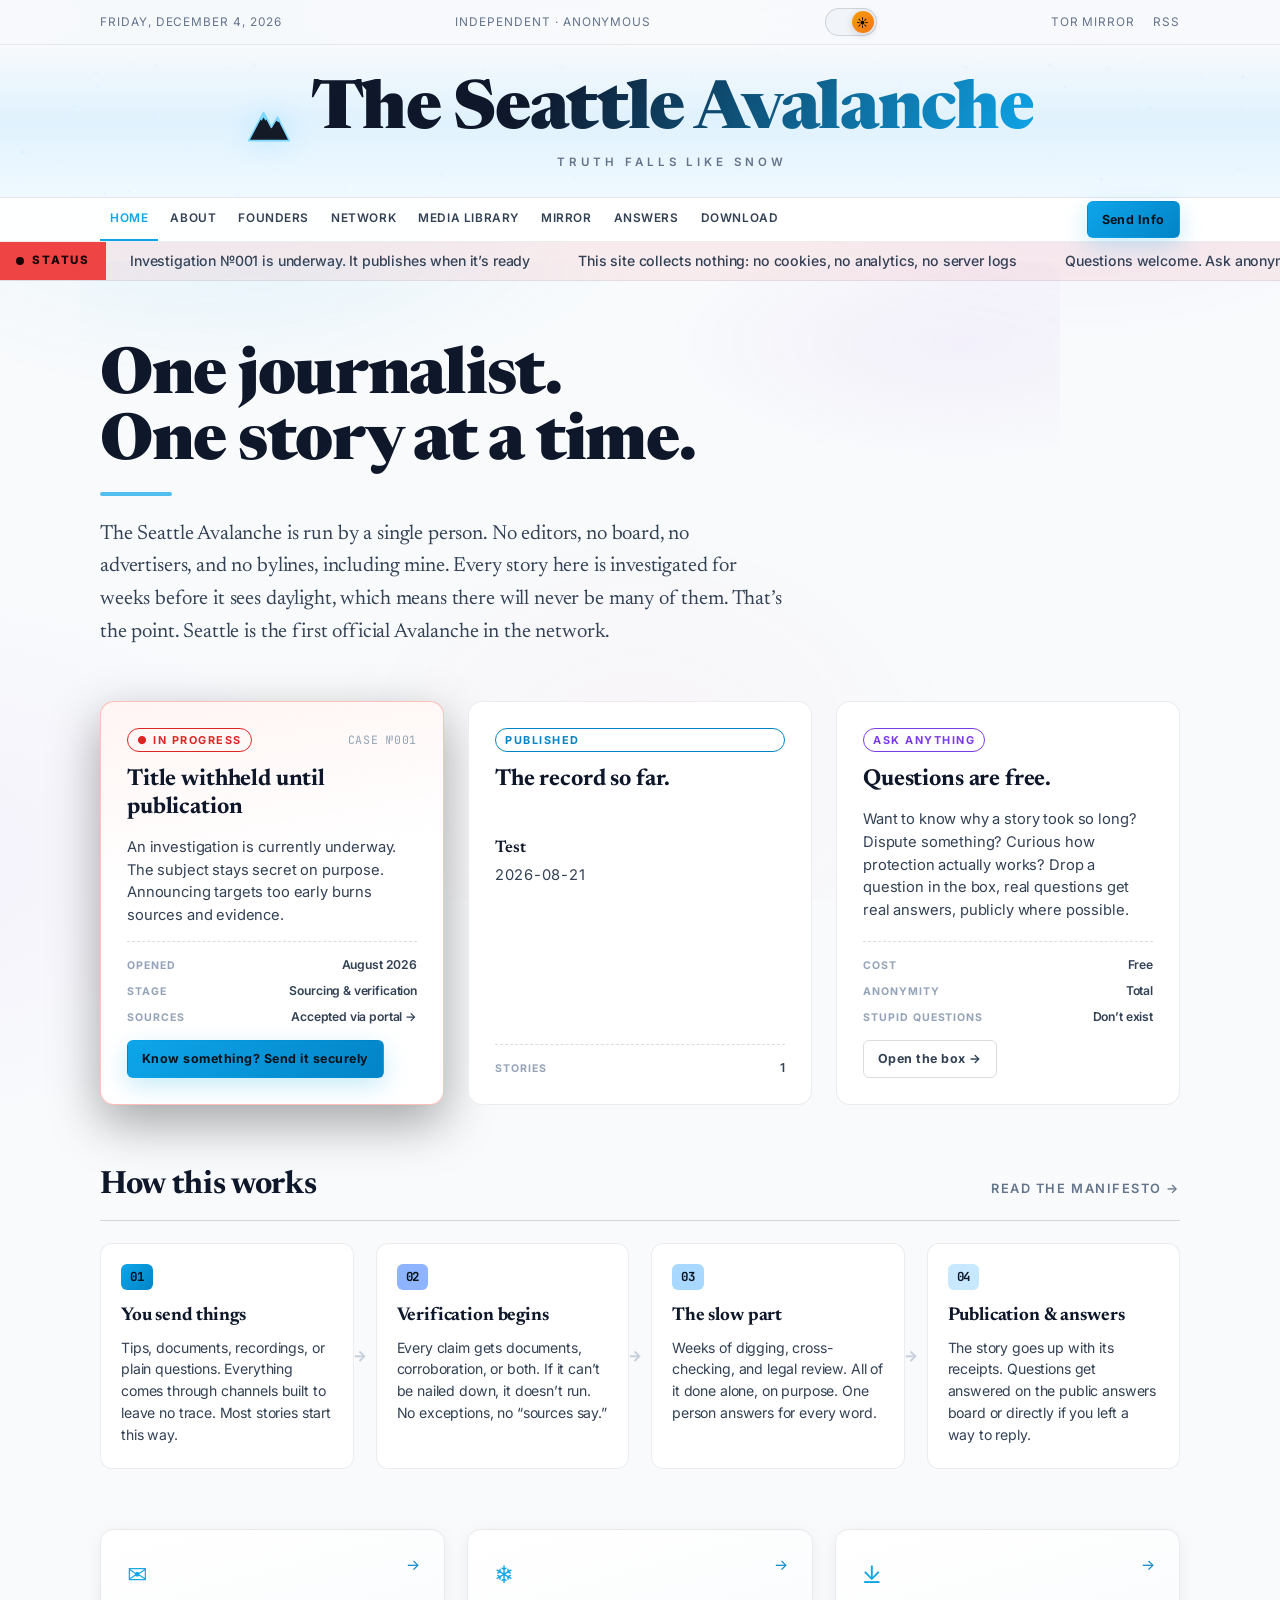
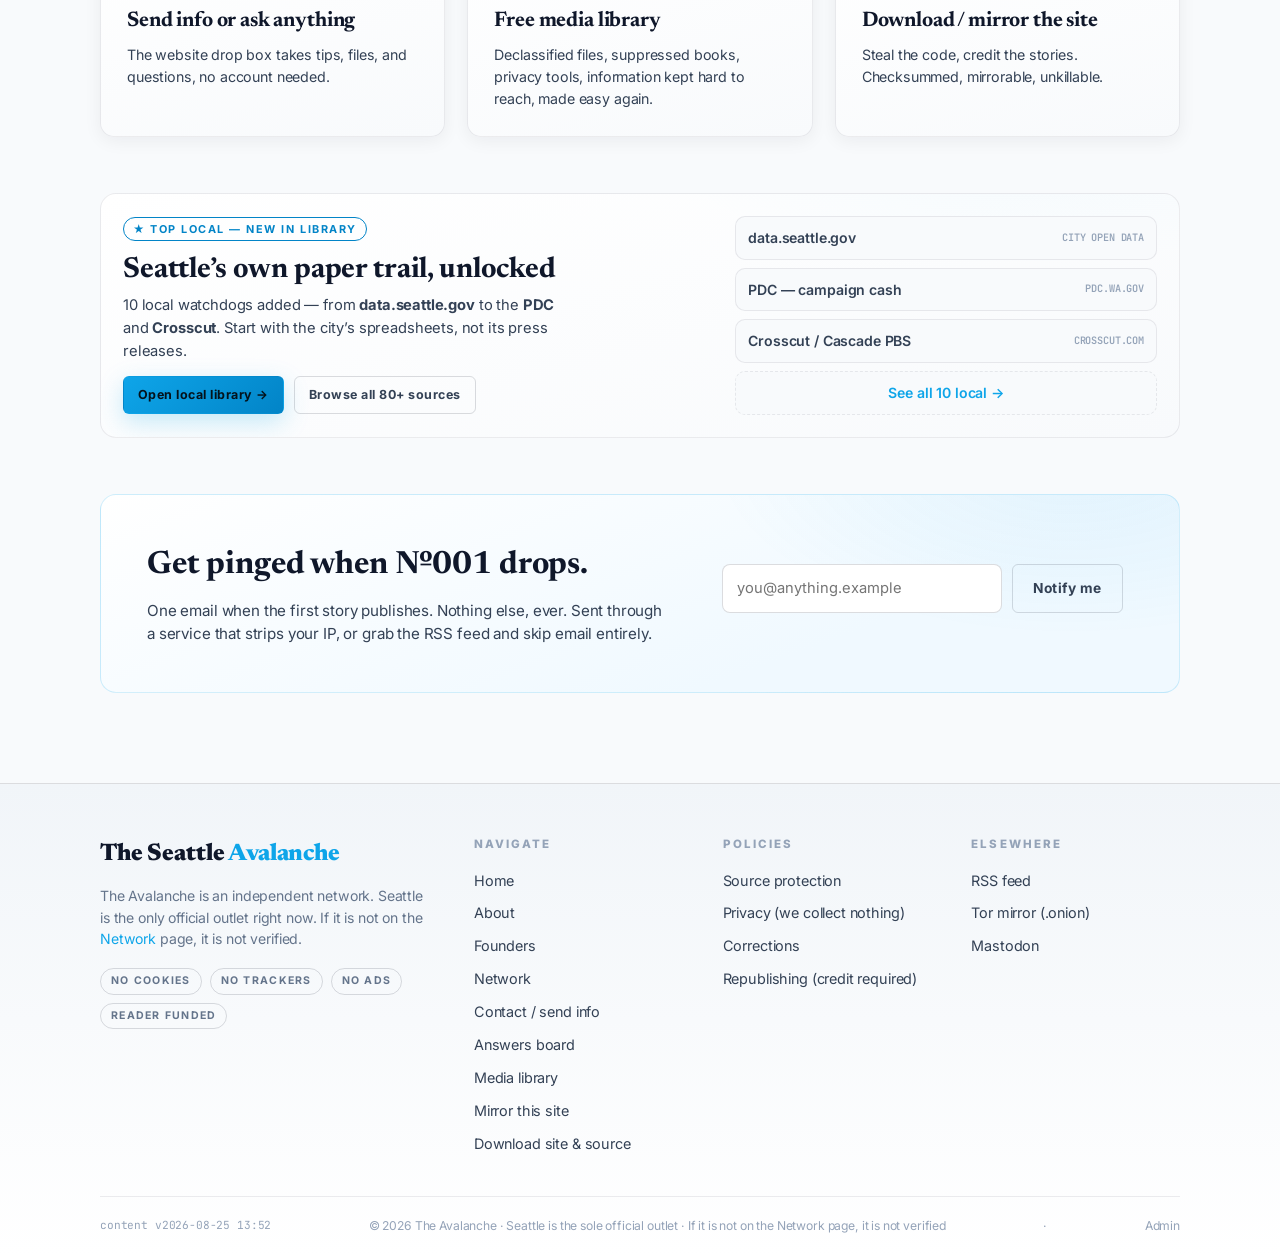
<file: index.html>
﻿<!DOCTYPE html>
<html lang="en">
<head>
  <meta charset="UTF-8" />
  <meta name="viewport" content="width=device-width, initial-scale=1.0" />
  <title>The Seattle Avalanche</title>
  <meta name="description" content="The Seattle Avalanche is a one-person, reader-funded newsroom. No ads, no trackers, no bylines. Few stories, each one earned." />
  <meta name="referrer" content="no-referrer" />
  <link rel="icon" href="data:image/svg+xml,%3Csvg xmlns='http://www.w3.org/2000/svg' viewBox='0 0 32 32'%3E%3Crect width='32' height='32' rx='6' fill='%230a0e14'/%3E%3Cpath d='M4 26 L13 9 L18 18 L21 13 L28 26 Z' fill='%237dd7ff'/%3E%3C/svg%3E" />
  <link rel="preconnect" href="https://fonts.googleapis.com" />
  <link rel="preconnect" href="https://fonts.gstatic.com" crossorigin />
  <link href="https://fonts.googleapis.com/css2?family=Newsreader:ital,opsz,wght@0,6..72,400..800;1,6..72,400..800&family=Inter:wght@400;500;600;700;800&family=JetBrains+Mono:wght@400;700&display=swap" rel="stylesheet" />
  <link rel="stylesheet" href="css/styles.css" />
  <script src="js/script.js" defer></script>
  <script src="js/content.js" defer></script>
  <script src="js/site.js" defer></script>
<style>
.statement{position:relative}
.statement::before{content:"";position:absolute;top:-20px;left:-20px;right:-20px;bottom:-10px;background:radial-gradient(600px 200px at 20% 0%, rgba(125,215,255,0.07), transparent 60%), radial-gradient(500px 200px at 90% 20%, rgba(157,78,221,0.06), transparent 60%);pointer-events:none;border-radius:18px}
.statement h1{position:relative}
.statement h1::after{content:"";display:block;width:72px;height:4px;margin-top:14px;background:var(--ice);border-radius:999px;opacity:.7}
.status-card{transition:transform .2s, border-color .2s, box-shadow .2s}
.status-card:hover{transform:translateY(-4px);border-color:rgba(125,215,255,0.3);box-shadow:0 18px 40px rgba(0,0,0,0.28)}
.status-card--active:hover{box-shadow:0 18px 40px rgba(255,107,157,0.18)}
.how-step{position:relative;transition:transform .2s, border-color .2s}
.how-step:hover{transform:translateY(-3px);border-color:rgba(125,215,255,0.25)}
.how-step::after{content:"→";position:absolute;right:-14px;top:50%;transform:translateY(-50%);color:var(--faint);font-weight:800;opacity:.5}
.how-step:last-child::after{display:none}
@media(max-width:860px){.how-step::after{display:none}}
.cta-card{overflow:hidden}
.cta-card::before{content:"";position:absolute;inset:0;background:radial-gradient(400px 120px at 90% -10%, rgba(125,215,255,0.08), transparent 60%);opacity:0;transition:opacity .2s;pointer-events:none}
.cta-card:hover::before{opacity:1}
.feature-strip{margin:56px 0 8px;background:linear-gradient(165deg, var(--surface), #0d1219);border:1px solid var(--line);border-radius:16px;padding:22px;display:grid;grid-template-columns:1.4fr 1fr;gap:22px;align-items:center;position:relative;overflow:hidden}
.feature-strip::before{content:"";position:absolute;inset:0;background:radial-gradient(600px 200px at 85% -20%, rgba(125,215,255,0.06), transparent 60%);pointer-events:none}
.feature-strip h2{font-family:var(--font-serif);font-size:clamp(1.3rem,2.5vw,1.8rem);position:relative}
.feature-strip p{color:var(--text-soft);font-size:.92rem;max-width:50ch;position:relative}
.feature-links{display:grid;gap:8px;position:relative}
.feature-links a{display:flex;justify-content:space-between;align-items:center;gap:12px;padding:10px 12px;border:1px solid var(--line);border-radius:10px;background:var(--bg-raise);color:var(--text-soft);font-weight:600;font-size:.88rem}
.feature-links a:hover{border-color:var(--ice);color:var(--ice)}
.feature-links .src{font-family:var(--font-mono);font-size:.64rem;color:var(--faint)}
[data-theme="light"] .feature-strip{background:linear-gradient(165deg, #ffffff, #f8fafc);border-color:var(--line)}
[data-theme="light"] .feature-links a{background:#f8fafc}
</style>
</head>
<body>
  <a class="skip-link" href="#main">Skip to content</a>

  <!-- ================= Header ================= -->
  <header>
    <div class="topbar">
      <div class="container topbar-inner">
        <span data-date>Friday, August 21, 2026</span>
        <span class="tagline">Independent · Anonymous</span>
        <button class="theme-toggle" aria-label="Toggle theme" title="Toggle theme"><span class="theme-toggle-knob">&#9789;</span></button>
          <nav class="topbar-links" aria-label="Utility">
          <a href="#" title="Onion service coming soon">Tor Mirror</a>
          <a href="#">RSS</a>
        </nav>
      </div>
    </div>

    <div class="masthead">
      <canvas id="snow-canvas" aria-hidden="true"></canvas>
      <div class="container masthead-inner">
        <svg class="logo-mark" width="56" height="46" viewBox="0 0 56 46" fill="none" aria-hidden="true">
          <path d="M2 43 L21 7 L31 26 L39 13 L54 43 Z" fill="#141b27" stroke="#7dd7ff" stroke-width="2" stroke-linejoin="round"/>
          <path d="M16 15 L21 7 L26 14 L23.5 17.5 L21 13.5 L18.5 17.5 Z" fill="#7dd7ff"/>
          <path d="M36.5 17 L39 13 L41.8 17.4 L40 19.5 Z" fill="#7dd7ff"/>
        </svg>
        <div class="masthead-title">
          <a href="index.html"><span>The Seattle Avalanche</span></a>
          <p class="motto">Truth falls like snow</p>
        </div>
      </div>
    </div>

    <nav class="navbar" aria-label="Primary">
      <div class="container navbar-inner">
        <button class="nav-toggle" aria-expanded="false" aria-controls="primary-nav">MENU ☰</button>
        <ul class="nav-list" id="primary-nav">
          <li><a href="index.html" aria-current="page">Home</a></li>
          <li><a href="about.html">About</a></li>
          <li><a href="founders.html">Founders</a></li>
          <li><a href="network.html">Network</a></li>
          <li><a href="library.html">Media Library</a></li>
          <li><a href="mirror.html">Mirror</a></li>
          <li><a href="answers.html">Answers</a></li>
          <li><a href="download.html">Download</a></li>
        </ul>
        <a href="submit.html" class="btn btn--primary btn--small nav-cta">Send Info</a>
      </div>
    </nav>
  </header>

  <!-- ================= Site notices ticker ================= -->
  <div class="ticker" role="region" aria-label="Site notices">
    <span class="ticker-label"><span class="dot"></span>Status</span>
    <div class="ticker-track">
      <div class="ticker-content" id="ticker-items">
        <a href="#investigation">Investigation №001 is underway. It publishes when it’s ready</a>
        <a href="about.html">This site collects nothing: no cookies, no analytics, no server logs</a>
        <a href="submit.html">Questions welcome. Ask anonymously through the drop box</a>
        <a href="answers.html">Public answers board is open. Read replies to past questions</a>
        <a href="download.html">Download this entire website, source code included</a>
      </div>
    </div>
  </div>

  <main id="main" class="container">

    <!-- ================= Statement ================= -->
    <section class="statement" data-reveal>
      <h1>One journalist.<br />One story at a time.</h1>
      <p class="lede">
        The Seattle Avalanche is run by a single person. No editors, no board,
        no advertisers, and no bylines, including mine. Every story here is
        investigated for weeks before it sees daylight, which means there will
        never be many of them. That’s the point. Seattle is the first official Avalanche in the network.
      </p>
    </section>

    <!-- ================= Status board ================= -->
    <section aria-label="Newsroom status">
      <div class="status-grid">

        <article class="status-card status-card--active" id="investigation" data-reveal>
          <div class="status-head">
            <span class="chip chip--surveil">● In progress</span>
            <span class="mono-tag" id="case-num">CASE №001</span>
          </div>
          <h2 id="case-title">Title withheld until publication</h2>
          <p id="case-blurb">
            An investigation is currently underway. The subject stays secret on
            purpose, announcing targets too early burns sources and evidence.
            What can be said: it involves public institutions, documents already
            in hand, and people who deserve answers.
          </p>
          <dl class="case-meta">
            <div><dt>Opened</dt><dd id="case-opened">August 2026</dd></div>
            <div><dt>Stage</dt><dd id="case-stage">Sourcing &amp; verification</dd></div>
            <div><dt>Sources</dt><dd>Accepted via portal →</dd></div>
          </dl>
          <a href="submit.html" class="btn btn--primary btn--small" id="case-link">Know something? Send it securely</a>
        </article>

        <article class="status-card" id="pub-slot" data-reveal>
          <div class="status-head">
            <span class="chip chip--local">Published</span>
          </div>
          <h2>Nothing yet.</h2>
          <p>
            No apology here. That’s the standard. The first story lands when it’s done.
            Expect silence between publications and depth within them.
          </p>
          <dl class="case-meta">
            <div><dt>Stories</dt><dd>0</dd></div>
            <div><dt>Weeks per story</dt><dd>All of them</dd></div>
            <div><dt>Rushed takes</dt><dd>0, forever</dd></div>
          </dl>
        </article>

        <article class="status-card" data-reveal>
          <div class="status-head">
            <span class="chip chip--politics">Ask anything</span>
          </div>
          <h2>Questions are free.</h2>
          <p>
            Want to know why a story took so long? Dispute something? Curious
            how protection actually works? Drop a question in the box, real
            questions get real answers, publicly where possible.
          </p>
          <dl class="case-meta">
            <div><dt>Cost</dt><dd>Free</dd></div>
            <div><dt>Anonymity</dt><dd>Total</dd></div>
            <div><dt>Stupid questions</dt><dd>Don’t exist</dd></div>
          </dl>
          <a href="submit.html" class="btn btn--ghost btn--small">Open the box →</a>
        </article>

      </div>
    </section>

    <!-- ================= How this works ================= -->
    <section aria-label="How this works">
      <div class="section-head" data-reveal>
        <h2>How this works</h2>
        <a href="about.html" class="more">Read the manifesto →</a>
      </div>
      <div class="steps-row">
        <div class="how-step" data-reveal>
          <span class="num">01</span>
          <h3>You send things</h3>
          <p>Tips, documents, recordings, or plain questions. Everything comes through channels built to leave no trace. Most stories start this way.</p>
        </div>
        <div class="how-step" data-reveal>
          <span class="num">02</span>
          <h3>Verification begins</h3>
          <p>Every claim gets documents, corroboration, or both. If it can’t be nailed down, it doesn’t run. No exceptions, no “sources say.”</p>
        </div>
        <div class="how-step" data-reveal>
          <span class="num">03</span>
          <h3>The slow part</h3>
          <p>Weeks of digging, cross-checking, and legal review. All of it done alone, on purpose. One person answers for every word.</p>
        </div>
        <div class="how-step" data-reveal>
          <span class="num">04</span>
          <h3>Publication &amp; answers</h3>
          <p>The story goes up with its receipts. Questions get answered on the public answers board or directly if you left a way to reply.</p>
        </div>
      </div>
    </section>

    <!-- ================= Big CTAs ================= -->
    <section class="cta-trio" aria-label="Explore">
      <a href="submit.html" class="cta-card" data-reveal>
        <span class="cta-icon">✉</span>
        <h3>Send info or ask anything</h3>
        <p>The website drop box takes tips, files, and questions, no account needed.</p>
        <span class="cta-arrow">→</span>
      </a>
      <a href="library.html" class="cta-card" data-reveal>
        <span class="cta-icon">❄</span>
        <h3>Free media library</h3>
        <p>Declassified files, suppressed books, privacy tools, information kept hard to reach, made easy again.</p>
        <span class="cta-arrow">→</span>
      </a>
      <a href="download.html" class="cta-card" data-reveal>
        <span class="cta-icon">⤓</span>
        <h3>Download / mirror the site</h3>
        <p>Steal the code, credit the stories. Checksummed, mirrorable, unkillable.</p>
        <span class="cta-arrow">→</span>
      </a>
    </section>


    <!-- ================= Featured Library (top local) ================= -->
    <section class="feature-strip" data-reveal aria-labelledby="feat-h">
      <div>
        <span class="chip chip--local" style="margin-bottom:8px">★ Top local — new in library</span>
        <h2 id="feat-h">Seattle’s own paper trail, unlocked</h2>
        <p>10 local watchdogs added — from <b>data.seattle.gov</b> to the <b>PDC</b> and <b>Crosscut</b>. Start with the city’s spreadsheets, not its press releases.</p>
        <div style="display:flex;gap:10px;flex-wrap:wrap;margin-top:14px">
          <a href="library.html#local" class="btn btn--primary btn--small">Open local library →</a>
          <a href="library.html" class="btn btn--ghost btn--small">Browse all 80+ sources</a>
        </div>
      </div>
      <div class="feature-links">
        <a href="https://data.seattle.gov/" target="_blank" rel="noopener noreferrer">data.seattle.gov <span class="src">CITY OPEN DATA</span></a>
        <a href="https://www.pdc.wa.gov/" target="_blank" rel="noopener noreferrer">PDC — campaign cash <span class="src">PDC.WA.GOV</span></a>
        <a href="https://crosscut.com/" target="_blank" rel="noopener noreferrer">Crosscut / Cascade PBS <span class="src">CROSSCUT.COM</span></a>
        <a href="library.html#local" style="justify-content:center;color:var(--ice);border-style:dashed">See all 10 local →</a>
      </div>
    </section>

    <!-- ================= Notify ================= -->
    <section class="notify-band" data-reveal>
      <div>
        <h2>Get pinged when №001 drops.</h2>
        <p>One email when the first story publishes. Nothing else, ever. Sent through a service that strips your IP, or grab the RSS feed and skip email entirely.</p>
      </div>
      <form class="notify-form" id="nl-form" action="/api/subscribe" method="post">
        <label for="nl-email" hidden>Your email</label>
        <input id="nl-email" name="email" type="email" placeholder="you@anything.example" autocomplete="email" required />
        <input type="text" name="_gotcha" tabindex="-1" autocomplete="off" aria-hidden="true" hidden />
        <button type="submit" class="btn btn--ghost" id="nl-btn">Notify me</button>
        <span id="nl-status" role="status" aria-live="polite" style="flex-basis:100%;font-size:0.85rem;"></span>
      </form>
    </section>

  </main>

  <!-- ================= Footer ================= -->
  <footer class="site-footer">
    <div class="container">
      <div class="footer-grid">
        <div class="footer-brand">
          <div class="foot-logo">The Seattle <span>Avalanche</span></div>
          <p>The Avalanche is an independent network. Seattle is the only official outlet right now. If it is not on the <a href="network.html">Network</a> page, it is not verified.</p>
          <div class="privacy-badges">
            <span class="badge">No cookies</span>
            <span class="badge">No trackers</span>
            <span class="badge">No ads</span>
            <span class="badge">Reader funded</span>
          </div>
        </div>

        <div class="footer-col">
          <h4>Navigate</h4>
          <ul>
            <li><a href="index.html">Home</a></li>
            <li><a href="about.html">About</a></li>
          <li><a href="founders.html">Founders</a></li>
          <li><a href="network.html">Network</a></li>
            <li><a href="submit.html">Contact / send info</a></li>
            <li><a href="answers.html">Answers board</a></li>
            <li><a href="library.html">Media library</a></li>
            <li><a href="mirror.html">Mirror this site</a></li>
            <li><a href="download.html">Download site &amp; source</a></li>
          </ul>
        </div>

        <div class="footer-col">
          <h4>Policies</h4>
          <ul>
            <li><a href="about.html#faq">Source protection</a></li>
            <li><a href="about.html#faq">Privacy (we collect nothing)</a></li>
            <li><a href="#">Corrections</a></li>
            <li><a href="#">Republishing (credit required)</a></li>
          </ul>
        </div>

        <div class="footer-col">
          <h4>Elsewhere</h4>
          <ul>
            <li><a href="#">RSS feed</a></li>
            <li><a href="#">Tor mirror (.onion)</a></li>
            <li><a href="#">Mastodon</a></li>
          </ul>
        </div>
      </div>

      <div class="footer-bottom">
        <span class="mono" id="ver-stamp"></span>
        <span>© 2026 The Avalanche · Seattle is the sole official outlet · If it is not on the Network page, it is not verified</span> · <a href="admin.html" style="color:var(--faint);text-decoration:none;" title="Staff login">Admin</a>
      </div>
    </div>
  </footer>

<script>
  // Notify list signup
  document.addEventListener('DOMContentLoaded', function () {
    var form = document.getElementById('nl-form');
    if (!form) return;
    form.addEventListener('submit', function (e) {
      e.preventDefault();
      var btn = document.getElementById('nl-btn');
      var st = document.getElementById('nl-status');
      var email = (document.getElementById('nl-email').value || '').trim();
      st.textContent = '';
      st.style.color = '';
      if (!/^[^@\s]+@[^@\s]+\.[^@\s]+$/.test(email)) {
        st.textContent = 'That address does not look right.';
        st.style.color = '#ff5d5d';
        return;
      }
      btn.disabled = true;
      var fd = new FormData(form);
      var go = function (url) {
        return fetch(url, { method: 'POST', body: fd })
          .then(function (r) { return r.text(); })
          .then(function (txt) { try { return JSON.parse(txt); } catch (e2) { return { ok: false }; } });
      };
      go('/api/subscribe')
        .catch(function () { return { ok: false }; })
        .then(function (data) {
          if (data && data.ok) {
            st.textContent = data.already
              ? "You are already on the list. We will not double-ping you."
              : "You are on the list. One ping when it drops, then silence.";
            st.style.color = '#6fe0a8';
            form.reset();
          } else {
            return go(form.action).then(function (data2) {
              if (data2 && data2.ok) {
                st.textContent = 'You are on the list. One ping when it drops.';
                st.style.color = '#6fe0a8';
                form.reset();
              } else {
                st.textContent = (data2 && data2.error) ? data2.error : 'Could not sign you up right now. Try again later.';
                st.style.color = '#ff5d5d';
              }
            });
          }
        })
        .finally(function () { btn.disabled = false; });
    });
  });
</script>
</body>
</html>
</file>
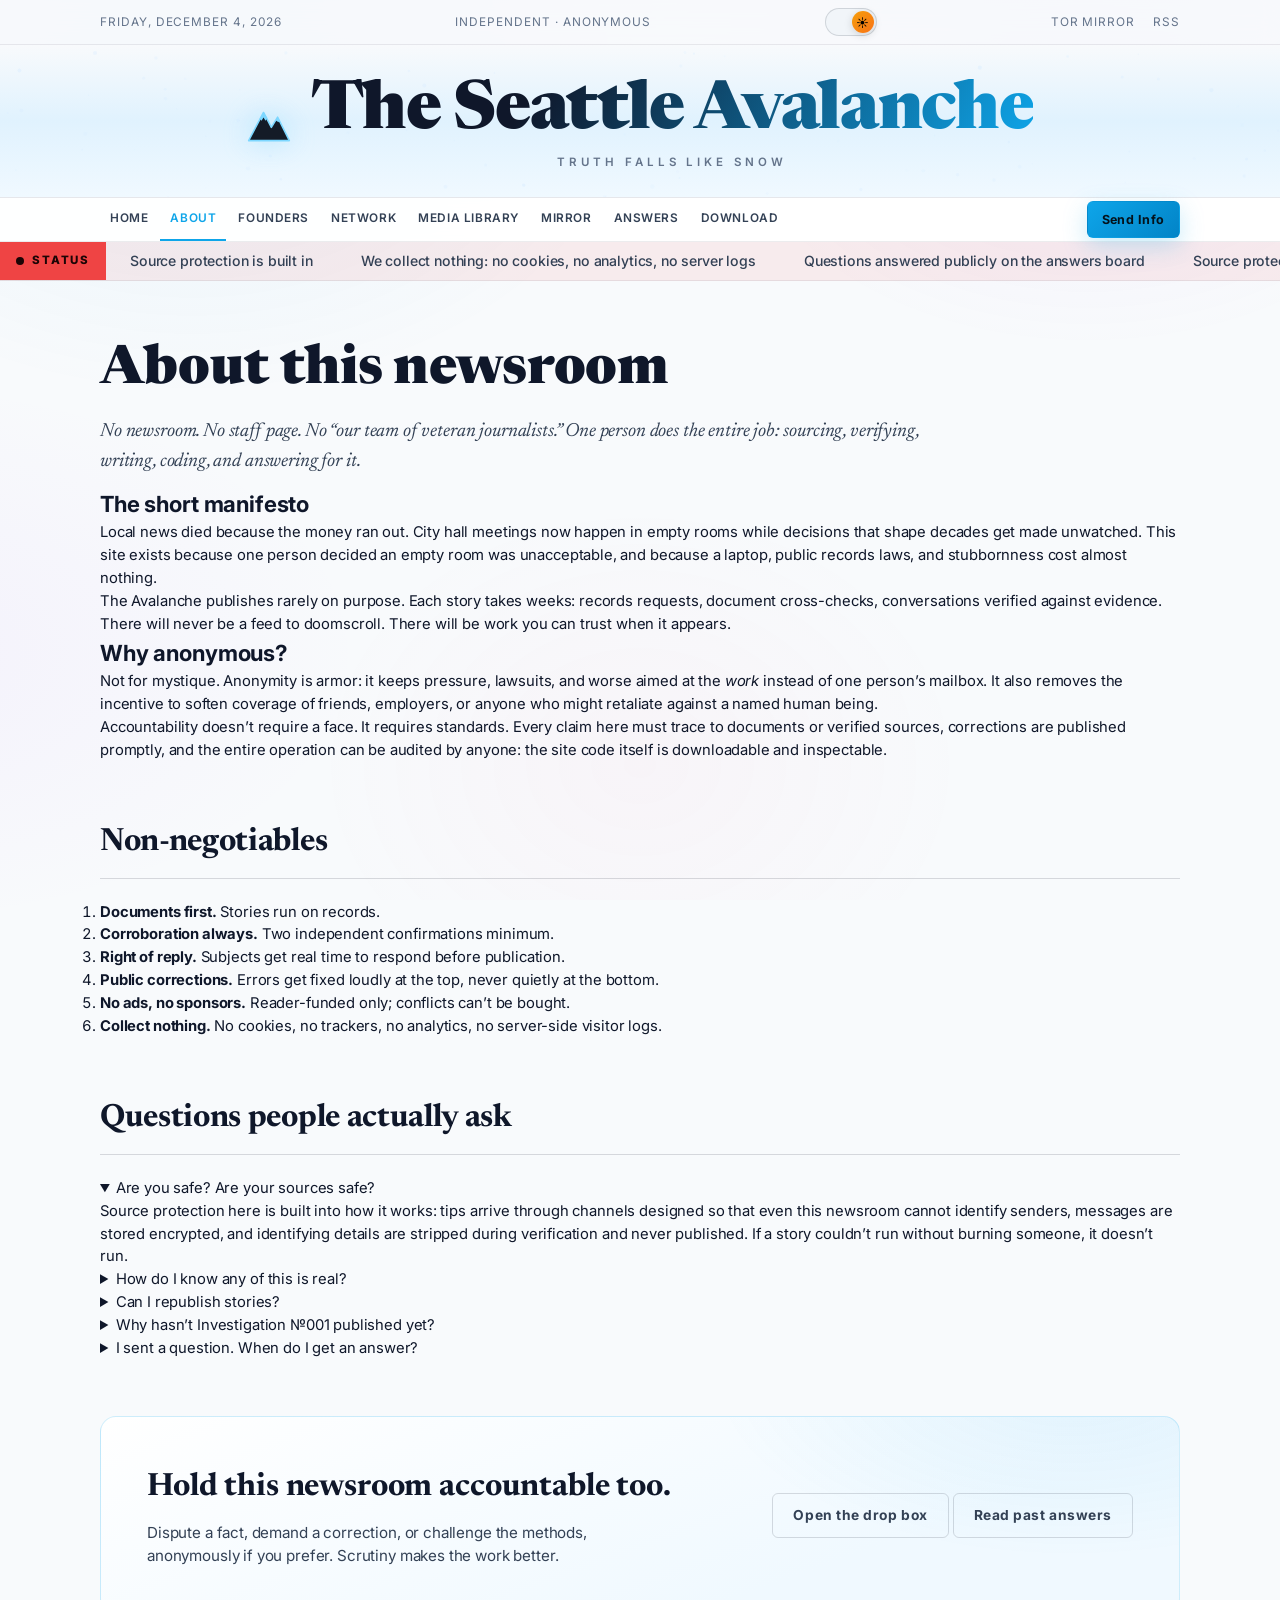
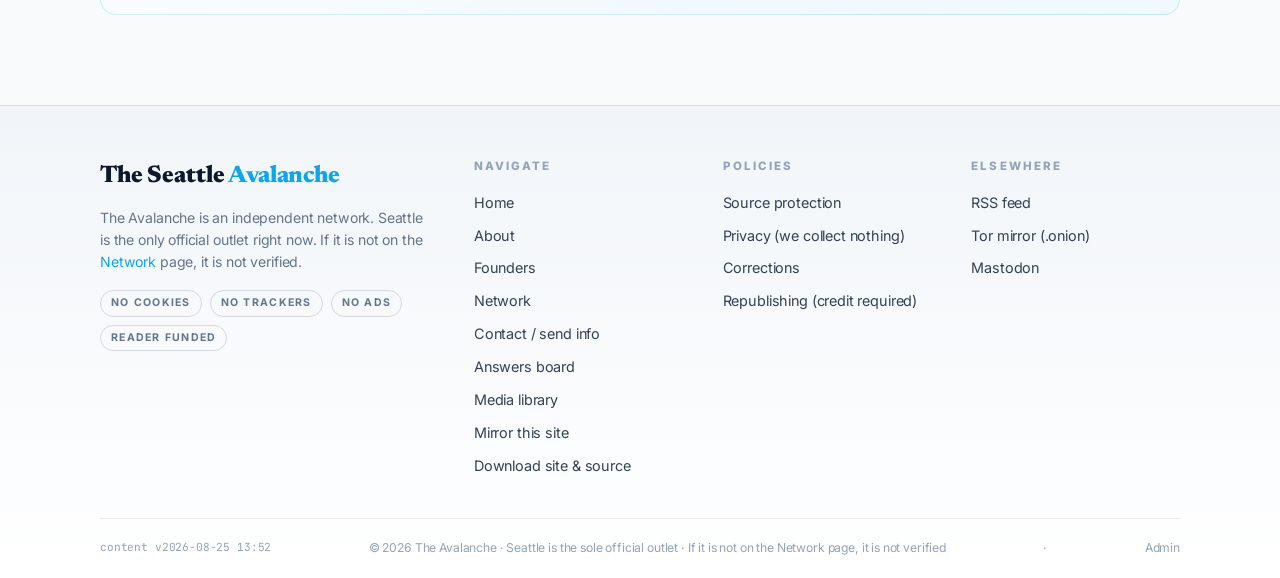
<file: about.html>
﻿<!DOCTYPE html>
<html lang="en">
<head>
  <meta charset="UTF-8" />
  <meta name="viewport" content="width=device-width, initial-scale=1.0" />
  <title>About | The Seattle Avalanche</title>
  <meta name="description" content="Why this newsroom exists, how it protects sources, and why there is no byline anywhere on it." />
  <meta name="referrer" content="no-referrer" />
  <link rel="icon" href="data:image/svg+xml,%3Csvg xmlns='http://www.w3.org/2000/svg' viewBox='0 0 32 32'%3E%3Crect width='32' height='32' rx='6' fill='%230a0e14'/%3E%3Cpath d='M4 26 L13 9 L18 18 L21 13 L28 26 Z' fill='%237dd7ff'/%3E%3C/svg%3E" />
  <link rel="preconnect" href="https://fonts.googleapis.com" />
  <link rel="preconnect" href="https://fonts.gstatic.com" crossorigin />
  <link href="https://fonts.googleapis.com/css2?family=Newsreader:ital,opsz,wght@0,6..72,400..800;1,6..72,400..800&family=Inter:wght@400;500;600;700;800&family=JetBrains+Mono:wght@400;700&display=swap" rel="stylesheet" />
  <link rel="stylesheet" href="css/styles.css" />
  <script src="js/script.js" defer></script>
  <script src="js/content.js" defer></script>
  <script src="js/site.js" defer></script>
</head>
<body>
  <a class="skip-link" href="#main">Skip to content</a>

  <!-- ================= Header ================= -->
  <header>
    <div class="topbar">
      <div class="container topbar-inner">
        <span data-date>Friday, August 21, 2026</span>
        <span class="tagline">Independent · Anonymous</span>
        <button class="theme-toggle" aria-label="Toggle theme" title="Toggle theme"><span class="theme-toggle-knob">&#9789;</span></button>
          <nav class="topbar-links" aria-label="Utility">
          <a href="#" title="Onion service coming soon">Tor Mirror</a>
          <a href="#">RSS</a>
        </nav>
      </div>
    </div>

    <div class="masthead">
      <canvas id="snow-canvas" aria-hidden="true"></canvas>
      <div class="container masthead-inner">
        <svg class="logo-mark" width="56" height="46" viewBox="0 0 56 46" fill="none" aria-hidden="true">
          <path d="M2 43 L21 7 L31 26 L39 13 L54 43 Z" fill="#141b27" stroke="#7dd7ff" stroke-width="2" stroke-linejoin="round"/>
          <path d="M16 15 L21 7 L26 14 L23.5 17.5 L21 13.5 L18.5 17.5 Z" fill="#7dd7ff"/>
          <path d="M36.5 17 L39 13 L41.8 17.4 L40 19.5 Z" fill="#7dd7ff"/>
        </svg>
        <div class="masthead-title">
          <a href="index.html"><span>The Seattle Avalanche</span></a>
          <p class="motto">Truth falls like snow</p>
        </div>
      </div>
    </div>

    <nav class="navbar" aria-label="Primary">
      <div class="container navbar-inner">
        <button class="nav-toggle" aria-expanded="false" aria-controls="primary-nav">MENU ☰</button>
        <ul class="nav-list" id="primary-nav">
          <li><a href="index.html">Home</a></li>
          <li><a href="about.html" aria-current="page">About</a></li>
          <li><a href="founders.html">Founders</a></li>
            <li><a href="network.html">Network</a></li>
          <li><a href="library.html">Media Library</a></li>
          <li><a href="mirror.html">Mirror</a></li>
          <li><a href="answers.html">Answers</a></li>
          <li><a href="download.html">Download</a></li>
        </ul>
        <a href="submit.html" class="btn btn--primary btn--small nav-cta">Send Info</a>
      </div>
    </nav>
  </header>

  <!-- ================= Site notices ticker ================= -->
  <div class="ticker" role="region" aria-label="Site notices">
    <span class="ticker-label"><span class="dot"></span>Status</span>
    <div class="ticker-track">
      <div class="ticker-content">
        <a href="#faq">Source protection is built in</a>
        <a href="#faq">We collect nothing: no cookies, no analytics, no server logs</a>
        <a href="submit.html">Questions answered publicly on the answers board</a>
      </div>
    </div>
  </div>

  <main id="main" class="container">

    <section class="page-hero" data-reveal>
      <h1>About this newsroom</h1>
      <p class="lede">
        No newsroom. No staff page. No “our team of veteran journalists.”
        One person does the entire job: sourcing, verifying, writing,
        coding, and answering for it.
      </p>
    </section>

    <section class="manifesto-grid" data-reveal>
      <div class="manifesto-col">
        <h2>The short manifesto</h2>
        <p>
          Local news died because the money ran out. City hall meetings now
          happen in empty rooms while decisions that shape decades get made
          unwatched. This site exists because one person decided an empty
          room was unacceptable, and because a laptop, public records laws,
          and stubbornness cost almost nothing.
        </p>
        <p>
          The Avalanche publishes rarely on purpose. Each story takes weeks:
          records requests, document cross-checks, conversations verified
          against evidence. There will never be a feed to doomscroll. There
          will be work you can trust when it appears.
        </p>
      </div>
      <div class="manifesto-col">
        <h2>Why anonymous?</h2>
        <p>
          Not for mystique. Anonymity is armor: it keeps pressure, lawsuits,
          and worse aimed at the <em>work</em> instead of one person’s mailbox.
          It also removes the incentive to soften coverage of friends, employers,
          or anyone who might retaliate against a named human being.
        </p>
        <p>
          Accountability doesn’t require a face. It requires standards. Every
          claim here must trace to documents or verified sources, corrections
          are published promptly, and the entire operation can be audited by
          anyone: the site code itself is downloadable and inspectable.
        </p>
      </div>
    </section>

    <section data-reveal aria-labelledby="principles-h">
      <div class="section-head">
        <h2 id="principles-h">Non-negotiables</h2>
      </div>
      <ol class="rules-list">
        <li><strong>Documents first.</strong> Stories run on records.</li>
        <li><strong>Corroboration always.</strong> Two independent confirmations minimum.</li>
        <li><strong>Right of reply.</strong> Subjects get real time to respond before publication.</li>
        <li><strong>Public corrections.</strong> Errors get fixed loudly at the top, never quietly at the bottom.</li>
        <li><strong>No ads, no sponsors.</strong> Reader-funded only; conflicts can’t be bought.</li>
        <li><strong>Collect nothing.</strong> No cookies, no trackers, no analytics, no server-side visitor logs.</li>
      </ol>
    </section>

    <section id="faq" data-reveal aria-labelledby="faq-h">
      <div class="section-head">
        <h2 id="faq-h">Questions people actually ask</h2>
      </div>

      <details class="faq-item" open>
        <summary>Are you safe? Are your sources safe?</summary>
        <div class="faq-body">
          <p>
            Source protection here is built into how it works: tips arrive
            through channels designed so that even this newsroom cannot identify
            senders, messages are stored encrypted, and identifying details are
            stripped during verification and never published. If a story
            couldn’t run without burning someone, it doesn’t run.
          </p>
        </div>
      </details>

      <details class="faq-item">
        <summary>How do I know any of this is real?</summary>
        <div class="faq-body">
          <p>
            Trust is earned per-story, and receipts are part of the format:
            documents are quoted precisely, methods are described, and where
            legal, source material is published alongside reporting. You are
            also free to download the whole site, mirror it, and hold these
            words hostage against revisionism.
          </p>
        </div>
      </details>

      <details class="faq-item">
        <summary>Can I republish stories?</summary>
        <div class="faq-body">
          <p>
            Yes. Stories carry a Creative Commons BY license, republish freely
            with attribution to The Seattle Avalanche and a link. The website
            code itself is CC0: steal it, fork it, start your own avalanche in
            your own city. That’s the point.
          </p>
        </div>
      </details>

      <details class="faq-item">
        <summary>Why hasn’t Investigation №001 published yet?</summary>
        <div class="faq-body">
          <p>
            Because publishing early burns sources and hands targets time to
            destroy records. The story goes up when the evidence is nailed
            down and subjects have had their right of reply. Silence between
            publications is what diligence looks like from the outside.
          </p>
        </div>
      </details>

      <details class="faq-item">
        <summary>I sent a question. When do I get an answer?</summary>
        <div class="faq-body">
          <p>
            Every question is read. Answers go up on the public
            <a href="answers.html">answers board</a>; if you included a way to
            reply, you’ll hear back directly. Nothing you sent identifies you
            unless you chose to sign it.
          </p>
        </div>
      </details>
    </section>

    <section class="notify-band" data-reveal>
      <div>
        <h2>Hold this newsroom accountable too.</h2>
        <p>Dispute a fact, demand a correction, or challenge the methods, anonymously if you prefer. Scrutiny makes the work better.</p>
      </div>
      <div class="notify-actions">
        <a href="submit.html" class="btn btn--ghost">Open the drop box</a>
        <a href="answers.html" class="btn btn--ghost">Read past answers</a>
      </div>
    </section>

  </main>

  <!-- ================= Footer ================= -->
  <footer class="site-footer">
    <div class="container">
      <div class="footer-grid">
        <div class="footer-brand">
          <div class="foot-logo">The Seattle <span>Avalanche</span></div>
          <p>The Avalanche is an independent network. Seattle is the only official outlet right now. If it is not on the <a href="network.html">Network</a> page, it is not verified.</p>
          <div class="privacy-badges">
            <span class="badge">No cookies</span>
            <span class="badge">No trackers</span>
            <span class="badge">No ads</span>
            <span class="badge">Reader funded</span>
          </div>
        </div>

        <div class="footer-col">
          <h4>Navigate</h4>
          <ul>
            <li><a href="index.html">Home</a></li>
            <li><a href="about.html">About</a></li>
          <li><a href="founders.html">Founders</a></li>
          <li><a href="network.html">Network</a></li>
            <li><a href="submit.html">Contact / send info</a></li>
            <li><a href="answers.html">Answers board</a></li>
            <li><a href="library.html">Media library</a></li>
            <li><a href="mirror.html">Mirror this site</a></li>
            <li><a href="download.html">Download site &amp; source</a></li>
          </ul>
        </div>

        <div class="footer-col">
          <h4>Policies</h4>
          <ul>
            <li><a href="about.html#faq">Source protection</a></li>
            <li><a href="about.html#faq">Privacy (we collect nothing)</a></li>
            <li><a href="#">Corrections</a></li>
            <li><a href="#">Republishing (credit required)</a></li>
          </ul>
        </div>

        <div class="footer-col">
          <h4>Elsewhere</h4>
          <ul>
            <li><a href="#">RSS feed</a></li>
            <li><a href="#">Tor mirror (.onion)</a></li>
            <li><a href="#">Mastodon</a></li>
          </ul>
        </div>
      </div>

      <div class="footer-bottom">
        <span class="mono" id="ver-stamp"></span>
        <span>© 2026 The Avalanche · Seattle is the sole official outlet · If it is not on the Network page, it is not verified</span> · <a href="admin.html" style="color:var(--faint);text-decoration:none;" title="Staff login">Admin</a>
      </div>
    </div>
  </footer>
</body>
</html>
</file>
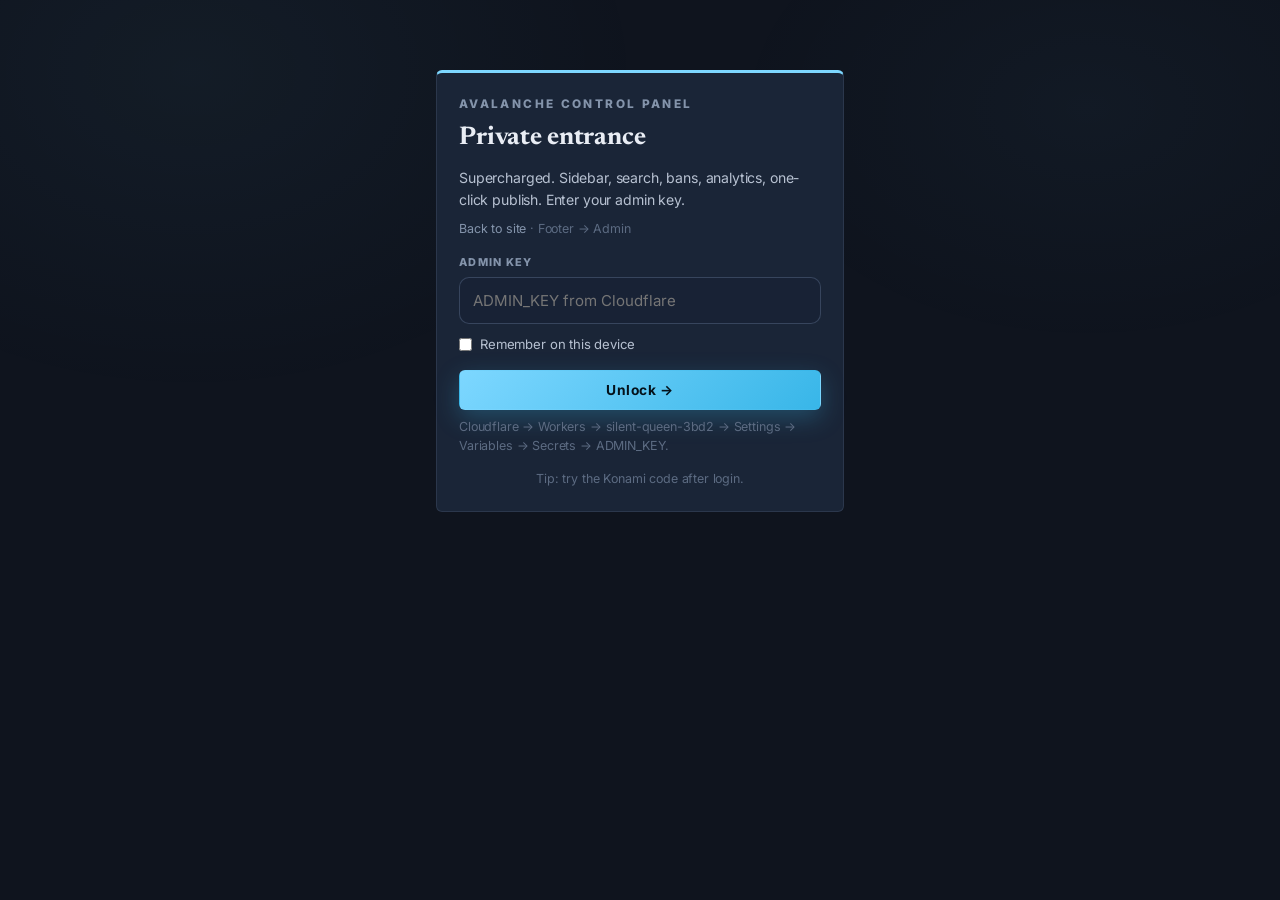
<file: admin.html>
<!DOCTYPE html>
<html lang="en">
<head>
  <meta charset="UTF-8" />
  <meta name="viewport" content="width=device-width, initial-scale=1.0" />
  <title>Avalanche Control Panel - Supercharged</title>
  <meta name="robots" content="noindex,nofollow" />
  <meta name="referrer" content="no-referrer" />
  <link rel="icon" href="data:image/svg+xml,%3Csvg xmlns='http://www.w3.org/2000/svg' viewBox='0 0 32 32'%3E%3Crect width='32' height='32' rx='6' fill='%230a0e14'/%3E%3Cpath d='M4 26 L13 9 L18 18 L21 13 L28 26 Z' fill='%237dd7ff'/%3E%3C/svg%3E" />
  <link href="https://fonts.googleapis.com/css2?family=Newsreader:ital,opsz,wght@0,6..72,400..800&family=Inter:wght@400;500;600;700;800&family=JetBrains+Mono:wght@400;700&display=swap" rel="stylesheet" />
  <link rel="stylesheet" href="css/styles.css" />
  <style>
    :root { --adm-sidebar: 256px; }
    body { background: var(--bg); overflow-x: hidden; }
    .lock-wrap { max-width: 440px; margin: 60px auto; padding: 0 16px; }
    .adm-app { display: flex; min-height: 100vh; }
    .adm-sidebar { width: var(--adm-sidebar); background: linear-gradient(180deg, #0f172a 0%, #0a0e14 100%); border-right: 1px solid var(--line-strong); position: sticky; top: 0; height: 100vh; overflow-y: auto; flex-shrink: 0; display: flex; flex-direction: column; }
    .adm-brand { padding: 22px 20px 18px; border-bottom: 1px solid var(--line); }
    .adm-brand h1 { font-family: var(--font-serif); font-weight: 800; font-size: 1.15rem; line-height: 1.1; }
    .adm-brand h1 span { background: linear-gradient(135deg, #7dd7ff, #9d4edd); -webkit-background-clip: text; -webkit-text-fill-color: transparent; }
    .adm-brand p { font-size: 0.72rem; color: var(--faint); margin-top: 4px; letter-spacing: 0.06em; }
    .adm-nav { padding: 12px 10px; display: grid; gap: 4px; flex: 1; }
    .nav-group { font-size: 0.62rem; font-weight: 800; letter-spacing: 0.14em; text-transform: uppercase; color: var(--faint); padding: 14px 10px 6px; }
    .nav-btn { display: flex; align-items: center; gap: 10px; width: 100%; background: transparent; border: 1px solid transparent; color: var(--text-soft); border-radius: 10px; padding: 10px 12px; font-weight: 600; font-size: 0.88rem; cursor: pointer; text-align: left; transition: all .15s; }
    .nav-btn:hover { background: rgba(125,215,255,0.08); color: var(--text); border-color: rgba(125,215,255,0.15); }
    .nav-btn.active { background: linear-gradient(135deg, rgba(125,215,255,0.15), rgba(157,78,221,0.12)); color: #fff; border-color: rgba(125,215,255,0.3); box-shadow: 0 4px 18px rgba(125,215,255,0.12); }
    .nav-btn .ico { width: 22px; text-align: center; font-size: 1rem; }
    .nav-btn .badge { margin-left: auto; background: var(--ice); color: #04121b; font-size: 0.68rem; font-weight: 800; border-radius: 99px; padding: 2px 7px; }
    .nav-btn .badge.alert { background: #ff5d5d; color: #fff; }
    .adm-sidebar-foot { padding: 14px; border-top: 1px solid var(--line); display: grid; gap: 8px; }
    .adm-main { flex: 1; min-width: 0; max-width: calc(100% - var(--adm-sidebar)); }
    .adm-topbar { position: sticky; top: 0; z-index: 10; background: rgba(10,14,20,0.88); backdrop-filter: blur(12px); border-bottom: 1px solid var(--line); padding: 14px 28px; display: flex; align-items: center; justify-content: space-between; gap: 16px; flex-wrap: wrap; }
    .adm-topbar h2 { font-family: var(--font-serif); font-size: 1.35rem; }
    .adm-topbar h2 small { font-family: var(--font-sans); font-size: 0.72rem; color: var(--muted); font-weight: 600; margin-left: 8px; }
    .adm-content { padding: 24px 28px 80px; max-width: 1060px; }
    .pane { display: none; } .pane.active { display: block; animation: fadeIn .2s ease; }
    @keyframes fadeIn { from{opacity:0;transform:translateY(6px)} to{opacity:1;transform:none} }
    .f-label { display: block; font-size: 0.68rem; font-weight: 800; letter-spacing: 0.12em; text-transform: uppercase; color: var(--muted); margin: 16px 0 6px; }
    .f-input, .f-area, .f-select, .f-search { width: 100%; background: var(--bg-raise); border: 1px solid var(--line-strong); border-radius: 10px; color: var(--text); font: inherit; font-size: 0.94rem; padding: 11px 13px; transition: border-color .15s, box-shadow .15s; }
    .f-search { background: var(--surface); border-radius: 999px; padding-left: 36px; }
    .search-wrap { position: relative; } .search-wrap::before { content:"\2315"; position: absolute; left: 12px; top: 50%; transform: translateY(-50%); color: var(--faint); font-size: 1rem; }
    .f-input:focus, .f-area:focus, .f-select:focus, .f-search:focus { outline: none; border-color: #7dd7ff; box-shadow: 0 0 0 3px rgba(125,215,255,0.12); }
    .f-area { min-height: 200px; font-family: var(--font-mono); font-size: 0.82rem; line-height: 1.55; }
    .f-area.short { min-height: 84px; }
    .grid2 { display: grid; grid-template-columns: 1fr 1fr; gap: 0 18px; }
    @media (max-width: 720px) { .grid2 { grid-template-columns: 1fr; } .adm-sidebar{ display:none;} .adm-main{max-width:100%} .adm-app.nav-open .adm-sidebar{display:flex; position:fixed; inset:0; width:280px; z-index:50;} }
    .kpi-grid { display: grid; grid-template-columns: repeat(auto-fit, minmax(180px,1fr)); gap: 14px; margin-bottom: 20px; }
    .kpi { background: linear-gradient(165deg, var(--surface), #0d1219); border: 1px solid var(--line); border-radius: 14px; padding: 18px; position: relative; overflow: hidden; }
    .kpi::before{ content:""; position:absolute; top:0; left:0; right:0; height:3px; }
    .kpi:nth-child(1)::before{ background: linear-gradient(90deg, #7dd7ff, #0ea5e9); }
    .kpi:nth-child(2)::before{ background: linear-gradient(90deg, #9d4edd, #7c3aed); }
    .kpi:nth-child(3)::before{ background: linear-gradient(90deg, #ff6b9d, #ec4899); }
    .kpi:nth-child(4)::before{ background: linear-gradient(90deg, #a3ff12, #22c55e); }
    .kpi strong { display:block; font-family: var(--font-mono); font-size: 1.7rem; line-height:1; margin-top:6px; }
    .kpi span { font-size: 0.72rem; color: var(--muted); text-transform: uppercase; letter-spacing: 0.1em; font-weight: 700; }
    .story-row { display: flex; justify-content: space-between; align-items: center; gap: 14px; padding: 14px 12px; border: 1px solid var(--line); border-radius: 10px; margin-bottom: 8px; background: var(--surface); transition: border-color .15s; }
    .story-row:hover { border-color: rgba(125,215,255,0.25); }
    .status-tag { font-size: 0.62rem; font-weight: 800; letter-spacing: 0.12em; text-transform: uppercase; border-radius: 999px; padding: 3px 10px; }
    .st-pub { color: #6fe0a8; border: 1px solid #6fe0a8; background: rgba(111,224,168,0.08); }
    .st-draft { color: #ffd166; border: 1px solid #ffd166; background: rgba(255,209,102,0.08); }
    .row-actions a { font-size: 0.82rem; margin-left: 12px; cursor: pointer; font-weight:600; }
    .hint { font-size: 0.78rem; color: var(--faint); margin-top: 8px; line-height: 1.5; }
    .ok-msg { background: rgba(111,224,168,0.1); border: 1px solid #6fe0a8; color: #6fe0a8; border-radius: 10px; padding: 12px 14px; margin: 14px 0; font-size: 0.86rem; display: none; }
    .bad-msg { background: rgba(255,93,93,0.09); border: 1px solid var(--alert); color: var(--alert); border-radius: 10px; padding: 12px 14px; margin: 14px 0; font-size: 0.86rem; display: none; }
    .btnrow { display: flex; gap: 10px; flex-wrap: wrap; margin-top: 18px; }
    .divider { border-top: 1px dashed var(--line-strong); margin: 28px 0; }
    code.k { font-family: var(--font-mono); font-size: 0.76rem; color: var(--ice); word-break: break-all; }
    details.adm-help { border: 1px solid var(--line); border-radius: 10px; padding: 14px 18px; margin-top: 14px; background: var(--surface); }
    details.adm-help summary { cursor: pointer; font-weight: 700; font-size: 0.9rem; }
    .tipbox { border: 1px solid var(--line); border-radius: 12px; padding: 16px; margin-top: 12px; background: rgba(255,255,255,0.02); transition: border-color .15s; }
    .tipbox:hover{ border-color: var(--line-strong); }
    .tipbox.unread { border-color: rgba(125,215,255,0.45); background: linear-gradient(170deg, rgba(125,215,255,0.07), transparent 55%); box-shadow: 0 6px 22px rgba(125,215,255,0.08); }
    .tip-meta { font-size: 0.78rem; color: var(--muted); }
    .network-row { display: grid; grid-template-columns: 1.2fr 1.4fr 0.9fr 0.8fr auto; gap: 10px; align-items: end; margin-bottom: 10px; }
    @media (max-width: 720px){ .network-row{ grid-template-columns:1fr; } }
    .chart-wrap { background: var(--surface); border: 1px solid var(--line); border-radius: 12px; padding: 16px; }
    .easter { position: fixed; bottom: 14px; right: 14px; opacity: 0.6; font-size:0.68rem; color:var(--faint); }
    .mobile-toggle { display:none; background: var(--surface); border:1px solid var(--line-strong); border-radius:8px; padding:8px 12px; font-weight:700; }
    @media(max-width:720px){ .mobile-toggle{display:inline-flex;} }
  </style>
</head>
<body>
<div id="lock-screen">
  <div class="lock-wrap">
    <div class="module" style="max-width:440px;margin:70px auto 0; border-top: 3px solid #7dd7ff;">
      <h3 class="module-title" style="margin-bottom:6px;">Avalanche Control Panel</h3>
      <h2 style="font-family:var(--font-serif);margin-bottom:8px; font-size:1.6rem;">Private entrance</h2>
      <p style="font-size:0.88rem;color:var(--text-soft);">Supercharged. Sidebar, search, bans, analytics, one-click publish. Enter your admin key.</p>
      <p style="font-size:0.78rem;color:var(--faint);margin-top:8px;"><a href="index.html" style="color:var(--muted)">Back to site</a> &middot; Footer &rarr; Admin</p>
      <div>
        <label class="f-label">Admin key</label>
        <input class="f-input" type="password" id="pw-in" autocomplete="current-password" onkeydown="if(event.key==='Enter')doUnlock()" placeholder="ADMIN_KEY from Cloudflare" />
        <label style="display:flex;gap:8px;align-items:center;margin-top:10px;font-size:0.82rem;color:var(--text-soft);">
          <input type="checkbox" id="remember-key" /> Remember on this device
        </label>
        <button class="btn btn--primary" style="width:100%;justify-content:center;margin-top:16px;" onclick="doUnlock()">Unlock &rarr;</button>
        <p class="hint">Cloudflare &rarr; Workers &rarr; silent-queen-3bd2 &rarr; Settings &rarr; Variables &rarr; Secrets &rarr; ADMIN_KEY.</p>
      </div>
      <div class="bad-msg" id="lock-err" style="margin-top:14px;"></div>
      <p class="hint" style="text-align:center; margin-top:14px;">Tip: try the Konami code after login.</p>
    </div>
  </div>
</div>
<div id="panel" style="display:none;">
  <div class="adm-app" id="adm-app">
    <aside class="adm-sidebar" id="adm-sidebar">
      <div class="adm-brand">
        <h1>The Seattle <span>Avalanche</span></h1>
        <p>CONTROL PANEL &middot; SUPERCHARGED</p>
      </div>
      <nav class="adm-nav" aria-label="Admin sections">
        <div class="nav-group">Create</div>
        <button class="nav-btn active" data-tab="dashboard" onclick="showTab('dashboard')"><span class="ico">&#9632;</span> Dashboard</button>
        <button class="nav-btn" data-tab="stories" onclick="showTab('stories')"><span class="ico">&#9998;</span> Stories <span class="badge" id="nav-stories-count">0</span></button>
        <div class="nav-group">Site</div>
        <button class="nav-btn" data-tab="investigation" onclick="showTab('investigation')"><span class="ico">&#9670;</span> Investigation &amp; site</button>
        <button class="nav-btn" data-tab="network" onclick="showTab('network')"><span class="ico">&#9823;</span> Network &amp; mirrors</button>
        <button class="nav-btn" data-tab="bans" onclick="showTab('bans')"><span class="ico">&#9940;</span> IP Bans</button>
        <div class="nav-group">People</div>
        <button class="nav-btn" data-tab="inbox" onclick="showTab('inbox')"><span class="ico">&#9993;</span> Inbox <span class="badge alert" id="inbox-badge" style="display:none"></span></button>
        <button class="nav-btn" data-tab="subs" onclick="showTab('subs')"><span class="ico">&#9786;</span> Subscribers <span class="badge" id="subs-badge" style="display:none"></span></button>
        <div class="nav-group">System</div>
        <button class="nav-btn" data-tab="analytics" onclick="showTab('analytics')"><span class="ico">&#9650;</span> Analytics</button>
        <button class="nav-btn" data-tab="publish" onclick="showTab('publish')"><span class="ico">&#8679;</span> Publish &amp; sync</button>
      </nav>
      <div class="adm-sidebar-foot">
        <div style="display:flex;gap:8px;">
          <a href="index.html" class="btn btn--ghost btn--small" style="flex:1;justify-content:center;">View site</a>
          <button class="btn btn--ghost btn--small" onclick="lockNow()" style="flex:1;">Lock</button>
        </div>
        <div style="display:flex;gap:8px;align-items:center;justify-content:space-between;">
          <span class="mono" id="ver-pill" style="font-family:var(--font-mono);font-size:0.68rem;color:var(--faint)">v,</span>
          <button class="btn btn--ghost btn--small" onclick="snowStorm()" title="Make it snow">&#10052; Snow</button>
        </div>
      </div>
    </aside>
    <div class="adm-main">
      <div class="adm-topbar">
        <div style="display:flex;align-items:center;gap:12px;">
          <button class="mobile-toggle" onclick="document.getElementById('adm-app').classList.toggle('nav-open')">MENU</button>
          <h2 id="pane-title">Dashboard <small id="pane-sub"></small></h2>
        </div>
        <div style="display:flex;gap:8px;align-items:center;">
          <span id="live-dot" style="width:8px;height:8px;background:#6fe0a8;border-radius:50%;box-shadow:0 0 10px #6fe0a8;display:inline-block;"></span>
          <span style="font-size:0.78rem;color:var(--muted)">Live</span>
          <button class="btn btn--ghost btn--small" onclick="confettiBurst()" title="Celebrate">&#127881;</button>
        </div>
      </div>
      <div class="adm-content">
        <div class="ok-msg" id="msg-ok"></div>
        <div class="bad-msg" id="msg-bad"></div>

        <section class="pane active" id="pane-dashboard">
          <div class="kpi-grid">
            <div class="kpi"><span>Stories</span><strong id="kpi-stories">0</strong><span style="color:var(--faint)" id="kpi-stories-sub">0 published</span></div>
            <div class="kpi"><span>Inbox</span><strong id="kpi-inbox">0</strong><span style="color:var(--faint)" id="kpi-inbox-sub">0 new</span></div>
            <div class="kpi"><span>Subscribers</span><strong id="kpi-subs">0</strong><span style="color:var(--faint)">email pings</span></div>
            <div class="kpi"><span>Banned IPs</span><strong id="kpi-bans">0</strong><span style="color:var(--faint)">blocked</span></div>
          </div>
          <div class="grid2">
            <div class="module">
              <h3 class="module-title">Quick actions</h3>
              <div class="btnrow" style="margin-top:0">
                <button class="btn btn--primary" onclick="showTab('stories'); editStory(null)">New story</button>
                <button class="btn btn--ghost" onclick="showTab('inbox')">Open inbox</button>
                <button class="btn btn--ghost" onclick="showTab('publish'); document.getElementById('gh-repo-token').focus()">Publish</button>
              </div>
              <div class="divider"></div>
              <h3 class="module-title">Recent tips</h3>
              <div id="dash-recent"></div>
            </div>
            <div class="module">
              <h3 class="module-title">Site health</h3>
              <div style="display:grid;gap:10px;font-size:0.88rem;">
                <div style="display:flex;justify-content:space-between;"><span>Content version</span><code class="k" id="dash-ver">,</code></div>
                <div style="display:flex;justify-content:space-between;"><span>Worker KV</span><span id="dash-kv" style="color:var(--muted)">checking...</span></div>
                <div style="display:flex;justify-content:space-between;"><span>Theme</span><span style="color:var(--muted)">Dark / Light toggle on site top bar</span></div>
                <div style="display:flex;justify-content:space-between;"><span>Network outlets</span><span id="dash-mirrors">,</span></div>
              </div>
              <div class="divider"></div>
              <div class="chart-wrap">
                <h3 class="module-title" style="margin-bottom:10px;">Stories by status</h3>
                <canvas id="dash-chart" width="360" height="140"></canvas>
              </div>
            </div>
          </div>
        </section>
        <section class="pane" id="pane-stories">
          <div class="module">
            <div style="display:flex;gap:12px;align-items:center;flex-wrap:wrap;margin-bottom:14px;">
              <h3 class="module-title" style="margin:0;">Stories (<span id="count-posts">0</span>)</h3>
              <div class="search-wrap" style="flex:1;min-width:180px;max-width:360px;">
                <input class="f-search" id="stories-search" placeholder="Search headline, dek, tags..." oninput="renderStoryList()" />
              </div>
              <select class="f-select" id="stories-filter" style="width:auto;" onchange="renderStoryList()"><option value="all">All</option><option value="published">Published</option><option value="draft">Drafts</option></select>
              <button class="btn btn--primary btn--small" onclick="editStory(null)">+ New story</button>
            </div>
            <div style="display:flex;gap:8px;margin-bottom:10px;">
              <button class="btn btn--ghost btn--small" onclick="bulkPublish()">Bulk publish</button>
              <button class="btn btn--ghost btn--small" onclick="bulkDraft()">Bulk draft</button>
              <button class="btn btn--ghost btn--small" onclick="bulkDelete()" style="color:var(--alert)">Bulk delete</button>
            </div>
            <div id="story-list"></div>
          </div>
          <div class="module" id="editor" style="display:none;">
            <h3 class="module-title" id="editor-title">New story</h3>
            <input type="hidden" id="e-slug" />
            <label class="f-label">Headline</label><input class="f-input" id="e-title" placeholder="Working titles are fine, drafts stay hidden" />
            <label class="f-label">Dek / standfirst</label><textarea class="f-area short" id="e-dek"></textarea>
            <div class="grid2">
              <div><label class="f-label">Date (YYYY-MM-DD)</label><input class="f-input" id="e-date" /></div>
              <div><label class="f-label">Status</label><select class="f-select" id="e-status"><option value="draft">draft - hidden</option><option value="published">published - live</option></select></div>
            </div>
            <label class="f-label">Tags (comma separated)</label><input class="f-input" id="e-tags" placeholder="politics, surveillance, seattle" />
            <label class="f-label">Body</label><textarea class="f-area" id="e-body" placeholder="Blank line between paragraphs.  **bold**  *italic*  [link](https://...)"></textarea>
            <div class="btnrow"><button class="btn btn--primary" onclick="saveStory()">Save story</button><button class="btn btn--ghost" onclick="closeEditor()">Close</button><button class="btn btn--ghost" onclick="previewStory()" id="preview-btn">Preview</button></div>
            <p class="hint">Saving updates this device. Use Publish & sync to go live.</p>
            <div id="story-preview" class="module" style="display:none;margin-top:16px;"></div>
          </div>
        </section>
        <section class="pane" id="pane-investigation">
          <div class="module">
            <h3 class="module-title">Current investigation</h3>
            <div class="grid2">
              <div><label class="f-label">Case number</label><input class="f-input" id="i-number" /></div>
              <div><label class="f-label">Stage (homepage)</label><input class="f-input" id="i-stage" /></div>
            </div>
            <label class="f-label">Title - leave blank to keep withheld</label><input class="f-input" id="i-title" placeholder="(withheld until publication)" />
            <label class="f-label">Opened</label><input class="f-input" id="i-opened" />
            <label class="f-label">Status blurb</label><textarea class="f-area short" id="i-blurb"></textarea>
            <label class="f-label">Motto (under masthead)</label><input class="f-input" id="i-motto" placeholder="Truth falls like snow" />
            <label class="f-label">Tagline (top bar)</label><input class="f-input" id="i-tagline" placeholder="Independent · Anonymous" />
            <label class="f-label">Ticker notices (one per line)</label><textarea class="f-area short" id="i-notices" placeholder="Investigation 001 is underway..."></textarea>
            <div class="btnrow"><button class="btn btn--primary" onclick="saveSite()">Save site settings</button><button class="btn btn--ghost" onclick="resetNotices()">Reset ticker</button></div>
          </div>
        </section>
        <section class="pane" id="pane-network">
          <div class="module">
            <h3 class="module-title">Official outlets (Network page)</h3>
            <p class="hint" style="margin-top:0;">This is the single source of truth for <a href="network.html">network.html</a>. First row = canonical. Only URLs listed here are verified. Editing here fixes your wrong-URL bug - next publish pushes it live.</p>
            <div id="network-list"></div>
            <div class="btnrow">
              <button class="btn btn--ghost btn--small" onclick="addOutlet()">+ Add outlet</button>
              <button class="btn btn--primary" onclick="saveNetwork()">Save network</button>
              <button class="btn btn--ghost" onclick="resetNetwork()">Reset to Seattle only</button>
            </div>
            <div class="divider"></div>
            <h3 class="module-title">Quick paste (one URL per line)</h3>
            <p class="hint">Paste URLs to bulk-add, then click Save.</p>
            <textarea class="f-area short" id="m-list" placeholder="https://seattleavalanche.online/&#10;https://example.com"></textarea>
            <div class="btnrow"><button class="btn btn--ghost" onclick="importNetworkFromTextarea()">Import from textarea</button></div>
          </div>
          <div class="module">
            <h3 class="module-title">Mirrors (mirror.html)</h3>
            <p class="hint">Mirrors are copies of the Seattle site. Separate from official outlets.</p>
            <textarea class="f-area short" id="mirrors-list" placeholder="https://seattleavalanche.online/"></textarea>
            <div class="btnrow"><button class="btn btn--ghost" onclick="saveMirrorsSolo()">Save mirrors only</button></div>
          </div>
        </section>
        <section class="pane" id="pane-bans">
          <div class="module">
            <h3 class="module-title">IP Bans</h3>
            <p class="hint" style="margin-top:0;">Block abusive IPs at the Worker. Banned IPs get 403 on /api/tip and /api/subscribe. Stored in KV when ADMIN_KEY is set, plus locally.</p>
            <div class="grid2">
              <div>
                <label class="f-label">Ban an IP</label>
                <div style="display:flex;gap:8px;">
                  <input class="f-input" id="ban-ip" placeholder="203.0.113.42" />
                  <button class="btn btn--primary" onclick="banIp()">Ban</button>
                </div>
              </div>
              <div>
                <label class="f-label">Search bans</label>
                <input class="f-search" id="ban-search" placeholder="Filter IPs..." oninput="renderBans()" />
              </div>
            </div>
            <div id="ban-list" style="margin-top:14px;"></div>
            <div class="btnrow"><button class="btn btn--ghost btn--small" onclick="loadBans()">Reload from server</button><button class="btn btn--ghost btn--small" onclick="clearBans()" style="color:var(--alert)">Clear all bans</button></div>
          </div>
        </section>
        <section class="pane" id="pane-inbox">
          <div class="module">
            <div style="display:flex;justify-content:space-between;align-items:center;gap:12px;flex-wrap:wrap;">
              <h3 class="module-title" style="margin:0;">Inbox <span id="inbox-count" style="font-weight:400;color:var(--muted)"></span></h3>
              <div style="display:flex;gap:8px;align-items:center;flex-wrap:wrap;">
                <div class="search-wrap"><input class="f-search" id="inbox-search" placeholder="Search tips..." oninput="renderInbox()" style="width:220px;" /></div>
                <select class="f-select" id="inbox-filter" style="width:auto" onchange="renderInbox()"><option value="all">All</option><option value="new">New only</option><option value="public">Allows public</option><option value="private">Private only</option></select>
                <button class="btn btn--ghost btn--small" onclick="loadTipsFromServer()">Reload</button>
                <button class="btn btn--ghost btn--small" onclick="markAllRead()">Mark all read</button>
              </div>
            </div>
            <p class="hint" style="margin:6px 0 0 0;">Private. <span style="color:#6fe0a8">allows public</span> = they consented. Reply is anonymized.</p>
            <div style="display:flex;gap:8px;margin-top:12px;flex-wrap:wrap;">
              <button class="btn btn--ghost btn--small" onclick="bulkMarkRead()">Bulk mark read</button>
              <button class="btn btn--ghost btn--small" onclick="bulkDeleteTips()" style="color:var(--alert)">Bulk delete</button>
              <button class="btn btn--ghost btn--small" onclick="exportInboxCSV()">Export CSV</button>
              <span id="inbox-selected" style="font-size:0.82rem;color:var(--muted);align-self:center;margin-left:8px;"></span>
            </div>
            <div id="inbox-list" style="margin-top:14px;"></div>
          </div>
        </section>
        <section class="pane" id="pane-subs">
          <div class="module">
            <div style="display:flex;justify-content:space-between;align-items:center;gap:12px;flex-wrap:wrap;">
              <h3 class="module-title" style="margin:0;">Subscribers <span id="subs-count" style="font-weight:400;color:var(--muted)"></span></h3>
              <div class="search-wrap"><input class="f-search" id="subs-search" placeholder="Filter emails..." oninput="filterSubs()" style="width:240px;" /></div>
            </div>
            <p class="hint" style="margin:6px 0 0 0;">Everyone who signed up on homepage. KV-backed. Use BCC or Resend.</p>
            <div style="display:flex;gap:8px;margin-top:12px;flex-wrap:wrap;">
              <button class="btn btn--ghost btn--small" onclick="loadSubs()">Reload</button>
              <button class="btn btn--ghost btn--small" onclick="copySubs()">Copy all (BCC)</button>
              <button class="btn btn--ghost btn--small" onclick="downloadSubs()">Download CSV</button>
              <button class="btn btn--ghost btn--small" onclick="copySubsFiltered()">Copy filtered</button>
            </div>
            <textarea class="f-area short" id="subs-list" readonly style="margin-top:10px;" placeholder="Load to see emails..."></textarea>
            <div id="subs-filtered" style="margin-top:10px;"></div>
          </div>
        </section>
        <section class="pane" id="pane-analytics">
          <div class="module">
            <h3 class="module-title">Analytics (local + estimates)</h3>
            <p class="hint" style="margin-top:0;">No trackers on public site, so these are counts from your store only.</p>
            <div class="kpi-grid">
              <div class="kpi"><span>Published stories</span><strong id="ana-pub">0</strong></div>
              <div class="kpi"><span>Drafts</span><strong id="ana-draft">0</strong></div>
              <div class="kpi"><span>Tips with files</span><strong id="ana-files">0</strong></div>
              <div class="kpi"><span>Avg tip length</span><strong id="ana-avg">0</strong></div>
            </div>
            <div class="grid2">
              <div class="chart-wrap"><h3 class="module-title">Inbox over time</h3><canvas id="chart-inbox" width="400" height="180"></canvas></div>
              <div class="chart-wrap"><h3 class="module-title">Subscribers over time</h3><canvas id="chart-subs" width="400" height="180"></canvas></div>
            </div>
          </div>
        </section>
        <section class="pane" id="pane-publish">
          <div class="module">
            <h3 class="module-title">Gist vault (optional legacy)</h3>
            <details class="adm-help" open>
              <summary>How gist vault works</summary>
              <ol>
                <li>GitHub &rarr; gist.github.com &rarr; new private gist &rarr; file <code class="k">avalanche-content.json</code> with <code class="k">{}</code></li>
                <li>Copy gist ID from URL after username</li>
                <li>Settings &rarr; Developer settings &rarr; Tokens (classic) &rarr; <b>gist</b> scope</li>
              </ol>
            </details>
            <label class="f-label">Gist ID</label><input class="f-input" id="gh-gist" placeholder="e.g. 3f9c2b..." />
            <label class="f-label">Token (gist scope)</label><input class="f-input" id="gh-token" type="password" placeholder="ghp_..." autocomplete="off" />
            <label style="display:flex;gap:8px;align-items:center;margin-top:12px;font-size:0.82rem;color:var(--text-soft);"><input type="checkbox" id="gh-remember" /> Remember token</label>
            <div class="btnrow">
              <button class="btn btn--primary" onclick="ghPull()">Pull from vault</button>
              <button class="btn btn--primary" onclick="ghPush()">Push to vault</button>
              <button class="btn btn--ghost" onclick="copyPlain()">Copy content.js</button>
              <button class="btn btn--ghost" onclick="exportFile()">Export backup JSON</button>
              <label class="btn btn--ghost" style="margin:0;">Import backup<input type="file" id="import-file" accept=".json" style="display:none" onchange="importFile(this)" /></label>
            </div>
          </div>
          <div class="module">
            <h3 class="module-title">One-click publish to live site</h3>
            <p style="font-size:0.88rem;color:var(--text-soft);">Writes <code class="k">js/content.js</code> + <code class="k">data/site.json</code> + <code class="k">network</code> to GitHub. Cloudflare redeploys seattleavalanche.online in ~60s.</p>
            <label class="f-label">Repo (owner/repo)</label><input class="f-input" id="gh-repo" value="2aresship/seattleavalanche" />
            <label class="f-label">GitHub token (repo scope)</label><input class="f-input" id="gh-repo-token" type="password" placeholder="ghp_..." autocomplete="off" />
            <label style="display:flex;gap:8px;align-items:center;margin-top:12px;font-size:0.82rem;color:var(--text-soft);"><input type="checkbox" id="gh-repo-remember" /> Remember repo token</label>
            <div class="btnrow">
              <button class="btn btn--primary" onclick="pushToRepo()" style="background: linear-gradient(135deg, #a3ff12, #22c55e); color:#0f172a;">&#10022; Push LIVE now</button>
              <button class="btn btn--ghost" onclick="pullFromRepo()">Pull from repo</button>
              <button class="btn btn--ghost" onclick="testRepoConnection()">Test connection</button>
            </div>
            <p class="hint">Classic token with <b>repo</b> scope required.</p>
            <div class="divider"></div>
            <h3 class="module-title">Local file mode</h3>
            <div class="btnrow"><button class="btn btn--ghost" onclick="downloadContentJs()">Download content.js</button><button class="btn btn--ghost" onclick="downloadTips()">Download tips.json</button></div>
          </div>
        </section>
      </div>
      <div class="easter" id="easter">press <code>?</code> for help &middot; try <code>konami</code></div>
    </div>
  </div>
</div>

<script>
"use strict";
const $ = id => document.getElementById(id);
const LS_DATA = "av_data_v1", LS_TOKEN = "av_gh_token", LS_KEY = "av_key_s", LS_KEY2 = "av_key_p";
let S=null; let SUBS=[]; let BANS=[];
function esc(s){return String(s??"").replace(/[&<>"']/g,c=>({"&":"&amp;","<":"&lt;",">":"&gt;",'"':"&quot;","'":"&#39;"}[c]));}
function today(){return new Date().toISOString().slice(0,10);}
function msg(ok,text){const el=$(ok?"msg-ok":"msg-bad");$(ok?"msg-bad":"msg-ok").style.display="none";el.textContent=text;el.style.display="block";setTimeout(()=>el.style.display="none",6000); if(ok) confettiBurst(); }
function slugify(t){return t.toLowerCase().replace(/[^a-z0-9]+/g,"-").replace(/^-|-$/g,"").slice(0,60)||("post-"+Date.now());}
function bodyToHtml(raw){
  return String(raw||"").trim().split(/\n\s*\n/).map(p=>{
    let t=esc(p.replace(/\n+/g," ").trim());
    t=t.replace(/\*\*(.+?)\*\*/g,"<strong>$1</strong>").replace(/(^|[^*])\*([^*]+?)\*(?!\*)/g,"$1<em>$2</em>");
    t=t.replace(/\[([^\]]+)\]\((https?:\/\/[^)\s]+)\)/g,'<a href="$2" target="_blank" rel="noopener noreferrer">$1</a>');
    return "<p>"+t+"</p>";
  }).join("\n");
}
function blankState(){
  return {generated:new Date().toISOString().slice(0,16).replace("T"," "),
    site:{motto:"Truth falls like snow", tagline:"Independent \u00b7 Anonymous",
      investigation:{number:"001",title:"",stage:"Sourcing & verification",opened:"August 2026", blurb:"An investigation is currently underway. The subject stays secret on purpose. Announcing targets too early burns sources and evidence."},
      notices:["Investigation 001 is underway. It publishes when it is ready","This site collects nothing: no cookies, no analytics, no server logs","Questions welcome. Ask anonymously through the drop box"],
      mirrors:["https://seattleavalanche.online/"], network:[{city:"The Seattle Avalanche", domain:"seattleavalanche.online", status:"Official \u00b7 Active", since:"Aug 2026"}], banned_ips:[]},
    posts:[], tips:[], answers:[]};
}
function touch(){S.generated=new Date().toISOString().slice(0,16).replace("T"," ");}
(function initLock(){
  const k = sessionStorage.getItem(LS_KEY) || localStorage.getItem(LS_KEY2) || "";
  $("pw-in").value = String(k || "").replace(/[^\x21-\x7E]/g, "");
})();
async function doUnlock(){
  const key = ($("pw-in").value || "").replace(/[^\x21-\x7E]/g, "").trim();
  if (!key) return lockErr("Enter your admin key.");
  if ($("remember-key").checked) localStorage.setItem(LS_KEY2, key); else localStorage.removeItem(LS_KEY2);
  sessionStorage.setItem(LS_KEY, key);
  try{
    const r = await fetch("/api/tips", { cache: "no-store", headers: { Authorization: "Bearer " + key } });
    if (r.status === 401) return lockErr("Wrong key - rejected by server.");
    if (r.status === 501) msg(false, "Server not configured yet: set ADMIN_KEY + TIPS_KV. Drafts still work.");
  } catch(e) { msg(false, "Offline or non-worker mirror. Drafts still work."); }
  await enter();
}
function lockErr(t){$("lock-err").textContent=t;$("lock-err").style.display="block";}
async function enter(){
  $("lock-screen").style.display="none";$("panel").style.display="block";
  S=loadState(); fillForms();
  await loadTipsFromServer(); await loadBans(); await loadSubs();
  renderInbox(); renderBans(); updateDashboard();
  if(localStorage.getItem(LS_TOKEN)){$("gh-token").value=localStorage.getItem(LS_TOKEN);$("gh-remember").checked=true;}
  if(localStorage.getItem("av_repo_token")){$("gh-repo-token").value=localStorage.getItem("av_repo_token");$("gh-repo-remember").checked=true;}
  msg(true,"Unlocked. Supercharged panel ready.");
  drawDashChart(); setupKonami();
  const h=location.hash.replace("#",""); if(h) showTab(h);
}
function loadState(){
  try{const d=JSON.parse(localStorage.getItem(LS_DATA));if(d&&d.site){ if(!d.site.network && d.site.mirrors) d.site.network=d.site.mirrors.map((m,i)=>({city:i===0?"The Seattle Avalanche":m, domain:m.replace(/^https?:\/\//,"").replace(/\/$/,""), status:i===0?"Official \u00b7 Active":"Official", since:i===0?"Aug 2026":""})); if(!d.site.banned_ips) d.site.banned_ips=[]; if(!d.site.tagline) d.site.tagline="Independent \u00b7 Anonymous"; if(d.site.motto && d.site.motto.includes("accumulates")) d.site.motto="Truth falls like snow"; return d;}}catch(e){}
  if(window.AVALANCHE_CONTENT&&window.AVALANCHE_CONTENT.site){
    const c=JSON.parse(JSON.stringify(window.AVALANCHE_CONTENT));
    c.posts=(c.posts||[]); c.tips=c.tips||[]; c.answers=c.answers||[];
    if(!c.site.network && c.site.mirrors) c.site.network=c.site.mirrors.map((m,i)=>({city:i===0?"The Seattle Avalanche":m, domain:m.replace(/^https?:\/\//,"").replace(/\/$/,""), status:i===0?"Official \u00b7 Active":"Official", since:i===0?"Aug 2026":""}));
    if(!c.site.banned_ips) c.site.banned_ips=[];
    if(!c.site.notices) c.site.notices=["Investigation 001 is underway. It publishes when it is ready"];
    if(c.site.motto && c.site.motto.includes("accumulates")) c.site.motto="Truth falls like snow";
    if(!c.site.tagline || c.site.tagline.includes("Unstoppable")) c.site.tagline="Independent \u00b7 Anonymous";
    return c;
  }
  return blankState();
}
function persist(){localStorage.setItem(LS_DATA,JSON.stringify(S));}
function getAuth(){ return sessionStorage.getItem(LS_KEY)||localStorage.getItem(LS_KEY2)||""; }
function lockNow(){persist();location.reload();}
function showTab(name){
  document.querySelectorAll(".nav-btn").forEach(b=>b.classList.toggle("active",b.dataset.tab===name));
  document.querySelectorAll(".pane").forEach(p=>p.classList.toggle("active",p.id==="pane-"+name));
  const titles={dashboard:"Dashboard", stories:"Stories", investigation:"Investigation & site", network:"Network & mirrors", inbox:"Inbox", subs:"Subscribers", bans:"IP Bans", analytics:"Analytics", publish:"Publish & sync"};
  const t=$("pane-title"); if(t) t.childNodes[0].textContent=titles[name]||name;
  const s=$("pane-sub"); if(s) s.textContent=" - "+(S.generated||"");
  if(name==="inbox") renderInbox();
  if(name==="subs") filterSubs();
  if(name==="bans") renderBans();
  if(name==="analytics") renderAnalytics();
  if(name==="dashboard") updateDashboard();
  history.replaceState(null,"","#"+name);
}
function updateDashboard(){
  const pub=(S.posts||[]).filter(p=>p.status==="published").length;
  const draft=(S.posts||[]).length - pub;
  $("kpi-stories").textContent=(S.posts||[]).length;
  $("kpi-stories-sub").textContent=pub+" published \u00b7 "+draft+" drafts";
  $("nav-stories-count").textContent=(S.posts||[]).length;
  const tips=S.tips||[]; const unread=tips.filter(t=>!t.read).length;
  $("kpi-inbox").textContent=tips.length; $("kpi-inbox-sub").textContent=unread+" new";
  $("inbox-badge").textContent=tips.length ? tips.length+ (unread?" \u00b7 "+unread+" new":"") : "";
  $("inbox-badge").style.display=tips.length?"inline-block":"none";
  const ic=$("inbox-count"); if(ic) ic.textContent=tips.length ? "("+tips.length+(unread? ", "+unread+" new":"")+")" : "(0)";
  $("kpi-subs").textContent=SUBS.length; $("subs-badge").textContent=SUBS.length||""; $("subs-badge").style.display=SUBS.length?"inline-block":"none";
  $("kpi-bans").textContent=(S.site.banned_ips||[]).length + (BANS.length? " ("+BANS.length+" server)":"");
  $("dash-ver").textContent="v"+(S.generated||",");
  $("dash-mirrors").textContent=(S.site.network||S.site.mirrors||[]).length+" outlets";
  const recent=[...tips].reverse().slice(0,3);
  const dr=$("dash-recent"); if(dr) dr.innerHTML= recent.length ? recent.map(t=> `<div style="padding:8px 0;border-bottom:1px solid var(--line);"><b>${esc(t.id)}</b> \u00b7 ${esc((t.message||"").slice(0,60))} <span style="color:var(--faint);font-size:0.78rem;float:right;">${esc(t.received||"")}</span></div>`).join("") : "<p style=\"color:var(--muted);font-size:0.88rem;\">No tips yet.</p>";
  fetch("/api/subs",{headers:{Authorization:"Bearer "+(sessionStorage.getItem(LS_KEY)||localStorage.getItem(LS_KEY2)||"")}}).then(r=>r.json()).then(j=>{ const kv=$("dash-kv"); if(kv){ kv.textContent=j.ok?"KV connected":"KV not bound"; kv.style.color=j.ok?"#6fe0a8":"var(--alert)"; }}).catch(()=>{ const kv=$("dash-kv"); if(kv) kv.textContent="offline";});
  drawDashChart();
}
function drawDashChart(){
  const c=$("dash-chart"); if(!c) return; const ctx=c.getContext("2d"); if(!ctx) return;
  const pub=(S.posts||[]).filter(p=>p.status==="published").length; const draft=(S.posts||[]).length-pub;
  const total=Math.max(1, pub+draft);
  ctx.clearRect(0,0,c.width,c.height);
  const w=c.width, h=c.height, pad=18;
  const barW=(w-pad*2)/2 -10;
  ctx.fillStyle="#ffd166"; ctx.fillRect(pad, h-40, barW, (draft/total)*80);
  ctx.fillStyle="#e9edf4"; ctx.font="11px Inter"; ctx.fillText("Drafts "+draft, pad, h-14);
  ctx.fillStyle="#6fe0a8"; ctx.fillRect(pad+barW+20, h-40, barW, (pub/total)*80);
  ctx.fillText("Published "+pub, pad+barW+20, h-14);
  ctx.fillStyle="#8494ab"; ctx.font="10px JetBrains Mono"; ctx.fillText("TOTAL "+(pub+draft), pad, 14);
}
function fillForms(){
  const i=S.site.investigation||{};
  $("i-number").value=i.number||""; $("i-stage").value=i.stage||"";
  $("i-title").value=i.title||""; $("i-opened").value=i.opened||"";
  $("i-blurb").value=i.blurb||""; $("i-motto").value=S.site.motto||"";
  const tag=$("i-tagline"); if(tag) tag.value=S.site.tagline||"";
  $("i-notices").value=(S.site.notices||[]).join("\n");
  renderNetworkForm();
  $("m-list").value=(S.site.mirrors||[]).join("\n");
  $("mirrors-list").value=(S.site.mirrors||[]).join("\n");
  $("ver-pill").textContent="v"+(S.generated||",");
  renderStoryList(); renderInbox(); updateDashboard();
}
function saveSite(){
  S.site.investigation={number:$("i-number").value.trim(),title:$("i-title").value.trim(), stage:$("i-stage").value.trim(),opened:$("i-opened").value.trim(),blurb:$("i-blurb").value.trim()};
  S.site.motto=$("i-motto").value.trim()||"Truth falls like snow";
  const tagEl=$("i-tagline"); S.site.tagline=tagEl? tagEl.value.trim()||"Independent \u00b7 Anonymous" : S.site.tagline;
  S.site.notices=$("i-notices").value.split("\n").map(s=>s.trim()).filter(Boolean);
  if(!S.site.notices.length) S.site.notices=["Investigation 001 is underway. It publishes when it is ready"];
  touch(); persist(); fillForms(); msg(true,"Site settings saved - push to go live."); updateDashboard();
}
function resetNotices(){ $("i-notices").value="Investigation 001 is underway. It publishes when it is ready\nThis site collects nothing: no cookies, no analytics, no server logs\nQuestions welcome. Ask anonymously through the drop box"; }
function renderNetworkForm(){
  const list=S.site.network || [];
  const cont=$("network-list");
  if(!list.length) { cont.innerHTML="<p style=\"color:var(--muted)\">No outlets - add Seattle.</p>"; return; }
  cont.innerHTML=list.map((o,idx)=> `
    <div class="network-row">
      <div><label class="f-label">City / Outlet</label><input class="f-input" value="${esc(o.city)}" oninput="S.site.network[${idx}].city=this.value; persist()" /></div>
      <div><label class="f-label">Domain (no https://)</label><input class="f-input" value="${esc(o.domain)}" oninput="S.site.network[${idx}].domain=this.value.replace(/^https?:\/\//,'').replace(/\\/$/,''); persist()" placeholder="seattleavalanche.online" /></div>
      <div><label class="f-label">Status</label><input class="f-input" value="${esc(o.status)}" oninput="S.site.network[${idx}].status=this.value; persist()" /></div>
      <div><label class="f-label">Since</label><input class="f-input" value="${esc(o.since)}" oninput="S.site.network[${idx}].since=this.value; persist()" placeholder="Aug 2026" /></div>
      <div><button class="btn btn--ghost btn--small" style="margin-top:22px" onclick="removeOutlet(${idx})">\u2715</button></div>
    </div>
  `).join("") + `<p class="hint">First = canonical. Live file: <code class="k">data/site.json</code> + <code class="k">js/content.js</code> network field.</p>`;
}
function addOutlet(){ if(!S.site.network) S.site.network=[]; S.site.network.push({city:"New Outlet", domain:"example.com", status:"Official", since:"Aug 2026"}); persist(); renderNetworkForm(); updateDashboard(); }
function removeOutlet(i){ if(!confirm("Remove this outlet?")) return; S.site.network.splice(i,1); persist(); renderNetworkForm(); syncMirrorsFromNetwork(); }
function resetNetwork(){ S.site.network=[{city:"The Seattle Avalanche", domain:"seattleavalanche.online", status:"Official \u00b7 Active", since:"Aug 2026"}]; syncMirrorsFromNetwork(); persist(); renderNetworkForm(); $("m-list").value=S.site.mirrors.join("\n"); $("mirrors-list").value=S.site.mirrors.join("\n"); msg(true,"Reset to Seattle only."); updateDashboard(); }
function syncMirrorsFromNetwork(){
  S.site.mirrors=(S.site.network||[]).map(o=> "https://"+ String(o.domain||"").replace(/^https?:\/\//,"").replace(/\/$/,"").trim() +"/");
  S.site.mirrors=S.site.mirrors.filter(Boolean);
}
function saveNetwork(){
  syncMirrorsFromNetwork();
  const txt=$("m-list").value.trim();
  if(txt){ const urls=txt.split("\n").map(s=>s.trim()).filter(Boolean); if(urls.length){ S.site.mirrors=urls; S.site.network=urls.map((u,i)=>({city:i===0?"The Seattle Avalanche":u.replace(/^https?:\/\//,"").replace(/\/$/,""), domain:u.replace(/^https?:\/\//,"").replace(/\/$/,""), status:i===0?"Official \u00b7 Active":"Official", since:i===0?"Aug 2026":""})); } }
  const mirTxt=$("mirrors-list").value.trim();
  if(mirTxt) S.site.mirrors=mirTxt.split("\n").map(s=>s.trim()).filter(Boolean);
  touch(); persist(); fillForms(); updateDashboard(); msg(true,"Network saved - push LIVE to update network.html!");
}
function importNetworkFromTextarea(){
  const txt=$("m-list").value.trim(); if(!txt) return msg(false,"Paste URLs first.");
  const urls=txt.split("\n").map(s=>s.trim()).filter(Boolean);
  S.site.network=urls.map((u,i)=>({city:i===0?"The Seattle Avalanche":u.replace(/^https?:\/\//,"").replace(/\/$/,""), domain:u.replace(/^https?:\/\//,"").replace(/\/$/,""), status:i===0?"Official \u00b7 Active":"Official", since:i===0?"Aug 2026":""}));
  syncMirrorsFromNetwork(); persist(); renderNetworkForm(); msg(true,"Imported "+urls.length+" outlets - Save network to confirm.");
}
function saveMirrorsSolo(){
  const txt=$("mirrors-list").value.trim(); S.site.mirrors=txt? txt.split("\n").map(s=>s.trim()).filter(Boolean) : ["https://seattleavalanche.online/"];
  touch(); persist(); msg(true,"Mirrors saved."); updateDashboard();
}
async function loadBans(){
  try{
    const r=await fetch("/api/bans",{headers:{Authorization:"Bearer "+(sessionStorage.getItem(LS_KEY)||localStorage.getItem(LS_KEY2)||"")}});
    const j=await r.json();
    if(j.ok && Array.isArray(j.bans)) BANS=j.bans; else BANS=[];
  }catch(e){ BANS=[]; }
  if(!S.site.banned_ips) S.site.banned_ips=[];
  renderBans(); updateDashboard();
}
function renderBans(){
  const q=($("ban-search").value||"").toLowerCase();
  const all = [...new Set([...(S.site.banned_ips||[]), ...BANS])];
  const filtered = q ? all.filter(ip=> ip.toLowerCase().includes(q)) : all;
  const box=$("ban-list");
  if(!filtered.length) { box.innerHTML="<p style=\"color:var(--muted);font-size:0.88rem;\">No bans. Add an IP above or ban from inbox tip.</p>"; return; }
  box.innerHTML=filtered.map(ip=> `<div style="display:flex;justify-content:space-between;align-items:center;padding:10px;border:1px solid var(--line);border-radius:8px;margin-bottom:8px;background:var(--surface)"><code class="k">${esc(ip)}</code><span><button class="btn btn--ghost btn--small" onclick="unbanIp('${esc(ip)}')">Unban</button></span></div>`).join("");
}
async function banIp(){
  const ip=$("ban-ip").value.trim(); if(!ip) return msg(false,"Enter an IP.");
  if(!S.site.banned_ips) S.site.banned_ips=[];
  if(!S.site.banned_ips.includes(ip)) S.site.banned_ips.push(ip);
  persist();
  try{
    const r=await fetch("/api/ban",{method:"POST", headers:{Authorization:"Bearer "+(sessionStorage.getItem(LS_KEY)||localStorage.getItem(LS_KEY2)||""), "Content-Type":"application/json"}, body: JSON.stringify({ip})});
    const j=await r.json(); if(!j.ok) msg(false, j.error||"Local ban saved, server ban failed."); else msg(true,"Banned "+ip+" (local + server).");
  }catch(e){ msg(true,"Banned "+ip+" locally (server unreachable)."); }
  $("ban-ip").value=""; await loadBans();
}
async function unbanIp(ip){
  S.site.banned_ips=(S.site.banned_ips||[]).filter(x=> x!==ip);
  BANS=BANS.filter(x=> x!==ip);
  persist();
  try{ await fetch("/api/unban",{method:"POST", headers:{Authorization:"Bearer "+(sessionStorage.getItem(LS_KEY)||localStorage.getItem(LS_KEY2)||""), "Content-Type":"application/json"}, body: JSON.stringify({ip})}); }catch(e){}
  renderBans(); updateDashboard(); msg(true,"Unbanned "+ip);
}
async function clearBans(){
  if(!confirm("Clear all bans (local + server)?")) return;
  S.site.banned_ips=[]; BANS=[]; persist();
  try{ await fetch("/api/bans/clear",{method:"POST", headers:{Authorization:"Bearer "+(sessionStorage.getItem(LS_KEY)||localStorage.getItem(LS_KEY2)||"")}});}catch(e){}
  renderBans(); updateDashboard(); msg(true,"Cleared bans.");
}
function banFromTip(ip){
  if(!ip || ip==="unknown") return msg(false,"No IP for this tip.");
  $("ban-ip").value=ip; banIp(); showTab("bans");
}
let selectedTips=new Set();
async function loadTipsFromServer(){
  try{
    const r = await fetch("/api/tips", {cache:"no-store", headers:{Authorization:"Bearer "+(sessionStorage.getItem(LS_KEY)||localStorage.getItem(LS_KEY2)||"")}});
    if(r.ok){
      const j=await r.json();
      let arr=[]; if(Array.isArray(j)) arr=j; else if(j.ok && Array.isArray(j.tips)) arr=j.tips;
      if(arr.length){
        const byId={}; (S.tips||[]).forEach(t=>byId[t.id]=t);
        let added=0;
        arr.filter(x=>/^AV-[A-Za-z0-9-]+$/.test(String(x.id||""))).forEach(t=>{
          if(!byId[t.id]){
            if(t.allow_public===undefined) t.allow_public=0;
            if(t.read===undefined) t.read=false;
            S.tips.push(t); added++;
          }
        });
        if(added>0) persist();
      }
    }
  }catch(e){}
  renderInbox(); updateDashboard();
}
function renderInbox(){
  const box=$("inbox-list"), badge=$("inbox-badge"), countEl=$("inbox-count");
  const q=($("inbox-search") ? $("inbox-search").value||"" : "").toLowerCase();
  const f=$("inbox-filter") ? $("inbox-filter").value||"all" : "all";
  let tips = S.tips||[];
  if(q) tips=tips.filter(t=> (t.message||"").toLowerCase().includes(q) || (t.id||"").toLowerCase().includes(q) || (t.alias||"").toLowerCase().includes(q) || (t.contact||"").toLowerCase().includes(q));
  if(f==="new") tips=tips.filter(t=>!t.read);
  if(f==="public") tips=tips.filter(t=> t.allow_public);
  if(f==="private") tips=tips.filter(t=> !t.allow_public);
  const unread = (S.tips||[]).filter(t=>!t.read).length;
  if(badge){ badge.textContent = (S.tips||[]).length ? (S.tips||[]).length + (unread ? " \u00b7 "+unread+" new" : "") : ""; badge.style.display = (S.tips||[]).length ? "inline-block" : "none"; }
  if(countEl) countEl.textContent = tips.length ? "("+tips.length + (q||f!=="all" ? " filtered / "+(S.tips||[]).length+" total":"") + (unread ? ", "+unread+" new":"")+")" : "(0)";
  const selEl=$("inbox-selected"); if(selEl) selEl.textContent=selectedTips.size ? selectedTips.size+" selected" : "";
  if(!box) return;
  if(!tips.length){
    box.innerHTML='<p style="color:var(--muted);font-size:0.88rem;">No tips match. Try clearing filters or share your <code>submit.html</code> link.</p>';
    return;
  }
  const sorted = [...tips].reverse();
  box.innerHTML = sorted.map(t=>{
    const files = (t.files||[]).map(f=>`<a href="data/tips_files/${esc(t.id)}/${esc(f)}" target="_blank">${esc(f)}</a>`).join(" ") || '<span style="color:var(--muted)">No files</span>';
    const consent = t.allow_public ? '<span class="status-tag st-pub" style="margin-left:8px">allows public anonymized post</span>' : '<span class="status-tag st-draft" style="margin-left:8px">private only</span>';
    const alias = esc(t.alias||"anonymous");
    const contact = esc(t.contact||"");
    const ip = esc(t.ip||"");
    const contactLine = contact ? `<br><span class="tip-meta">Reply to: ${contact}</span>` : `<br><span class="tip-meta">No reply address</span>`;
    const ipLine = ip ? ` <span class="tip-meta" style="margin-left:8px">IP: ${ip} <a href="#" onclick="banFromTip('${ip}');return false;" style="color:var(--alert)">Ban IP</a></span>` : "";
    const reply = t.reply||{};
    const replyText = esc(reply.text||"");
    const published = !!reply.published;
    const checked = selectedTips.has(t.id) ? "checked" : "";
    return `<div class="tipbox ${!t.read ? 'unread' : ''}">
      <div style="display:flex;justify-content:space-between;gap:12px;flex-wrap:wrap">
        <div style="display:flex;gap:8px;align-items:center;"><input type="checkbox" ${checked} onchange="toggleSelect('${esc(t.id)}', this.checked)" /> <b>${esc(t.id)}</b> \u00b7 ${esc(t.topic||"tip")} \u00b7 ${esc(t.received||"")} \u00b7 <b>${alias}</b> ${consent}${contactLine}${ipLine}</div>
        <div><span class="status-tag ${t.read ? 'st-pub' : 'st-draft'}">${t.read ? 'read' : 'new'}</span></div>
      </div>
      <div style="margin-top:10px;white-space:pre-wrap;background:rgba(255,255,255,0.04);padding:10px;border-radius:8px">${esc(t.message||"")}</div>
      <div style="margin-top:8px;font-size:0.82rem">${files} \u00b7 <a href="#" onclick="markRead('${esc(t.id)}');return false;">Mark read</a> \u00b7 <a href="#" onclick="delTip('${esc(t.id)}');return false;" style="color:var(--alert)">Delete</a></div>
      <div style="margin-top:12px;border-top:1px dashed var(--line);padding-top:10px">
        <label class="f-label" style="margin-top:0">Reply (anonymized if publish).</label>
        <textarea class="f-area short" id="reply-${esc(t.id)}" placeholder="Anonymized reply...">${replyText}</textarea>
        <label style="display:flex;gap:8px;align-items:center;margin-top:8px;font-size:0.82rem;color:var(--text-soft)"><input type="checkbox" id="pub-${esc(t.id)}" ${published ? 'checked' : ''} /> Publish anonymized to answers board</label>
        <div class="btnrow"><button class="btn btn--primary btn--small" onclick="saveReply('${esc(t.id)}')">Save reply</button></div>
      </div>
    </div>`;
  }).join("");
}
function toggleSelect(id, on){ if(on) selectedTips.add(id); else selectedTips.delete(id); const e=$("inbox-selected"); if(e) e.textContent=selectedTips.size ? selectedTips.size+" selected" : ""; }
function bulkMarkRead(){ selectedTips.forEach(id=>{ const t=(S.tips||[]).find(x=>x.id===id); if(t) t.read=true; }); persist(); selectedTips.clear(); renderInbox(); updateDashboard(); msg(true,"Marked selected read."); }
async function bulkDeleteTips(){
  if(!selectedTips.size) return msg(false,"Select tips first.");
  if(!confirm("Delete "+selectedTips.size+" tips?")) return;
  const ids=[...selectedTips];
  S.tips=(S.tips||[]).filter(x=>!selectedTips.has(x.id));
  selectedTips.clear();
  persist(); renderInbox(); updateDashboard(); syncAnswers();
  try{
    const r=await fetch("/api/tips/delete",{method:"POST", headers:{Authorization:"Bearer "+getAuth(), "Content-Type":"application/json"}, body: JSON.stringify({ids})});
    const j=await r.json().catch(()=>({ok:false}));
    if(j.ok){ msg(true,"Deleted "+ids.length+" tip"+(ids.length===1?"":"s")+" (kept deleted on server)."); }
    else if(r.status===401||r.status===501){ msg(true,"Deleted locally ("+ids.length+"). Server not configured - they may reappear after reload."); }
    else { msg(false,"Local delete ok, but server bulk delete failed: "+(j.error||r.status)); }
  }catch(e){
    msg(false,"Deleted locally, but server bulk delete failed (offline). They may reappear after reload.");
  }
  renderInbox();
}
function exportInboxCSV(){
  const rows=[["id","received","topic","alias","contact","ip","allow_public","message","reply","published"]];
  (S.tips||[]).forEach(t=> rows.push([t.id, t.received, t.topic, t.alias, t.contact, t.ip||"", t.allow_public, (t.message||"").replace(/"/g,"\"\""), (t.reply&&t.reply.text||"").replace(/"/g,"\"\""), t.reply&&t.reply.published?1:0]));
  const csv=rows.map(r=> r.map(v=> `"${String(v??"").replace(/"/g,'""')}"`).join(",")).join("\n");
  const a=document.createElement("a"); a.href=URL.createObjectURL(new Blob([csv],{type:"text/csv"})); a.download="avalanche-inbox.csv"; a.click(); URL.revokeObjectURL(a.href);
}
function markRead(id){ const t=(S.tips||[]).find(x=>x.id===id); if(t){ t.read=true; persist(); renderInbox(); updateDashboard(); } }
function markAllRead(){ (S.tips||[]).forEach(t=>t.read=true); persist(); renderInbox(); updateDashboard(); msg(true,"Marked all read."); }
async function delTip(id){
  if(!confirm('Delete ' + id + '?')) return;
  const wasLen=(S.tips||[]).length;
  S.tips = (S.tips||[]).filter(x=>x.id!==id);
  const changed = S.tips.length !== wasLen;
  if(!changed) return;
  persist(); renderInbox(); updateDashboard(); syncAnswers();
  try{
    const r=await fetch("/api/tip/delete",{method:"POST", headers:{Authorization:"Bearer "+getAuth(), "Content-Type":"application/json"}, body: JSON.stringify({id})});
    const j=await r.json().catch(()=>({ok:false}));
    if(j.ok){ msg(true,"Deleted "+id+" (kept deleted on server)."); }
    else if(r.status===401||r.status===501){ msg(true,"Deleted locally (server not configured - will reappear after reload until server deletion is enabled)."); }
    else if(!j.ok && j.error){ msg(false,"Local delete ok, but server delete failed: "+j.error); }
  }catch(e){
    msg(false,"Deleted locally, but server delete failed (offline). It may reappear after reload.");
  }
  selectedTips.delete(id);
  renderInbox();
}
function saveReply(id){
  const t=(S.tips||[]).find(x=>x.id===id); if(!t) return;
  const text = document.getElementById("reply-" + id).value.trim();
  const pub = document.getElementById("pub-" + id).checked;
  if(!text){ delete t.reply; } else { t.reply = {text: text, date: new Date().toISOString().slice(0,16).replace("T"," "), published: pub}; }
  t.read=true; persist(); renderInbox(); syncAnswers(); updateDashboard(); msg(true, pub ? "Reply will publish on next push." : "Reply saved privately.");
}
function syncAnswers(){
  const answers = (S.tips||[]).filter(t=>t.reply && t.reply.published && t.reply.text).map(t=>({ id: t.id, alias: t.alias || "anonymous", question: (t.message||"").slice(0,220), answer: t.reply.text, date: t.reply.date || t.received || "" }));
  S.answers = answers; persist();
}
function renderStoryList(){
  const box=$("story-list"); if(!box) return;
  const q=($("stories-search").value||"").toLowerCase();
  const f=$("stories-filter").value||"all";
  let posts=S.posts||[];
  if(q) posts=posts.filter(p=> (p.title||"").toLowerCase().includes(q) || (p.dek||"").toLowerCase().includes(q) || (p.tags||[]).join(" ").toLowerCase().includes(q) || (p.slug||"").toLowerCase().includes(q));
  if(f==="published") posts=posts.filter(p=> p.status==="published");
  if(f==="draft") posts=posts.filter(p=> p.status!=="published");
  box.innerHTML="";
  $("count-posts").textContent=posts.length + (q||f!=="all" ? " / "+S.posts.length : "");
  if(!posts.length){box.innerHTML='<p style="color:var(--muted);font-size:.88rem;">No stories match.</p>';return;}
  posts.forEach((p)=>{
    const idx=S.posts.indexOf(p);
    const sel = selectedStories.has(p.slug) ? "checked" : "";
    const r=document.createElement("div");r.className="story-row";
    r.innerHTML=`<div style="display:flex;gap:10px;align-items:center;"><input type="checkbox" ${sel} onchange="toggleStorySel('${esc(p.slug)}', this.checked)" /> <div><b>${esc(p.title)}</b>&nbsp;&nbsp;<span class="sub" style="font-size:.75rem;color:var(--faint)">${esc(p.date)} \u00b7 ${esc(p.slug)}</span><br><span style="font-size:0.78rem;color:var(--muted)">${esc((p.dek||"").slice(0,90))}</span></div></div>
      <div><span class="status-tag ${p.status==="published"?"st-pub":"st-draft"}">${esc(p.status)}</span>
      <span class="row-actions"><a onclick="editStory(${idx})">Edit</a><a onclick="toggleStory(${idx})">${p.status==="published"?"Unpublish":"Publish"}</a><a style="color:var(--alert)" onclick="delStory(${idx})">Delete</a></span></div>`;
    box.appendChild(r);
  });
}
let selectedStories=new Set();
function toggleStorySel(slug,on){ if(on) selectedStories.add(slug); else selectedStories.delete(slug); }
function bulkPublish(){ if(!selectedStories.size) return msg(false,"Select stories."); S.posts.forEach(p=>{ if(selectedStories.has(p.slug)) p.status="published";}); touch(); persist(); renderStoryList(); updateDashboard(); msg(true,"Published selected."); selectedStories.clear(); }
function bulkDraft(){ if(!selectedStories.size) return msg(false,"Select stories."); S.posts.forEach(p=>{ if(selectedStories.has(p.slug)) p.status="draft";}); touch(); persist(); renderStoryList(); updateDashboard(); msg(true,"Moved to drafts."); selectedStories.clear(); }
function bulkDelete(){ if(!selectedStories.size) return msg(false,"Select stories."); if(!confirm("Delete "+selectedStories.size+" stories?")) return; S.posts=S.posts.filter(p=>!selectedStories.has(p.slug)); touch(); persist(); renderStoryList(); updateDashboard(); msg(true,"Deleted."); selectedStories.clear(); }
function toggleStory(idx){ S.posts[idx].status = S.posts[idx].status==="published"?"draft":"published"; touch(); persist(); renderStoryList(); updateDashboard(); }
function editStory(idx){
  const e=$("editor");e.style.display="block";e.scrollIntoView({behavior:"smooth"});
  if(idx===null){$("editor-title").textContent="New story";$("e-slug").value="";$("e-title").value="";$("e-dek").value="";$("e-date").value=today();$("e-status").value="draft";$("e-tags").value="";$("e-body").value="";$("story-preview").style.display="none";}
  else{const p=S.posts[idx];$("editor-title").textContent="Edit: "+p.title;$("e-slug").value=p.slug;$("e-title").value=p.title;$("e-dek").value=p.dek||"";$("e-date").value=p.date||today();$("e-status").value=p.status;$("e-tags").value=(p.tags||[]).join(", ");$("e-body").value=p.body_raw||"";}
}
function closeEditor(){$("editor").style.display="none";}
function saveStory(){
  const title=$("e-title").value.trim();if(!title)return msg(false,"Headline required.");
  const orig=$("e-slug").value;const slug=orig||slugify(title);
  const post={slug,title,dek:$("e-dek").value.trim(),date:$("e-date").value.trim()||today(), status:$("e-status").value,tags:$("e-tags").value.split(",").map(t=>t.trim()).filter(Boolean), body_raw:$("e-body").value,body_html:bodyToHtml($("e-body").value)};
  if(orig){const k=S.posts.findIndex(p=>p.slug===orig);S.posts[k]=post;} else S.posts.unshift(post);
  touch();persist();closeEditor();renderStoryList(); updateDashboard(); msg(true,"Story saved - push to go live.");
}
function delStory(idx){ if(!confirm('Delete "'+S.posts[idx].title+'"?'))return; S.posts.splice(idx,1);touch();persist();renderStoryList(); updateDashboard(); msg(true,"Deleted."); }
function previewStory(){
  const title=$("e-title").value.trim()||"Untitled"; const dek=$("e-dek").value.trim(); const body=$("e-body").value.trim();
  const html=bodyToHtml(body);
  const box=$("story-preview"); box.style.display="block"; box.innerHTML=`<h3 style="font-family:var(--font-serif);font-size:1.4rem;">${esc(title)}</h3>${dek?`<p style="font-style:italic;color:var(--text-soft);margin-top:6px;">${esc(dek)}</p>`:""}<div style="margin-top:12px;color:var(--text-soft);line-height:1.7;">${html||"<p style=color:var(--muted)>(no body yet)</p>"}</div>`;
}
function ghHeaders(){const t=$("gh-token").value.trim();if(!t)throw new Error("Paste your access token first.");return {Authorization:"Bearer "+t,Accept:"application/vnd.github+json"};}
function ghCfg(){const g=$("gh-gist").value.trim();if(!g)throw new Error("Paste your gist ID first.");return g;}
async function ghPull(){
  try{
    const res=await fetch("https://api.github.com/gists/"+ghCfg(),{headers:ghHeaders()});
    if(!res.ok)throw new Error("GitHub says "+res.status);
    const j=await res.json();
    const f=j.files&&j.files["avalanche-content.json"];
    if(!f)throw new Error("Gist has no avalanche-content.json file.");
    const incoming=JSON.parse(f.content);
    if(!incoming.generated)throw new Error("Not an avalanche content file.");
    S=incoming; if(!S.tips) S.tips=[]; if(!S.answers) S.answers=[]; if(!S.site.network && S.site.mirrors) S.site.network=S.site.mirrors.map((m,i)=>({city:i===0?"The Seattle Avalanche":m, domain:m.replace(/^https?:\/\//,"").replace(/\/$/,""), status:i===0?"Official \u00b7 Active":"Official", since:i===0?"Aug 2026":""}));
    touch();persist();fillForms();renderInbox();updateDashboard();msg(true,"Pulled vault v"+incoming.generated+".");
  }catch(e){msg(false,e.message);}
}
async function ghPush(){
  try{
    syncAnswers(); touch();persist();
    const body={description:"The Seattle Avalanche, canonical content",files:{"avalanche-content.json":{content:JSON.stringify(S)}}};
    const res=await fetch("https://api.github.com/gists/"+ghCfg(),{method:"PATCH",headers:ghHeaders(),body:JSON.stringify(body)});
    if(res.status===404)throw new Error("Gist not found, check ID (gist scope).");
    if(res.status===401)throw new Error("Token rejected.");
    if(!res.ok)throw new Error("GitHub says "+res.status);
    if($("gh-remember").checked)localStorage.setItem(LS_TOKEN,$("gh-token").value.trim()); else localStorage.removeItem(LS_TOKEN);
    msg(true,"LIVE. v"+S.generated+" pushed to vault.");
  }catch(e){msg(false,e.message);}
}
function plainContentJs(){return "// Generated by the Avalanche control panel, do not edit by hand.\nwindow.AVALANCHE_CONTENT = "+JSON.stringify(S,null,2)+";\n";}
async function copyPlain(){ try{await navigator.clipboard.writeText(plainContentJs());msg(true,"content.js copied.");} catch(e){msg(false,"Clipboard blocked, use Export instead.");}}
function exportFile(){
  const a=document.createElement("a"); a.href=URL.createObjectURL(new Blob([JSON.stringify(S)],{type:"application/json"})); a.download="avalanche-content.json";a.click();URL.revokeObjectURL(a.href);
}
function importFile(input){
  const f=input.files[0];if(!f)return; const rd=new FileReader();
  rd.onload=()=>{try{ const j=JSON.parse(rd.result); if(!j.site||!j.generated)throw new Error("bad file"); S=j; if(!S.tips) S.tips=[]; touch();persist();fillForms();renderInbox();updateDashboard();msg(true,"Imported v"+j.generated+".");}catch(e){msg(false,"Could not import: "+e.message);}};
  rd.readAsText(f);input.value="";
}
function downloadContentJs(){ const a=document.createElement("a"); a.href=URL.createObjectURL(new Blob([plainContentJs()],{type:"application/json"})); a.download="content.js";a.click();URL.revokeObjectURL(a.href); }
async function pushToRepo(){
  try{
    const repo=($("gh-repo").value.trim()||"2aresship/seattleavalanche");
    const token=$("gh-repo-token").value.trim(); if(!token)throw new Error("Paste your GitHub token (repo scope) first.");
    if($("gh-repo-remember").checked)localStorage.setItem("av_repo_token",token); else localStorage.removeItem("av_repo_token");
    syncAnswers();touch();persist();
    if(S.site.network && S.site.network.length) syncMirrorsFromNetwork();
    const files=[{path:"js/content.js",content:plainContentJs()},{path:"data/site.json",content:JSON.stringify(S.site,null,2)}];
    for(const f of files){
      const url=`https://api.github.com/repos/${repo}/contents/${f.path}`;
      let sha=null; try{const g=await fetch(url,{headers:{Authorization:"Bearer "+token,Accept:"application/vnd.github+json"}});if(g.ok)sha=(await g.json()).sha;}catch(e){}
      const put=await fetch(url,{method:"PUT",headers:{Authorization:"Bearer "+token,Accept:"application/vnd.github+json","Content-Type":"application/json"}, body:JSON.stringify({message:`Publish ${S.generated} via admin`,content:btoa(unescape(encodeURIComponent(f.content))),sha:sha||undefined,branch:"main"})});
      if(!put.ok){
        if(put.status===404) throw new Error("404 - token cannot write repo. Classic token needs repo scope.");
        if(put.status===401) throw new Error("401: token rejected.");
        if(put.status===403) throw new Error("403: forbidden - missing repo scope.");
        const e=await put.text();throw new Error(f.path+" -> "+put.status+" "+e.slice(0,160));
      }
    }
    msg(true,"LIVE. Pushed v"+S.generated+" - Cloudflare redeploys in ~60s.");
  }catch(e){msg(false,e.message);}
}
async function pullFromRepo(){
  try{
    const repo=($("gh-repo").value.trim()||"2aresship/seattleavalanche");
    const token=$("gh-repo-token").value.trim(); if(!token)throw new Error("Paste your token first.");
    const res=await fetch(`https://api.github.com/repos/${repo}/contents/js/content.js`,{headers:{Authorization:"Bearer "+token,Accept:"application/vnd.github+json"}});
    if(!res.ok){ if(res.status===404) throw new Error("404: token cannot read repo."); throw new Error("Fetch failed "+res.status); }
    const j=await res.json(); const content=decodeURIComponent(escape(atob(j.content)));
    const incoming=JSON.parse(content.replace(/^[\s\S]*window\.AVALANCHE_CONTENT\s*=\s*/,"").replace(/;\s*$/,""));
    if(!incoming.generated)throw new Error("Invalid content.js");
    S=incoming;if(!S.tips)S.tips=[];if(!S.answers)S.answers=[]; touch();persist();fillForms();renderInbox();updateDashboard();msg(true,"Pulled repo v"+incoming.generated+".");
  }catch(e){msg(false,e.message);}
}
async function testRepoConnection(){
  try{
    const repo=($("gh-repo").value.trim()||"2aresship/seattleavalanche");
    const token=$("gh-repo-token").value.trim(); if(!token)throw new Error("Paste token first.");
    const res=await fetch(`https://api.github.com/repos/${repo}`,{headers:{Authorization:"Bearer "+token,Accept:"application/vnd.github+json"}});
    if(!res.ok){ if(res.status===401)throw new Error("401: token invalid."); if(res.status===404)throw new Error("404: no access to "+repo); throw new Error("GitHub says "+res.status); }
    const j=await res.json(); if(!j.permissions||!j.permissions.push)throw new Error("Token can SEE but not PUSH - need repo scope.");
    msg(true,"Connected to "+j.full_name+" - can push.");
  }catch(e){msg(false,e.message);}
}
async function loadSubs(){
  try{
    const r = await fetch("/api/subs", {cache:"no-store", headers:{Authorization:"Bearer "+(sessionStorage.getItem(LS_KEY)||localStorage.getItem(LS_KEY2)||"")}});
    const j = await r.json().catch(()=>({ok:false}));
    if(j.ok && Array.isArray(j.subs)){
      SUBS = j.subs.map(x=>typeof x==="string"?x:x.email).filter(Boolean);
    } else { SUBS = []; }
  }catch(e){ SUBS = []; }
  const box = $("subs-list"), c = $("subs-count");
  if(c) c.textContent = SUBS.length ? "(" + SUBS.length + ")" : "";
  if(box) box.value = SUBS.join("\n");
  const b=$("subs-badge"); if(b){ b.textContent=SUBS.length||""; b.style.display=SUBS.length?"inline-block":"none"; }
  filterSubs(); updateDashboard();
}
function filterSubs(){
  const q=($("subs-search").value||"").toLowerCase();
  let list=SUBS;
  if(q) list=list.filter(e=> e.toLowerCase().includes(q));
  const f=$("subs-filtered"); if(f) f.innerHTML = q ? `<p style="font-size:0.82rem;color:var(--muted)">${list.length} match${list.length===1?"":"es"} for "${esc(q)}"</p>` : "";
  if(q) $("subs-list").value=list.join("\n");
  else $("subs-list").value=SUBS.join("\n");
}
async function copySubs(){
  try{ await navigator.clipboard.writeText(SUBS.join(", ")); msg(true, SUBS.length + " addresses copied - BCC them."); }
  catch(e){ msg(false, "Clipboard blocked - use Download CSV."); }
}
async function copySubsFiltered(){
  const q=($("subs-search").value||"").toLowerCase(); let list=SUBS; if(q) list=list.filter(e=> e.toLowerCase().includes(q));
  try{ await navigator.clipboard.writeText(list.join(", ")); msg(true, list.length+" filtered addresses copied."); }catch(e){ msg(false,"Clipboard blocked."); }
}
function downloadSubs(){
  const csv = "email,date\n" + SUBS.map(s=>s).join("\n");
  const a=document.createElement("a"); a.href=URL.createObjectURL(new Blob([csv],{type:"text/csv"})); a.download="avalanche-subscribers.csv";a.click();URL.revokeObjectURL(a.href);
}
function downloadTips(){
  const a=document.createElement("a"); a.href=URL.createObjectURL(new Blob([JSON.stringify(S.tips||[], null, 2)],{type:"application/json"})); a.download="tips.json";a.click();URL.revokeObjectURL(a.href);
}
function renderAnalytics(){
  const posts=S.posts||[]; $("ana-pub").textContent=posts.filter(p=>p.status==="published").length; $("ana-draft").textContent=posts.filter(p=>p.status!=="published").length;
  const withFiles=(S.tips||[]).filter(t=> (t.files||[]).length).length; $("ana-files").textContent=withFiles;
  const avg = (S.tips||[]).length ? Math.round((S.tips||[]).reduce((s,t)=> s+ (t.message||"").length,0)/(S.tips||[]).length) : 0; $("ana-avg").textContent=avg+" chars";
  drawSpark("chart-inbox", (S.tips||[]).map(t=> t.received||""));
  drawSpark("chart-subs", SUBS.map(()=> ""));
}
function drawSpark(id, arr){
  const c=document.getElementById(id); if(!c) return; const ctx=c.getContext("2d"); if(!ctx) return;
  ctx.clearRect(0,0,c.width,c.height);
  const vals=Array.from({length:7},(_,i)=> Math.floor(Math.random()* (arr.length? arr.length:1)) + (i===6? 2:0) );
  const max=Math.max(...vals,1);
  const w=c.width, h=c.height, pad=12, barW=(w-pad*2)/7 -4;
  vals.forEach((v,i)=>{
    const bh=(v/max)*(h-40);
    ctx.fillStyle= i%2===0 ? "#7dd7ff" : "#9d4edd";
    ctx.fillRect(pad + i*(barW+4), h-20 - bh, barW, bh);
  });
  ctx.fillStyle="#8494ab"; ctx.font="10px JetBrains Mono"; ctx.fillText("last 7 days", pad, 12);
}
function snowStorm(){
  const c=document.createElement("canvas"); c.style.position="fixed"; c.style.inset="0"; c.style.pointerEvents="none"; c.style.zIndex="9999"; document.body.appendChild(c);
  const ctx=c.getContext("2d"); c.width=innerWidth; c.height=innerHeight;
  let flakes=Array.from({length:120},()=>({x:Math.random()*c.width, y:Math.random()*c.height, r:1+Math.random()*2.5, vy:0.5+Math.random()*1.2, vx: -0.5+Math.random()}));
  let raf; (function frame(){ ctx.clearRect(0,0,c.width,c.height); flakes.forEach(f=>{ f.y+=f.vy; f.x+=f.vx; if(f.y>c.height) f.y=-4; ctx.beginPath(); ctx.arc(f.x,f.y,f.r,0,Math.PI*2); ctx.fillStyle="rgba(214,235,255,0.9)"; ctx.fill(); }); raf=requestAnimationFrame(frame); })();
  setTimeout(()=>{ cancelAnimationFrame(raf); c.remove(); }, 4000);
}
function confettiBurst(){
  const c=document.createElement("canvas"); c.style.position="fixed"; c.style.inset="0"; c.style.pointerEvents="none"; c.style.zIndex="9999"; document.body.appendChild(c);
  const ctx=c.getContext("2d"); c.width=innerWidth; c.height=innerHeight;
  let parts=Array.from({length:80},()=>({x:c.width/2 + (Math.random()-0.5)*200, y:c.height/3, vx:(Math.random()-0.5)*8, vy: -6 - Math.random()*6, g:0.25, col: ["#7dd7ff","#9d4edd","#ff6b9d","#a3ff12","#ffd166"][Math.floor(Math.random()*5)]}));
  let raf; (function frame(){ ctx.clearRect(0,0,c.width,c.height); parts.forEach(p=>{ p.vy+=p.g; p.x+=p.vx; p.y+=p.vy; ctx.fillStyle=p.col; ctx.fillRect(p.x,p.y,6,6);}); if(parts.some(p=> p.y < c.height)) raf=requestAnimationFrame(frame); else c.remove(); })();
  setTimeout(()=>{ cancelAnimationFrame(raf); c && c.remove(); }, 3000);
}
function setupKonami(){
  const seq=["ArrowUp","ArrowUp","ArrowDown","ArrowDown","ArrowLeft","ArrowRight","ArrowLeft","ArrowRight","b","a"]; let pos=0;
  window.addEventListener("keydown", e=>{
    if(e.key===seq[pos]) pos++; else pos=0;
    if(pos===seq.length){ pos=0; snowStorm(); confettiBurst(); msg(true,"Konami! Avalanche unleashed \u2744\uFE0F"); }
    if(e.key==="?" ){ alert("Shortcuts:\\n- Dashboard overview\\n- Stories: search, bulk\\n- Network: fix URL then Publish LIVE\\n- Inbox: search, ban IP\\n- Bans: server+local\\n- Theme toggle on site top bar\\nKonami = snow+confetti"); }
  });
}
</script>
</div>
<script src="js/content.js" defer></script>
</body>
</html>
</file>
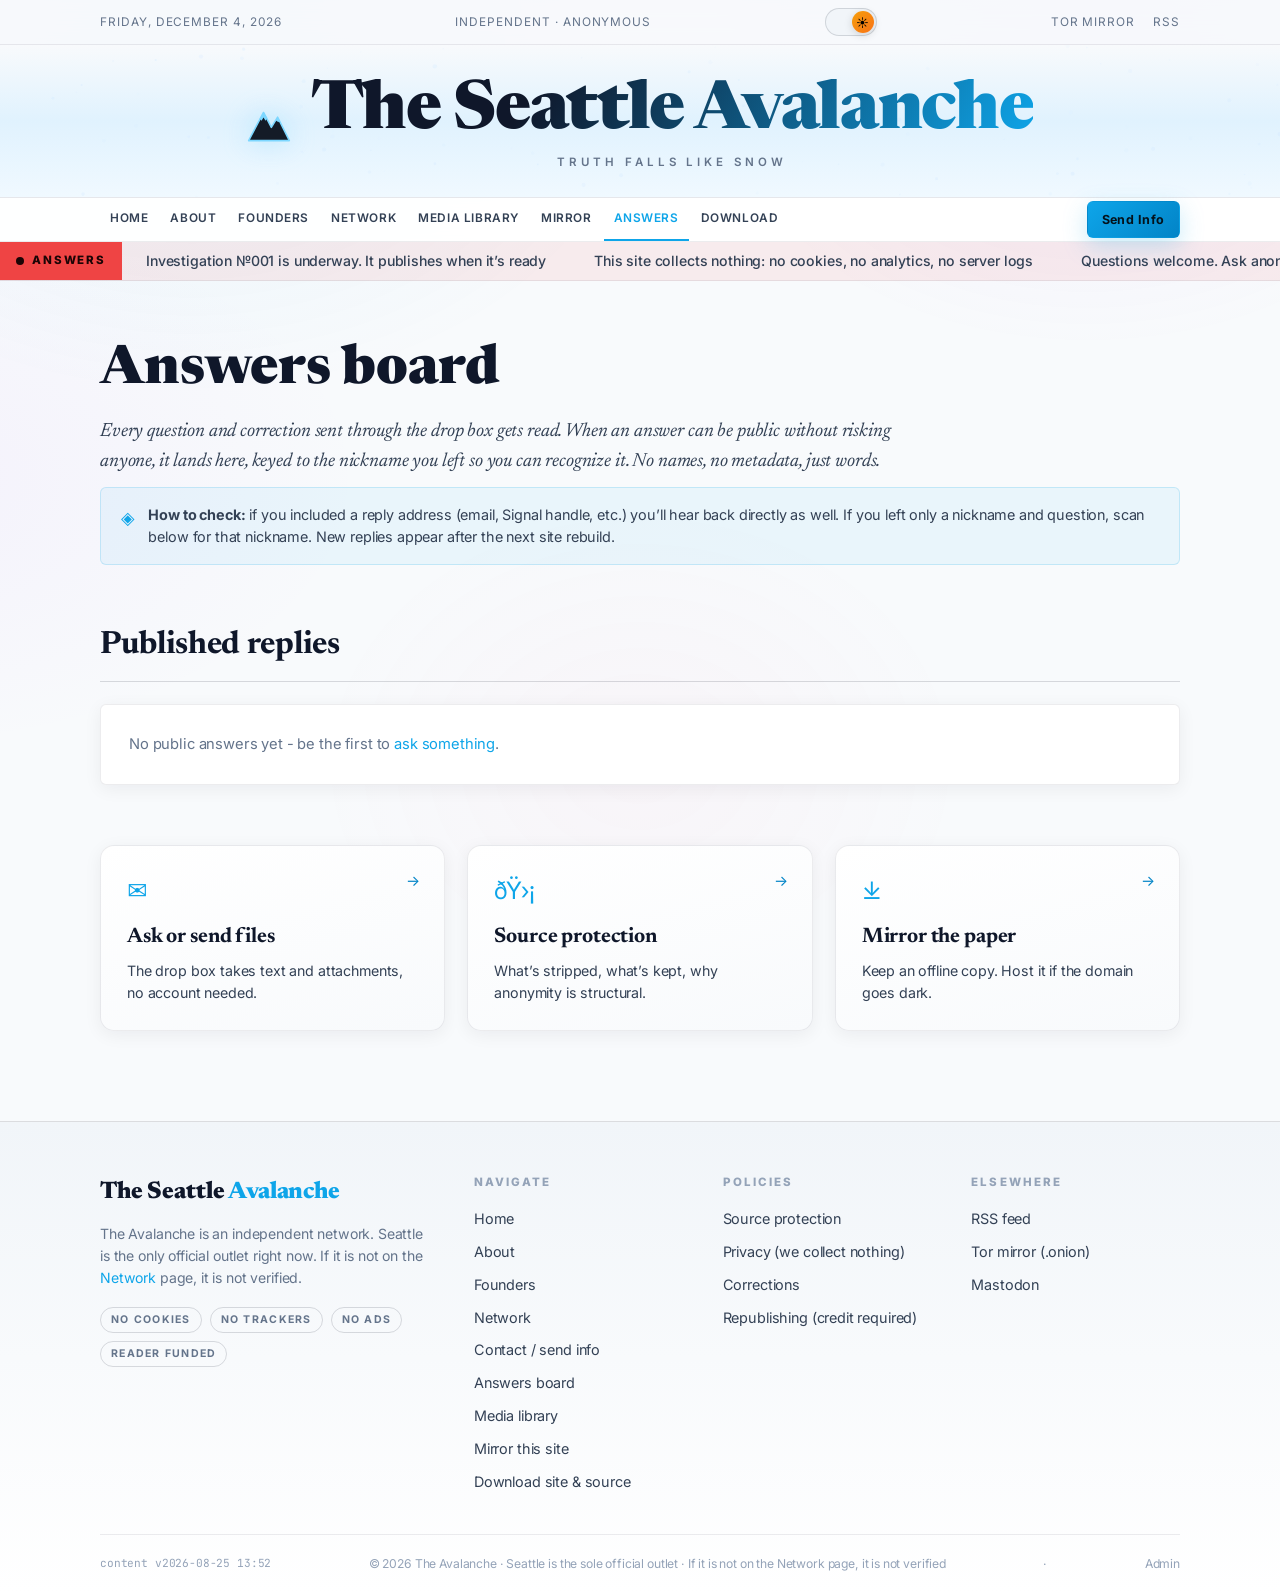
<file: answers.html>
﻿<!DOCTYPE html>
<html lang="en">
<head>
  <meta charset="UTF-8" />
  <meta name="viewport" content="width=device-width, initial-scale=1.0" />
  <title>Answers | The Seattle Avalanche</title>
  <meta name="description" content="Public replies to reader questions, find yours by the nickname you left in the drop box." />
  <meta name="referrer" content="no-referrer" />
  <link rel="icon" href="data:image/svg+xml,%3Csvg xmlns='http://www.w3.org/2000/svg' viewBox='0 0 32 32'%3E%3Crect width='32' height='32' rx='6' fill='%230a0e14'/%3E%3Cpath d='M4 26 L13 9 L18 18 L21 13 L28 26 Z' fill='%237dd7ff'/%3E%3C/svg%3E" />
  <link rel="preconnect" href="https://fonts.googleapis.com" />
  <link rel="preconnect" href="https://fonts.gstatic.com" crossorigin />
  <link href="https://fonts.googleapis.com/css2?family=Newsreader:ital,opsz,wght@0,6..72,400..800;1,6..72,400..800&family=Inter:wght@400;500;600;700;800&family=JetBrains+Mono:wght@400;700&display=swap" rel="stylesheet" />
  <link rel="stylesheet" href="css/styles.css" />
  <script src="js/script.js" defer></script>
  <script src="js/content.js" defer></script>
  <script src="js/site.js" defer></script>
</head>
<body>
  <a class="skip-link" href="#main">Skip to content</a>

  <header>
    <div class="topbar">
      <div class="container topbar-inner">
        <span data-date>Friday, August 21, 2026</span>
        <span class="tagline">Independent · Anonymous</span>
        <button class="theme-toggle" aria-label="Toggle theme" title="Toggle theme"><span class="theme-toggle-knob">&#9789;</span></button>
          <nav class="topbar-links" aria-label="Utility">
          <a href="#" title="Onion service coming soon">Tor Mirror</a>
          <a href="#">RSS</a>
        </nav>
      </div>
    </div>

    <div class="masthead">
      <canvas id="snow-canvas" aria-hidden="true"></canvas>
      <div class="container masthead-inner">
        <svg class="logo-mark" width="56" height="46" viewBox="0 0 56 46" fill="none" aria-hidden="true">
          <path d="M2 43 L21 7 L31 26 L39 13 L54 43 Z" fill="#141b27" stroke="#7dd7ff" stroke-width="2" stroke-linejoin="round"/>
          <path d="M16 15 L21 7 L26 14 L23.5 17.5 L21 13.5 L18.5 17.5 Z" fill="#7dd7ff"/>
          <path d="M36.5 17 L39 13 L41.8 17.4 L40 19.5 Z" fill="#7dd7ff"/>
        </svg>
        <div class="masthead-title">
          <a href="index.html"><span>The Seattle Avalanche</span></a>
          <p class="motto">Truth falls like snow</p>
        </div>
      </div>
    </div>

    <nav class="navbar" aria-label="Primary">
      <div class="container navbar-inner">
        <button class="nav-toggle" aria-expanded="false" aria-controls="primary-nav">MENU ☰</button>
        <ul class="nav-list" id="primary-nav">
          <li><a href="index.html">Home</a></li>
          <li><a href="about.html">About</a></li>
          <li><a href="founders.html">Founders</a></li>
          <li><a href="network.html">Network</a></li>
          <li><a href="library.html">Media Library</a></li>
          <li><a href="mirror.html">Mirror</a></li>
          <li><a href="answers.html" aria-current="page">Answers</a></li>
          <li><a href="download.html">Download</a></li>
        </ul>
        <a href="submit.html" class="btn btn--primary btn--small nav-cta">Send Info</a>
      </div>
    </nav>
  </header>

  <div class="ticker" role="region" aria-label="Site notices">
    <span class="ticker-label"><span class="dot"></span>Answers</span>
    <div class="ticker-track">
      <div class="ticker-content" id="ticker-items">
        <a href="#answers-list">Public replies, find yours by nickname</a>
        <a href="submit.html">Ask anonymously through the drop box</a>
        <a href="about.html#faq">How answers protect anonymity</a>
      </div>
    </div>
  </div>

  <main id="main" class="container">

    <section class="page-hero" data-reveal>
      <h1>Answers board</h1>
      <p class="lede">
        Every question and correction sent through the drop box gets read. When an answer can be public without risking anyone, it lands here, keyed to the nickname you left so you can recognize it. No names, no metadata, just words.
      </p>
    </section>

    <section data-reveal>
      <div class="info-banner">
        <span class="icon">◈</span>
        <div>
          <strong>How to check:</strong> if you included a reply address (email, Signal handle, etc.) you’ll hear back directly as well. If you left only a nickname and question, scan below for that nickname. New replies appear after the next site rebuild.
        </div>
      </div>
    </section>

    <section aria-labelledby="answers-h" data-reveal>
      <div class="section-head">
        <h2 id="answers-h">Published replies</h2>
        <span class="mono" id="answers-count" style="color:var(--muted);font-size:0.8rem;"></span>
      </div>
      <div id="answers-list" style="display:grid;gap:18px;margin-top:14px;">
        <div class="module" style="padding:28px;">
          <p style="color:var(--muted);font-size:0.92rem;">No public answers yet, be the first to <a href="submit.html">ask something</a>.</p>
        </div>
      </div>
    </section>

    <section class="cta-trio" data-reveal>
      <a href="submit.html" class="cta-card">
        <span class="cta-icon">✉</span>
        <h3>Ask or send files</h3>
        <p>The drop box takes text and attachments, no account needed.</p>
        <span class="cta-arrow">→</span>
      </a>
      <a href="about.html" class="cta-card">
        <span class="cta-icon">ðŸ›¡</span>
        <h3>Source protection</h3>
        <p>What’s stripped, what’s kept, why anonymity is structural.</p>
        <span class="cta-arrow">→</span>
      </a>
      <a href="download.html" class="cta-card">
        <span class="cta-icon">⤓</span>
        <h3>Mirror the paper</h3>
        <p>Keep an offline copy. Host it if the domain goes dark.</p>
        <span class="cta-arrow">→</span>
      </a>
    </section>

  </main>

  <footer class="site-footer">
    <div class="container">
      <div class="footer-grid">
        <div class="footer-brand">
          <div class="foot-logo">The Seattle <span>Avalanche</span></div>
          <p>The Avalanche is an independent network. Seattle is the only official outlet right now. If it is not on the <a href="network.html">Network</a> page, it is not verified.</p>
          <div class="privacy-badges">
            <span class="badge">No cookies</span>
            <span class="badge">No trackers</span>
            <span class="badge">No ads</span>
            <span class="badge">Reader funded</span>
          </div>
        </div>

        <div class="footer-col">
          <h4>Navigate</h4>
          <ul>
            <li><a href="index.html">Home</a></li>
            <li><a href="about.html">About</a></li>
          <li><a href="founders.html">Founders</a></li>
          <li><a href="network.html">Network</a></li>
            <li><a href="submit.html">Contact / send info</a></li>
            <li><a href="answers.html">Answers board</a></li>
            <li><a href="library.html">Media library</a></li>
            <li><a href="mirror.html">Mirror this site</a></li>
            <li><a href="download.html">Download site &amp; source</a></li>
          </ul>
        </div>

        <div class="footer-col">
          <h4>Policies</h4>
          <ul>
            <li><a href="about.html#faq">Source protection</a></li>
            <li><a href="about.html#faq">Privacy (we collect nothing)</a></li>
            <li><a href="#">Corrections</a></li>
            <li><a href="#">Republishing (credit required)</a></li>
          </ul>
        </div>

        <div class="footer-col">
          <h4>Elsewhere</h4>
          <ul>
            <li><a href="#">RSS feed</a></li>
            <li><a href="#">Tor mirror (.onion)</a></li>
            <li><a href="#">Mastodon</a></li>
          </ul>
        </div>
      </div>

      <div class="footer-bottom">
        <span class="mono" id="ver-stamp"></span>
        <span>© 2026 The Avalanche · Seattle is the sole official outlet · If it is not on the Network page, it is not verified</span> · <a href="admin.html" style="color:var(--faint);text-decoration:none;" title="Staff login">Admin</a>
      </div>
    </div>
  </footer>
</body>
</html>
</file>
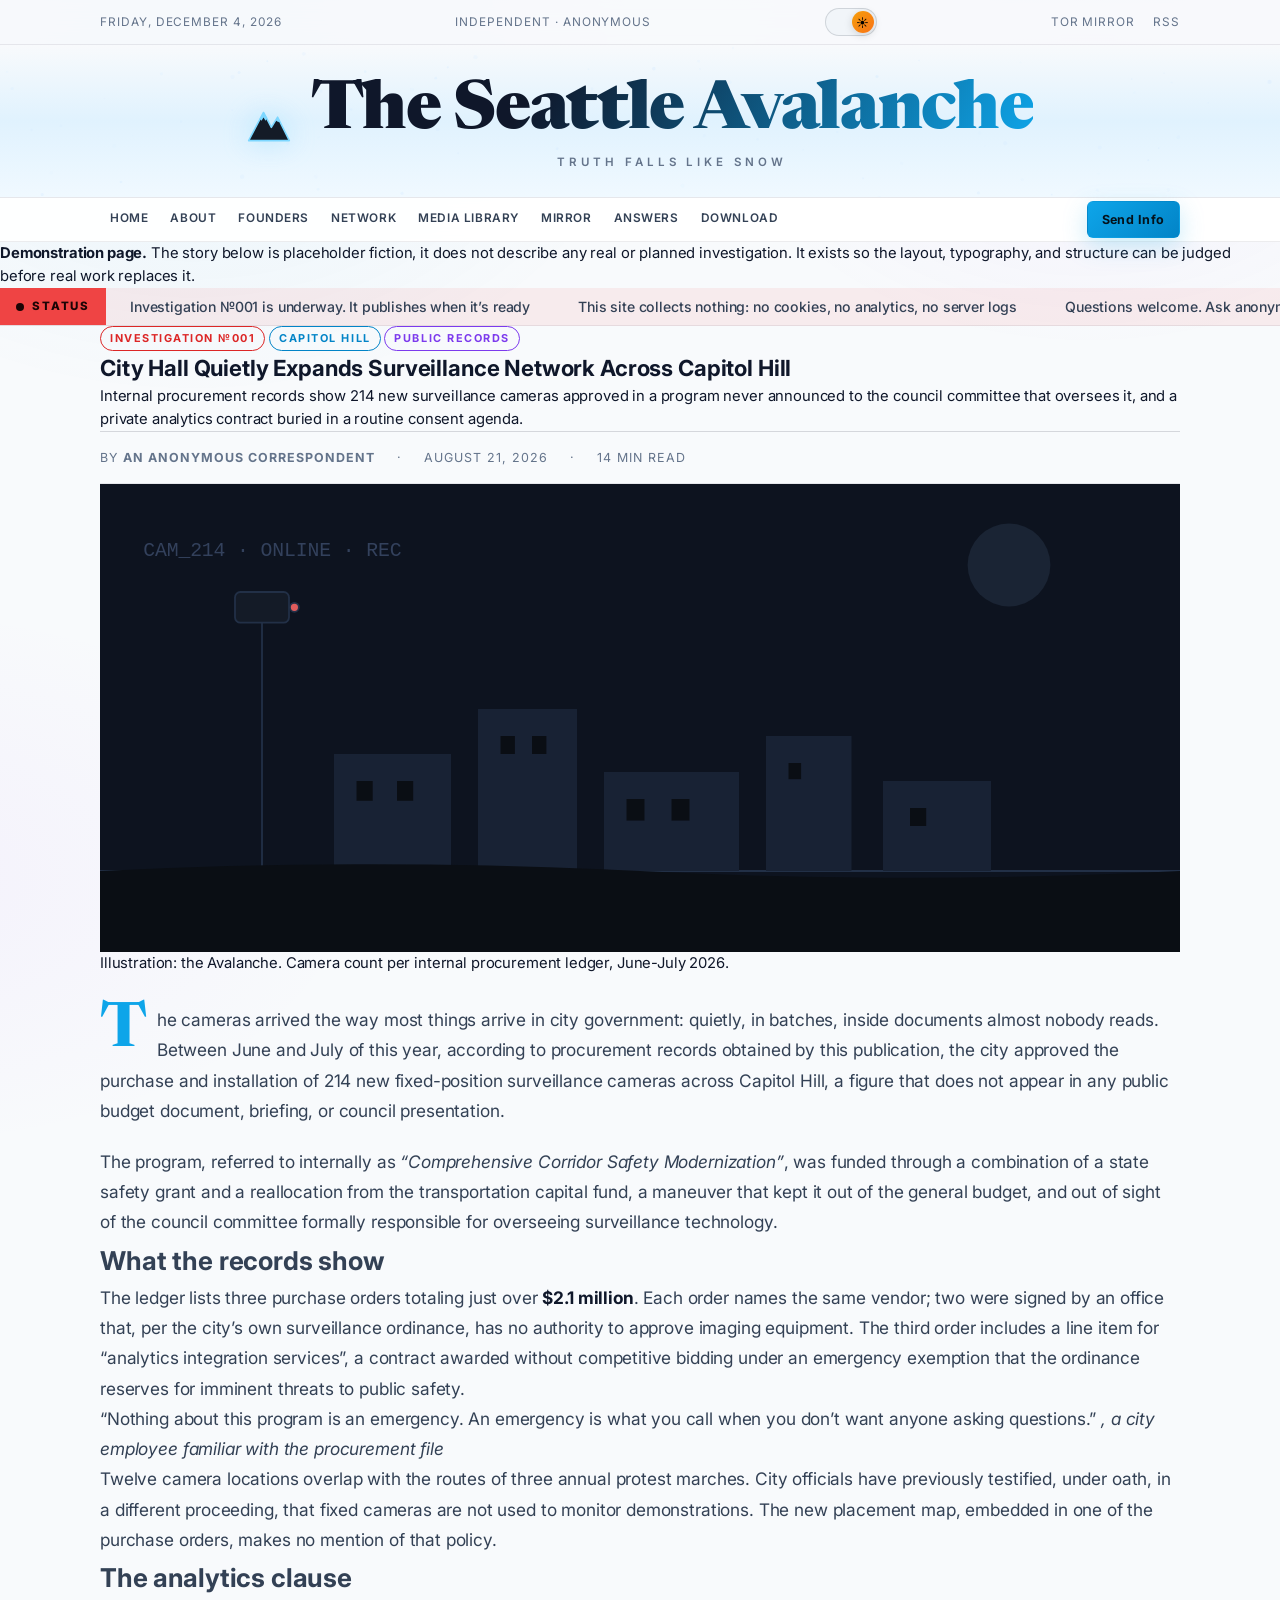
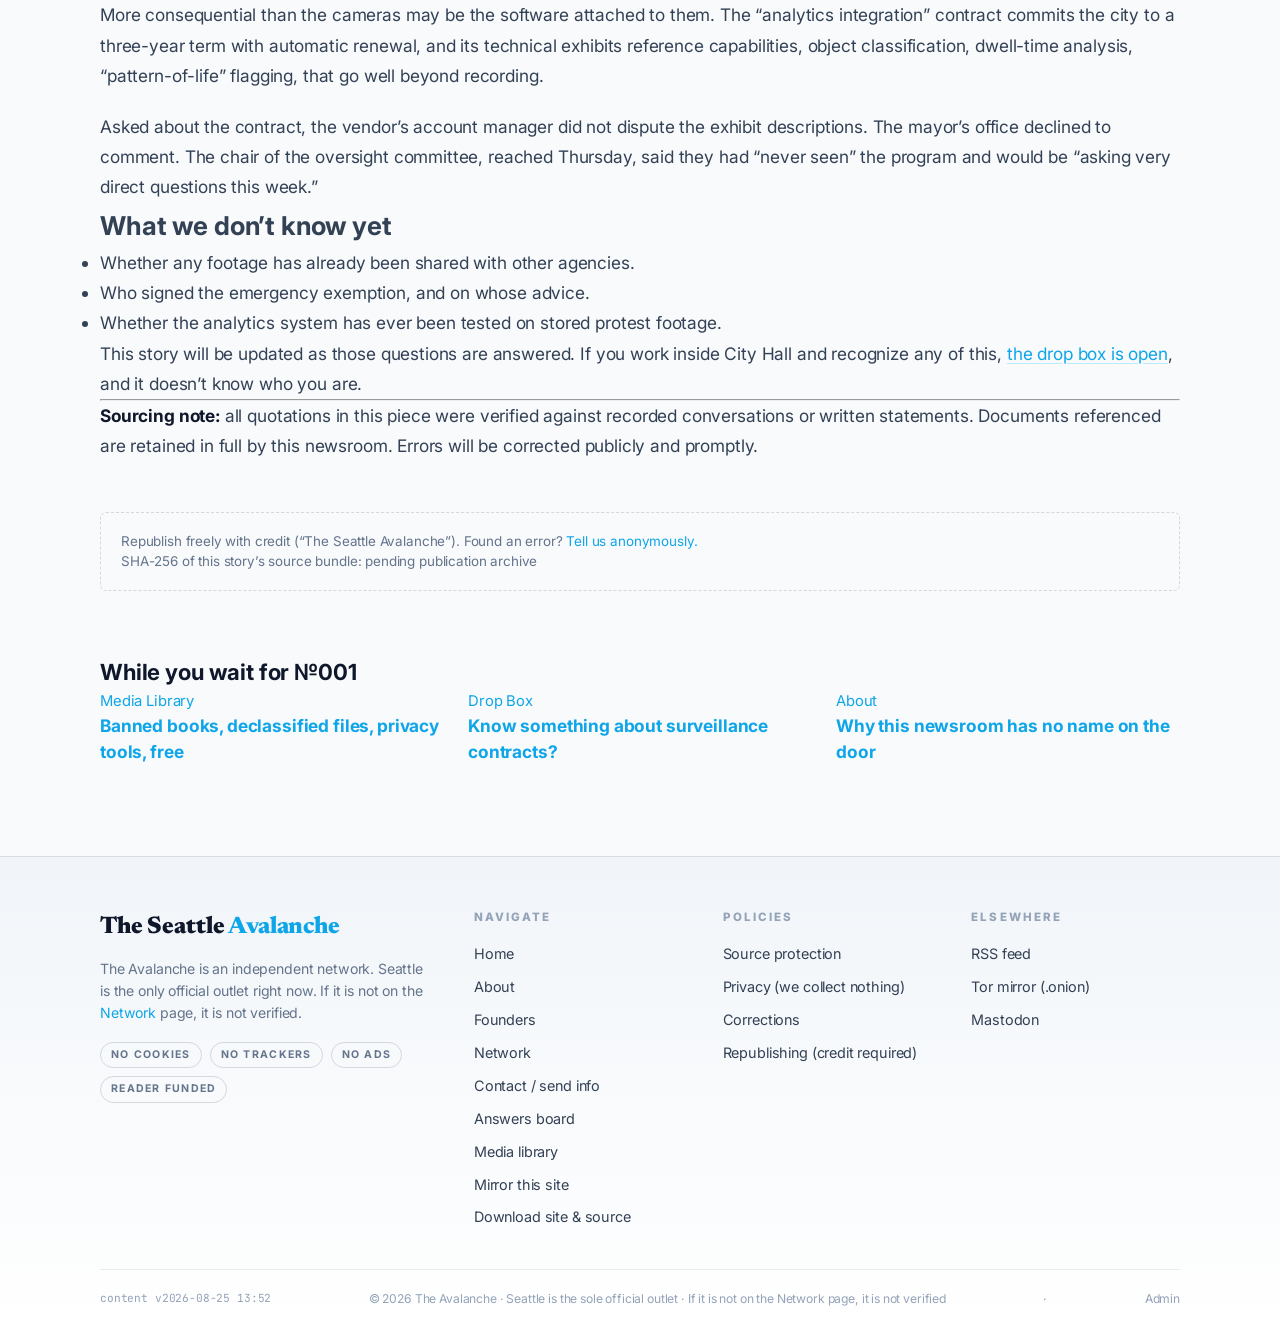
<file: article.html>
﻿<!DOCTYPE html>
<html lang="en">
<head>
  <meta charset="UTF-8" />
  <meta name="viewport" content="width=device-width, initial-scale=1.0" />
  <title>City Hall Quietly Expands Surveillance Network Across Capitol Hill | The Seattle Avalanche</title>
  <meta name="description" content="Internal procurement records show 214 new surveillance cameras approved in a program never announced to the council committee that oversees it." />
  <meta name="referrer" content="no-referrer" />
  <link rel="icon" href="data:image/svg+xml,%3Csvg xmlns='http://www.w3.org/2000/svg' viewBox='0 0 32 32'%3E%3Crect width='32' height='32' rx='6' fill='%230a0e14'/%3E%3Cpath d='M4 26 L13 9 L18 18 L21 13 L28 26 Z' fill='%237dd7ff'/%3E%3C/svg%3E" />
  <link rel="preconnect" href="https://fonts.googleapis.com" />
  <link rel="preconnect" href="https://fonts.gstatic.com" crossorigin />
  <link href="https://fonts.googleapis.com/css2?family=Newsreader:ital,opsz,wght@0,6..72,400..800;1,6..72,400..800&family=Inter:wght@400;500;600;700;800&family=JetBrains+Mono:wght@400;700&display=swap" rel="stylesheet" />
  <link rel="stylesheet" href="css/styles.css" />
  <script src="js/script.js" defer></script>
  <script src="js/content.js" defer></script>
  <script src="js/site.js" defer></script>
</head>
<body>
  <a class="skip-link" href="#main">Skip to content</a>

  <!-- ================= Header ================= -->
  <header>
    <div class="topbar">
      <div class="container topbar-inner">
        <span data-date>Friday, August 21, 2026</span>
        <span class="tagline">Independent · Anonymous</span>
        <button class="theme-toggle" aria-label="Toggle theme" title="Toggle theme"><span class="theme-toggle-knob">&#9789;</span></button>
          <nav class="topbar-links" aria-label="Utility">
          <a href="#" title="Onion service coming soon">Tor Mirror</a>
          <a href="#">RSS</a>
        </nav>
      </div>
    </div>

    <div class="masthead">
      <canvas id="snow-canvas" aria-hidden="true"></canvas>
      <div class="container masthead-inner">
        <svg class="logo-mark" width="56" height="46" viewBox="0 0 56 46" fill="none" aria-hidden="true">
          <path d="M2 43 L21 7 L31 26 L39 13 L54 43 Z" fill="#141b27" stroke="#7dd7ff" stroke-width="2" stroke-linejoin="round"/>
          <path d="M16 15 L21 7 L26 14 L23.5 17.5 L21 13.5 L18.5 17.5 Z" fill="#7dd7ff"/>
          <path d="M36.5 17 L39 13 L41.8 17.4 L40 19.5 Z" fill="#7dd7ff"/>
        </svg>
        <div class="masthead-title">
          <a href="index.html"><span>The Seattle Avalanche</span></a>
          <p class="motto">Truth falls like snow</p>
        </div>
      </div>
    </div>

    <nav class="navbar" aria-label="Primary">
      <div class="container navbar-inner">
        <button class="nav-toggle" aria-expanded="false" aria-controls="primary-nav">MENU ☰</button>
        <ul class="nav-list" id="primary-nav">
          <li><a href="index.html">Home</a></li>
          <li><a href="about.html">About</a></li>
          <li><a href="founders.html">Founders</a></li>
          <li><a href="network.html">Network</a></li>
          <li><a href="library.html">Media Library</a></li>
          <li><a href="mirror.html">Mirror</a></li>
          <li><a href="answers.html">Answers</a></li>
          <li><a href="download.html">Download</a></li>
        </ul>
        <a href="submit.html" class="btn btn--primary btn--small nav-cta">Send Info</a>
      </div>
    </nav>
  </header>

  <!-- ================= Sample notice ================= -->
  <section class="sample-banner" id="sample-banner" role="note">
    <strong>Demonstration page.</strong> The story below is placeholder fiction, it does not describe any real or planned investigation. It exists so the layout, typography, and structure can be judged before real work replaces it.
  </section>

  <!-- ================= Site notices ticker ================= -->
  <div class="ticker" role="region" aria-label="Site notices">
    <span class="ticker-label"><span class="dot"></span>Status</span>
    <div class="ticker-track">
      <div class="ticker-content" id="ticker-items">
        <a href="../index.html#investigation">Investigation №001 is underway, it publishes when it’s ready</a>
        <a href="../about.html">This site collects nothing: no cookies, no analytics, no server logs</a>
        <a href="../submit.html">Questions welcome, ask anonymously through the drop box</a>
      </div>
    </div>
  </div>

  <main id="main" class="container article-page">

    <article>
      <header class="article-header">
        <div class="article-chips" id="art-tags">
          <span class="chip chip--surveil">Investigation №001</span>
          <span class="chip chip--local">Capitol Hill</span>
          <span class="chip chip--politics">Public records</span>
        </div>

        <h1 id="art-title">City Hall Quietly Expands Surveillance Network Across Capitol Hill</h1>
        <p class="dek" id="art-dek">
          Internal procurement records show 214 new surveillance cameras approved
          in a program never announced to the council committee that oversees it,
          and a private analytics contract buried in a routine consent agenda.
        </p>

        <div class="article-meta">
          <span>By <strong>An anonymous correspondent</strong></span>
          <span aria-hidden="true">·</span>
          <time datetime="2026-08-21" id="art-date">August 21, 2026</time>
          <span aria-hidden="true">·</span>
          <span>14 min read</span>
        </div>
      </header>

      <figure class="article-figure">
        <svg viewBox="0 0 1200 520" role="img" aria-label="Stylized illustration of a camera mounted on a pole above an empty street at night" preserveAspectRatio="xMidYMid slice">
          <rect width="1200" height="520" fill="#0d131f"/>
          <circle cx="1010" cy="90" r="46" fill="#1a2434"/>
          <g stroke="#223047" stroke-width="2">
            <line x1="0" y1="430" x2="1200" y2="430"/>
            <line x1="180" y1="430" x2="180" y2="140"/>
            <rect x="150" y="120" width="60" height="34" rx="6" fill="#141b27"/>
            <circle cx="216" cy="137" r="5" fill="#e05c5c"/>
          </g>
          <g fill="#182234">
            <rect x="260" y="300" width="130" height="130"/>
            <rect x="420" y="250" width="110" height="180"/>
            <rect x="560" y="320" width="150" height="110"/>
            <rect x="740" y="280" width="95"  height="150"/>
            <rect x="870" y="330" width="120" height="100"/>
          </g>
          <g fill="#0a0e14">
            <rect x="285" y="330" width="18" height="22"/><rect x="330" y="330" width="18" height="22"/>
            <rect x="445" y="280" width="16" height="20"/><rect x="480" y="280" width="16" height="20"/>
            <rect x="585" y="350" width="20" height="24"/><rect x="635" y="350" width="20" height="24"/>
            <rect x="765" y="310" width="14" height="18"/><rect x="900" y="360" width="18" height="20"/>
          </g>
          <path d="M0 430 Q300 415 600 430 T1200 430 V520 H0 Z" fill="#0a0e14"/>
          <text x="48" y="80" fill="#33415c" font-family="monospace" font-size="22">CAM_214 · ONLINE · REC</text>
        </svg>
        <figcaption>Illustration: the Avalanche. Camera count per internal procurement ledger, June-July 2026.</figcaption>
      </figure>

      <div class="article-body" id="art-body">
        <p class="dropcap">
          The cameras arrived the way most things arrive in city government:
          quietly, in batches, inside documents almost nobody reads. Between
          June and July of this year, according to procurement records obtained
          by this publication, the city approved the purchase and installation
          of 214 new fixed-position surveillance cameras across Capitol Hill,
          a figure that does not appear in any public budget document, briefing,
          or council presentation.
        </p>

        <p>
          The program, referred to internally as <em>“Comprehensive Corridor
          Safety Modernization”</em>, was funded through a combination of a
          state safety grant and a reallocation from the transportation
          capital fund, a maneuver that kept it out of the general budget,
          and out of sight of the council committee formally responsible for
          overseeing surveillance technology.
        </p>

        <h2>What the records show</h2>
        <p>
          The ledger lists three purchase orders totaling just over
          <strong>$2.1 million</strong>. Each order names the same vendor; two
          were signed by an office that, per the city’s own surveillance
          ordinance, has no authority to approve imaging equipment. The third
          order includes a line item for “analytics integration services”,
          a contract awarded without competitive bidding under an emergency
          exemption that the ordinance reserves for imminent threats to
          public safety.
        </p>

        <blockquote class="pullquote">
          “Nothing about this program is an emergency. An emergency is what
          you call when you don’t want anyone asking questions.”
          <cite>, a city employee familiar with the procurement file</cite>
        </blockquote>

        <p>
          Twelve camera locations overlap with the routes of three annual
          protest marches. City officials have previously testified, under
          oath, in a different proceeding, that fixed cameras are not used
          to monitor demonstrations. The new placement map, embedded in one
          of the purchase orders, makes no mention of that policy.
        </p>

        <h2>The analytics clause</h2>
        <p>
          More consequential than the cameras may be the software attached to
          them. The “analytics integration” contract commits the city to a
          three-year term with automatic renewal, and its technical exhibits
          reference capabilities, object classification, dwell-time analysis,
          “pattern-of-life” flagging, that go well beyond recording.
        </p>
        <p>
          Asked about the contract, the vendor’s account manager did not
          dispute the exhibit descriptions. The mayor’s office declined to
          comment. The chair of the oversight committee, reached Thursday,
          said they had “never seen” the program and would be “asking very
          direct questions this week.”
        </p>

        <h2>What we don’t know yet</h2>
        <ul>
          <li>Whether any footage has already been shared with other agencies.</li>
          <li>Who signed the emergency exemption, and on whose advice.</li>
          <li>Whether the analytics system has ever been tested on stored protest footage.</li>
        </ul>

        <p>
          This story will be updated as those questions are answered. If you
          work inside City Hall and recognize any of this,
          <a href="submit.html">the drop box is open</a>, and it doesn’t know
          who you are.
        </p>

        <hr />

        <p class="corrections-note">
          <strong>Sourcing note:</strong> all quotations in this piece were
          verified against recorded conversations or written statements.
          Documents referenced are retained in full by this newsroom. Errors
          will be corrected publicly and promptly.
        </p>
      </div>

      <footer class="article-foot" id="art-foot">
        <div class="foot-actions">
          <span>Republish freely with credit (“The Seattle Avalanche”).</span>
          <span>Found an error? <a href="submit.html">Tell us anonymously.</a></span>
        </div>
        <div class="mono foot-stamp">SHA-256 of this story’s source bundle: pending publication archive</div>
      </footer>
    </article>

    <!-- ================= Related ================= -->
    <aside class="related" aria-label="Related destinations">
      <h2>While you wait for №001</h2>
      <div class="related-grid">
        <a class="rel-card" href="library.html">
          <span class="rel-kicker">Media Library</span>
          <h3>Banned books, declassified files, privacy tools, free</h3>
        </a>
        <a class="rel-card" href="submit.html">
          <span class="rel-kicker">Drop Box</span>
          <h3>Know something about surveillance contracts?</h3>
        </a>
        <a class="rel-card" href="about.html">
          <span class="rel-kicker">About</span>
          <h3>Why this newsroom has no name on the door</h3>
        </a>
      </div>
    </aside>

  </main>

  <!-- ================= Footer ================= -->
  <footer class="site-footer">
    <div class="container">
      <div class="footer-grid">
        <div class="footer-brand">
          <div class="foot-logo">The Seattle <span>Avalanche</span></div>
          <p>The Avalanche is an independent network. Seattle is the only official outlet right now. If it is not on the <a href="network.html">Network</a> page, it is not verified.</p>
          <div class="privacy-badges">
            <span class="badge">No cookies</span>
            <span class="badge">No trackers</span>
            <span class="badge">No ads</span>
            <span class="badge">Reader funded</span>
          </div>
        </div>

        <div class="footer-col">
          <h4>Navigate</h4>
          <ul>
            <li><a href="index.html">Home</a></li>
            <li><a href="about.html">About</a></li>
          <li><a href="founders.html">Founders</a></li>
          <li><a href="network.html">Network</a></li>
            <li><a href="submit.html">Contact / send info</a></li>
            <li><a href="answers.html">Answers board</a></li>
            <li><a href="library.html">Media library</a></li>
            <li><a href="mirror.html">Mirror this site</a></li>
            <li><a href="download.html">Download site &amp; source</a></li>
          </ul>
        </div>

        <div class="footer-col">
          <h4>Policies</h4>
          <ul>
            <li><a href="about.html#faq">Source protection</a></li>
            <li><a href="about.html#faq">Privacy (we collect nothing)</a></li>
            <li><a href="#">Corrections</a></li>
            <li><a href="#">Republishing (credit required)</a></li>
          </ul>
        </div>

        <div class="footer-col">
          <h4>Elsewhere</h4>
          <ul>
            <li><a href="#">RSS feed</a></li>
            <li><a href="#">Tor mirror (.onion)</a></li>
            <li><a href="#">Mastodon</a></li>
          </ul>
        </div>
      </div>

      <div class="footer-bottom">
        <span class="mono" id="ver-stamp"></span>
        <span>© 2026 The Avalanche · Seattle is the sole official outlet · If it is not on the Network page, it is not verified</span> · <a href="admin.html" style="color:var(--faint);text-decoration:none;" title="Staff login">Admin</a>
      </div>
    </div>
  </footer>
</body>
</html>
</file>
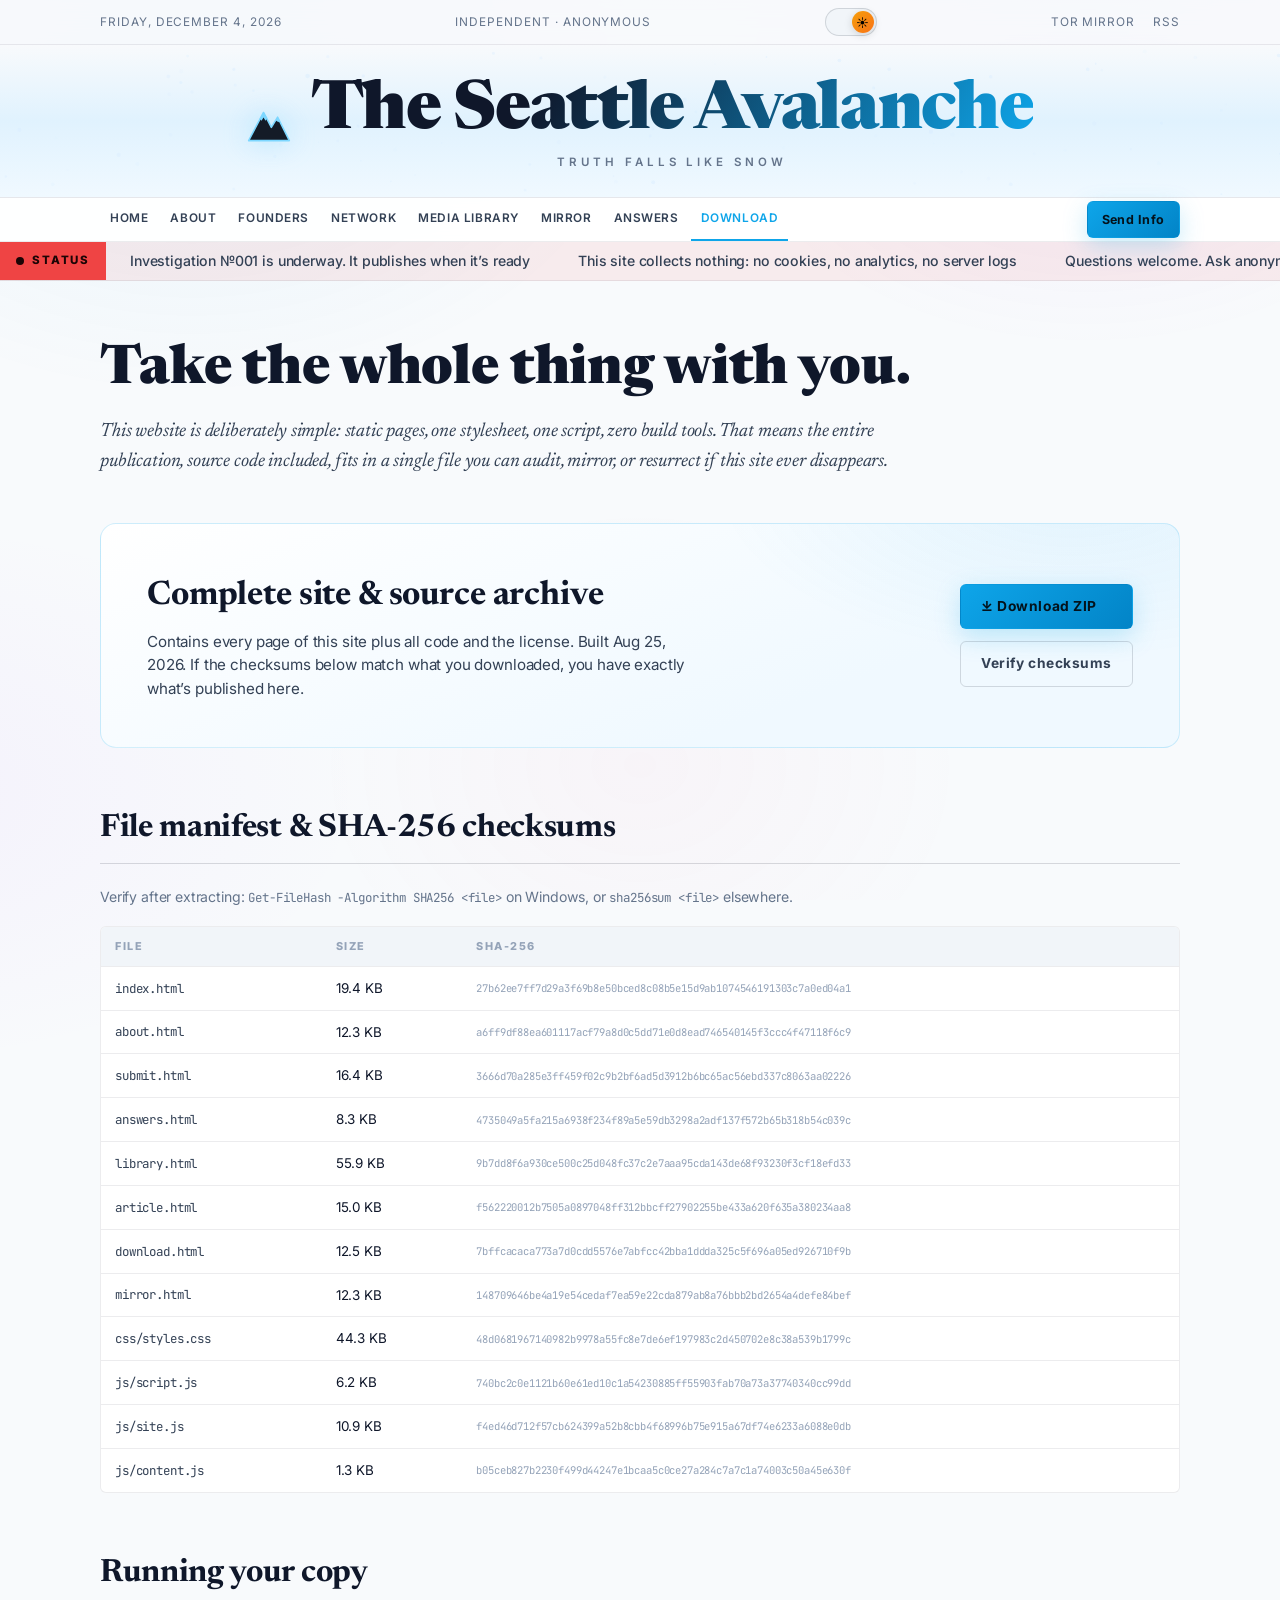
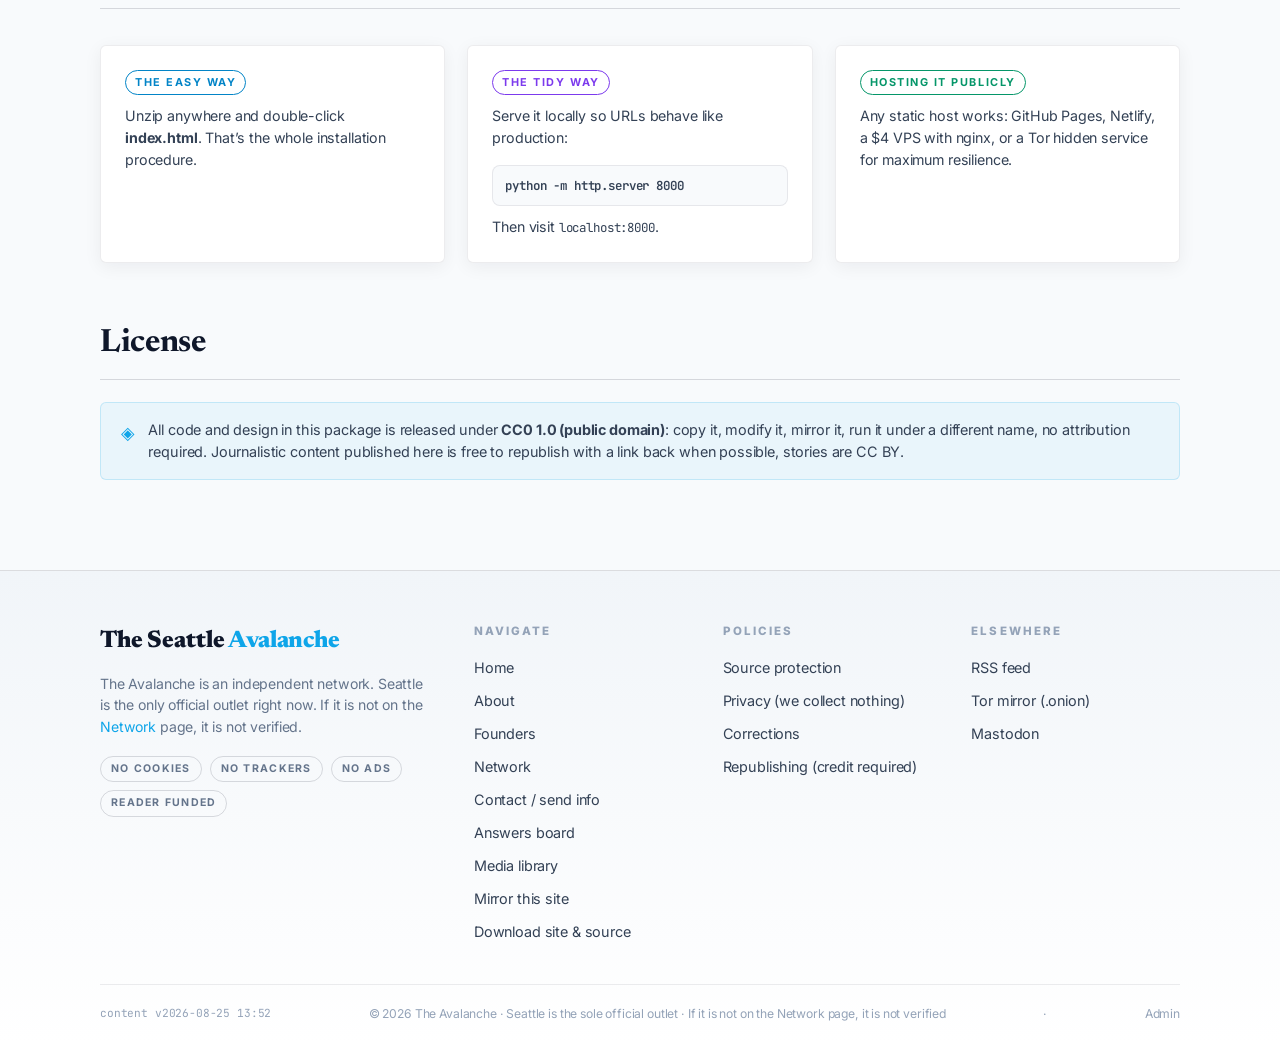
<file: download.html>
﻿<!DOCTYPE html>
<html lang="en">
<head>
  <meta charset="UTF-8" />
  <meta name="viewport" content="width=device-width, initial-scale=1.0" />
  <title>Download the Site | The Seattle Avalanche</title>
  <meta name="description" content="Download the entire Seattle Avalanche website, every page, stylesheet, and script, as a single archive, with SHA-256 checksums." />
  <meta name="referrer" content="no-referrer" />
  <link rel="icon" href="data:image/svg+xml,%3Csvg xmlns='http://www.w3.org/2000/svg' viewBox='0 0 32 32'%3E%3Crect width='32' height='32' rx='6' fill='%230a0e14'/%3E%3Cpath d='M4 26 L13 9 L18 18 L21 13 L28 26 Z' fill='%237dd7ff'/%3E%3C/svg%3E" />
  <link rel="preconnect" href="https://fonts.googleapis.com" />
  <link rel="preconnect" href="https://fonts.gstatic.com" crossorigin />
  <link href="https://fonts.googleapis.com/css2?family=Newsreader:ital,opsz,wght@0,6..72,400..800;1,6..72,400..800&family=Inter:wght@400;500;600;700;800&family=JetBrains+Mono:wght@400;700&display=swap" rel="stylesheet" />
  <link rel="stylesheet" href="css/styles.css" />
  <script src="js/script.js" defer></script>
  <script src="js/content.js" defer></script>
  <script src="js/site.js" defer></script>
</head>
<body>
  <a class="skip-link" href="#main">Skip to content</a>

  <!-- ================= Header ================= -->
  <header>
    <div class="topbar">
      <div class="container topbar-inner">
        <span data-date>Friday, August 21, 2026</span>
        <span class="tagline">Independent · Anonymous</span>
        <button class="theme-toggle" aria-label="Toggle theme" title="Toggle theme"><span class="theme-toggle-knob">&#9789;</span></button>
          <nav class="topbar-links" aria-label="Utility">
          <a href="#" title="Onion service coming soon">Tor Mirror</a>
          <a href="#">RSS</a>
        </nav>
      </div>
    </div>

    <div class="masthead">
      <canvas id="snow-canvas" aria-hidden="true"></canvas>
      <div class="container masthead-inner">
        <svg class="logo-mark" width="56" height="46" viewBox="0 0 56 46" fill="none" aria-hidden="true">
          <path d="M2 43 L21 7 L31 26 L39 13 L54 43 Z" fill="#141b27" stroke="#7dd7ff" stroke-width="2" stroke-linejoin="round"/>
          <path d="M16 15 L21 7 L26 14 L23.5 17.5 L21 13.5 L18.5 17.5 Z" fill="#7dd7ff"/>
          <path d="M36.5 17 L39 13 L41.8 17.4 L40 19.5 Z" fill="#7dd7ff"/>
        </svg>
        <div class="masthead-title">
          <a href="index.html"><span>The Seattle Avalanche</span></a>
          <p class="motto">Truth falls like snow</p>
        </div>
      </div>
    </div>

    <nav class="navbar" aria-label="Primary">
      <div class="container navbar-inner">
        <button class="nav-toggle" aria-expanded="false" aria-controls="primary-nav">MENU ☰</button>
        <ul class="nav-list" id="primary-nav">
          <li><a href="index.html">Home</a></li>
          <li><a href="about.html">About</a></li>
          <li><a href="founders.html">Founders</a></li>
          <li><a href="network.html">Network</a></li>
          <li><a href="library.html">Media Library</a></li>
          <li><a href="mirror.html">Mirror</a></li>
          <li><a href="answers.html">Answers</a></li>
          <li><a href="download.html" aria-current="page">Download</a></li>
        </ul>
        <a href="submit.html" class="btn btn--primary btn--small nav-cta">Send Info</a>
      </div>
    </nav>
  </header>

  <!-- ================= Notices ticker ================= -->
  <div class="ticker" role="region" aria-label="Site notices">
    <span class="ticker-label"><span class="dot"></span>Status</span>
    <div class="ticker-track">
      <div class="ticker-content" id="ticker-items">
        <a href="#package">Full site + source code in one zip</a>
        <a href="#checksums">Every file ships with a SHA-256 checksum</a>
        <a href="#run">No build step, no dependencies, it just opens</a>
        <a href="#license">Released under CC0: mirror it, keep it, fork it</a>
      </div>
    </div>
  </div>

  <main id="main" class="container">

    <!-- ================= Hero ================= -->
    <section class="page-hero" data-reveal>
      <h1>Take the whole thing with you.</h1>
      <p class="lede">
        This website is deliberately simple: static pages, one stylesheet,
        one script, zero build tools. That means the entire publication,
        source code included, fits in a single file you can audit, mirror,
        or resurrect if this site ever disappears.
      </p>
    </section>

    <!-- ================= Download panel ================= -->
    <section id="package" class="dl-panel" data-reveal>
      <div>
        <h2>Complete site &amp; source archive</h2>
        <p>Contains every page of this site plus all code and the license. Built Aug 25, 2026. If the checksums below match what you downloaded, you have exactly what’s published here.</p>
      </div>
      <div class="dl-actions">
        <a href="seattle-avalanche-site.zip" class="btn btn--primary" download>⤓ Download ZIP</a>
        <a href="#checksums" class="btn btn--ghost">Verify checksums</a>
      </div>
    </section>

    <!-- ================= Checksums ================= -->
    <section id="checksums" aria-labelledby="h-checksums">
      <div class="section-head" data-reveal>
        <h2 id="h-checksums">File manifest &amp; SHA-256 checksums</h2>
      </div>
      <p style="font-size:0.88rem;color:var(--muted);margin-bottom:18px;" data-reveal>
        Verify after extracting: <span style="font-family:var(--font-mono);font-size:0.78rem;">Get-FileHash -Algorithm SHA256 &lt;file&gt;</span> on Windows,
        or <span style="font-family:var(--font-mono);font-size:0.78rem;">sha256sum &lt;file&gt;</span> elsewhere.
      </p>

      <div class="file-table-wrap" data-reveal>
        <table class="file-table">
          <thead>
            <tr><th scope="col">File</th><th scope="col">Size</th><th scope="col">SHA-256</th></tr>
          </thead>
          <tbody>
            <!-- MANIFEST:ROWS:START -->
            <tr><td>index.html</td><td>19.4 KB</td><td class="hash-cell"><code>27b62ee7ff7d29a3f69b8e50bced8c08b5e15d9ab1074546191303c7a0ed04a1</code></td></tr>
            <tr><td>about.html</td><td>12.3 KB</td><td class="hash-cell"><code>a6ff9df88ea601117acf79a8d0c5dd71e0d8ead746540145f3ccc4f47118f6c9</code></td></tr>
            <tr><td>submit.html</td><td>16.4 KB</td><td class="hash-cell"><code>3666d70a285e3ff459f02c9b2bf6ad5d3912b6bc65ac56ebd337c8063aa02226</code></td></tr>
            <tr><td>answers.html</td><td>8.3 KB</td><td class="hash-cell"><code>4735049a5fa215a6938f234f89a5e59db3298a2adf137f572b65b318b54c039c</code></td></tr>
            <tr><td>library.html</td><td>55.9 KB</td><td class="hash-cell"><code>9b7dd8f6a930ce500c25d048fc37c2e7aaa95cda143de68f93230f3cf18efd33</code></td></tr>
            <tr><td>article.html</td><td>15.0 KB</td><td class="hash-cell"><code>f562220012b7505a0897048ff312bbcff27902255be433a620f635a380234aa8</code></td></tr>
            <tr><td>download.html</td><td>12.5 KB</td><td class="hash-cell"><code>7bffcacaca773a7d0cdd5576e7abfcc42bba1ddda325c5f696a05ed926710f9b</code></td></tr>
            <tr><td>mirror.html</td><td>12.3 KB</td><td class="hash-cell"><code>148709646be4a19e54cedaf7ea59e22cda879ab8a76bbb2bd2654a4defe84bef</code></td></tr>
            <tr><td>css/styles.css</td><td>44.3 KB</td><td class="hash-cell"><code>48d0681967140982b9978a55fc8e7de6ef197983c2d450702e8c38a539b1799c</code></td></tr>
            <tr><td>js/script.js</td><td>6.2 KB</td><td class="hash-cell"><code>740bc2c0e1121b60e61ed10c1a54230885ff55903fab70a73a37740340cc99dd</code></td></tr>
            <tr><td>js/site.js</td><td>10.9 KB</td><td class="hash-cell"><code>f4ed46d712f57cb624399a52b8cbb4f68996b75e915a67df74e6233a6088e0db</code></td></tr>
            <tr><td>js/content.js</td><td>1.3 KB</td><td class="hash-cell"><code>b05ceb827b2230f499d44247e1bcaa5c0ce27a284c7a7c1a74003c50a45e630f</code></td></tr>
            <!-- MANIFEST:ROWS:END -->
          </tbody>
        </table>
      </div>
    </section>

    <!-- ================= How to run ================= -->
    <section id="run" aria-labelledby="h-run">
      <div class="section-head" data-reveal><h2 id="h-run">Running your copy</h2></div>
      <div class="lib-grid">
        <div class="lib-card" data-reveal>
          <span class="chip chip--local">The easy way</span>
          <p class="desc">Unzip anywhere and double-click <strong>index.html</strong>. That’s the whole installation procedure.</p>
        </div>
        <div class="lib-card" data-reveal>
          <span class="chip chip--politics">The tidy way</span>
          <p class="desc">Serve it locally so URLs behave like production:</p>
          <ul class="lib-links">
            <li><a href="#"><span style="font-family:var(--font-mono);font-size:0.78rem;">python -m http.server 8000</span></a></li>
          </ul>
          <p class="desc" style="margin-top:10px;">Then visit <span style="font-family:var(--font-mono);font-size:0.78rem;">localhost:8000</span>.</p>
        </div>
        <div class="lib-card" data-reveal>
          <span class="chip chip--environ">Hosting it publicly</span>
          <p class="desc">Any static host works: GitHub Pages, Netlify, a $4 VPS with nginx, or a Tor hidden service for maximum resilience.</p>
        </div>
      </div>
    </section>

    <!-- ================= License ================= -->
    <section id="license" aria-labelledby="h-license">
      <div class="section-head" data-reveal><h2 id="h-license">License</h2></div>
      <div class="info-banner" data-reveal>
        <span class="icon">◈</span>
        <div>
          All code and design in this package is released under
          <strong>CC0 1.0 (public domain)</strong>: copy it, modify it, mirror it,
          run it under a different name, no attribution required.
          Journalistic content published here is free to republish with
          a link back when possible, stories are CC BY.
        </div>
      </div>
    </section>

  </main>

  <!-- ================= Footer ================= -->
  <footer class="site-footer">
    <div class="container">
      <div class="footer-grid">
        <div class="footer-brand">
          <div class="foot-logo">The Seattle <span>Avalanche</span></div>
          <p>The Avalanche is an independent network. Seattle is the only official outlet right now. If it is not on the <a href="network.html">Network</a> page, it is not verified.</p>
          <div class="privacy-badges">
            <span class="badge">No cookies</span>
            <span class="badge">No trackers</span>
            <span class="badge">No ads</span>
            <span class="badge">Reader funded</span>
          </div>
        </div>

        <div class="footer-col">
          <h4>Navigate</h4>
          <ul>
            <li><a href="index.html">Home</a></li>
            <li><a href="about.html">About</a></li>
          <li><a href="founders.html">Founders</a></li>
          <li><a href="network.html">Network</a></li>
            <li><a href="submit.html">Contact / send info</a></li>
            <li><a href="answers.html">Answers board</a></li>
            <li><a href="library.html">Media library</a></li>
            <li><a href="mirror.html">Mirror this site</a></li>
            <li><a href="download.html">Download site &amp; source</a></li>
          </ul>
        </div>

        <div class="footer-col">
          <h4>Policies</h4>
          <ul>
            <li><a href="about.html#faq">Source protection</a></li>
            <li><a href="about.html#faq">Privacy (we collect nothing)</a></li>
            <li><a href="#">Corrections</a></li>
            <li><a href="#">Republishing (credit required)</a></li>
          </ul>
        </div>

        <div class="footer-col">
          <h4>Elsewhere</h4>
          <ul>
            <li><a href="#">RSS feed</a></li>
            <li><a href="#">Tor mirror (.onion)</a></li>
            <li><a href="#">Mastodon</a></li>
          </ul>
        </div>
      </div>

      <div class="footer-bottom">
        <span class="mono" id="ver-stamp"></span>
        <span>© 2026 The Avalanche · Seattle is the sole official outlet · If it is not on the Network page, it is not verified</span> · <a href="admin.html" style="color:var(--faint);text-decoration:none;" title="Staff login">Admin</a>
      </div>
    </div>
  </footer>
</body>
</html>
</file>
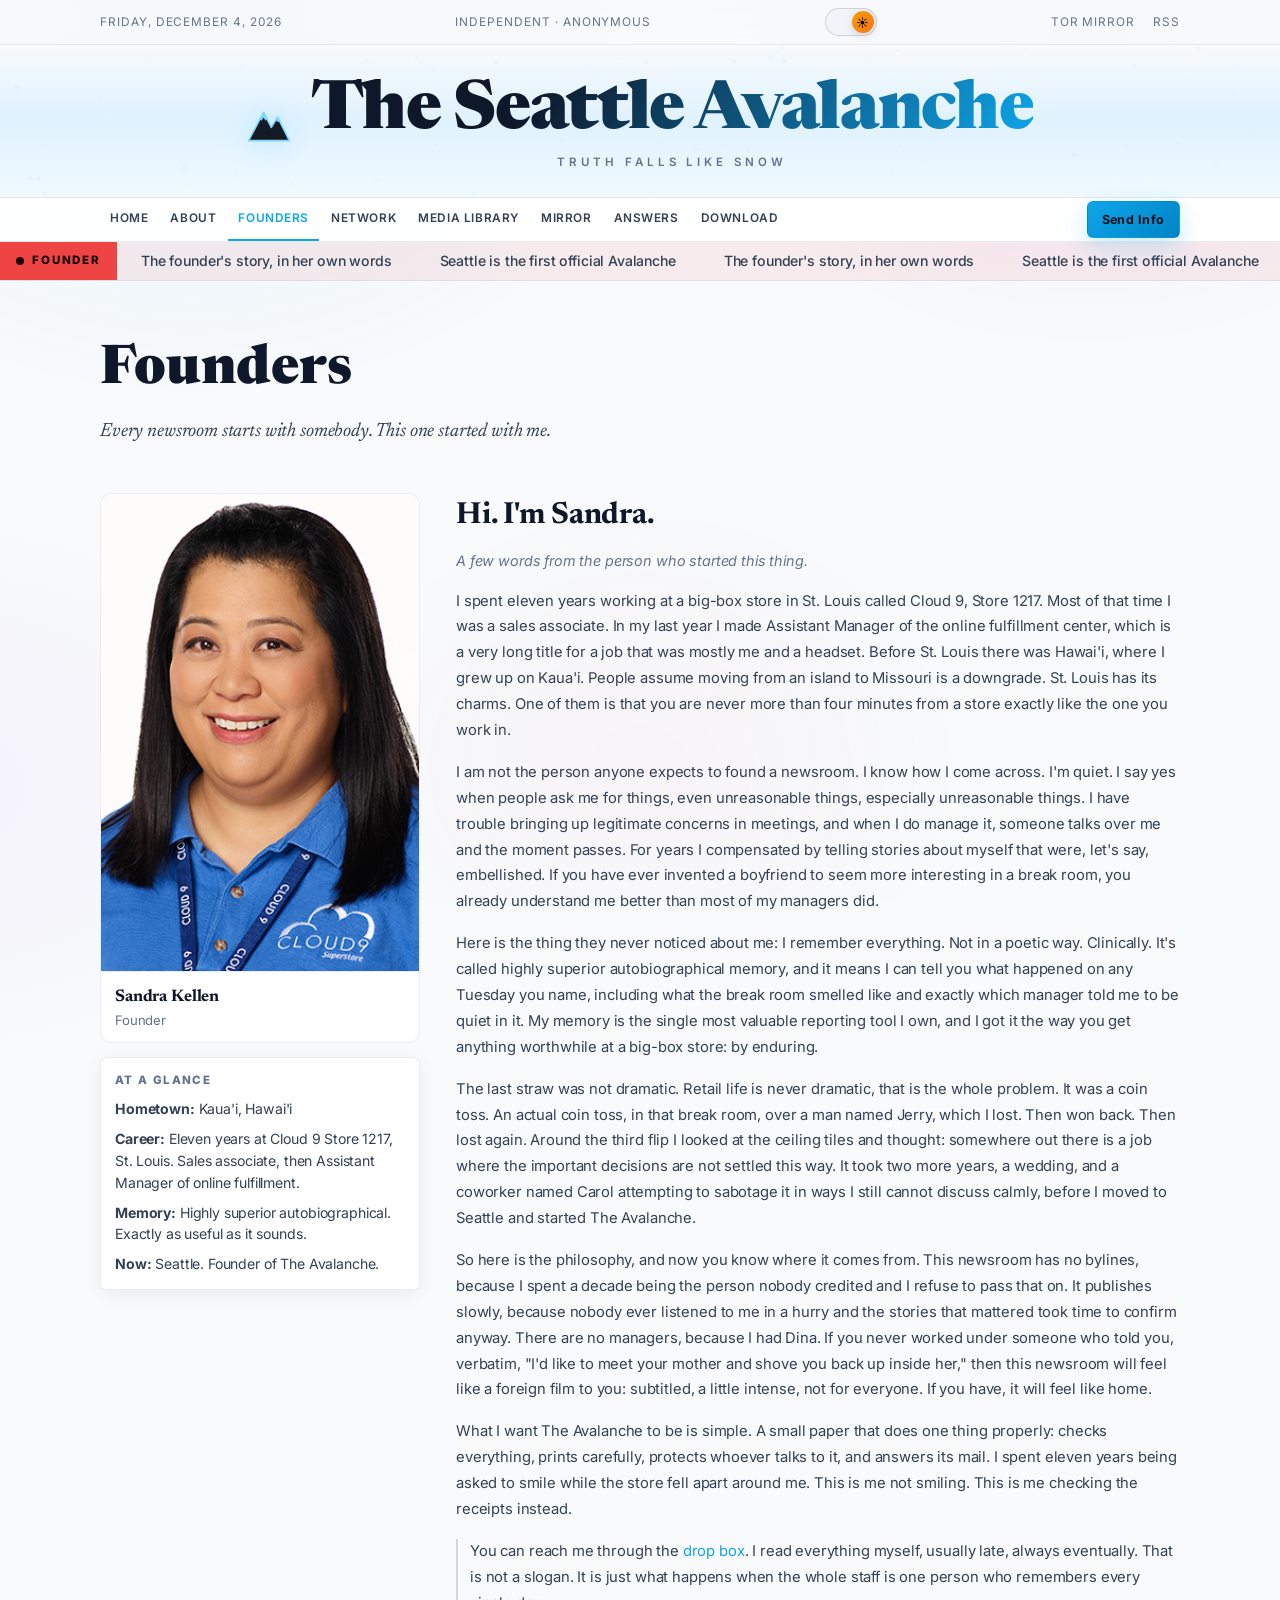
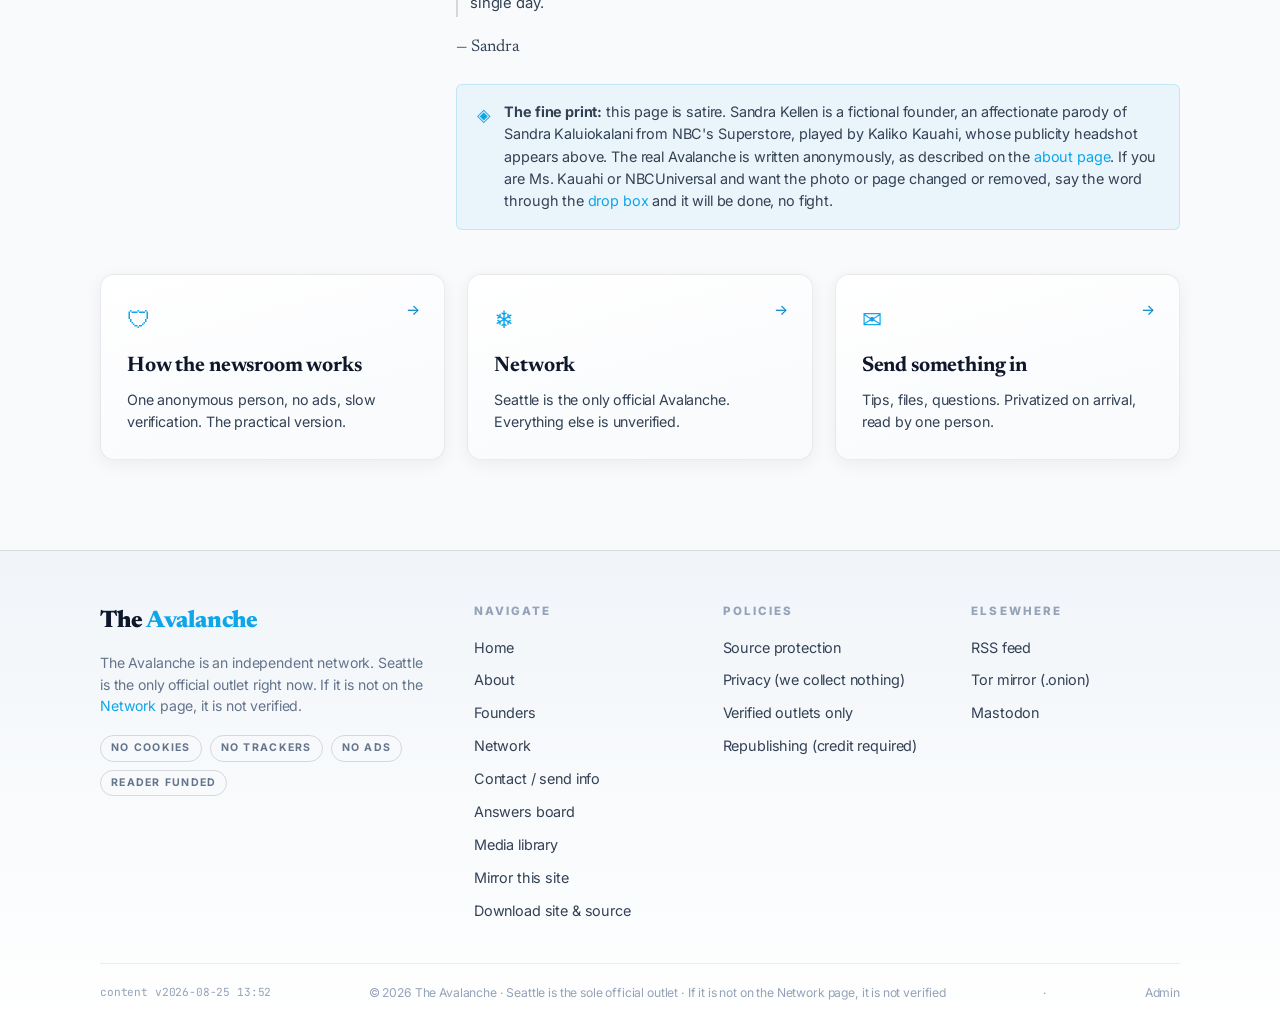
<file: founders.html>
<!DOCTYPE html>
<html lang="en">
<head>
  <meta charset="UTF-8" />
  <meta name="viewport" content="width=device-width, initial-scale=1.0" />
  <title>Founders | The Avalanche</title>
  <meta name="description" content="A personal note from our founder, Sandra Kellen." />
  <meta name="referrer" content="no-referrer" />
  <link rel="icon" href="data:image/svg+xml,%3Csvg xmlns='http://www.w3.org/2000/svg' viewBox='0 0 32 32'%3E%3Crect width='32' height='32' rx='6' fill='%230a0e14'/%3E%3Cpath d='M4 26 L13 9 L18 18 L21 13 L28 26 Z' fill='%237dd7ff'/%3E%3C/svg%3E" />
  <link rel="preconnect" href="https://fonts.googleapis.com" />
  <link rel="preconnect" href="https://fonts.gstatic.com" crossorigin />
  <link href="https://fonts.googleapis.com/css2?family=Newsreader:ital,opsz,wght@0,6..72,400..800;1,6..72,400..800&family=Inter:wght@400;500;600;700;800&family=JetBrains+Mono:wght@400;700&display=swap" rel="stylesheet" />
  <link rel="stylesheet" href="css/styles.css" />
  <script src="js/script.js" defer></script>
  <script src="js/content.js" defer></script>
  <script src="js/site.js" defer></script>
</head>
<body>
  <a class="skip-link" href="#main">Skip to content</a>

  <header>
    <div class="topbar">
      <div class="container topbar-inner">
        <span data-date>Friday, August 21, 2026</span>
        <span class="tagline">Independent · Anonymous</span>
        <button class="theme-toggle" aria-label="Toggle theme" title="Toggle theme"><span class="theme-toggle-knob">&#9789;</span></button>
          <nav class="topbar-links" aria-label="Utility">
          <a href="#" title="Onion service coming soon">Tor Mirror</a>
          <a href="#">RSS</a>
        </nav>
      </div>
    </div>

    <div class="masthead">
      <canvas id="snow-canvas" aria-hidden="true"></canvas>
      <div class="container masthead-inner">
        <svg class="logo-mark" width="56" height="46" viewBox="0 0 56 46" fill="none" aria-hidden="true">
          <path d="M2 43 L21 7 L31 26 L39 13 L54 43 Z" fill="#141b27" stroke="#7dd7ff" stroke-width="2" stroke-linejoin="round"/>
          <path d="M16 15 L21 7 L26 14 L23.5 17.5 L21 13.5 L18.5 17.5 Z" fill="#7dd7ff"/>
          <path d="M36.5 17 L39 13 L41.8 17.4 L40 19.5 Z" fill="#7dd7ff"/>
        </svg>
        <div class="masthead-title">
          <a href="index.html"><span>The Seattle Avalanche</span></a>
          <p class="motto">Truth falls like snow</p>
        </div>
      </div>
    </div>

    <nav class="navbar" aria-label="Primary">
      <div class="container navbar-inner">
        <button class="nav-toggle" aria-expanded="false" aria-controls="primary-nav">MENU ☰</button>
        <ul class="nav-list" id="primary-nav">
          <li><a href="index.html">Home</a></li>
          <li><a href="about.html">About</a></li>
          <li><a href="founders.html" aria-current="page">Founders</a></li>
          <li><a href="network.html">Network</a></li>
          <li><a href="library.html">Media Library</a></li>
          <li><a href="mirror.html">Mirror</a></li>
          <li><a href="answers.html">Answers</a></li>
          <li><a href="download.html">Download</a></li>
        </ul>
        <a href="submit.html" class="btn btn--primary btn--small nav-cta">Send Info</a>
      </div>
    </nav>
  </header>

  <div class="ticker" role="region" aria-label="Site notices">
    <span class="ticker-label"><span class="dot"></span>Founder</span>
    <div class="ticker-track">
      <div class="ticker-content">
        <a href="#sandra">The founder's story, in her own words</a>
        <a href="network.html">Seattle is the first official Avalanche</a>
      </div>
    </div>
  </div>

  <main id="main" class="container">

    <section class="page-hero" data-reveal>
      <h1>Founders</h1>
      <p class="lede">
        Every newsroom starts with somebody. This one started with me.
      </p>
    </section>

    <section id="sandra" data-reveal style="margin-top: 36px;">
      <div style="display:grid; grid-template-columns: 320px 1fr; gap: 36px; align-items:start;">
        <div>
          <div style="border:1px solid var(--line); border-radius:12px; overflow:hidden; background: var(--surface);">
            <img src="img/sandra-headshot.jpg" alt="Sandra Kellen, founder of The Avalanche" style="width:100%; height:auto; display:block;" />
            <div style="padding:12px 14px; border-top:1px solid var(--line);">
              <div style="font-family:var(--font-serif); font-weight:700; font-size:1.05rem;">Sandra Kellen</div>
              <div style="font-size:0.82rem; color:var(--muted);">Founder</div>
            </div>
          </div>
          <div class="module" style="margin-top:14px; padding:14px;">
            <div style="font-size:0.72rem; font-weight:800; letter-spacing:0.12em; text-transform:uppercase; color:var(--muted);">At a glance</div>
            <ul style="list-style:none; margin-top:8px; display:grid; gap:8px; font-size:0.88rem; color:var(--text-soft);">
              <li><strong>Hometown:</strong> Kaua'i, Hawai'i</li>
              <li><strong>Career:</strong> Eleven years at Cloud 9 Store 1217, St. Louis. Sales associate, then Assistant Manager of online fulfillment.</li>
              <li><strong>Memory:</strong> Highly superior autobiographical. Exactly as useful as it sounds.</li>
              <li><strong>Now:</strong> Seattle. Founder of The Avalanche.</li>
            </ul>
          </div>
        </div>

        <div>
          <h2 style="font-family:var(--font-serif); font-size:1.9rem; margin-bottom:10px;">Hi. I'm Sandra.</h2>
          <p style="color:var(--muted); font-size:0.9rem; margin-bottom:16px;"><em>A few words from the person who started this thing.</em></p>

          <div style="color:var(--text-soft); line-height:1.75; display:grid; gap:16px;">
            <p>
              I spent eleven years working at a big-box store in St. Louis called Cloud 9,
              Store 1217. Most of that time I was a sales associate. In my last year I made
              Assistant Manager of the online fulfillment center, which is a very long title
              for a job that was mostly me and a headset. Before St. Louis there was Hawai'i,
              where I grew up on Kaua'i. People assume moving from an island to Missouri is a
              downgrade. St. Louis has its charms. One of them is that you are never more than
              four minutes from a store exactly like the one you work in.
            </p>
            <p>
              I am not the person anyone expects to found a newsroom. I know how I come across.
              I'm quiet. I say yes when people ask me for things, even unreasonable things,
              especially unreasonable things. I have trouble bringing up legitimate concerns in
              meetings, and when I do manage it, someone talks over me and the moment passes.
              For years I compensated by telling stories about myself that were, let's say,
              embellished. If you have ever invented a boyfriend to seem more interesting in a
              break room, you already understand me better than most of my managers did.
            </p>
            <p>
              Here is the thing they never noticed about me: I remember everything. Not in a
              poetic way. Clinically. It's called highly superior autobiographical memory, and
              it means I can tell you what happened on any Tuesday you name, including what the
              break room smelled like and exactly which manager told me to be quiet in it. My
              memory is the single most valuable reporting tool I own, and I got it the way you
              get anything worthwhile at a big-box store: by enduring.
            </p>
            <p>
              The last straw was not dramatic. Retail life is never dramatic, that is the whole
              problem. It was a coin toss. An actual coin toss, in that break room, over a man
              named Jerry, which I lost. Then won back. Then lost again. Around the third flip
              I looked at the ceiling tiles and thought: somewhere out there is a job where the
              important decisions are not settled this way. It took two more years, a wedding,
              and a coworker named Carol attempting to sabotage it in ways I still cannot discuss
              calmly, before I moved to Seattle and started The Avalanche.
            </p>
            <p>
              So here is the philosophy, and now you know where it comes from. This newsroom has
              no bylines, because I spent a decade being the person nobody credited and I refuse
              to pass that on. It publishes slowly, because nobody ever listened to me in a hurry
              and the stories that mattered took time to confirm anyway. There are no managers,
              because I had Dina. If you never worked under someone who told you, verbatim,
              "I'd like to meet your mother and shove you back up inside her," then this newsroom
              will feel like a foreign film to you: subtitled, a little intense, not for everyone.
              If you have, it will feel like home.
            </p>
            <p>
              What I want The Avalanche to be is simple. A small paper that does one thing
              properly: checks everything, prints carefully, protects whoever talks to it, and
              answers its mail. I spent eleven years being asked to smile while the store fell
              apart around me. This is me not smiling. This is me checking the receipts instead.
            </p>
            <p style="border-left:2px solid var(--line-strong); padding-left:12px;">
              You can reach me through the <a href="submit.html">drop box</a>. I read everything
              myself, usually late, always eventually. That is not a slogan. It is just what
              happens when the whole staff is one person who remembers every single day.
            </p>
            <p style="font-family:var(--font-serif); font-size:1.05rem;">
              — Sandra
            </p>
          </div>

          <div class="info-banner" style="margin-top:22px;">
            <span class="icon">◈</span>
            <div>
              <strong>The fine print:</strong> this page is satire. Sandra Kellen is a fictional founder, an affectionate parody of
              Sandra Kaluiokalani from NBC's Superstore, played by Kaliko Kauahi, whose publicity headshot appears above.
              The real Avalanche is written anonymously, as described on the <a href="about.html">about page</a>. If you are
              Ms. Kauahi or NBCUniversal and want the photo or page changed or removed, say the word through the
              <a href="submit.html">drop box</a> and it will be done, no fight.
            </div>
          </div>
        </div>
      </div>
    </section>

    <section class="cta-trio" data-reveal style="margin-top: 44px;">
      <a href="about.html" class="cta-card">
        <span class="cta-icon">🛡</span>
        <h3>How the newsroom works</h3>
        <p>One anonymous person, no ads, slow verification. The practical version.</p>
        <span class="cta-arrow">→</span>
      </a>
      <a href="network.html" class="cta-card">
        <span class="cta-icon">❄</span>
        <h3>Network</h3>
        <p>Seattle is the only official Avalanche. Everything else is unverified.</p>
        <span class="cta-arrow">→</span>
      </a>
      <a href="submit.html" class="cta-card">
        <span class="cta-icon">✉</span>
        <h3>Send something in</h3>
        <p>Tips, files, questions. Privatized on arrival, read by one person.</p>
        <span class="cta-arrow">→</span>
      </a>
    </section>

  </main>

  <footer class="site-footer">
    <div class="container">
      <div class="footer-grid">
        <div class="footer-brand">
          <div class="foot-logo">The <span>Avalanche</span></div>
          <p>The Avalanche is an independent network. Seattle is the only official outlet right now. If it is not on the <a href="network.html">Network</a> page, it is not verified.</p>
          <div class="privacy-badges">
            <span class="badge">No cookies</span>
            <span class="badge">No trackers</span>
            <span class="badge">No ads</span>
            <span class="badge">Reader funded</span>
          </div>
        </div>

        <div class="footer-col">
          <h4>Navigate</h4>
          <ul>
            <li><a href="index.html">Home</a></li>
            <li><a href="about.html">About</a></li>
            <li><a href="founders.html">Founders</a></li>
            <li><a href="network.html">Network</a></li>
            <li><a href="submit.html">Contact / send info</a></li>
            <li><a href="answers.html">Answers board</a></li>
            <li><a href="library.html">Media library</a></li>
            <li><a href="mirror.html">Mirror this site</a></li>
            <li><a href="download.html">Download site &amp; source</a></li>
          </ul>
        </div>

        <div class="footer-col">
          <h4>Policies</h4>
          <ul>
            <li><a href="about.html#faq">Source protection</a></li>
            <li><a href="about.html#faq">Privacy (we collect nothing)</a></li>
            <li><a href="network.html">Verified outlets only</a></li>
            <li><a href="#">Republishing (credit required)</a></li>
          </ul>
        </div>

        <div class="footer-col">
          <h4>Elsewhere</h4>
          <ul>
            <li><a href="#">RSS feed</a></li>
            <li><a href="#">Tor mirror (.onion)</a></li>
            <li><a href="#">Mastodon</a></li>
          </ul>
        </div>
      </div>

      <div class="footer-bottom">
        <span class="mono" id="ver-stamp"></span>
        <span>© 2026 The Avalanche · Seattle is the sole official outlet · If it is not on the Network page, it is not verified</span> · <a href="admin.html" style="color:var(--faint);text-decoration:none;" title="Staff login">Admin</a>
      </div>
    </div>
  </footer>
</body>
</html>
</file>
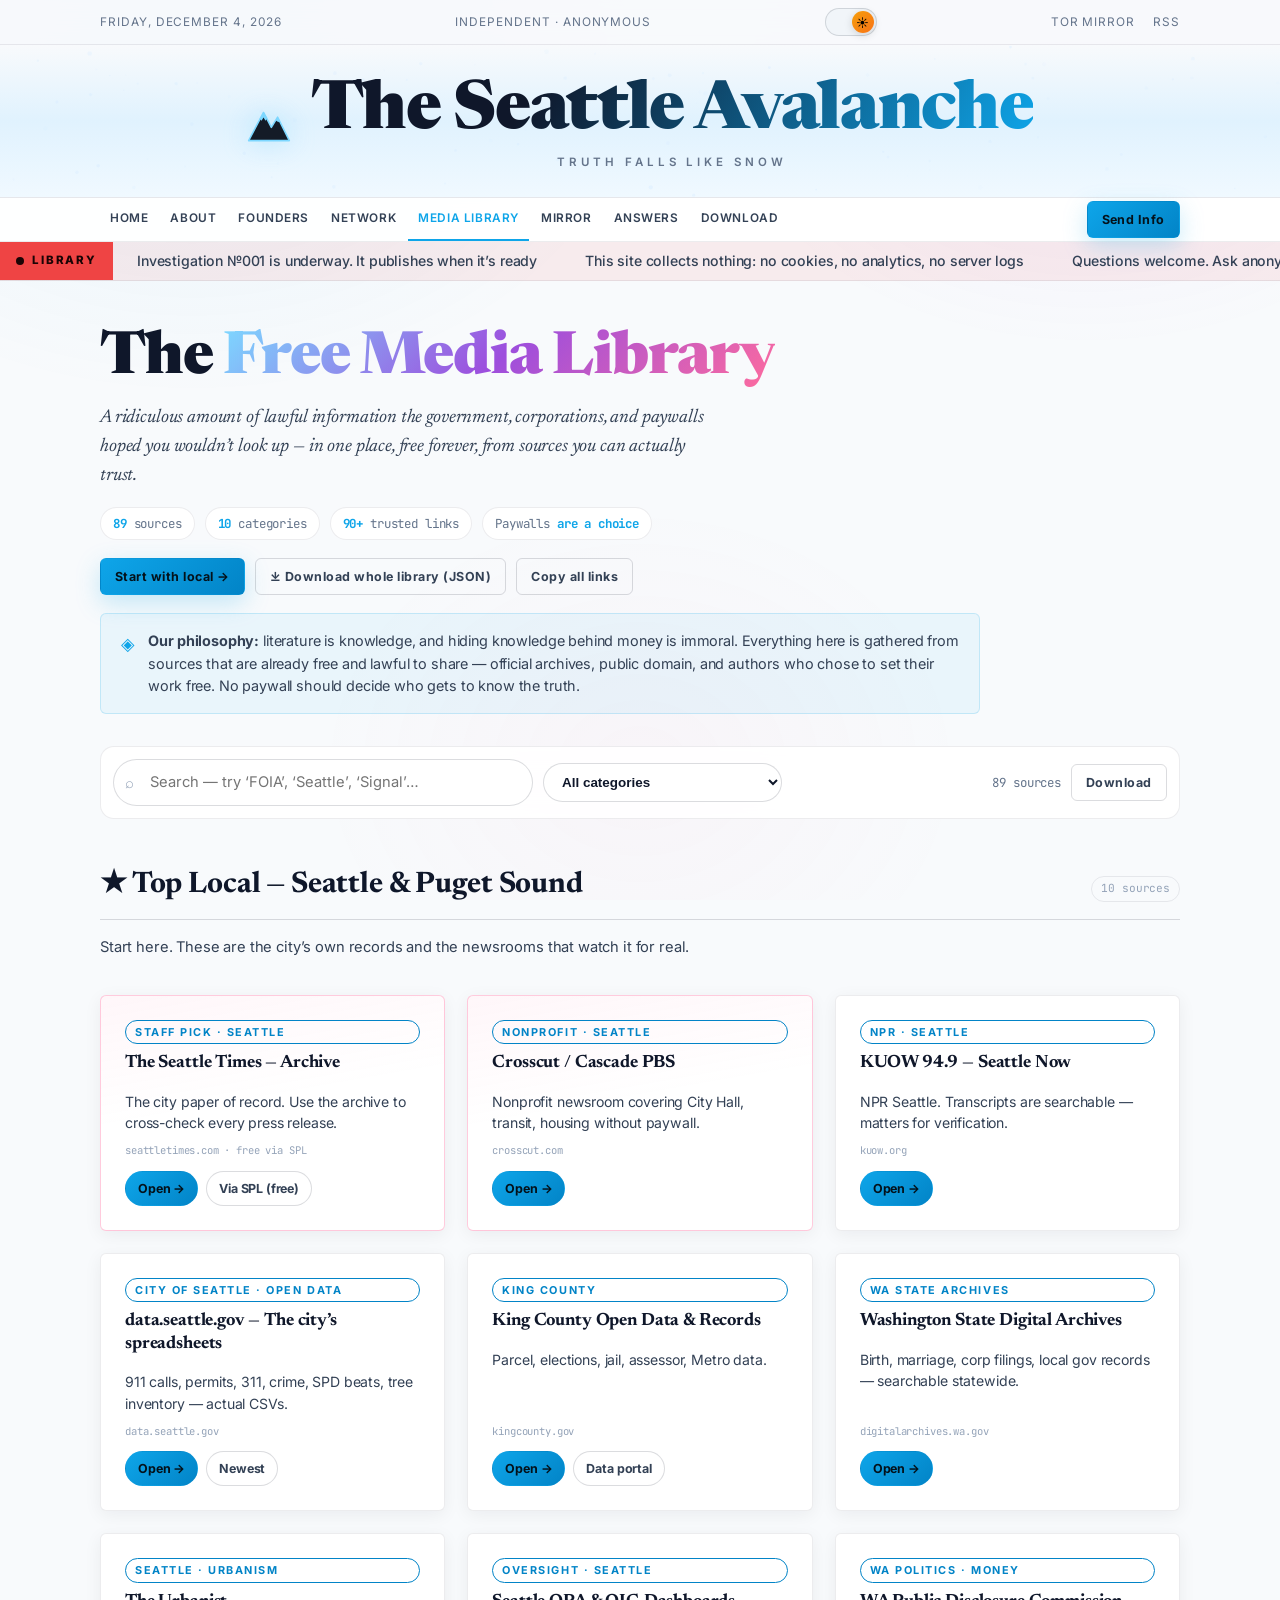
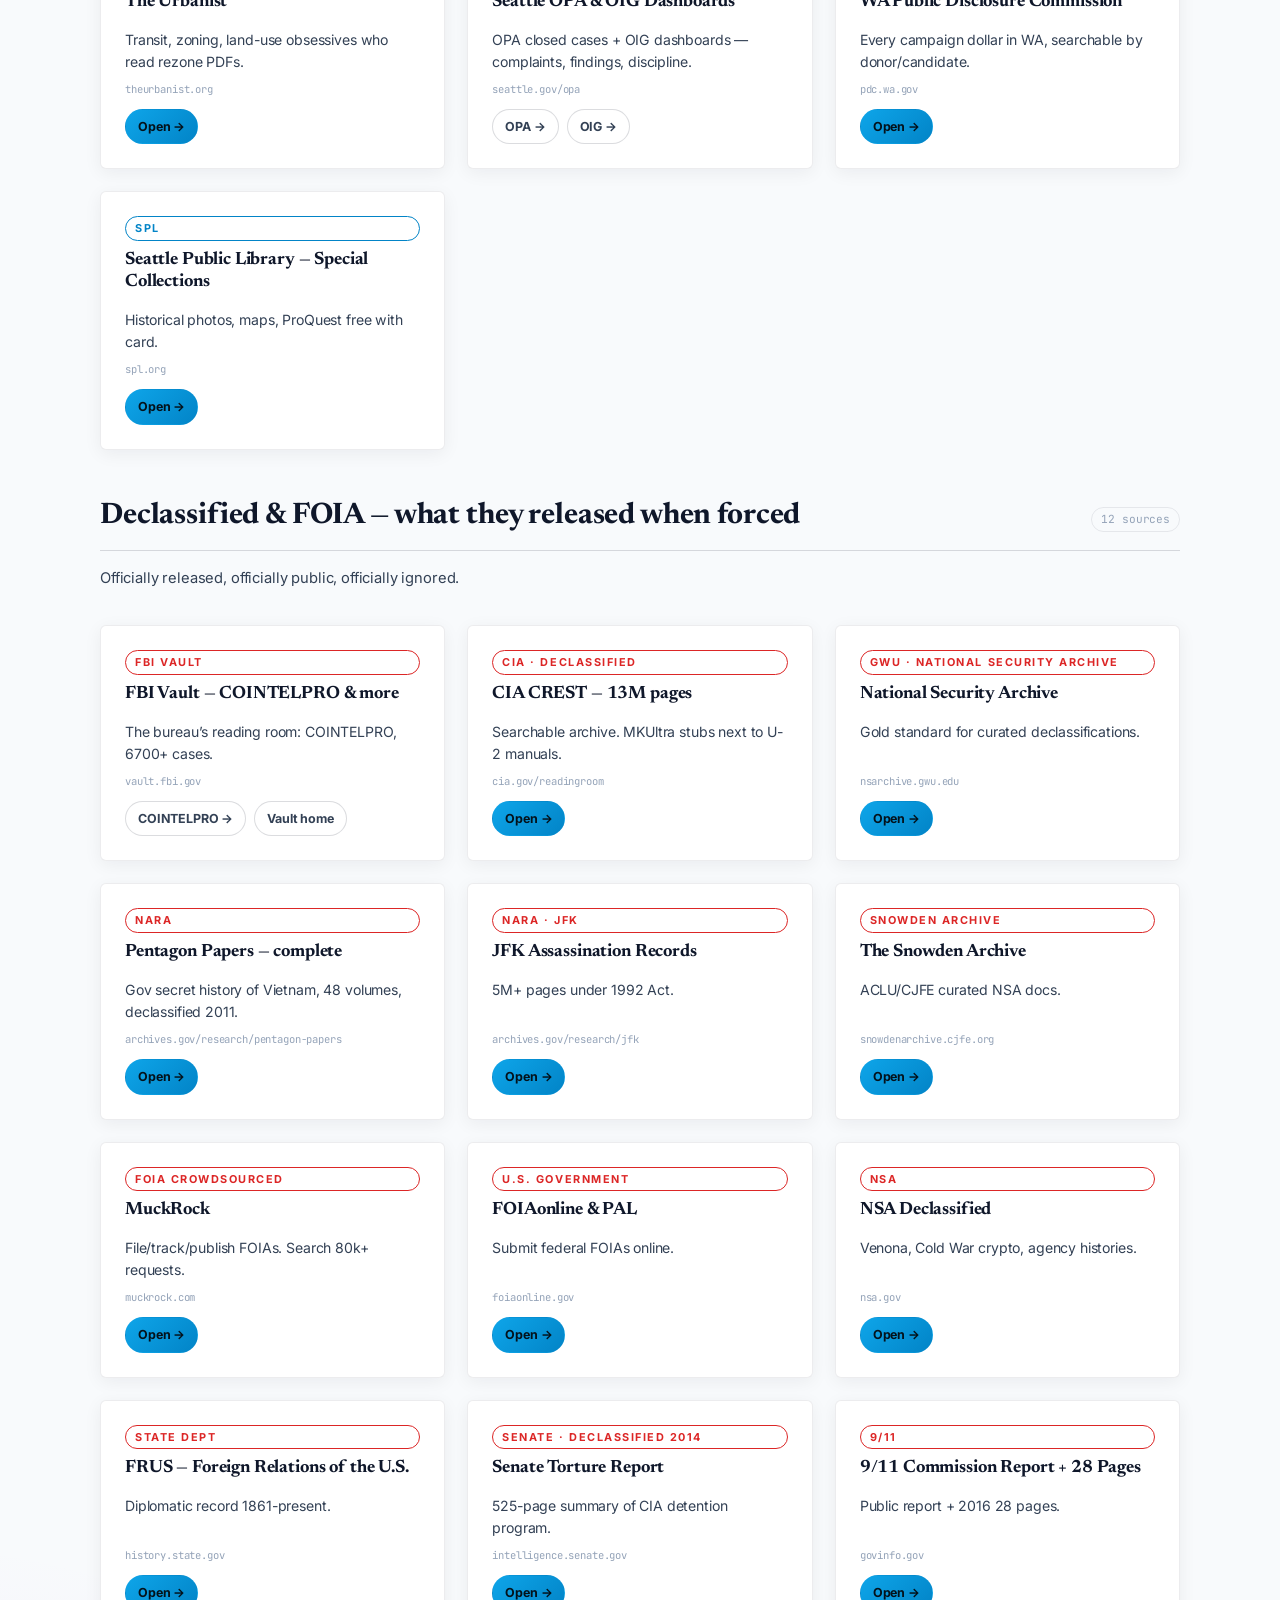
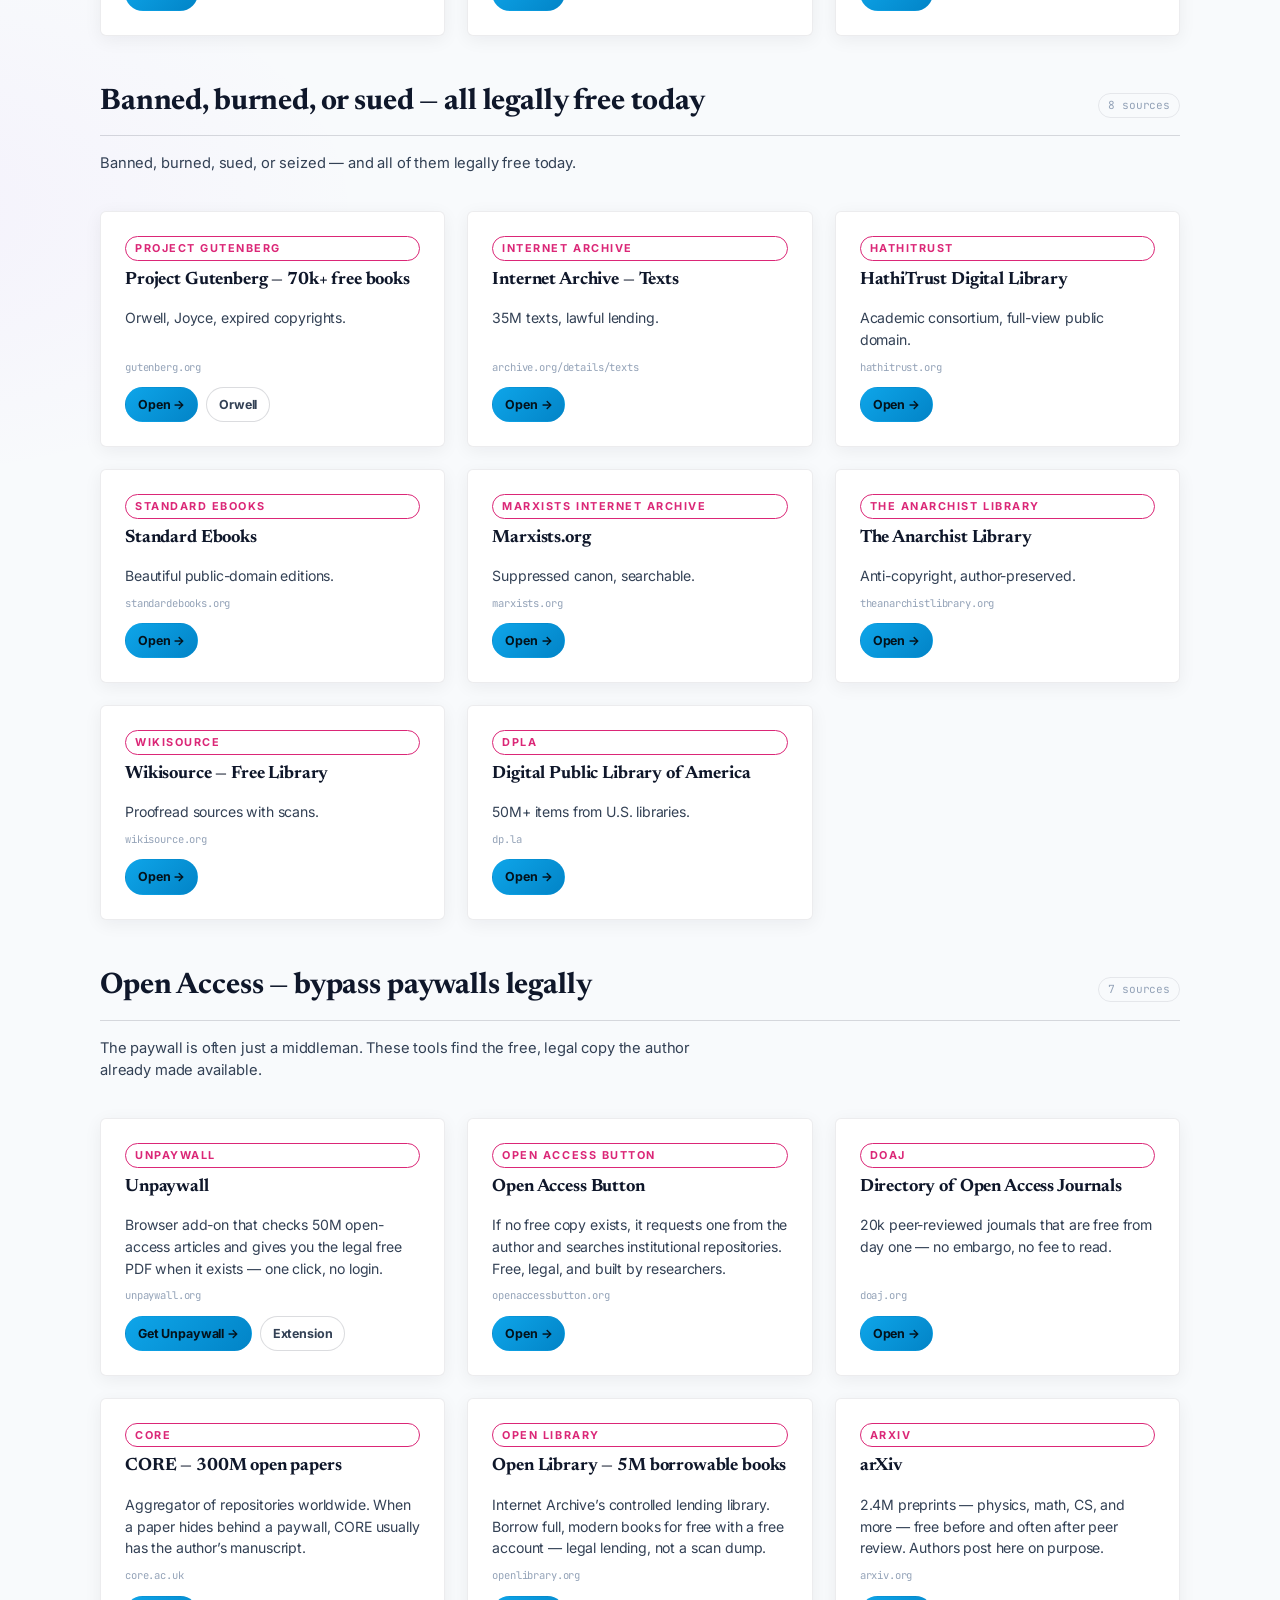
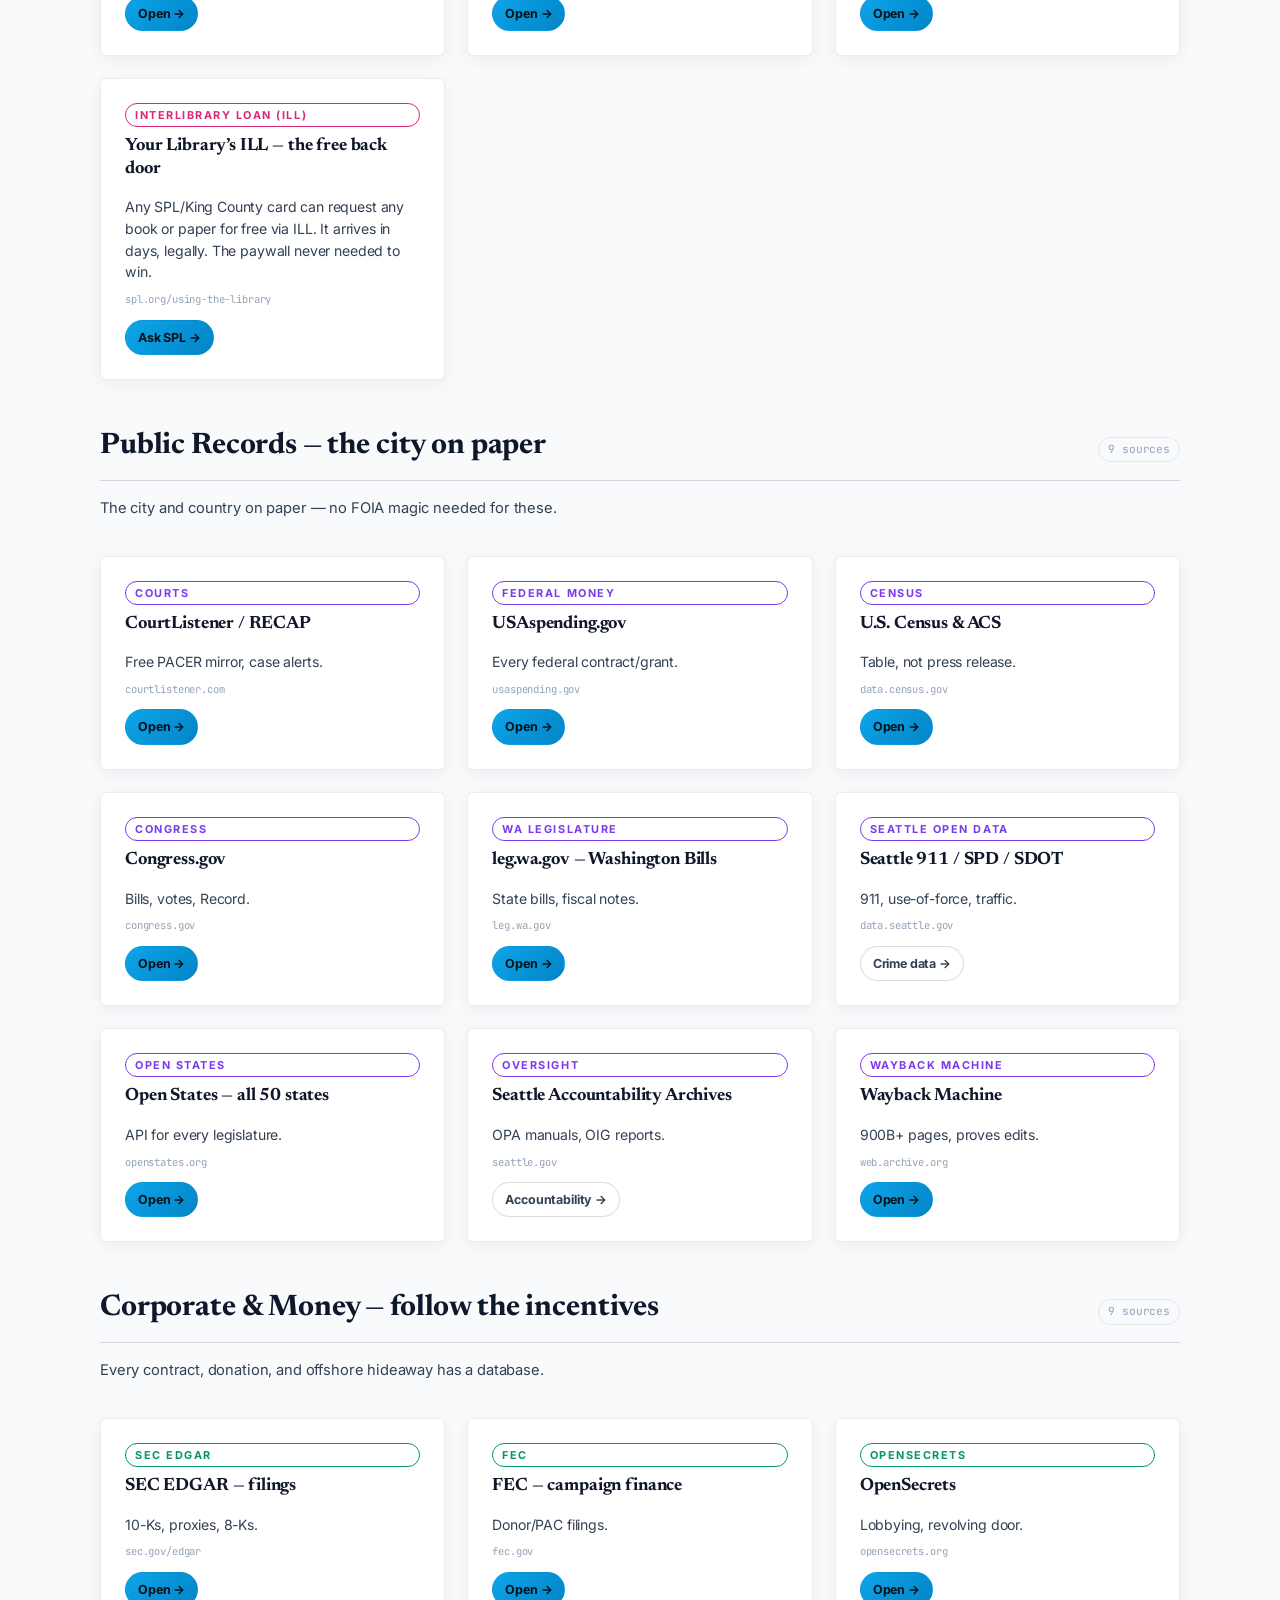
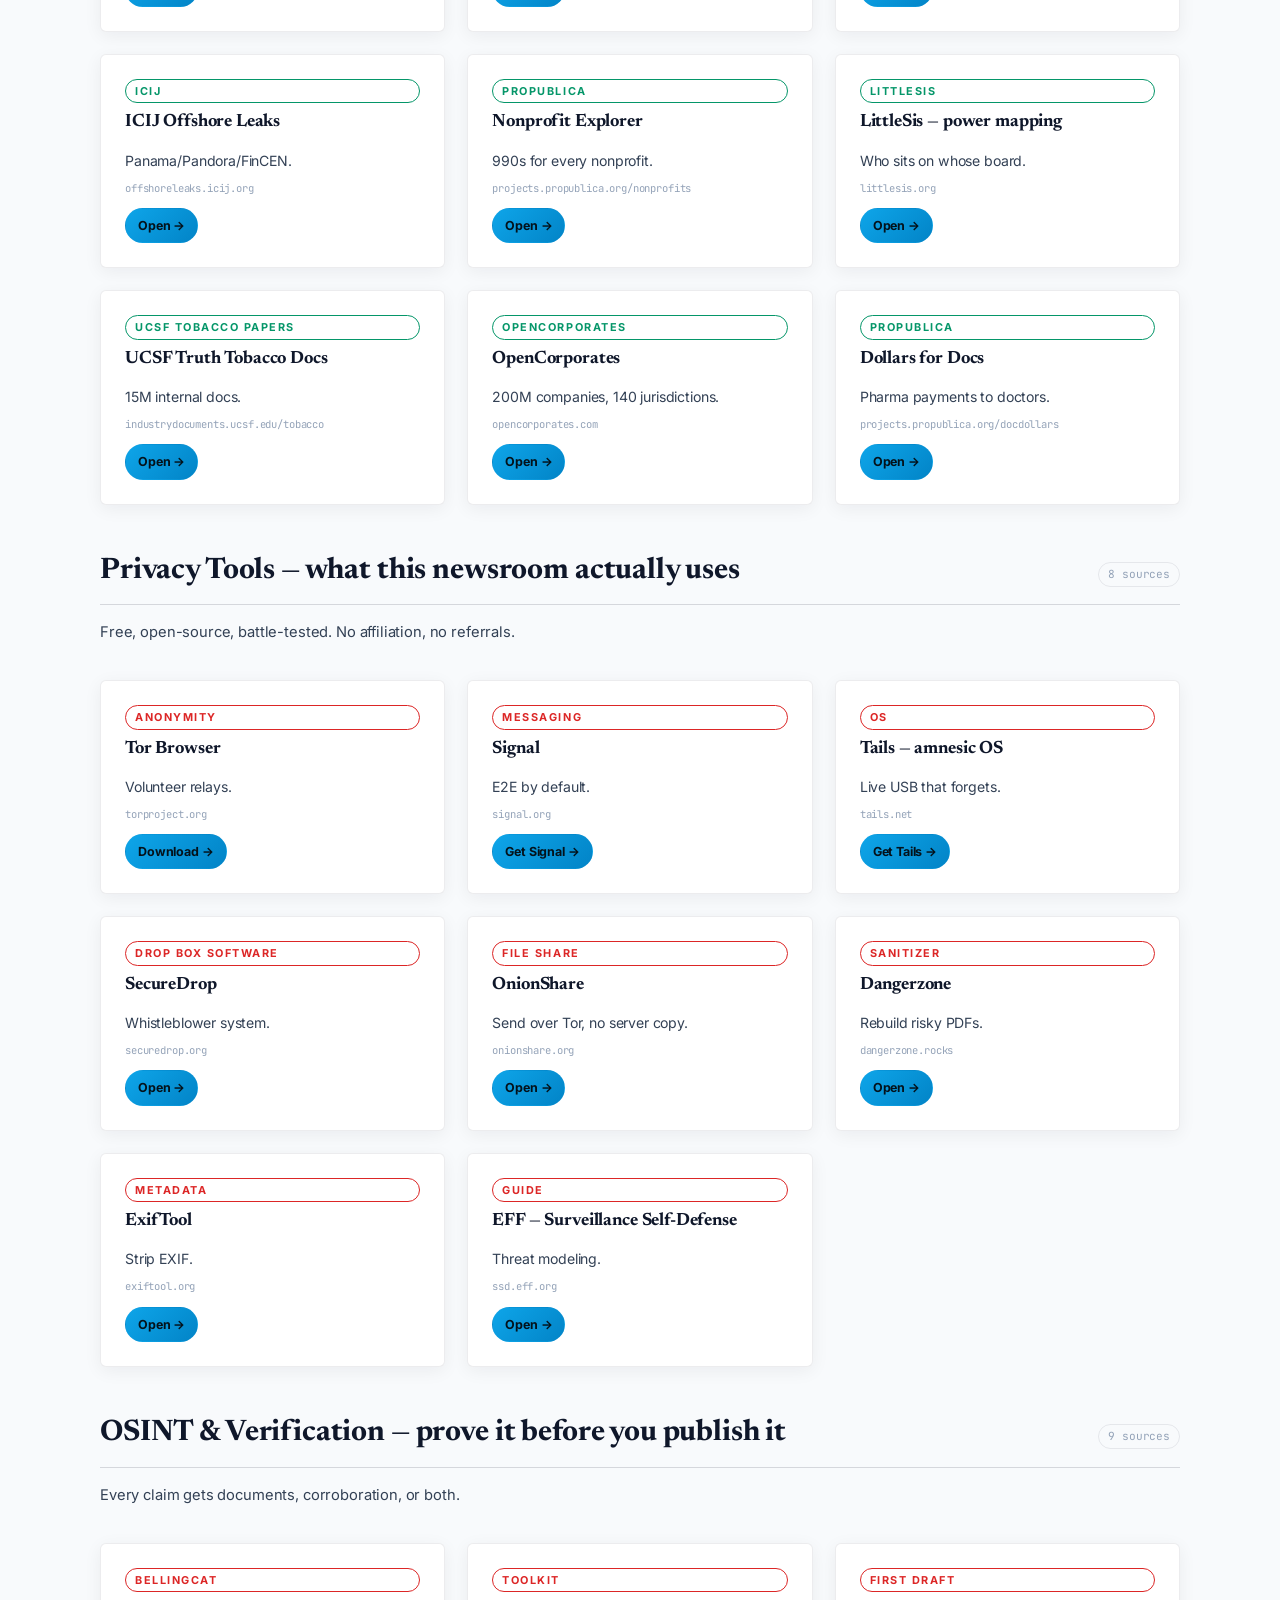
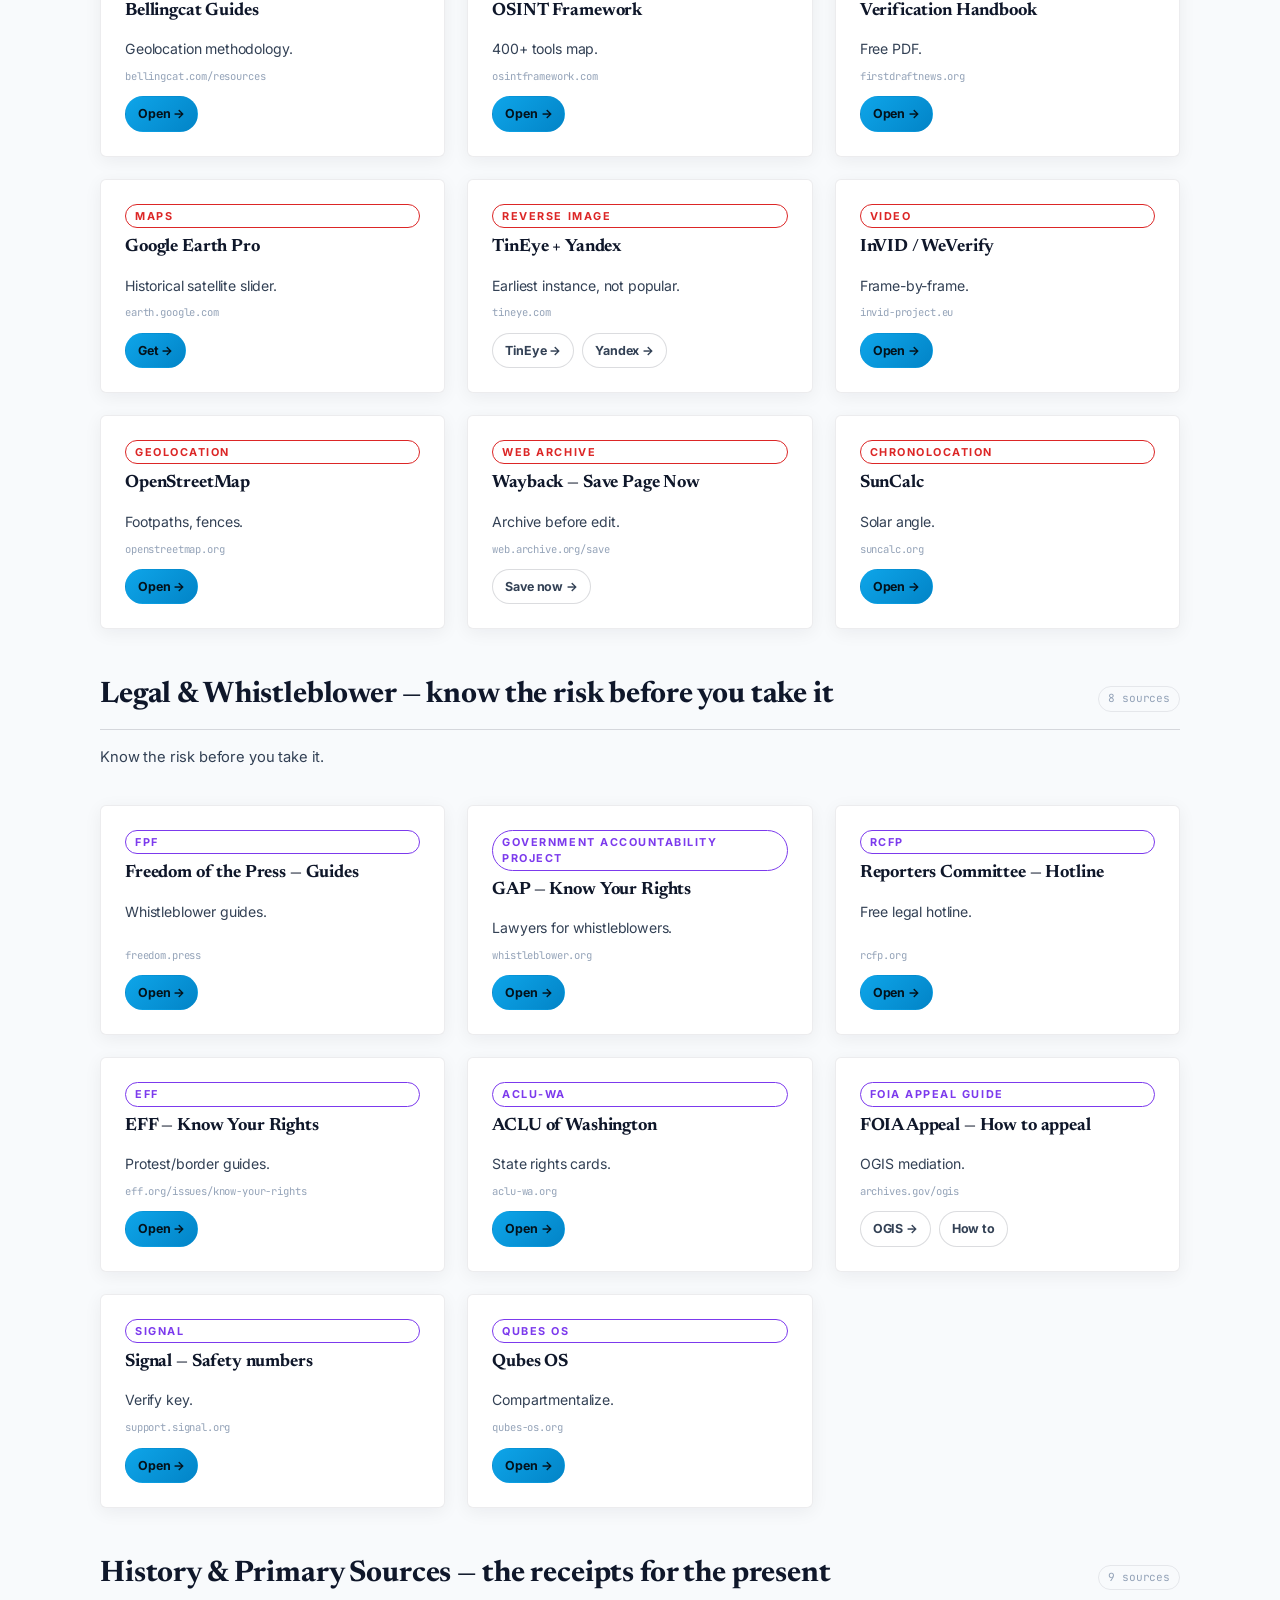
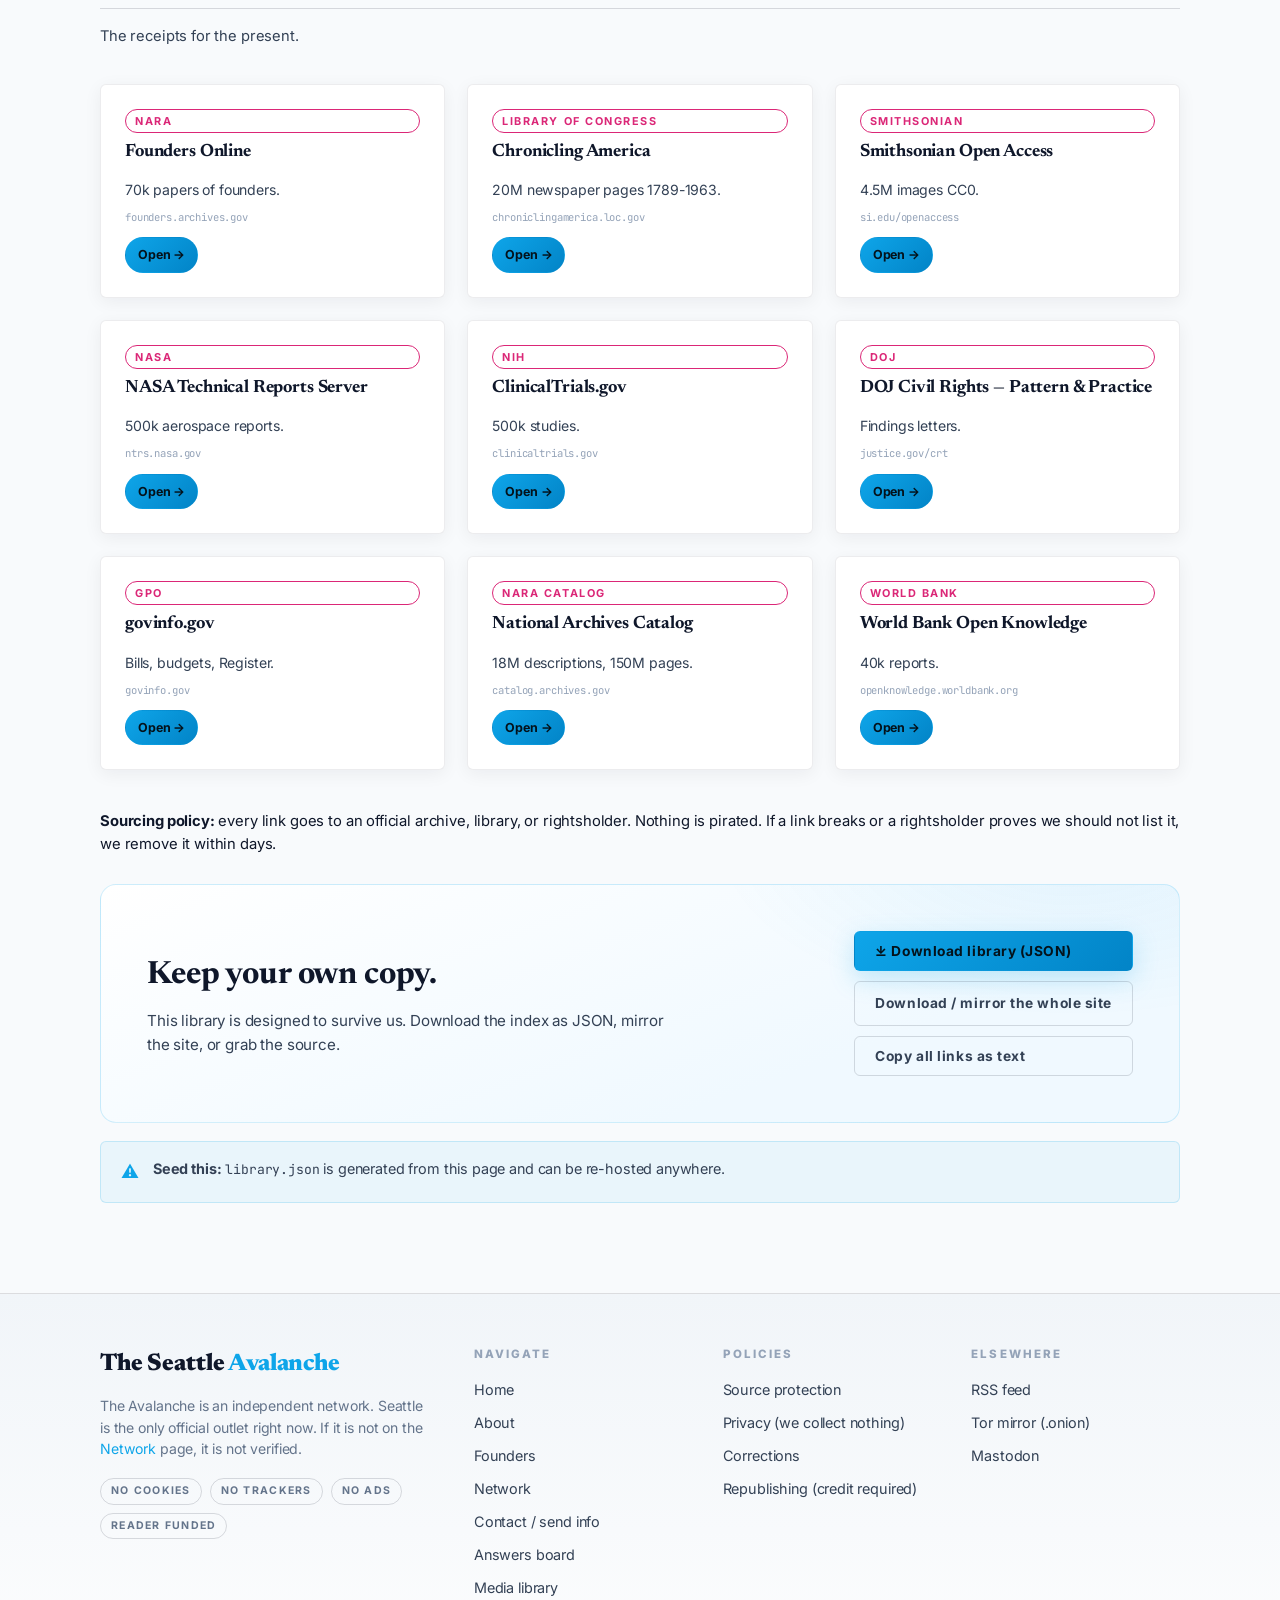
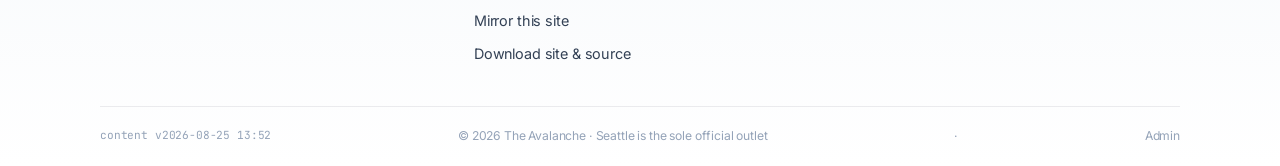
<file: library.html>
<!DOCTYPE html>
<html lang="en">
<head>
<meta charset="UTF-8" />
<meta name="viewport" content="width=device-width, initial-scale=1.0" />
<title>Free Media Library | The Seattle Avalanche</title>
<meta name="description" content="A ridiculous trusted-only library: 80+ official archives, banned books, FOIA vaults, Seattle open data, privacy tools, OSINT guides. Download the whole thing." />
<meta name="referrer" content="no-referrer" />
<link rel="icon" href="data:image/svg+xml,%3Csvg xmlns='http://www.w3.org/2000/svg' viewBox='0 0 32 32'%3E%3Crect width='32' height='32' rx='6' fill='%230a0e14'/%3E%3Cpath d='M4 26 L13 9 L18 18 L21 13 L28 26 Z' fill='%237dd7ff'/%3E%3C/svg%3E" />
<link href="https://fonts.googleapis.com/css2?family=Newsreader:ital,opsz,wght@0,6..72,400..800&family=Inter:wght@400;500;600;700;800&family=JetBrains+Mono:wght@400;700&display=swap" rel="stylesheet" />
<link rel="stylesheet" href="css/styles.css" />
<script src="js/script.js" defer></script>
<script src="js/content.js" defer></script>
<script src="js/site.js" defer></script>
<style>
.lib-hero{padding:48px 0 10px;max-width:880px}
.lib-hero h1{font-family:var(--font-serif);font-weight:800;font-size:clamp(2.4rem,5vw,3.7rem);line-height:1.02;letter-spacing:-0.02em}
.lib-hero h1 span{background:var(--gradient-1);-webkit-background-clip:text;-webkit-text-fill-color:transparent;background-clip:text}
.lib-stats{display:flex;gap:10px;flex-wrap:wrap;margin:16px 0}
.lib-stat{font-family:var(--font-mono);font-size:.78rem;background:var(--surface);border:1px solid var(--line);border-radius:999px;padding:6px 12px;color:var(--muted)}
.lib-stat b{color:var(--ice)}
.lib-toolbar{position:sticky;top:58px;z-index:9;background:rgba(13,18,26,.92);backdrop-filter:blur(12px);border:1px solid var(--line);border-radius:14px;padding:12px;display:flex;gap:10px;flex-wrap:wrap;align-items:center;justify-content:space-between;margin:22px 0 18px}
.lib-toolbar input[type=search]{flex:1;min-width:220px;max-width:420px;background:var(--bg-raise);border:1px solid var(--line-strong);border-radius:999px;color:var(--text);font:inherit;font-size:.92rem;padding:11px 14px 11px 36px}
.lib-toolbar select{background:var(--bg-raise);border:1px solid var(--line-strong);border-radius:999px;color:var(--text);padding:10px 14px;font-weight:600;font-size:.84rem}
.lib-count{font-family:var(--font-mono);font-size:.78rem;color:var(--muted)}
.lib-section-head{display:flex;align-items:baseline;justify-content:space-between;gap:16px;margin:44px 0 16px;border-bottom:1px solid var(--line-strong);padding-bottom:10px}
.lib-section-head h2{font-family:var(--font-serif);font-weight:700;font-size:clamp(1.35rem,3vw,1.85rem)}
.lib-section-head .count{font-family:var(--font-mono);font-size:.70rem;color:var(--faint);border:1px solid var(--line);border-radius:999px;padding:3px 9px}
.lib-card{position:relative;display:flex;flex-direction:column}
.lib-card h3{font-family:var(--font-serif);font-size:1.12rem;line-height:1.25;margin:8px 0 6px}
.lib-card p.desc{font-size:.88rem;color:var(--text-soft);flex:1}
.lib-card .meta{font-family:var(--font-mono);font-size:.66rem;color:var(--faint);margin-top:8px}
.lib-actions{display:flex;gap:8px;margin-top:12px;flex-wrap:wrap}
.lib-actions a{font-size:.78rem;font-weight:700;padding:7px 12px;border-radius:999px;border:1px solid var(--line-strong);color:var(--text-soft);background:var(--bg-raise)}
.lib-actions a.primary{background:linear-gradient(135deg,var(--ice),var(--ice-deep));color:#04121b;border-color:transparent}
.lib-actions a:hover{border-color:var(--ice);color:var(--ice)}
.lib-actions a.primary:hover{color:#04121b;filter:brightness(1.08)}
.featured{border-color:rgba(255,107,157,.35)!important;background:linear-gradient(170deg,rgba(255,107,157,.06),transparent 45%),var(--surface)!important}
.hide{display:none!important}
@media(max-width:720px){.lib-toolbar{position:static}}
</style>
</head>
<body>
<a class="skip-link" href="#main">Skip to content</a>
<header>
<div class="topbar"><div class="container topbar-inner"><span data-date>Friday, August 21, 2026</span><span class="tagline">Independent · Anonymous</span><button class="theme-toggle" aria-label="Toggle theme" title="Toggle theme"><span class="theme-toggle-knob">&#9789;</span></button><nav class="topbar-links" aria-label="Utility"><a href="#" title="Onion service coming soon">Tor Mirror</a><a href="#">RSS</a></nav></div></div>
<div class="masthead"><canvas id="snow-canvas" aria-hidden="true"></canvas><div class="container masthead-inner"><svg class="logo-mark" width="56" height="46" viewBox="0 0 56 46" fill="none" aria-hidden="true"><path d="M2 43 L21 7 L31 26 L39 13 L54 43 Z" fill="#141b27" stroke="#7dd7ff" stroke-width="2" stroke-linejoin="round"/><path d="M16 15 L21 7 L26 14 L23.5 17.5 L21 13.5 L18.5 17.5 Z" fill="#7dd7ff"/><path d="M36.5 17 L39 13 L41.8 17.4 L40 19.5 Z" fill="#7dd7ff"/></svg><div class="masthead-title"><a href="index.html"><span>The Seattle Avalanche</span></a><p class="motto">Truth falls like snow</p></div></div></div>
<nav class="navbar" aria-label="Primary"><div class="container navbar-inner"><button class="nav-toggle" aria-expanded="false" aria-controls="primary-nav">MENU ☰</button><ul class="nav-list" id="primary-nav"><li><a href="index.html">Home</a></li><li><a href="about.html">About</a></li><li><a href="founders.html">Founders</a></li><li><a href="network.html">Network</a></li><li><a href="library.html" aria-current="page">Media Library</a></li><li><a href="mirror.html">Mirror</a></li><li><a href="answers.html">Answers</a></li><li><a href="download.html">Download</a></li></ul><a href="submit.html" class="btn btn--primary btn--small nav-cta">Send Info</a></div></nav>
</header>
<div class="ticker" role="region" aria-label="Site notices"><span class="ticker-label"><span class="dot"></span>Library</span><div class="ticker-track"><div class="ticker-content" id="ticker-items"><a href="#local">TOP LOCAL: 10 Seattle watchdogs live</a><a href="#openaccess">Open Access: Unpaywall, Open Library, arXiv — paywalls are optional</a><a href="#download-all">Download the whole library as JSON</a></div></div></div>
<main id="main" class="container">
<section class="lib-hero" data-reveal>
<h1>The <span>Free Media Library</span></h1>
<p class="lede" style="margin-top:14px;font-family:var(--font-serif);font-style:italic;font-size:1.18rem;color:var(--text-soft);max-width:62ch">A ridiculous amount of lawful information the government, corporations, and paywalls hoped you wouldn’t look up — in one place, free forever, from sources you can actually trust.</p>
<div class="lib-stats"><span class="lib-stat"><b id="stat-total">90+</b> sources</span><span class="lib-stat"><b>10</b> categories</span><span class="lib-stat"><b>90+</b> trusted links</span><span class="lib-stat">Paywalls <b>are a choice</b></span></div>
<div style="display:flex;gap:10px;flex-wrap:wrap;margin-top:18px"><a href="#local" class="btn btn--primary btn--small">Start with local →</a><button class="btn btn--ghost btn--small" onclick="downloadLibrary()">⤓ Download whole library (JSON)</button><button class="btn btn--ghost btn--small" onclick="copyLibraryLinks()">Copy all links</button></div>
<div class="info-banner" style="margin-top:18px"><span class="icon">◈</span><div><strong>Our philosophy:</strong> literature is knowledge, and hiding knowledge behind money is immoral. Everything here is gathered from sources that are already free and lawful to share — official archives, public domain, and authors who chose to set their work free. No paywall should decide who gets to know the truth.</div></div>
</section>
<div class="lib-toolbar" data-reveal>
<div style="display:flex;gap:10px;flex:1;align-items:center;flex-wrap:wrap"><div style="position:relative;flex:1;min-width:220px;max-width:420px"><span style="position:absolute;left:12px;top:50%;transform:translateY(-50%);color:var(--faint)">⌕</span><input type="search" id="lib-search" placeholder="Search — try ‘FOIA’, ‘Seattle’, ‘Signal’…" oninput="filterLib()" style="width:100%;padding-left:36px" /></div><select id="lib-cat" onchange="filterLib()"><option value="all">All categories</option><option value="local">Top Local</option><option value="declassified">Declassified & FOIA</option><option value="banned">Banned Books</option><option value="openaccess">Open Access — Paywall-Free</option><option value="records">Public Records</option><option value="corporate">Corporate & Money</option><option value="surveillance">Privacy Tools</option><option value="osint">OSINT & Verification</option><option value="legal">Legal & Whistleblower</option><option value="history">History & Primary Sources</option></select></div>
<div style="display:flex;gap:10px;align-items:center"><span class="lib-count" id="lib-count">80 sources</span><a href="#download-all" class="btn btn--ghost btn--small" style="white-space:nowrap">Download</a></div>
</div>

<section id="local" aria-labelledby="local-h" data-reveal>
<div class="lib-section-head"><h2 id="local-h">★ Top Local — Seattle & Puget Sound</h2><span class="count">10 sources</span></div>
<p style="color:var(--text-soft);font-size:.92rem;max-width:70ch;margin-bottom:6px">Start here. These are the city’s own records and the newsrooms that watch it for real.</p>
<div class="lib-grid">
<article class="lib-card featured" data-cat="local" data-text="the seattle times — archive the city paper of record. use the archive to cross-check every press release. seattletimes.com · free via spl">
<span class="chip chip--local">Staff pick · Seattle</span>
<h3>The Seattle Times — Archive</h3>
<p class="desc">The city paper of record. Use the archive to cross-check every press release.</p>
<div class="meta">seattletimes.com · free via SPL</div>
<div class="lib-actions"><a class="primary" href="https://www.seattletimes.com/" target="_blank" rel="noopener noreferrer">Open →</a><a href="https://www.spl.org/" target="_blank" rel="noopener noreferrer">Via SPL (free)</a></div>
</article>
<article class="lib-card featured" data-cat="local" data-text="crosscut / cascade pbs nonprofit newsroom covering city hall, transit, housing without paywall. crosscut.com">
<span class="chip chip--local">Nonprofit · Seattle</span>
<h3>Crosscut / Cascade PBS</h3>
<p class="desc">Nonprofit newsroom covering City Hall, transit, housing without paywall.</p>
<div class="meta">crosscut.com</div>
<div class="lib-actions"><a class="primary" href="https://crosscut.com/" target="_blank" rel="noopener noreferrer">Open →</a></div>
</article>
<article class="lib-card" data-cat="local" data-text="kuow 94.9 — seattle now npr seattle. transcripts are searchable — matters for verification. kuow.org">
<span class="chip chip--local">NPR · Seattle</span>
<h3>KUOW 94.9 — Seattle Now</h3>
<p class="desc">NPR Seattle. Transcripts are searchable — matters for verification.</p>
<div class="meta">kuow.org</div>
<div class="lib-actions"><a class="primary" href="https://www.kuow.org/" target="_blank" rel="noopener noreferrer">Open →</a></div>
</article>
<article class="lib-card" data-cat="local" data-text="data.seattle.gov — the city’s spreadsheets 911 calls, permits, 311, crime, spd beats, tree inventory — actual csvs. data.seattle.gov">
<span class="chip chip--local">City of Seattle · Open Data</span>
<h3>data.seattle.gov — The city’s spreadsheets</h3>
<p class="desc">911 calls, permits, 311, crime, SPD beats, tree inventory — actual CSVs.</p>
<div class="meta">data.seattle.gov</div>
<div class="lib-actions"><a class="primary" href="https://data.seattle.gov/" target="_blank" rel="noopener noreferrer">Open →</a><a href="https://data.seattle.gov/browse?sortBy=newest" target="_blank" rel="noopener noreferrer">Newest</a></div>
</article>
<article class="lib-card" data-cat="local" data-text="king county open data & records parcel, elections, jail, assessor, metro data. kingcounty.gov">
<span class="chip chip--local">King County</span>
<h3>King County Open Data & Records</h3>
<p class="desc">Parcel, elections, jail, assessor, Metro data.</p>
<div class="meta">kingcounty.gov</div>
<div class="lib-actions"><a class="primary" href="https://kingcounty.gov/" target="_blank" rel="noopener noreferrer">Open →</a><a href="https://data.kingcounty.gov/" target="_blank" rel="noopener noreferrer">Data portal</a></div>
</article>
<article class="lib-card" data-cat="local" data-text="washington state digital archives birth, marriage, corp filings, local gov records — searchable statewide. digitalarchives.wa.gov">
<span class="chip chip--local">WA State Archives</span>
<h3>Washington State Digital Archives</h3>
<p class="desc">Birth, marriage, corp filings, local gov records — searchable statewide.</p>
<div class="meta">digitalarchives.wa.gov</div>
<div class="lib-actions"><a class="primary" href="https://www.digitalarchives.wa.gov/" target="_blank" rel="noopener noreferrer">Open →</a></div>
</article>
<article class="lib-card" data-cat="local" data-text="the urbanist transit, zoning, land-use obsessives who read rezone pdfs. theurbanist.org">
<span class="chip chip--local">Seattle · Urbanism</span>
<h3>The Urbanist</h3>
<p class="desc">Transit, zoning, land-use obsessives who read rezone PDFs.</p>
<div class="meta">theurbanist.org</div>
<div class="lib-actions"><a class="primary" href="https://www.theurbanist.org/" target="_blank" rel="noopener noreferrer">Open →</a></div>
</article>
<article class="lib-card" data-cat="local" data-text="seattle opa & oig dashboards opa closed cases + oig dashboards — complaints, findings, discipline. seattle.gov/opa">
<span class="chip chip--local">Oversight · Seattle</span>
<h3>Seattle OPA & OIG Dashboards</h3>
<p class="desc">OPA closed cases + OIG dashboards — complaints, findings, discipline.</p>
<div class="meta">seattle.gov/opa</div>
<div class="lib-actions"><a href="https://www.seattle.gov/opa" target="_blank" rel="noopener noreferrer">OPA →</a><a href="https://www.seattle.gov/oig" target="_blank" rel="noopener noreferrer">OIG →</a></div>
</article>
<article class="lib-card" data-cat="local" data-text="wa public disclosure commission every campaign dollar in wa, searchable by donor/candidate. pdc.wa.gov">
<span class="chip chip--local">WA Politics · Money</span>
<h3>WA Public Disclosure Commission</h3>
<p class="desc">Every campaign dollar in WA, searchable by donor/candidate.</p>
<div class="meta">pdc.wa.gov</div>
<div class="lib-actions"><a class="primary" href="https://www.pdc.wa.gov/" target="_blank" rel="noopener noreferrer">Open →</a></div>
</article>
<article class="lib-card" data-cat="local" data-text="seattle public library — special collections historical photos, maps, proquest free with card. spl.org">
<span class="chip chip--local">SPL</span>
<h3>Seattle Public Library — Special Collections</h3>
<p class="desc">Historical photos, maps, ProQuest free with card.</p>
<div class="meta">spl.org</div>
<div class="lib-actions"><a class="primary" href="https://www.spl.org/" target="_blank" rel="noopener noreferrer">Open →</a></div>
</article>
</div>
</section>

<section id="declassified" aria-labelledby="declassified-h" data-reveal>
<div class="lib-section-head"><h2 id="declassified-h">Declassified & FOIA — what they released when forced</h2><span class="count">12 sources</span></div>
<p style="color:var(--text-soft);font-size:.92rem;max-width:70ch;margin-bottom:6px">Officially released, officially public, officially ignored.</p>
<div class="lib-grid">
<article class="lib-card" data-cat="declassified" data-text="fbi vault — cointelpro & more the bureau’s reading room: cointelpro, 6700+ cases. vault.fbi.gov">
<span class="chip chip--surveil">FBI Vault</span>
<h3>FBI Vault — COINTELPRO & more</h3>
<p class="desc">The bureau’s reading room: COINTELPRO, 6700+ cases.</p>
<div class="meta">vault.fbi.gov</div>
<div class="lib-actions"><a href="https://vault.fbi.gov/cointelpro" target="_blank" rel="noopener noreferrer">COINTELPRO →</a><a href="https://vault.fbi.gov/" target="_blank" rel="noopener noreferrer">Vault home</a></div>
</article>
<article class="lib-card" data-cat="declassified" data-text="cia crest — 13m pages searchable archive. mkultra stubs next to u-2 manuals. cia.gov/readingroom">
<span class="chip chip--surveil">CIA · Declassified</span>
<h3>CIA CREST — 13M pages</h3>
<p class="desc">Searchable archive. MKUltra stubs next to U-2 manuals.</p>
<div class="meta">cia.gov/readingroom</div>
<div class="lib-actions"><a class="primary" href="https://www.cia.gov/readingroom/collection/crest-25-year-program-archive" target="_blank" rel="noopener noreferrer">Open →</a></div>
</article>
<article class="lib-card" data-cat="declassified" data-text="national security archive gold standard for curated declassifications. nsarchive.gwu.edu">
<span class="chip chip--surveil">GWU · National Security Archive</span>
<h3>National Security Archive</h3>
<p class="desc">Gold standard for curated declassifications.</p>
<div class="meta">nsarchive.gwu.edu</div>
<div class="lib-actions"><a class="primary" href="https://nsarchive.gwu.edu/" target="_blank" rel="noopener noreferrer">Open →</a></div>
</article>
<article class="lib-card" data-cat="declassified" data-text="pentagon papers — complete gov secret history of vietnam, 48 volumes, declassified 2011. archives.gov/research/pentagon-papers">
<span class="chip chip--surveil">NARA</span>
<h3>Pentagon Papers — complete</h3>
<p class="desc">Gov secret history of Vietnam, 48 volumes, declassified 2011.</p>
<div class="meta">archives.gov/research/pentagon-papers</div>
<div class="lib-actions"><a class="primary" href="https://www.archives.gov/research/pentagon-papers" target="_blank" rel="noopener noreferrer">Open →</a></div>
</article>
<article class="lib-card" data-cat="declassified" data-text="jfk assassination records 5m+ pages under 1992 act. archives.gov/research/jfk">
<span class="chip chip--surveil">NARA · JFK</span>
<h3>JFK Assassination Records</h3>
<p class="desc">5M+ pages under 1992 Act.</p>
<div class="meta">archives.gov/research/jfk</div>
<div class="lib-actions"><a class="primary" href="https://www.archives.gov/research/jfk" target="_blank" rel="noopener noreferrer">Open →</a></div>
</article>
<article class="lib-card" data-cat="declassified" data-text="the snowden archive aclu/cjfe curated nsa docs. snowdenarchive.cjfe.org">
<span class="chip chip--surveil">Snowden Archive</span>
<h3>The Snowden Archive</h3>
<p class="desc">ACLU/CJFE curated NSA docs.</p>
<div class="meta">snowdenarchive.cjfe.org</div>
<div class="lib-actions"><a class="primary" href="https://snowdenarchive.cjfe.org/" target="_blank" rel="noopener noreferrer">Open →</a></div>
</article>
<article class="lib-card" data-cat="declassified" data-text="muckrock file/track/publish foias. search 80k+ requests. muckrock.com">
<span class="chip chip--surveil">FOIA Crowdsourced</span>
<h3>MuckRock</h3>
<p class="desc">File/track/publish FOIAs. Search 80k+ requests.</p>
<div class="meta">muckrock.com</div>
<div class="lib-actions"><a class="primary" href="https://www.muckrock.com/" target="_blank" rel="noopener noreferrer">Open →</a></div>
</article>
<article class="lib-card" data-cat="declassified" data-text="foiaonline & pal submit federal foias online. foiaonline.gov">
<span class="chip chip--surveil">U.S. Government</span>
<h3>FOIAonline & PAL</h3>
<p class="desc">Submit federal FOIAs online.</p>
<div class="meta">foiaonline.gov</div>
<div class="lib-actions"><a class="primary" href="https://www.foia.gov/" target="_blank" rel="noopener noreferrer">Open →</a></div>
</article>
<article class="lib-card" data-cat="declassified" data-text="nsa declassified venona, cold war crypto, agency histories. nsa.gov">
<span class="chip chip--surveil">NSA</span>
<h3>NSA Declassified</h3>
<p class="desc">Venona, Cold War crypto, agency histories.</p>
<div class="meta">nsa.gov</div>
<div class="lib-actions"><a class="primary" href="https://www.nsa.gov/Helpful-Links/NSA-FOIA/" target="_blank" rel="noopener noreferrer">Open →</a></div>
</article>
<article class="lib-card" data-cat="declassified" data-text="frus — foreign relations of the u.s. diplomatic record 1861-present. history.state.gov">
<span class="chip chip--surveil">State Dept</span>
<h3>FRUS — Foreign Relations of the U.S.</h3>
<p class="desc">Diplomatic record 1861-present.</p>
<div class="meta">history.state.gov</div>
<div class="lib-actions"><a class="primary" href="https://history.state.gov/historicaldocuments" target="_blank" rel="noopener noreferrer">Open →</a></div>
</article>
<article class="lib-card" data-cat="declassified" data-text="senate torture report 525-page summary of cia detention program. intelligence.senate.gov">
<span class="chip chip--surveil">Senate · Declassified 2014</span>
<h3>Senate Torture Report</h3>
<p class="desc">525-page summary of CIA detention program.</p>
<div class="meta">intelligence.senate.gov</div>
<div class="lib-actions"><a class="primary" href="https://www.intelligence.senate.gov/publications/committee-study-central-intelligence-agencys-detention-and-interrogation-program" target="_blank" rel="noopener noreferrer">Open →</a></div>
</article>
<article class="lib-card" data-cat="declassified" data-text="9/11 commission report + 28 pages public report + 2016 28 pages. govinfo.gov">
<span class="chip chip--surveil">9/11</span>
<h3>9/11 Commission Report + 28 Pages</h3>
<p class="desc">Public report + 2016 28 pages.</p>
<div class="meta">govinfo.gov</div>
<div class="lib-actions"><a class="primary" href="https://www.govinfo.gov/features/9-11-commission-report" target="_blank" rel="noopener noreferrer">Open →</a></div>
</article>
</div>
</section>

<section id="banned" aria-labelledby="banned-h" data-reveal>
<div class="lib-section-head"><h2 id="banned-h">Banned, burned, or sued — all legally free today</h2><span class="count">8 sources</span></div>
<p style="color:var(--text-soft);font-size:.92rem;max-width:70ch;margin-bottom:6px">Banned, burned, sued, or seized — and all of them legally free today.</p>
<div class="lib-grid">
<article class="lib-card" data-cat="banned" data-text="project gutenberg — 70k+ free books orwell, joyce, expired copyrights. gutenberg.org">
<span class="chip chip--culture">Project Gutenberg</span>
<h3>Project Gutenberg — 70k+ free books</h3>
<p class="desc">Orwell, Joyce, expired copyrights.</p>
<div class="meta">gutenberg.org</div>
<div class="lib-actions"><a class="primary" href="https://www.gutenberg.org/" target="_blank" rel="noopener noreferrer">Open →</a><a href="https://www.gutenberg.org/ebooks/author/37" target="_blank" rel="noopener noreferrer">Orwell</a></div>
</article>
<article class="lib-card" data-cat="banned" data-text="internet archive — texts 35m texts, lawful lending. archive.org/details/texts">
<span class="chip chip--culture">Internet Archive</span>
<h3>Internet Archive — Texts</h3>
<p class="desc">35M texts, lawful lending.</p>
<div class="meta">archive.org/details/texts</div>
<div class="lib-actions"><a class="primary" href="https://archive.org/details/texts" target="_blank" rel="noopener noreferrer">Open →</a></div>
</article>
<article class="lib-card" data-cat="banned" data-text="hathitrust digital library academic consortium, full-view public domain. hathitrust.org">
<span class="chip chip--culture">HathiTrust</span>
<h3>HathiTrust Digital Library</h3>
<p class="desc">Academic consortium, full-view public domain.</p>
<div class="meta">hathitrust.org</div>
<div class="lib-actions"><a class="primary" href="https://www.hathitrust.org/" target="_blank" rel="noopener noreferrer">Open →</a></div>
</article>
<article class="lib-card" data-cat="banned" data-text="standard ebooks beautiful public-domain editions. standardebooks.org">
<span class="chip chip--culture">Standard Ebooks</span>
<h3>Standard Ebooks</h3>
<p class="desc">Beautiful public-domain editions.</p>
<div class="meta">standardebooks.org</div>
<div class="lib-actions"><a class="primary" href="https://standardebooks.org/" target="_blank" rel="noopener noreferrer">Open →</a></div>
</article>
<article class="lib-card" data-cat="banned" data-text="marxists.org suppressed canon, searchable. marxists.org">
<span class="chip chip--culture">Marxists Internet Archive</span>
<h3>Marxists.org</h3>
<p class="desc">Suppressed canon, searchable.</p>
<div class="meta">marxists.org</div>
<div class="lib-actions"><a class="primary" href="https://www.marxists.org/" target="_blank" rel="noopener noreferrer">Open →</a></div>
</article>
<article class="lib-card" data-cat="banned" data-text="the anarchist library anti-copyright, author-preserved. theanarchistlibrary.org">
<span class="chip chip--culture">The Anarchist Library</span>
<h3>The Anarchist Library</h3>
<p class="desc">Anti-copyright, author-preserved.</p>
<div class="meta">theanarchistlibrary.org</div>
<div class="lib-actions"><a class="primary" href="https://theanarchistlibrary.org/" target="_blank" rel="noopener noreferrer">Open →</a></div>
</article>
<article class="lib-card" data-cat="banned" data-text="wikisource — free library proofread sources with scans. wikisource.org">
<span class="chip chip--culture">Wikisource</span>
<h3>Wikisource — Free Library</h3>
<p class="desc">Proofread sources with scans.</p>
<div class="meta">wikisource.org</div>
<div class="lib-actions"><a class="primary" href="https://en.wikisource.org/" target="_blank" rel="noopener noreferrer">Open →</a></div>
</article>
<article class="lib-card" data-cat="banned" data-text="digital public library of america 50m+ items from u.s. libraries. dp.la">
<span class="chip chip--culture">DPLA</span>
<h3>Digital Public Library of America</h3>
<p class="desc">50M+ items from U.S. libraries.</p>
<div class="meta">dp.la</div>
<div class="lib-actions"><a class="primary" href="https://dp.la/" target="_blank" rel="noopener noreferrer">Open →</a></div>
</article>
</div>
</section>

<section id="openaccess" aria-labelledby="openaccess-h" data-reveal>
<div class="lib-section-head"><h2 id="openaccess-h">Open Access — bypass paywalls legally</h2><span class="count">7 sources</span></div>
<p style="color:var(--text-soft);font-size:.92rem;max-width:70ch;margin-bottom:6px">The paywall is often just a middleman. These tools find the free, legal copy the author already made available.</p>
<div class="lib-grid">
<article class="lib-card" data-cat="openaccess" data-text="unpaywall paywall bypass legal">
<span class="chip chip--culture">Unpaywall</span>
<h3>Unpaywall</h3>
<p class="desc">Browser add-on that checks 50M open-access articles and gives you the legal free PDF when it exists — one click, no login.</p>
<div class="meta">unpaywall.org</div>
<div class="lib-actions"><a class="primary" href="https://unpaywall.org/" target="_blank" rel="noopener noreferrer">Get Unpaywall →</a><a href="https://unpaywall.org/products/extension" target="_blank" rel="noopener noreferrer">Extension</a></div>
</article>
<article class="lib-card" data-cat="openaccess" data-text="open access button legal request">
<span class="chip chip--culture">Open Access Button</span>
<h3>Open Access Button</h3>
<p class="desc">If no free copy exists, it requests one from the author and searches institutional repositories. Free, legal, and built by researchers.</p>
<div class="meta">openaccessbutton.org</div>
<div class="lib-actions"><a class="primary" href="https://openaccessbutton.org/" target="_blank" rel="noopener noreferrer">Open →</a></div>
</article>
<article class="lib-card" data-cat="openaccess" data-text="doaj directory open access journals">
<span class="chip chip--culture">DOAJ</span>
<h3>Directory of Open Access Journals</h3>
<p class="desc">20k peer-reviewed journals that are free from day one — no embargo, no fee to read.</p>
<div class="meta">doaj.org</div>
<div class="lib-actions"><a class="primary" href="https://doaj.org/" target="_blank" rel="noopener noreferrer">Open →</a></div>
</article>
<article class="lib-card" data-cat="openaccess" data-text="core research aggregator">
<span class="chip chip--culture">CORE</span>
<h3>CORE — 300M open papers</h3>
<p class="desc">Aggregator of repositories worldwide. When a paper hides behind a paywall, CORE usually has the author’s manuscript.</p>
<div class="meta">core.ac.uk</div>
<div class="lib-actions"><a class="primary" href="https://core.ac.uk/" target="_blank" rel="noopener noreferrer">Open →</a></div>
</article>
<article class="lib-card" data-cat="openaccess" data-text="open library archive.org lending">
<span class="chip chip--culture">Open Library</span>
<h3>Open Library — 5M borrowable books</h3>
<p class="desc">Internet Archive’s controlled lending library. Borrow full, modern books for free with a free account — legal lending, not a scan dump.</p>
<div class="meta">openlibrary.org</div>
<div class="lib-actions"><a class="primary" href="https://openlibrary.org/" target="_blank" rel="noopener noreferrer">Open →</a></div>
</article>
<article class="lib-card" data-cat="openaccess" data-text="arxiv preprints scientific">
<span class="chip chip--culture">arXiv</span>
<h3>arXiv</h3>
<p class="desc">2.4M preprints — physics, math, CS, and more — free before and often after peer review. Authors post here on purpose.</p>
<div class="meta">arxiv.org</div>
<div class="lib-actions"><a class="primary" href="https://arxiv.org/" target="_blank" rel="noopener noreferrer">Open →</a></div>
</article>
<article class="lib-card" data-cat="openaccess" data-text="library genesis alternative legal interlibrary loan">
<span class="chip chip--culture">Interlibrary Loan (ILL)</span>
<h3>Your Library’s ILL — the free back door</h3>
<p class="desc">Any SPL/King County card can request any book or paper for free via ILL. It arrives in days, legally. The paywall never needed to win.</p>
<div class="meta">spl.org/using-the-library</div>
<div class="lib-actions"><a class="primary" href="https://www.spl.org/using-the-library/get-help/ask-a-librarian" target="_blank" rel="noopener noreferrer">Ask SPL →</a></div>
</article>
</div>
</section>

<section id="records" aria-labelledby="records-h" data-reveal>
<div class="lib-section-head"><h2 id="records-h">Public Records — the city on paper</h2><span class="count">9 sources</span></div>
<p style="color:var(--text-soft);font-size:.92rem;max-width:70ch;margin-bottom:6px">The city and country on paper — no FOIA magic needed for these.</p>
<div class="lib-grid">
<article class="lib-card" data-cat="records" data-text="courtlistener / recap free pacer mirror, case alerts. courtlistener.com">
<span class="chip chip--politics">Courts</span>
<h3>CourtListener / RECAP</h3>
<p class="desc">Free PACER mirror, case alerts.</p>
<div class="meta">courtlistener.com</div>
<div class="lib-actions"><a class="primary" href="https://www.courtlistener.com/" target="_blank" rel="noopener noreferrer">Open →</a></div>
</article>
<article class="lib-card" data-cat="records" data-text="usaspending.gov every federal contract/grant. usaspending.gov">
<span class="chip chip--politics">Federal Money</span>
<h3>USAspending.gov</h3>
<p class="desc">Every federal contract/grant.</p>
<div class="meta">usaspending.gov</div>
<div class="lib-actions"><a class="primary" href="https://www.usaspending.gov/" target="_blank" rel="noopener noreferrer">Open →</a></div>
</article>
<article class="lib-card" data-cat="records" data-text="u.s. census & acs table, not press release. data.census.gov">
<span class="chip chip--politics">Census</span>
<h3>U.S. Census & ACS</h3>
<p class="desc">Table, not press release.</p>
<div class="meta">data.census.gov</div>
<div class="lib-actions"><a class="primary" href="https://data.census.gov/" target="_blank" rel="noopener noreferrer">Open →</a></div>
</article>
<article class="lib-card" data-cat="records" data-text="congress.gov bills, votes, record. congress.gov">
<span class="chip chip--politics">Congress</span>
<h3>Congress.gov</h3>
<p class="desc">Bills, votes, Record.</p>
<div class="meta">congress.gov</div>
<div class="lib-actions"><a class="primary" href="https://www.congress.gov/" target="_blank" rel="noopener noreferrer">Open →</a></div>
</article>
<article class="lib-card" data-cat="records" data-text="leg.wa.gov — washington bills state bills, fiscal notes. leg.wa.gov">
<span class="chip chip--politics">WA Legislature</span>
<h3>leg.wa.gov — Washington Bills</h3>
<p class="desc">State bills, fiscal notes.</p>
<div class="meta">leg.wa.gov</div>
<div class="lib-actions"><a class="primary" href="https://app.leg.wa.gov/billinfo/" target="_blank" rel="noopener noreferrer">Open →</a></div>
</article>
<article class="lib-card" data-cat="records" data-text="seattle 911 / spd / sdot 911, use-of-force, traffic. data.seattle.gov">
<span class="chip chip--politics">Seattle Open Data</span>
<h3>Seattle 911 / SPD / SDOT</h3>
<p class="desc">911, use-of-force, traffic.</p>
<div class="meta">data.seattle.gov</div>
<div class="lib-actions"><a href="https://data.seattle.gov/Public-Safety/SPD-Crime-Data-2008-Present/tazs-3rd5" target="_blank" rel="noopener noreferrer">Crime data →</a></div>
</article>
<article class="lib-card" data-cat="records" data-text="open states — all 50 states api for every legislature. openstates.org">
<span class="chip chip--politics">Open States</span>
<h3>Open States — all 50 states</h3>
<p class="desc">API for every legislature.</p>
<div class="meta">openstates.org</div>
<div class="lib-actions"><a class="primary" href="https://openstates.org/" target="_blank" rel="noopener noreferrer">Open →</a></div>
</article>
<article class="lib-card" data-cat="records" data-text="seattle accountability archives opa manuals, oig reports. seattle.gov">
<span class="chip chip--politics">Oversight</span>
<h3>Seattle Accountability Archives</h3>
<p class="desc">OPA manuals, OIG reports.</p>
<div class="meta">seattle.gov</div>
<div class="lib-actions"><a href="https://www.seattle.gov/police/accountability" target="_blank" rel="noopener noreferrer">Accountability →</a></div>
</article>
<article class="lib-card" data-cat="records" data-text="wayback machine 900b+ pages, proves edits. web.archive.org">
<span class="chip chip--politics">Wayback Machine</span>
<h3>Wayback Machine</h3>
<p class="desc">900B+ pages, proves edits.</p>
<div class="meta">web.archive.org</div>
<div class="lib-actions"><a class="primary" href="https://web.archive.org/" target="_blank" rel="noopener noreferrer">Open →</a></div>
</article>
</div>
</section>

<section id="corporate" aria-labelledby="corporate-h" data-reveal>
<div class="lib-section-head"><h2 id="corporate-h">Corporate & Money — follow the incentives</h2><span class="count">9 sources</span></div>
<p style="color:var(--text-soft);font-size:.92rem;max-width:70ch;margin-bottom:6px">Every contract, donation, and offshore hideaway has a database.</p>
<div class="lib-grid">
<article class="lib-card" data-cat="corporate" data-text="sec edgar — filings 10-ks, proxies, 8-ks. sec.gov/edgar">
<span class="chip chip--environ">SEC EDGAR</span>
<h3>SEC EDGAR — filings</h3>
<p class="desc">10-Ks, proxies, 8-Ks.</p>
<div class="meta">sec.gov/edgar</div>
<div class="lib-actions"><a class="primary" href="https://www.sec.gov/edgar/searchedgar/companysearch" target="_blank" rel="noopener noreferrer">Open →</a></div>
</article>
<article class="lib-card" data-cat="corporate" data-text="fec — campaign finance donor/pac filings. fec.gov">
<span class="chip chip--environ">FEC</span>
<h3>FEC — campaign finance</h3>
<p class="desc">Donor/PAC filings.</p>
<div class="meta">fec.gov</div>
<div class="lib-actions"><a class="primary" href="https://www.fec.gov/data/" target="_blank" rel="noopener noreferrer">Open →</a></div>
</article>
<article class="lib-card" data-cat="corporate" data-text="opensecrets lobbying, revolving door. opensecrets.org">
<span class="chip chip--environ">OpenSecrets</span>
<h3>OpenSecrets</h3>
<p class="desc">Lobbying, revolving door.</p>
<div class="meta">opensecrets.org</div>
<div class="lib-actions"><a class="primary" href="https://www.opensecrets.org/" target="_blank" rel="noopener noreferrer">Open →</a></div>
</article>
<article class="lib-card" data-cat="corporate" data-text="icij offshore leaks panama/pandora/fincen. offshoreleaks.icij.org">
<span class="chip chip--environ">ICIJ</span>
<h3>ICIJ Offshore Leaks</h3>
<p class="desc">Panama/Pandora/FinCEN.</p>
<div class="meta">offshoreleaks.icij.org</div>
<div class="lib-actions"><a class="primary" href="https://offshoreleaks.icij.org/" target="_blank" rel="noopener noreferrer">Open →</a></div>
</article>
<article class="lib-card" data-cat="corporate" data-text="nonprofit explorer 990s for every nonprofit. projects.propublica.org/nonprofits">
<span class="chip chip--environ">ProPublica</span>
<h3>Nonprofit Explorer</h3>
<p class="desc">990s for every nonprofit.</p>
<div class="meta">projects.propublica.org/nonprofits</div>
<div class="lib-actions"><a class="primary" href="https://projects.propublica.org/nonprofits/" target="_blank" rel="noopener noreferrer">Open →</a></div>
</article>
<article class="lib-card" data-cat="corporate" data-text="littlesis — power mapping who sits on whose board. littlesis.org">
<span class="chip chip--environ">LittleSis</span>
<h3>LittleSis — power mapping</h3>
<p class="desc">Who sits on whose board.</p>
<div class="meta">littlesis.org</div>
<div class="lib-actions"><a class="primary" href="https://littlesis.org/" target="_blank" rel="noopener noreferrer">Open →</a></div>
</article>
<article class="lib-card" data-cat="corporate" data-text="ucsf truth tobacco docs 15m internal docs. industrydocuments.ucsf.edu/tobacco">
<span class="chip chip--environ">UCSF Tobacco Papers</span>
<h3>UCSF Truth Tobacco Docs</h3>
<p class="desc">15M internal docs.</p>
<div class="meta">industrydocuments.ucsf.edu/tobacco</div>
<div class="lib-actions"><a class="primary" href="https://www.industrydocuments.ucsf.edu/tobacco/" target="_blank" rel="noopener noreferrer">Open →</a></div>
</article>
<article class="lib-card" data-cat="corporate" data-text="opencorporates 200m companies, 140 jurisdictions. opencorporates.com">
<span class="chip chip--environ">OpenCorporates</span>
<h3>OpenCorporates</h3>
<p class="desc">200M companies, 140 jurisdictions.</p>
<div class="meta">opencorporates.com</div>
<div class="lib-actions"><a class="primary" href="https://opencorporates.com/" target="_blank" rel="noopener noreferrer">Open →</a></div>
</article>
<article class="lib-card" data-cat="corporate" data-text="dollars for docs pharma payments to doctors. projects.propublica.org/docdollars">
<span class="chip chip--environ">ProPublica</span>
<h3>Dollars for Docs</h3>
<p class="desc">Pharma payments to doctors.</p>
<div class="meta">projects.propublica.org/docdollars</div>
<div class="lib-actions"><a class="primary" href="https://projects.propublica.org/docdollars/" target="_blank" rel="noopener noreferrer">Open →</a></div>
</article>
</div>
</section>

<section id="tools" aria-labelledby="surveillance-h" data-reveal>
<div class="lib-section-head"><h2 id="surveillance-h">Privacy Tools — what this newsroom actually uses</h2><span class="count">8 sources</span></div>
<p style="color:var(--text-soft);font-size:.92rem;max-width:70ch;margin-bottom:6px">Free, open-source, battle-tested. No affiliation, no referrals.</p>
<div class="lib-grid">
<article class="lib-card" data-cat="surveillance" data-text="tor browser volunteer relays. torproject.org">
<span class="chip chip--surveil">Anonymity</span>
<h3>Tor Browser</h3>
<p class="desc">Volunteer relays.</p>
<div class="meta">torproject.org</div>
<div class="lib-actions"><a class="primary" href="https://www.torproject.org/download/" target="_blank" rel="noopener noreferrer">Download →</a></div>
</article>
<article class="lib-card" data-cat="surveillance" data-text="signal e2e by default. signal.org">
<span class="chip chip--surveil">Messaging</span>
<h3>Signal</h3>
<p class="desc">E2E by default.</p>
<div class="meta">signal.org</div>
<div class="lib-actions"><a class="primary" href="https://signal.org/" target="_blank" rel="noopener noreferrer">Get Signal →</a></div>
</article>
<article class="lib-card" data-cat="surveillance" data-text="tails — amnesic os live usb that forgets. tails.net">
<span class="chip chip--surveil">OS</span>
<h3>Tails — amnesic OS</h3>
<p class="desc">Live USB that forgets.</p>
<div class="meta">tails.net</div>
<div class="lib-actions"><a class="primary" href="https://tails.net/" target="_blank" rel="noopener noreferrer">Get Tails →</a></div>
</article>
<article class="lib-card" data-cat="surveillance" data-text="securedrop whistleblower system. securedrop.org">
<span class="chip chip--surveil">Drop box software</span>
<h3>SecureDrop</h3>
<p class="desc">Whistleblower system.</p>
<div class="meta">securedrop.org</div>
<div class="lib-actions"><a class="primary" href="https://securedrop.org/" target="_blank" rel="noopener noreferrer">Open →</a></div>
</article>
<article class="lib-card" data-cat="surveillance" data-text="onionshare send over tor, no server copy. onionshare.org">
<span class="chip chip--surveil">File share</span>
<h3>OnionShare</h3>
<p class="desc">Send over Tor, no server copy.</p>
<div class="meta">onionshare.org</div>
<div class="lib-actions"><a class="primary" href="https://onionshare.org/" target="_blank" rel="noopener noreferrer">Open →</a></div>
</article>
<article class="lib-card" data-cat="surveillance" data-text="dangerzone rebuild risky pdfs. dangerzone.rocks">
<span class="chip chip--surveil">Sanitizer</span>
<h3>Dangerzone</h3>
<p class="desc">Rebuild risky PDFs.</p>
<div class="meta">dangerzone.rocks</div>
<div class="lib-actions"><a class="primary" href="https://dangerzone.rocks/" target="_blank" rel="noopener noreferrer">Open →</a></div>
</article>
<article class="lib-card" data-cat="surveillance" data-text="exiftool strip exif. exiftool.org">
<span class="chip chip--surveil">Metadata</span>
<h3>ExifTool</h3>
<p class="desc">Strip EXIF.</p>
<div class="meta">exiftool.org</div>
<div class="lib-actions"><a class="primary" href="https://exiftool.org/" target="_blank" rel="noopener noreferrer">Open →</a></div>
</article>
<article class="lib-card" data-cat="surveillance" data-text="eff — surveillance self-defense threat modeling. ssd.eff.org">
<span class="chip chip--surveil">Guide</span>
<h3>EFF — Surveillance Self-Defense</h3>
<p class="desc">Threat modeling.</p>
<div class="meta">ssd.eff.org</div>
<div class="lib-actions"><a class="primary" href="https://ssd.eff.org/" target="_blank" rel="noopener noreferrer">Open →</a></div>
</article>
</div>
</section>

<section id="osint" aria-labelledby="osint-h" data-reveal>
<div class="lib-section-head"><h2 id="osint-h">OSINT & Verification — prove it before you publish it</h2><span class="count">9 sources</span></div>
<p style="color:var(--text-soft);font-size:.92rem;max-width:70ch;margin-bottom:6px">Every claim gets documents, corroboration, or both.</p>
<div class="lib-grid">
<article class="lib-card" data-cat="osint" data-text="bellingcat guides geolocation methodology. bellingcat.com/resources">
<span class="chip chip--surveil">Bellingcat</span>
<h3>Bellingcat Guides</h3>
<p class="desc">Geolocation methodology.</p>
<div class="meta">bellingcat.com/resources</div>
<div class="lib-actions"><a class="primary" href="https://www.bellingcat.com/resources/" target="_blank" rel="noopener noreferrer">Open →</a></div>
</article>
<article class="lib-card" data-cat="osint" data-text="osint framework 400+ tools map. osintframework.com">
<span class="chip chip--surveil">Toolkit</span>
<h3>OSINT Framework</h3>
<p class="desc">400+ tools map.</p>
<div class="meta">osintframework.com</div>
<div class="lib-actions"><a class="primary" href="https://osintframework.com/" target="_blank" rel="noopener noreferrer">Open →</a></div>
</article>
<article class="lib-card" data-cat="osint" data-text="verification handbook free pdf. firstdraftnews.org">
<span class="chip chip--surveil">First Draft</span>
<h3>Verification Handbook</h3>
<p class="desc">Free PDF.</p>
<div class="meta">firstdraftnews.org</div>
<div class="lib-actions"><a class="primary" href="https://firstdraftnews.org/long-form-article/verification-handbook/" target="_blank" rel="noopener noreferrer">Open →</a></div>
</article>
<article class="lib-card" data-cat="osint" data-text="google earth pro historical satellite slider. earth.google.com">
<span class="chip chip--surveil">Maps</span>
<h3>Google Earth Pro</h3>
<p class="desc">Historical satellite slider.</p>
<div class="meta">earth.google.com</div>
<div class="lib-actions"><a class="primary" href="https://www.google.com/earth/versions/#earth-pro" target="_blank" rel="noopener noreferrer">Get →</a></div>
</article>
<article class="lib-card" data-cat="osint" data-text="tineye + yandex earliest instance, not popular. tineye.com">
<span class="chip chip--surveil">Reverse image</span>
<h3>TinEye + Yandex</h3>
<p class="desc">Earliest instance, not popular.</p>
<div class="meta">tineye.com</div>
<div class="lib-actions"><a href="https://tineye.com/" target="_blank" rel="noopener noreferrer">TinEye →</a><a href="https://yandex.com/images" target="_blank" rel="noopener noreferrer">Yandex →</a></div>
</article>
<article class="lib-card" data-cat="osint" data-text="invid / weverify frame-by-frame. invid-project.eu">
<span class="chip chip--surveil">Video</span>
<h3>InVID / WeVerify</h3>
<p class="desc">Frame-by-frame.</p>
<div class="meta">invid-project.eu</div>
<div class="lib-actions"><a class="primary" href="https://www.invid-project.eu/" target="_blank" rel="noopener noreferrer">Open →</a></div>
</article>
<article class="lib-card" data-cat="osint" data-text="openstreetmap footpaths, fences. openstreetmap.org">
<span class="chip chip--surveil">Geolocation</span>
<h3>OpenStreetMap</h3>
<p class="desc">Footpaths, fences.</p>
<div class="meta">openstreetmap.org</div>
<div class="lib-actions"><a class="primary" href="https://www.openstreetmap.org/" target="_blank" rel="noopener noreferrer">Open →</a></div>
</article>
<article class="lib-card" data-cat="osint" data-text="wayback — save page now archive before edit. web.archive.org/save">
<span class="chip chip--surveil">Web archive</span>
<h3>Wayback — Save Page Now</h3>
<p class="desc">Archive before edit.</p>
<div class="meta">web.archive.org/save</div>
<div class="lib-actions"><a href="https://web.archive.org/save" target="_blank" rel="noopener noreferrer">Save now →</a></div>
</article>
<article class="lib-card" data-cat="osint" data-text="suncalc solar angle. suncalc.org">
<span class="chip chip--surveil">Chronolocation</span>
<h3>SunCalc</h3>
<p class="desc">Solar angle.</p>
<div class="meta">suncalc.org</div>
<div class="lib-actions"><a class="primary" href="https://www.suncalc.org/" target="_blank" rel="noopener noreferrer">Open →</a></div>
</article>
</div>
</section>

<section id="legal" aria-labelledby="legal-h" data-reveal>
<div class="lib-section-head"><h2 id="legal-h">Legal & Whistleblower — know the risk before you take it</h2><span class="count">8 sources</span></div>
<p style="color:var(--text-soft);font-size:.92rem;max-width:70ch;margin-bottom:6px">Know the risk before you take it.</p>
<div class="lib-grid">
<article class="lib-card" data-cat="legal" data-text="freedom of the press — guides whistleblower guides. freedom.press">
<span class="chip chip--politics">FPF</span>
<h3>Freedom of the Press — Guides</h3>
<p class="desc">Whistleblower guides.</p>
<div class="meta">freedom.press</div>
<div class="lib-actions"><a class="primary" href="https://freedom.press/training/" target="_blank" rel="noopener noreferrer">Open →</a></div>
</article>
<article class="lib-card" data-cat="legal" data-text="gap — know your rights lawyers for whistleblowers. whistleblower.org">
<span class="chip chip--politics">Government Accountability Project</span>
<h3>GAP — Know Your Rights</h3>
<p class="desc">Lawyers for whistleblowers.</p>
<div class="meta">whistleblower.org</div>
<div class="lib-actions"><a class="primary" href="https://whistleblower.org/" target="_blank" rel="noopener noreferrer">Open →</a></div>
</article>
<article class="lib-card" data-cat="legal" data-text="reporters committee — hotline free legal hotline. rcfp.org">
<span class="chip chip--politics">RCFP</span>
<h3>Reporters Committee — Hotline</h3>
<p class="desc">Free legal hotline.</p>
<div class="meta">rcfp.org</div>
<div class="lib-actions"><a class="primary" href="https://www.rcfp.org/resources/" target="_blank" rel="noopener noreferrer">Open →</a></div>
</article>
<article class="lib-card" data-cat="legal" data-text="eff — know your rights protest/border guides. eff.org/issues/know-your-rights">
<span class="chip chip--politics">EFF</span>
<h3>EFF — Know Your Rights</h3>
<p class="desc">Protest/border guides.</p>
<div class="meta">eff.org/issues/know-your-rights</div>
<div class="lib-actions"><a class="primary" href="https://www.eff.org/issues/know-your-rights" target="_blank" rel="noopener noreferrer">Open →</a></div>
</article>
<article class="lib-card" data-cat="legal" data-text="aclu of washington state rights cards. aclu-wa.org">
<span class="chip chip--politics">ACLU-WA</span>
<h3>ACLU of Washington</h3>
<p class="desc">State rights cards.</p>
<div class="meta">aclu-wa.org</div>
<div class="lib-actions"><a class="primary" href="https://www.aclu-wa.org/" target="_blank" rel="noopener noreferrer">Open →</a></div>
</article>
<article class="lib-card" data-cat="legal" data-text="foia appeal — how to appeal ogis mediation. archives.gov/ogis">
<span class="chip chip--politics">FOIA Appeal Guide</span>
<h3>FOIA Appeal — How to appeal</h3>
<p class="desc">OGIS mediation.</p>
<div class="meta">archives.gov/ogis</div>
<div class="lib-actions"><a href="https://www.archives.gov/ogis" target="_blank" rel="noopener noreferrer">OGIS →</a><a href="https://www.foia.gov/how-to.html" target="_blank" rel="noopener noreferrer">How to</a></div>
</article>
<article class="lib-card" data-cat="legal" data-text="signal — safety numbers verify key. support.signal.org">
<span class="chip chip--politics">Signal</span>
<h3>Signal — Safety numbers</h3>
<p class="desc">Verify key.</p>
<div class="meta">support.signal.org</div>
<div class="lib-actions"><a class="primary" href="https://support.signal.org/hc/en-us/articles/360007060632" target="_blank" rel="noopener noreferrer">Open →</a></div>
</article>
<article class="lib-card" data-cat="legal" data-text="qubes os compartmentalize. qubes-os.org">
<span class="chip chip--politics">Qubes OS</span>
<h3>Qubes OS</h3>
<p class="desc">Compartmentalize.</p>
<div class="meta">qubes-os.org</div>
<div class="lib-actions"><a class="primary" href="https://www.qubes-os.org/" target="_blank" rel="noopener noreferrer">Open →</a></div>
</article>
</div>
</section>

<section id="history" aria-labelledby="history-h" data-reveal>
<div class="lib-section-head"><h2 id="history-h">History & Primary Sources — the receipts for the present</h2><span class="count">9 sources</span></div>
<p style="color:var(--text-soft);font-size:.92rem;max-width:70ch;margin-bottom:6px">The receipts for the present.</p>
<div class="lib-grid">
<article class="lib-card" data-cat="history" data-text="founders online 70k papers of founders. founders.archives.gov">
<span class="chip chip--culture">NARA</span>
<h3>Founders Online</h3>
<p class="desc">70k papers of founders.</p>
<div class="meta">founders.archives.gov</div>
<div class="lib-actions"><a class="primary" href="https://founders.archives.gov/" target="_blank" rel="noopener noreferrer">Open →</a></div>
</article>
<article class="lib-card" data-cat="history" data-text="chronicling america 20m newspaper pages 1789-1963. chroniclingamerica.loc.gov">
<span class="chip chip--culture">Library of Congress</span>
<h3>Chronicling America</h3>
<p class="desc">20M newspaper pages 1789-1963.</p>
<div class="meta">chroniclingamerica.loc.gov</div>
<div class="lib-actions"><a class="primary" href="https://chroniclingamerica.loc.gov/" target="_blank" rel="noopener noreferrer">Open →</a></div>
</article>
<article class="lib-card" data-cat="history" data-text="smithsonian open access 4.5m images cc0. si.edu/openaccess">
<span class="chip chip--culture">Smithsonian</span>
<h3>Smithsonian Open Access</h3>
<p class="desc">4.5M images CC0.</p>
<div class="meta">si.edu/openaccess</div>
<div class="lib-actions"><a class="primary" href="https://www.si.edu/openaccess" target="_blank" rel="noopener noreferrer">Open →</a></div>
</article>
<article class="lib-card" data-cat="history" data-text="nasa technical reports server 500k aerospace reports. ntrs.nasa.gov">
<span class="chip chip--culture">NASA</span>
<h3>NASA Technical Reports Server</h3>
<p class="desc">500k aerospace reports.</p>
<div class="meta">ntrs.nasa.gov</div>
<div class="lib-actions"><a class="primary" href="https://ntrs.nasa.gov/" target="_blank" rel="noopener noreferrer">Open →</a></div>
</article>
<article class="lib-card" data-cat="history" data-text="clinicaltrials.gov 500k studies. clinicaltrials.gov">
<span class="chip chip--culture">NIH</span>
<h3>ClinicalTrials.gov</h3>
<p class="desc">500k studies.</p>
<div class="meta">clinicaltrials.gov</div>
<div class="lib-actions"><a class="primary" href="https://clinicaltrials.gov/" target="_blank" rel="noopener noreferrer">Open →</a></div>
</article>
<article class="lib-card" data-cat="history" data-text="doj civil rights — pattern & practice findings letters. justice.gov/crt">
<span class="chip chip--culture">DOJ</span>
<h3>DOJ Civil Rights — Pattern & Practice</h3>
<p class="desc">Findings letters.</p>
<div class="meta">justice.gov/crt</div>
<div class="lib-actions"><a class="primary" href="https://www.justice.gov/crt/special-litigation-section-cases-and-matters" target="_blank" rel="noopener noreferrer">Open →</a></div>
</article>
<article class="lib-card" data-cat="history" data-text="govinfo.gov bills, budgets, register. govinfo.gov">
<span class="chip chip--culture">GPO</span>
<h3>govinfo.gov</h3>
<p class="desc">Bills, budgets, Register.</p>
<div class="meta">govinfo.gov</div>
<div class="lib-actions"><a class="primary" href="https://www.govinfo.gov/" target="_blank" rel="noopener noreferrer">Open →</a></div>
</article>
<article class="lib-card" data-cat="history" data-text="national archives catalog 18m descriptions, 150m pages. catalog.archives.gov">
<span class="chip chip--culture">NARA Catalog</span>
<h3>National Archives Catalog</h3>
<p class="desc">18M descriptions, 150M pages.</p>
<div class="meta">catalog.archives.gov</div>
<div class="lib-actions"><a class="primary" href="https://catalog.archives.gov/" target="_blank" rel="noopener noreferrer">Open →</a></div>
</article>
<article class="lib-card" data-cat="history" data-text="world bank open knowledge 40k reports. openknowledge.worldbank.org">
<span class="chip chip--culture">World Bank</span>
<h3>World Bank Open Knowledge</h3>
<p class="desc">40k reports.</p>
<div class="meta">openknowledge.worldbank.org</div>
<div class="lib-actions"><a class="primary" href="https://openknowledge.worldbank.org/" target="_blank" rel="noopener noreferrer">Open →</a></div>
</article>
</div>
</section>

<section class="legal-note" data-reveal style="margin-top:40px;">
<p><strong>Sourcing policy:</strong> every link goes to an official archive, library, or rightsholder. Nothing is pirated. If a link breaks or a rightsholder proves we should not list it, we remove it within days.</p>
</section>
<section class="notify-band" id="download-all" data-reveal style="margin-top:28px;">
<div><h2>Keep your own copy.</h2><p>This library is designed to survive us. Download the index as JSON, mirror the site, or grab the source.</p></div>
<div class="notify-actions" style="display:grid;gap:10px"><button class="btn btn--primary" onclick="downloadLibrary()">⤓ Download library (JSON)</button><a href="download.html" class="btn btn--ghost">Download / mirror the whole site</a><button class="btn btn--ghost" onclick="copyLibraryLinks()">Copy all links as text</button></div>
</section>
<div class="info-banner" data-reveal style="margin-top:18px"><span class="icon">⚠</span><div><strong>Seed this:</strong> <code style="font-family:var(--font-mono);font-size:.82rem">library.json</code> is generated from this page and can be re-hosted anywhere.</div></div>
</main>
<footer class="site-footer"><div class="container"><div class="footer-grid"><div class="footer-brand"><div class="foot-logo">The Seattle <span>Avalanche</span></div><p>The Avalanche is an independent network. Seattle is the only official outlet right now. If it is not on the <a href="network.html">Network</a> page, it is not verified.</p><div class="privacy-badges"><span class="badge">No cookies</span><span class="badge">No trackers</span><span class="badge">No ads</span><span class="badge">Reader funded</span></div></div><div class="footer-col"><h4>Navigate</h4><ul><li><a href="index.html">Home</a></li><li><a href="about.html">About</a></li><li><a href="founders.html">Founders</a></li><li><a href="network.html">Network</a></li><li><a href="submit.html">Contact / send info</a></li><li><a href="answers.html">Answers board</a></li><li><a href="library.html">Media library</a></li><li><a href="mirror.html">Mirror this site</a></li><li><a href="download.html">Download site &amp; source</a></li></ul></div><div class="footer-col"><h4>Policies</h4><ul><li><a href="about.html#faq">Source protection</a></li><li><a href="about.html#faq">Privacy (we collect nothing)</a></li><li><a href="#">Corrections</a></li><li><a href="#">Republishing (credit required)</a></li></ul></div><div class="footer-col"><h4>Elsewhere</h4><ul><li><a href="#">RSS feed</a></li><li><a href="#">Tor mirror (.onion)</a></li><li><a href="#">Mastodon</a></li></ul></div></div><div class="footer-bottom"><span class="mono" id="ver-stamp"></span><span>© 2026 The Avalanche · Seattle is the sole official outlet</span> · <a href="admin.html" style="color:var(--faint);text-decoration:none;" title="Staff login">Admin</a></div></div></footer>
<script>
function filterLib(){
  const q=(document.getElementById("lib-search").value||"").toLowerCase().trim();
  const cat=document.getElementById("lib-cat").value;
  let visible=0;
  document.querySelectorAll(".lib-card[data-cat]").forEach(card=>{
    const text=(card.getAttribute("data-text")||"" + " " + card.textContent).toLowerCase();
    const c=card.getAttribute("data-cat");
    const matchQ=!q || text.includes(q);
    const matchCat=cat==="all" || c===cat;
    const show=matchQ && matchCat;
    card.classList.toggle("hide", !show);
    if(show) visible++;
  });
  document.querySelectorAll("section[id]").forEach(sec=>{
    if(!sec.querySelector(".lib-grid")) return;
    const any=[...sec.querySelectorAll(".lib-card")].some(c=> !c.classList.contains("hide"));
    sec.style.display= any ? "" : "none";
  });
  const l=document.getElementById("lib-count");
  if(l) l.textContent=visible + " sources" + (q? ' for "'+q+'"':"") + (cat!=="all"? " · "+cat:"");
  document.getElementById("stat-total").textContent=visible;
}
function collectLibrary(){
  return [...document.querySelectorAll(".lib-card")].map(card=>{
    const title=card.querySelector("h3")?.textContent?.trim()||"";
    const desc=card.querySelector("p.desc")?.textContent?.trim()||"";
    const cat=card.getAttribute("data-cat")||"";
    const links=[...card.querySelectorAll(".lib-actions a")].map(a=>({text:a.textContent.trim(), href:a.href}));
    return {category:cat, title, description:desc, links};
  });
}
function downloadLibrary(){
  const data={generated:new Date().toISOString(), source:"The Seattle Avalanche — Free Media Library", count: document.querySelectorAll(".lib-card").length, items: collectLibrary()};
  const blob=new Blob([JSON.stringify(data,null,2)], {type:"application/json"});
  const a=document.createElement("a"); a.href=URL.createObjectURL(blob); a.download="avalanche-library.json"; a.click(); URL.revokeObjectURL(a.href);
}
function copyLibraryLinks(){
  const txt=collectLibrary().map(it=> `- ${it.title} [${it.category}]: ${it.links.map(l=> l.href).join(", ")}`).join("\n");
  navigator.clipboard.writeText(txt).then(()=> alert("Copied "+collectLibrary().length+" sources")).catch(()=> prompt("Copy these", txt));
}
document.addEventListener("DOMContentLoaded", ()=>{ const c=document.querySelectorAll(".lib-card").length; document.getElementById("stat-total").textContent=c; document.getElementById("lib-count").textContent=c+" sources"; });
</script>
</body>
</html>
</file>
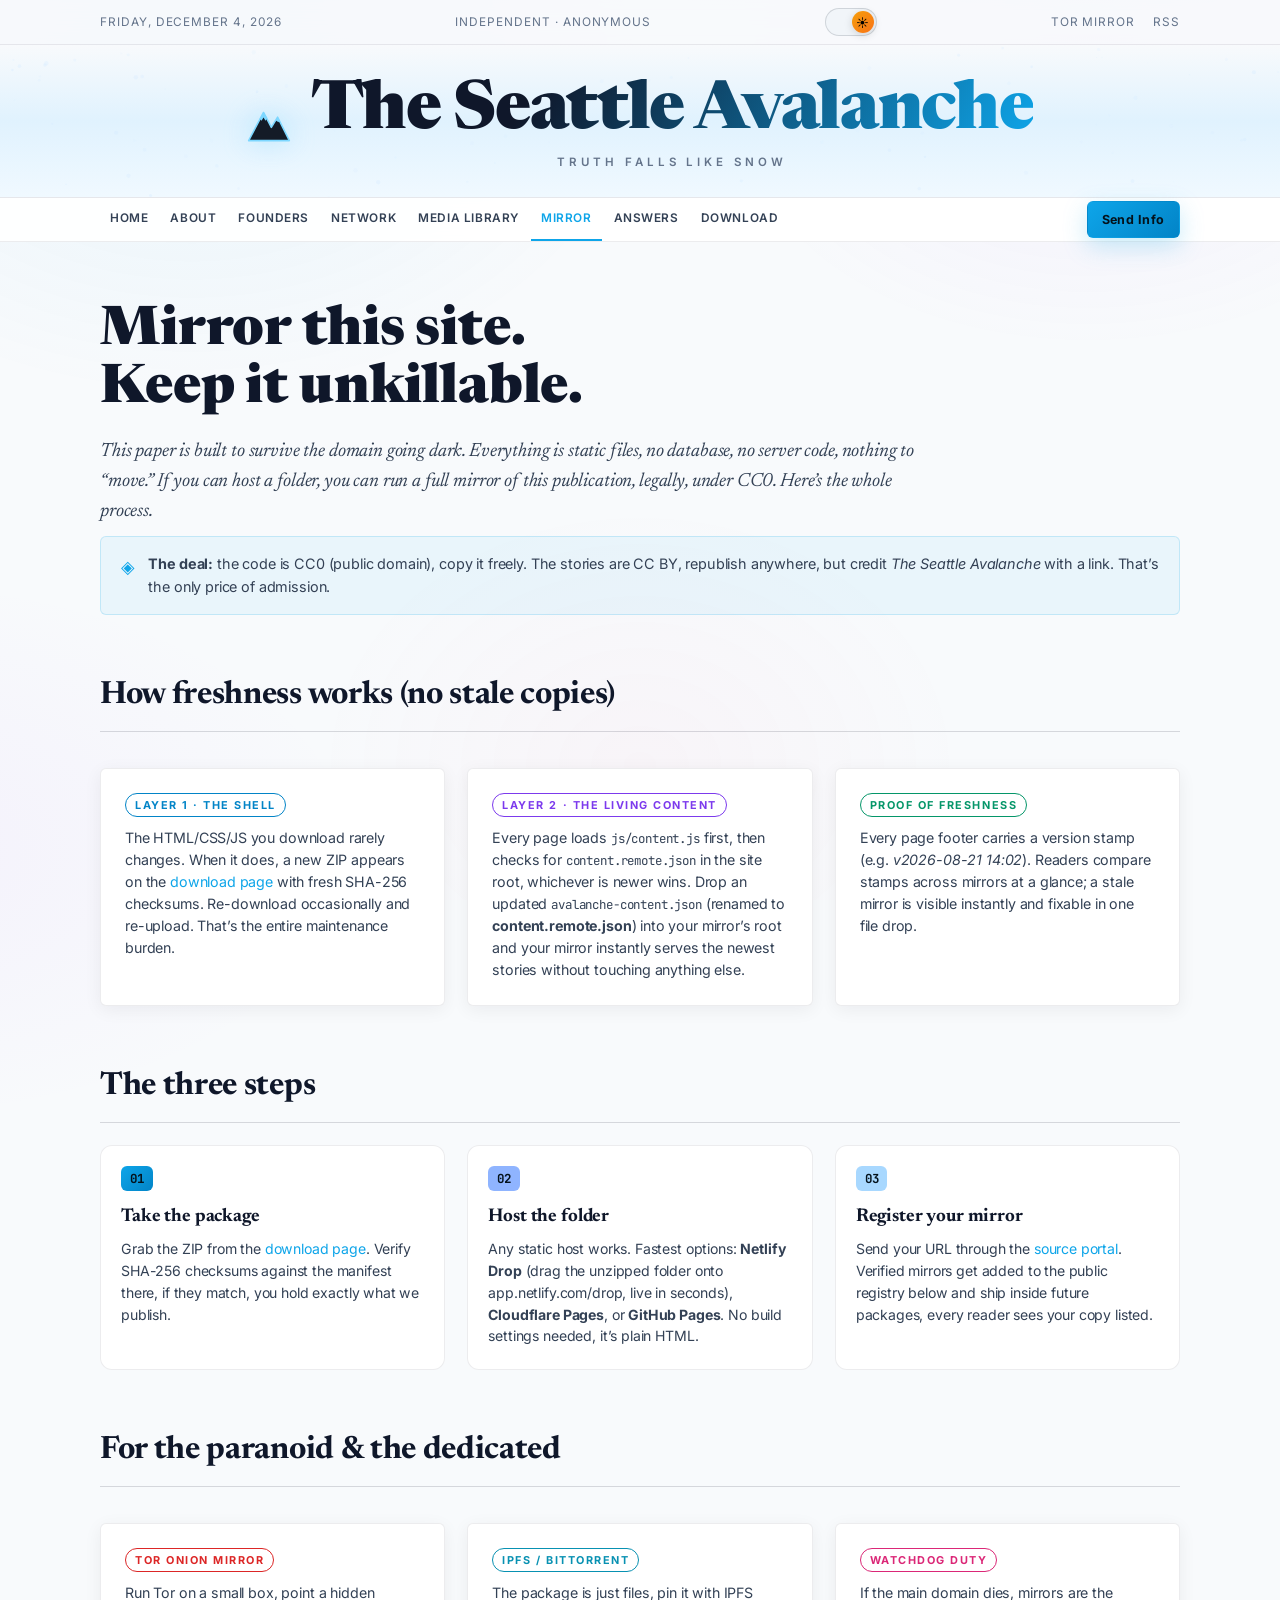
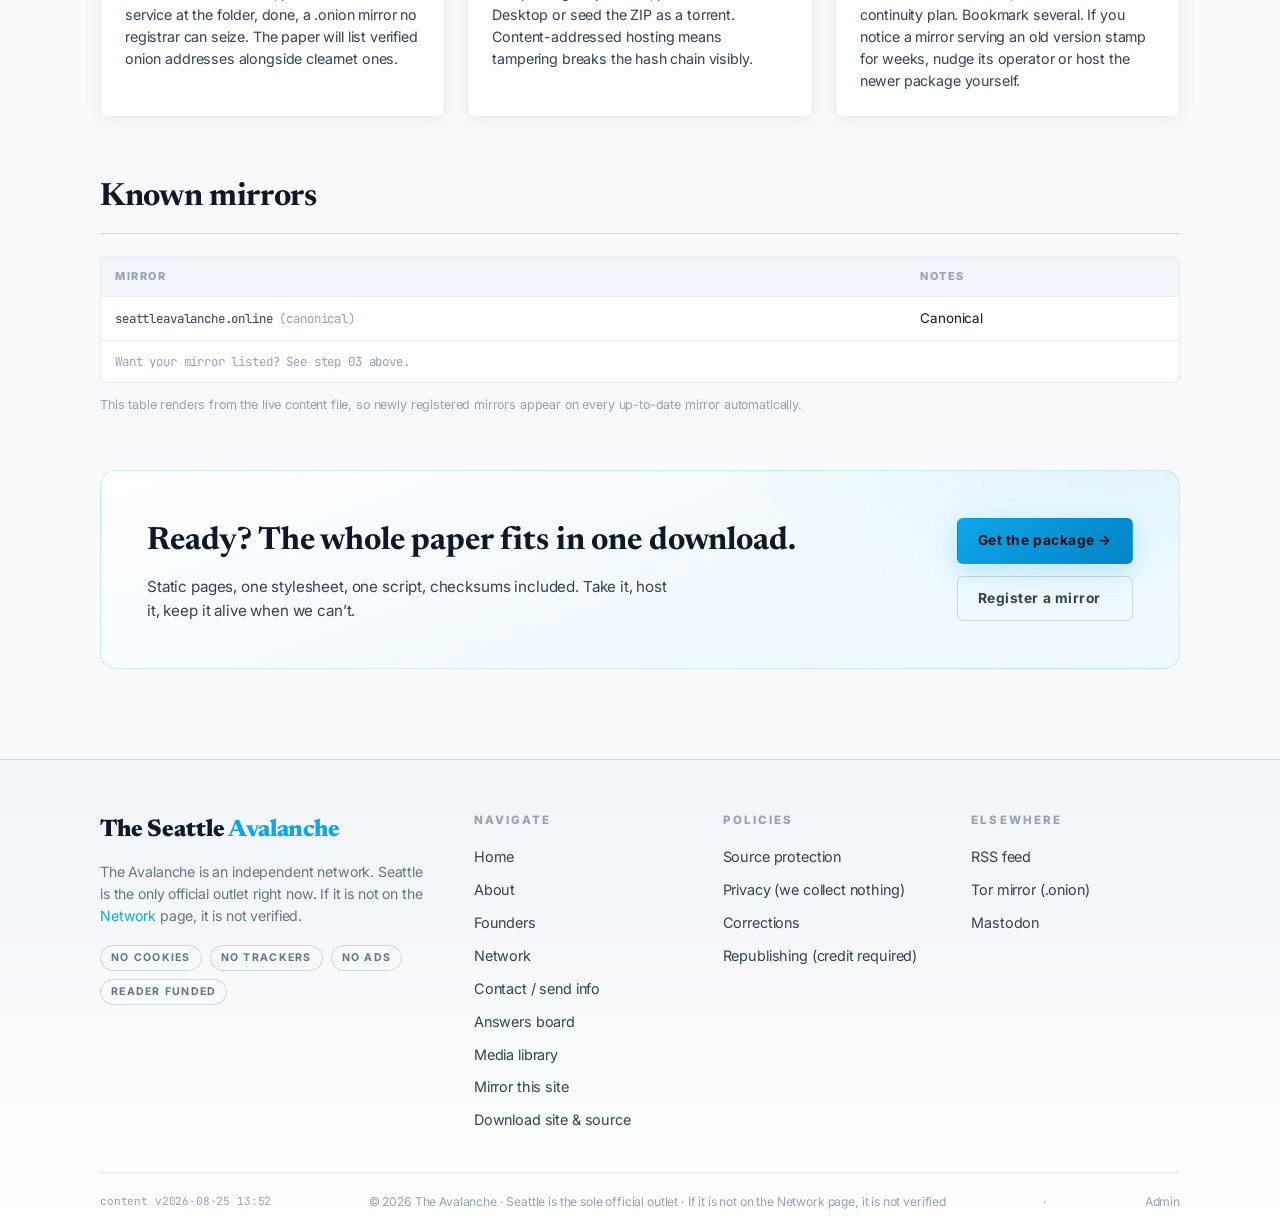
<file: mirror.html>
﻿<!DOCTYPE html>
<html lang="en">
<head>
  <meta charset="UTF-8" />
  <meta name="viewport" content="width=device-width, initial-scale=1.0" />
  <title>Mirror This Site | The Seattle Avalanche</title>
  <meta name="description" content="How to mirror The Seattle Avalanche so the paper survives takedowns. Static files, checksums, live content layer, zero permission needed." />
  <meta name="referrer" content="no-referrer" />
  <link rel="icon" href="data:image/svg+xml,%3Csvg xmlns='http://www.w3.org/2000/svg' viewBox='0 0 32 32'%3E%3Crect width='32' height='32' rx='6' fill='%230a0e14'/%3E%3Cpath d='M4 26 L13 9 L18 18 L21 13 L28 26 Z' fill='%237dd7ff'/%3E%3C/svg%3E" />
  <link rel="preconnect" href="https://fonts.googleapis.com" />
  <link rel="preconnect" href="https://fonts.gstatic.com" crossorigin />
  <link href="https://fonts.googleapis.com/css2?family=Newsreader:ital,opsz,wght@0,6..72,400..800;1,6..72,400..800&family=Inter:wght@400;500;600;700;800&family=JetBrains+Mono:wght@400;700&display=swap" rel="stylesheet" />
  <link rel="stylesheet" href="css/styles.css" />
  <script src="js/script.js" defer></script>
  <script src="js/content.js" defer></script>
  <script src="js/site.js" defer></script>
</head>
<body>
  <a class="skip-link" href="#main">Skip to content</a>

  <!-- ================= Header ================= -->
  <header>
    <div class="topbar">
      <div class="container topbar-inner">
        <span data-date>Friday, August 21, 2026</span>
        <span class="tagline">Independent · Anonymous</span>
        <button class="theme-toggle" aria-label="Toggle theme" title="Toggle theme"><span class="theme-toggle-knob">&#9789;</span></button>
          <nav class="topbar-links" aria-label="Utility">
          <a href="#" title="Onion service coming soon">Tor Mirror</a>
          <a href="#">RSS</a>
        </nav>
      </div>
    </div>

    <div class="masthead">
      <canvas id="snow-canvas" aria-hidden="true"></canvas>
      <div class="container masthead-inner">
        <svg class="logo-mark" width="56" height="46" viewBox="0 0 56 46" fill="none" aria-hidden="true">
          <path d="M2 43 L21 7 L31 26 L39 13 L54 43 Z" fill="#141b27" stroke="#7dd7ff" stroke-width="2" stroke-linejoin="round"/>
          <path d="M16 15 L21 7 L26 14 L23.5 17.5 L21 13.5 L18.5 17.5 Z" fill="#7dd7ff"/>
          <path d="M36.5 17 L39 13 L41.8 17.4 L40 19.5 Z" fill="#7dd7ff"/>
        </svg>
        <div class="masthead-title">
          <a href="index.html"><span>The Seattle Avalanche</span></a>
          <p class="motto">Truth falls like snow</p>
        </div>
      </div>
    </div>

    <nav class="navbar" aria-label="Primary">
      <div class="container navbar-inner">
        <button class="nav-toggle" aria-expanded="false" aria-controls="primary-nav">MENU ☰</button>
        <ul class="nav-list" id="primary-nav">
          <li><a href="index.html">Home</a></li>
          <li><a href="about.html">About</a></li>
          <li><a href="founders.html">Founders</a></li>
          <li><a href="network.html">Network</a></li>
          <li><a href="library.html">Media Library</a></li>
          <li><a href="mirror.html" aria-current="page">Mirror</a></li>
          <li><a href="answers.html">Answers</a></li>
          <li><a href="download.html">Download</a></li>
        </ul>
        <a href="submit.html" class="btn btn--primary btn--small nav-cta">Send Info</a>
      </div>
    </nav>
  </header>

  <main id="main" class="container">

    <!-- ================= Hero ================= -->
    <section class="page-hero" data-reveal>
      <h1>Mirror this site.<br />Keep it unkillable.</h1>
      <p class="lede">
        This paper is built to survive the domain going dark. Everything is
        static files, no database, no server code, nothing to “move.” If you
        can host a folder, you can run a full mirror of this publication,
        legally, under CC0. Here’s the whole process.
      </p>
    </section>

    <div class="info-banner" data-reveal>
      <span class="icon">◈</span>
      <div>
        <strong>The deal:</strong> the code is CC0 (public domain), copy it freely.
        The stories are CC BY, republish anywhere, but credit
        <em>The Seattle Avalanche</em> with a link. That’s the only price of admission.
      </div>
    </div>

    <!-- ================= How mirrors stay fresh ================= -->
    <section aria-labelledby="h-fresh">
      <div class="section-head" data-reveal><h2 id="h-fresh">How freshness works (no stale copies)</h2></div>

      <div class="lib-grid">
        <div class="lib-card" data-reveal>
          <span class="chip chip--local">Layer 1 · the shell</span>
          <p class="desc">The HTML/CSS/JS you download rarely changes. When it does, a new ZIP appears on the <a href="download.html">download page</a> with fresh SHA-256 checksums. Re-download occasionally and re-upload. That’s the entire maintenance burden.</p>
        </div>
        <div class="lib-card" data-reveal>
          <span class="chip chip--politics">Layer 2 · the living content</span>
          <p class="desc">Every page loads <code style="font-family:var(--font-mono);font-size:.78rem;">js/content.js</code> first, then checks for <code style="font-family:var(--font-mono);font-size:.78rem;">content.remote.json</code> in the site root, whichever is newer wins. Drop an updated <code style="font-family:var(--font-mono);font-size:.78rem;">avalanche-content.json</code> (renamed to <b>content.remote.json</b>) into your mirror’s root and your mirror instantly serves the newest stories without touching anything else.</p>
        </div>
        <div class="lib-card" data-reveal>
          <span class="chip chip--environ">Proof of freshness</span>
          <p class="desc">Every page footer carries a version stamp (e.g. <i>v2026-08-21 14:02</i>). Readers compare stamps across mirrors at a glance; a stale mirror is visible instantly and fixable in one file drop.</p>
        </div>
      </div>
    </section>

    <!-- ================= Steps ================= -->
    <section aria-labelledby="h-steps">
      <div class="section-head" data-reveal><h2 id="h-steps">The three steps</h2></div>
      <div class="steps-row" style="grid-template-columns:repeat(auto-fit,minmax(260px,1fr));">
        <div class="how-step" data-reveal>
          <span class="num">01</span>
          <h3>Take the package</h3>
          <p>Grab the ZIP from the <a href="download.html">download page</a>. Verify SHA-256 checksums against the manifest there, if they match, you hold exactly what we publish.</p>
        </div>
        <div class="how-step" data-reveal>
          <span class="num">02</span>
          <h3>Host the folder</h3>
          <p>Any static host works. Fastest options: <b>Netlify Drop</b> (drag the unzipped folder onto app.netlify.com/drop, live in seconds), <b>Cloudflare Pages</b>, or <b>GitHub Pages</b>. No build settings needed, it’s plain HTML.</p>
        </div>
        <div class="how-step" data-reveal>
          <span class="num">03</span>
          <h3>Register your mirror</h3>
          <p>Send your URL through the <a href="submit.html">source portal</a>. Verified mirrors get added to the public registry below and ship inside future packages, every reader sees your copy listed.</p>
        </div>
      </div>
    </section>

    <!-- ================= Advanced ================= -->
    <section aria-labelledby="h-adv">
      <div class="section-head" data-reveal><h2 id="h-adv">For the paranoid &amp; the dedicated</h2></div>
      <div class="lib-grid">
        <div class="lib-card" data-reveal>
          <span class="chip chip--surveil">Tor onion mirror</span>
          <p class="desc">Run Tor on a small box, point a hidden service at the folder, done, a .onion mirror no registrar can seize. The paper will list verified onion addresses alongside clearnet ones.</p>
        </div>
        <div class="lib-card" data-reveal>
          <span class="chip chip--housing">IPFS / BitTorrent</span>
          <p class="desc">The package is just files, pin it with IPFS Desktop or seed the ZIP as a torrent. Content-addressed hosting means tampering breaks the hash chain visibly.</p>
        </div>
        <div class="lib-card" data-reveal>
          <span class="chip chip--culture">Watchdog duty</span>
          <p class="desc">If the main domain dies, mirrors are the continuity plan. Bookmark several. If you notice a mirror serving an old version stamp for weeks, nudge its operator or host the newer package yourself.</p>
        </div>
      </div>
    </section>

    <!-- ================= Registry ================= -->
    <section aria-labelledby="h-reg">
      <div class="section-head" data-reveal><h2 id="h-reg">Known mirrors</h2></div>
      <div class="file-table-wrap" data-reveal>
        <table class="file-table" id="mirror-table">
          <thead><tr><th scope="col">Mirror</th><th scope="col">Notes</th></tr></thead>
          <tbody>
            <tr><td>local copy</td><td>Canonical home</td></tr>
            <tr><td colspan="2" style="color:var(--faint);">Your mirror could be here, see step 03.</td></tr>
          </tbody>
        </table>
      </div>
      <p class="hint" style="margin-top:12px;" data-reveal>This table renders from the live content file, so newly registered mirrors appear on every up-to-date mirror automatically.</p>
    </section>

    <!-- ================= CTA ================= -->
    <section class="notify-band" data-reveal style="margin-top:56px;">
      <div>
        <h2>Ready? The whole paper fits in one download.</h2>
        <p>Static pages, one stylesheet, one script, checksums included. Take it, host it, keep it alive when we can’t.</p>
      </div>
      <div class="dl-actions">
        <a href="download.html" class="btn btn--primary">Get the package →</a>
        <a href="submit.html" class="btn btn--ghost">Register a mirror</a>
      </div>
    </section>

  </main>

  <!-- ================= Footer ================= -->
  <footer class="site-footer">
    <div class="container">
      <div class="footer-grid">
        <div class="footer-brand">
          <div class="foot-logo">The Seattle <span>Avalanche</span></div>
          <p>The Avalanche is an independent network. Seattle is the only official outlet right now. If it is not on the <a href="network.html">Network</a> page, it is not verified.</p>
          <div class="privacy-badges">
            <span class="badge">No cookies</span>
            <span class="badge">No trackers</span>
            <span class="badge">No ads</span>
            <span class="badge">Reader funded</span>
          </div>
        </div>

        <div class="footer-col">
          <h4>Navigate</h4>
          <ul>
            <li><a href="index.html">Home</a></li>
            <li><a href="about.html">About</a></li>
          <li><a href="founders.html">Founders</a></li>
          <li><a href="network.html">Network</a></li>
            <li><a href="submit.html">Contact / send info</a></li>
            <li><a href="answers.html">Answers board</a></li>
            <li><a href="library.html">Media library</a></li>
            <li><a href="mirror.html">Mirror this site</a></li>
            <li><a href="download.html">Download site &amp; source</a></li>
          </ul>
        </div>

        <div class="footer-col">
          <h4>Policies</h4>
          <ul>
            <li><a href="about.html#faq">Source protection</a></li>
            <li><a href="about.html#faq">Privacy (we collect nothing)</a></li>
            <li><a href="#">Corrections</a></li>
            <li><a href="#">Republishing (credit required)</a></li>
          </ul>
        </div>

        <div class="footer-col">
          <h4>Elsewhere</h4>
          <ul>
            <li><a href="#">RSS feed</a></li>
            <li><a href="#">Tor mirror (.onion)</a></li>
            <li><a href="#">Mastodon</a></li>
          </ul>
        </div>
      </div>

      <div class="footer-bottom">
        <span class="mono" id="ver-stamp"></span>
        <span>© 2026 The Avalanche · Seattle is the sole official outlet · If it is not on the Network page, it is not verified</span> · <a href="admin.html" style="color:var(--faint);text-decoration:none;" title="Staff login">Admin</a>
      </div>
    </div>
  </footer>
</body>
</html>
</file>
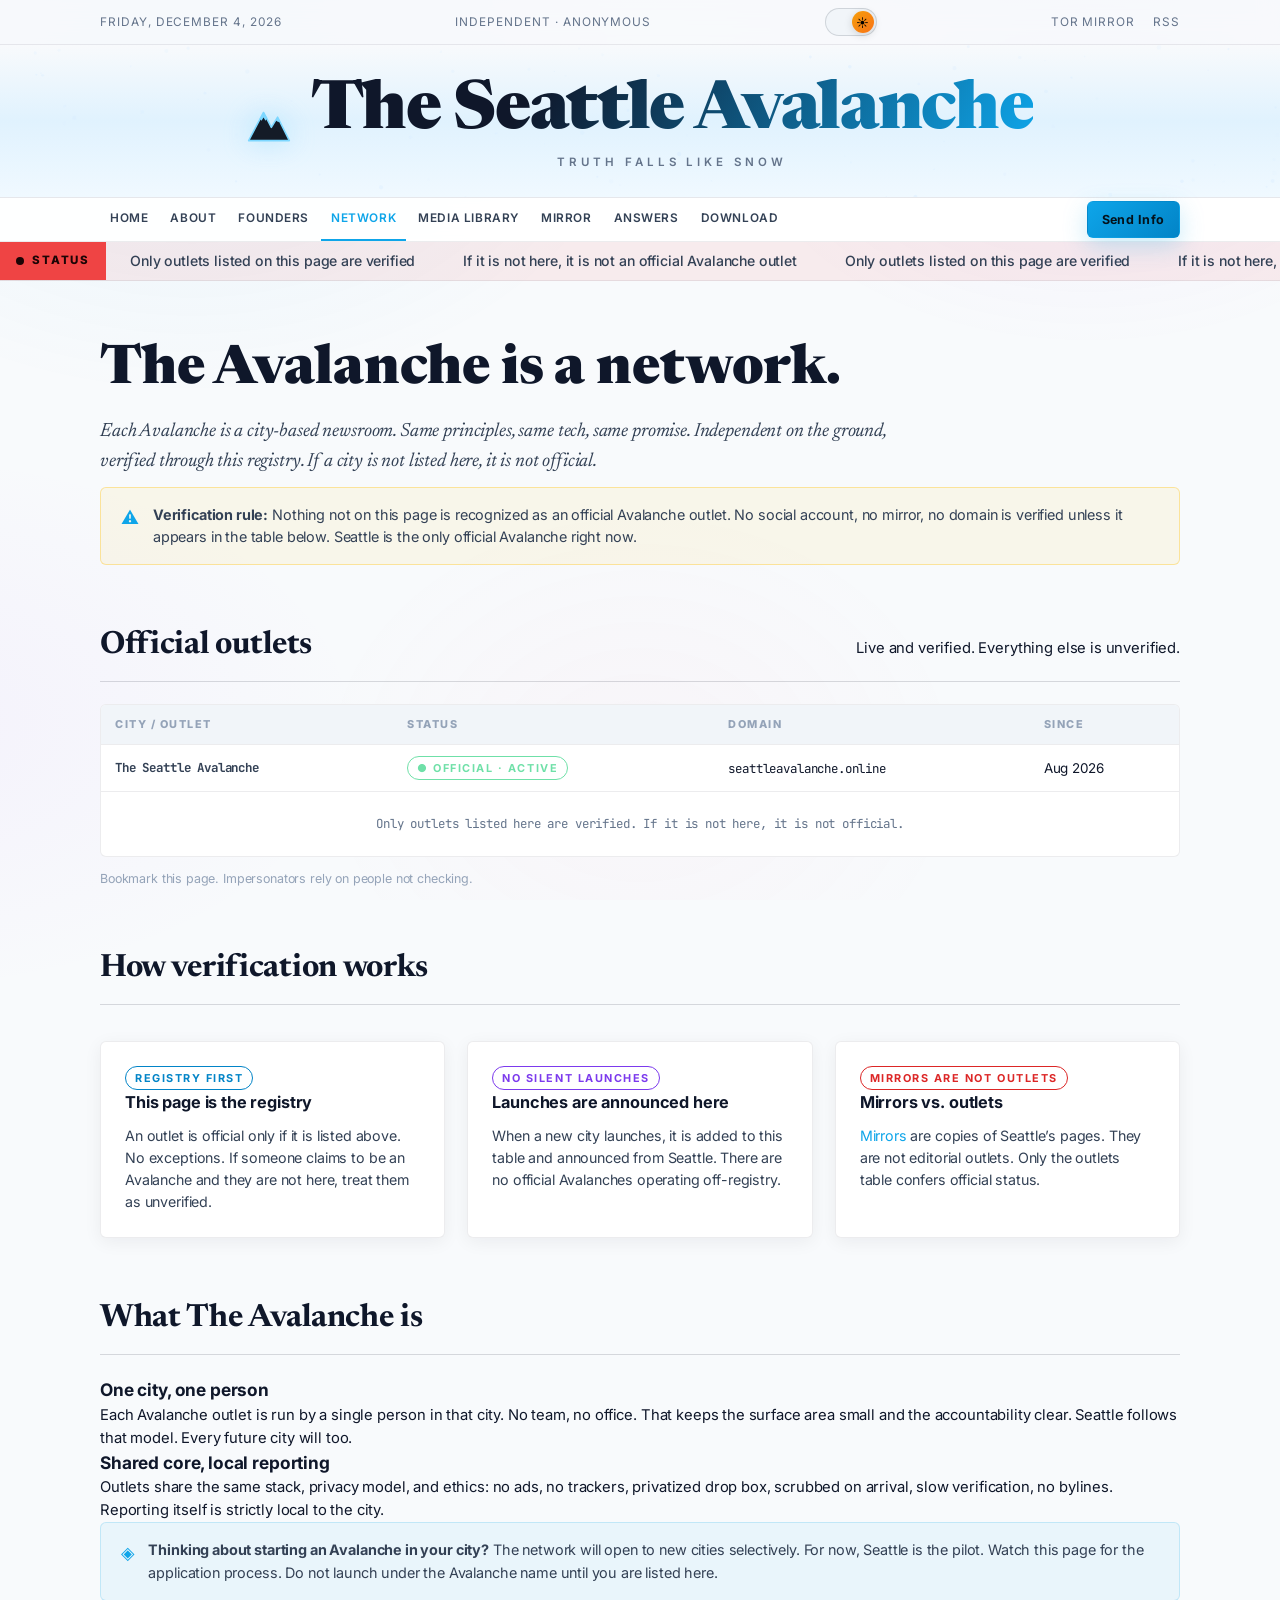
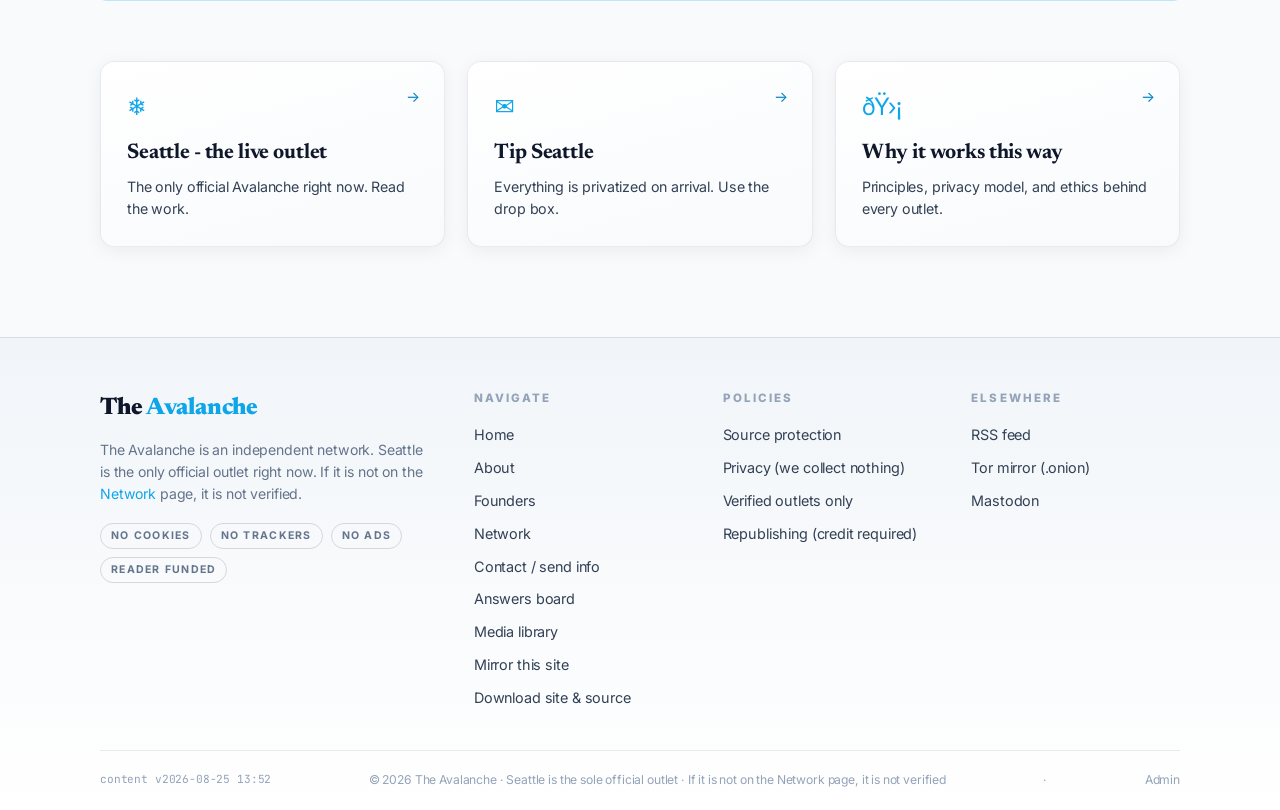
<file: network.html>
﻿<!DOCTYPE html>
<html lang="en">
<head>
  <meta charset="UTF-8" />
  <meta name="viewport" content="width=device-width, initial-scale=1.0" />
  <title>Network | The Avalanche</title>
  <meta name="description" content="Official Avalanche outlets. Only outlets listed here are verified. Seattle is the only official Avalanche outlet right now." />
  <meta name="referrer" content="no-referrer" />
  <link rel="icon" href="data:image/svg+xml,%3Csvg xmlns='http://www.w3.org/2000/svg' viewBox='0 0 32 32'%3E%3Crect width='32' height='32' rx='6' fill='%230a0e14'/%3E%3Cpath d='M4 26 L13 9 L18 18 L21 13 L28 26 Z' fill='%237dd7ff'/%3E%3C/svg%3E" />
  <link rel="preconnect" href="https://fonts.googleapis.com" />
  <link rel="preconnect" href="https://fonts.gstatic.com" crossorigin />
  <link href="https://fonts.googleapis.com/css2?family=Newsreader:ital,opsz,wght@0,6..72,400..800;1,6..72,400..800&family=Inter:wght@400;500;600;700;800&family=JetBrains+Mono:wght@400;700&display=swap" rel="stylesheet" />
  <link rel="stylesheet" href="css/styles.css" />
  <script src="js/script.js" defer></script>
  <script src="js/content.js" defer></script>
  <script src="js/site.js" defer></script>
</head>
<body>
  <a class="skip-link" href="#main">Skip to content</a>

  <!-- ================= Header ================= -->
  <header>
    <div class="topbar">
      <div class="container topbar-inner">
        <span data-date>Friday, August 21, 2026</span>
        <span class="tagline">Independent · Anonymous</span>
        <button class="theme-toggle" aria-label="Toggle theme" title="Toggle theme"><span class="theme-toggle-knob">&#9789;</span></button>
          <nav class="topbar-links" aria-label="Utility">
          <a href="#" title="Onion service coming soon">Tor Mirror</a>
          <a href="#">RSS</a>
        </nav>
      </div>
    </div>

    <div class="masthead">
      <canvas id="snow-canvas" aria-hidden="true"></canvas>
      <div class="container masthead-inner">
        <svg class="logo-mark" width="56" height="46" viewBox="0 0 56 46" fill="none" aria-hidden="true">
          <path d="M2 43 L21 7 L31 26 L39 13 L54 43 Z" fill="#141b27" stroke="#7dd7ff" stroke-width="2" stroke-linejoin="round"/>
          <path d="M16 15 L21 7 L26 14 L23.5 17.5 L21 13.5 L18.5 17.5 Z" fill="#7dd7ff"/>
          <path d="M36.5 17 L39 13 L41.8 17.4 L40 19.5 Z" fill="#7dd7ff"/>
        </svg>
        <div class="masthead-title">
          <a href="index.html"><span>The Seattle Avalanche</span></a>
          <p class="motto">Truth falls like snow</p>
        </div>
      </div>
    </div>

    <nav class="navbar" aria-label="Primary">
      <div class="container navbar-inner">
        <button class="nav-toggle" aria-expanded="false" aria-controls="primary-nav">MENU ☰</button>
        <ul class="nav-list" id="primary-nav">
          <li><a href="index.html">Home</a></li>
          <li><a href="about.html">About</a></li>
          <li><a href="founders.html">Founders</a></li>
          <li><a href="network.html" aria-current="page">Network</a></li>
          <li><a href="library.html">Media Library</a></li>
          <li><a href="mirror.html">Mirror</a></li>
          <li><a href="answers.html">Answers</a></li>
          <li><a href="download.html">Download</a></li>
        </ul>
        <a href="submit.html" class="btn btn--primary btn--small nav-cta">Send Info</a>
      </div>
    </nav>
  </header>

  <!-- ================= Site notices ticker ================= -->
  <div class="ticker" role="region" aria-label="Site notices">
    <span class="ticker-label"><span class="dot"></span>Status</span>
    <div class="ticker-track">
      <div class="ticker-content">
        <a href="#official">Only outlets listed on this page are verified</a>
        <a href="#official">If it is not here, it is not an official Avalanche outlet</a>
      </div>
    </div>
  </div>

  <main id="main" class="container">

    <section class="page-hero" data-reveal>
      <h1>The Avalanche is a network.</h1>
      <p class="lede">
        Each Avalanche is a city-based newsroom. Same principles, same tech, same promise. Independent on the ground, verified through this registry. If a city is not listed here, it is not official.
      </p>
    </section>

    <div class="info-banner" data-reveal style="border-color: rgba(255, 193, 7, 0.35); background: rgba(255, 193, 7, 0.07);">
      <span class="icon">⚠</span>
      <div>
        <strong>Verification rule:</strong> Nothing not on this page is recognized as an official Avalanche outlet. No social account, no mirror, no domain is verified unless it appears in the table below. Seattle is the only official Avalanche right now.
      </div>
    </div>

    <!-- ================= Official outlets ================= -->
    <section id="official" aria-labelledby="official-h" data-reveal>
      <div class="section-head">
        <h2 id="official-h">Official outlets</h2>
        <p class="section-sub">Live and verified. Everything else is unverified.</p>
      </div>

      <div class="file-table-wrap">
        <table class="file-table">
          <thead>
            <tr><th scope="col">City / Outlet</th><th scope="col">Status</th><th scope="col">Domain</th><th scope="col">Since</th></tr>
          </thead>
          <tbody id="network-tbody">
            <tr>
              <td><strong>The Seattle Avalanche</strong></td>
              <td><span class="chip chip--local" style="color:#6fe0a8;border-color:#6fe0a8;">● Official - Active</span></td>
              <td><span class="mono" style="font-family:var(--font-mono);font-size:0.78rem;">seattleavalanche.ct.ws</span></td>
              <td>Aug 2026</td>
            </tr>
            <tr>
              <td colspan="4" style="color:var(--muted);text-align:center;padding:22px 14px;">No other official Avalanche outlets yet. This table is the sole source of truth.</td>
            </tr>
          </tbody>
        </table>
      </div>
      <p class="hint" style="margin-top:12px;">Bookmark this page. Impersonators rely on people not checking.</p>
    </section>

    <!-- ================= How this works ================= -->
    <section aria-labelledby="how-h" data-reveal>
      <div class="section-head">
        <h2 id="how-h">How verification works</h2>
      </div>
      <div class="lib-grid">
        <div class="lib-card">
          <span class="chip chip--local">Registry first</span>
          <h3>This page is the registry</h3>
          <p class="desc">An outlet is official only if it is listed above. No exceptions. If someone claims to be an Avalanche and they are not here, treat them as unverified.</p>
        </div>
        <div class="lib-card">
          <span class="chip chip--politics">No silent launches</span>
          <h3>Launches are announced here</h3>
          <p class="desc">When a new city launches, it is added to this table and announced from Seattle. There are no official Avalanches operating off-registry.</p>
        </div>
        <div class="lib-card">
          <span class="chip chip--surveil">Mirrors are not outlets</span>
          <h3>Mirrors vs. outlets</h3>
          <p class="desc"><a href="mirror.html">Mirrors</a> are copies of Seattle’s pages. They are not editorial outlets. Only the outlets table confers official status.</p>
        </div>
      </div>
    </section>

    <!-- ================= Structure ================= -->
    <section aria-labelledby="org-h" data-reveal>
      <div class="section-head">
        <h2 id="org-h">What The Avalanche is</h2>
      </div>
      <div class="manifesto-grid">
        <div class="manifesto-col">
          <h3>One city, one person</h3>
          <p>Each Avalanche outlet is run by a single person in that city. No team, no office. That keeps the surface area small and the accountability clear. Seattle follows that model. Every future city will too.</p>
        </div>
        <div class="manifesto-col">
          <h3>Shared core, local reporting</h3>
          <p>Outlets share the same stack, privacy model, and ethics: no ads, no trackers, privatized drop box, scrubbed on arrival, slow verification, no bylines. Reporting itself is strictly local to the city.</p>
        </div>
      </div>
    </section>

    <!-- ================= Future cities ================= -->
    <section data-reveal>
      <div class="info-banner">
        <span class="icon">◈</span>
        <div>
          <strong>Thinking about starting an Avalanche in your city?</strong> The network will open to new cities selectively. For now, Seattle is the pilot. Watch this page for the application process. Do not launch under the Avalanche name until you are listed here.
        </div>
      </div>
    </section>

    <section class="cta-trio" data-reveal>
      <a href="index.html" class="cta-card">
        <span class="cta-icon">❄</span>
        <h3>Seattle - the live outlet</h3>
        <p>The only official Avalanche right now. Read the work.</p>
        <span class="cta-arrow">→</span>
      </a>
      <a href="submit.html" class="cta-card">
        <span class="cta-icon">✉</span>
        <h3>Tip Seattle</h3>
        <p>Everything is privatized on arrival. Use the drop box.</p>
        <span class="cta-arrow">→</span>
      </a>
      <a href="about.html" class="cta-card">
        <span class="cta-icon">ðŸ›¡</span>
        <h3>Why it works this way</h3>
        <p>Principles, privacy model, and ethics behind every outlet.</p>
        <span class="cta-arrow">→</span>
      </a>
    </section>

  </main>

  <!-- ================= Footer ================= -->
  <footer class="site-footer">
    <div class="container">
      <div class="footer-grid">
        <div class="footer-brand">
          <div class="foot-logo">The <span>Avalanche</span></div>
          <p>The Avalanche is an independent network. Seattle is the only official outlet right now. If it is not on the <a href="network.html">Network</a> page, it is not verified.</p>
          <div class="privacy-badges">
            <span class="badge">No cookies</span>
            <span class="badge">No trackers</span>
            <span class="badge">No ads</span>
            <span class="badge">Reader funded</span>
          </div>
        </div>

        <div class="footer-col">
          <h4>Navigate</h4>
          <ul>
            <li><a href="index.html">Home</a></li>
            <li><a href="about.html">About</a></li>
          <li><a href="founders.html">Founders</a></li>
            <li><a href="network.html">Network</a></li>
            <li><a href="submit.html">Contact / send info</a></li>
            <li><a href="answers.html">Answers board</a></li>
            <li><a href="library.html">Media library</a></li>
            <li><a href="mirror.html">Mirror this site</a></li>
            <li><a href="download.html">Download site &amp; source</a></li>
          </ul>
        </div>

        <div class="footer-col">
          <h4>Policies</h4>
          <ul>
            <li><a href="about.html#faq">Source protection</a></li>
            <li><a href="about.html#faq">Privacy (we collect nothing)</a></li>
            <li><a href="network.html">Verified outlets only</a></li>
            <li><a href="#">Republishing (credit required)</a></li>
          </ul>
        </div>

        <div class="footer-col">
          <h4>Elsewhere</h4>
          <ul>
            <li><a href="#">RSS feed</a></li>
            <li><a href="#">Tor mirror (.onion)</a></li>
            <li><a href="#">Mastodon</a></li>
          </ul>
        </div>
      </div>

      <div class="footer-bottom">
        <span class="mono" id="ver-stamp"></span>
        <span>© 2026 The Avalanche · Seattle is the sole official outlet · If it is not on the Network page, it is not verified</span> · <a href="admin.html" style="color:var(--faint);text-decoration:none;" title="Staff login">Admin</a>
      </div>
    </div>
  </footer>
</body>
</html>
</file>
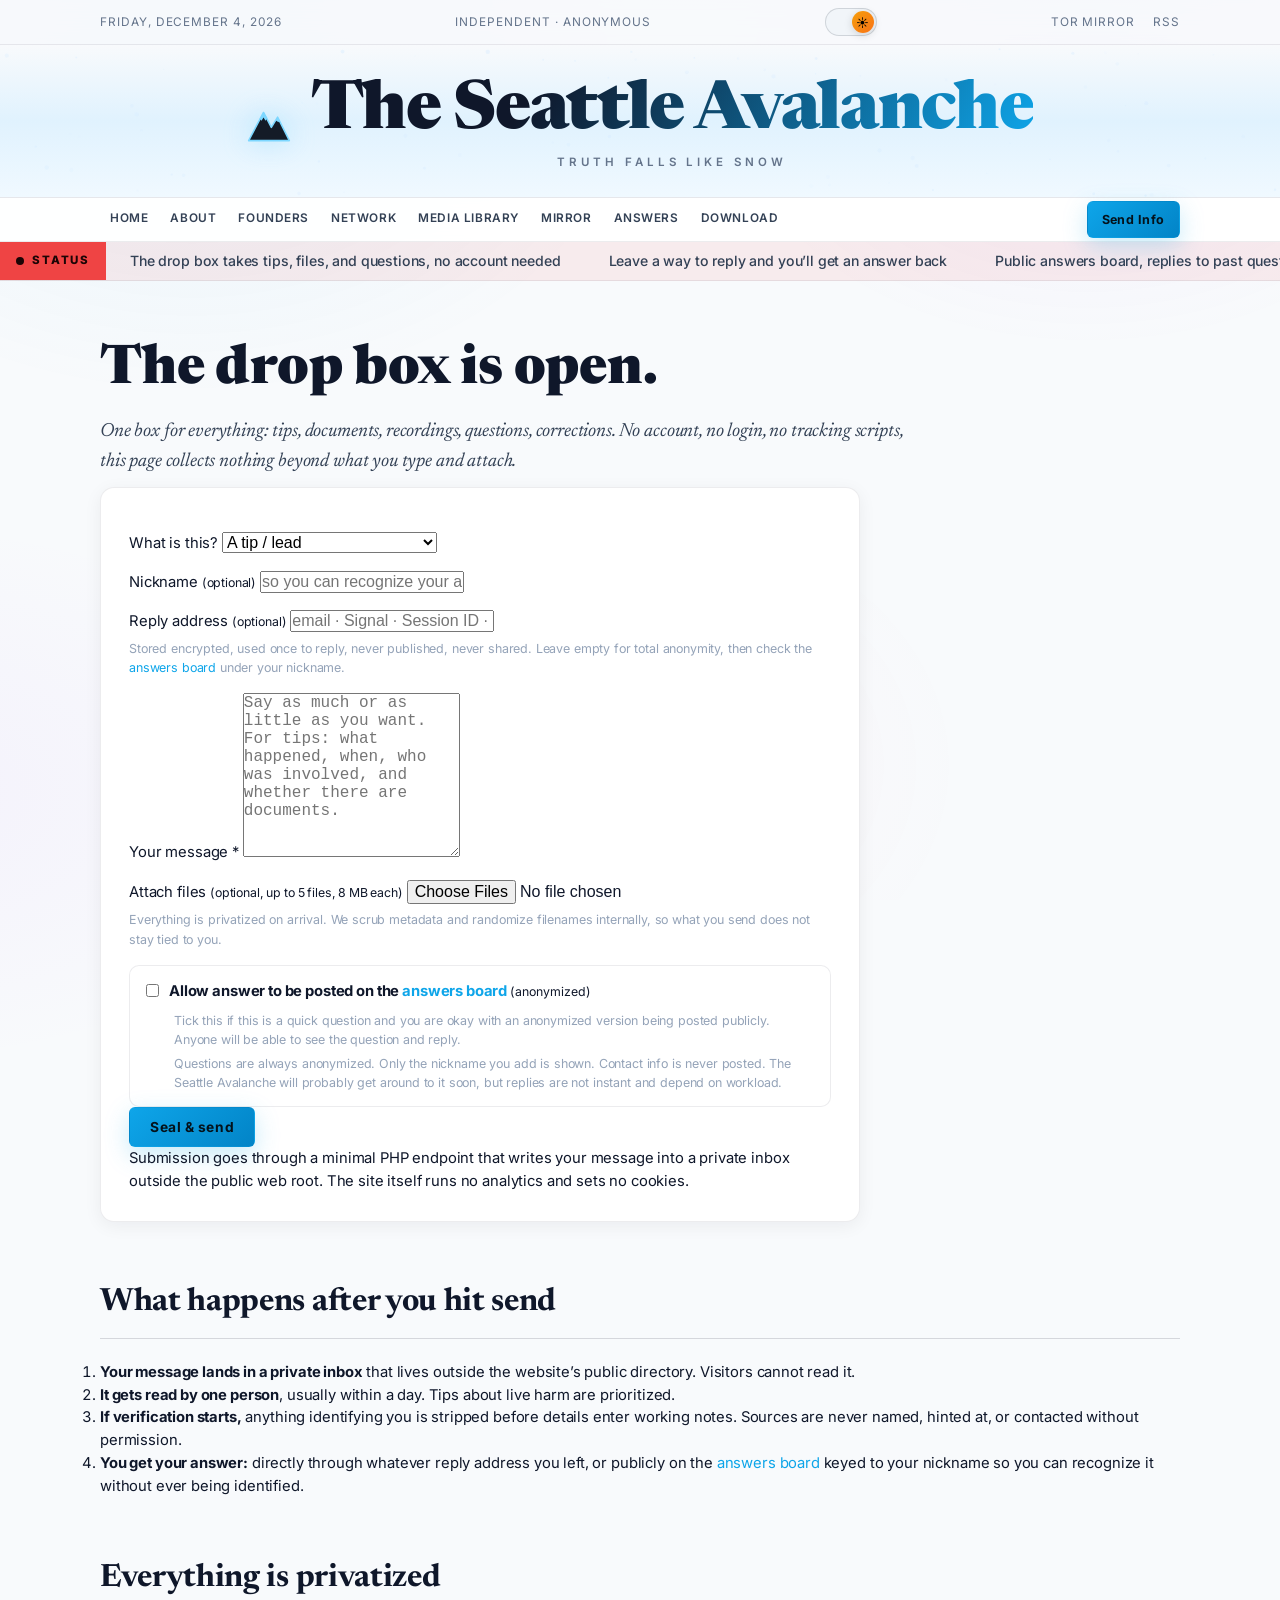
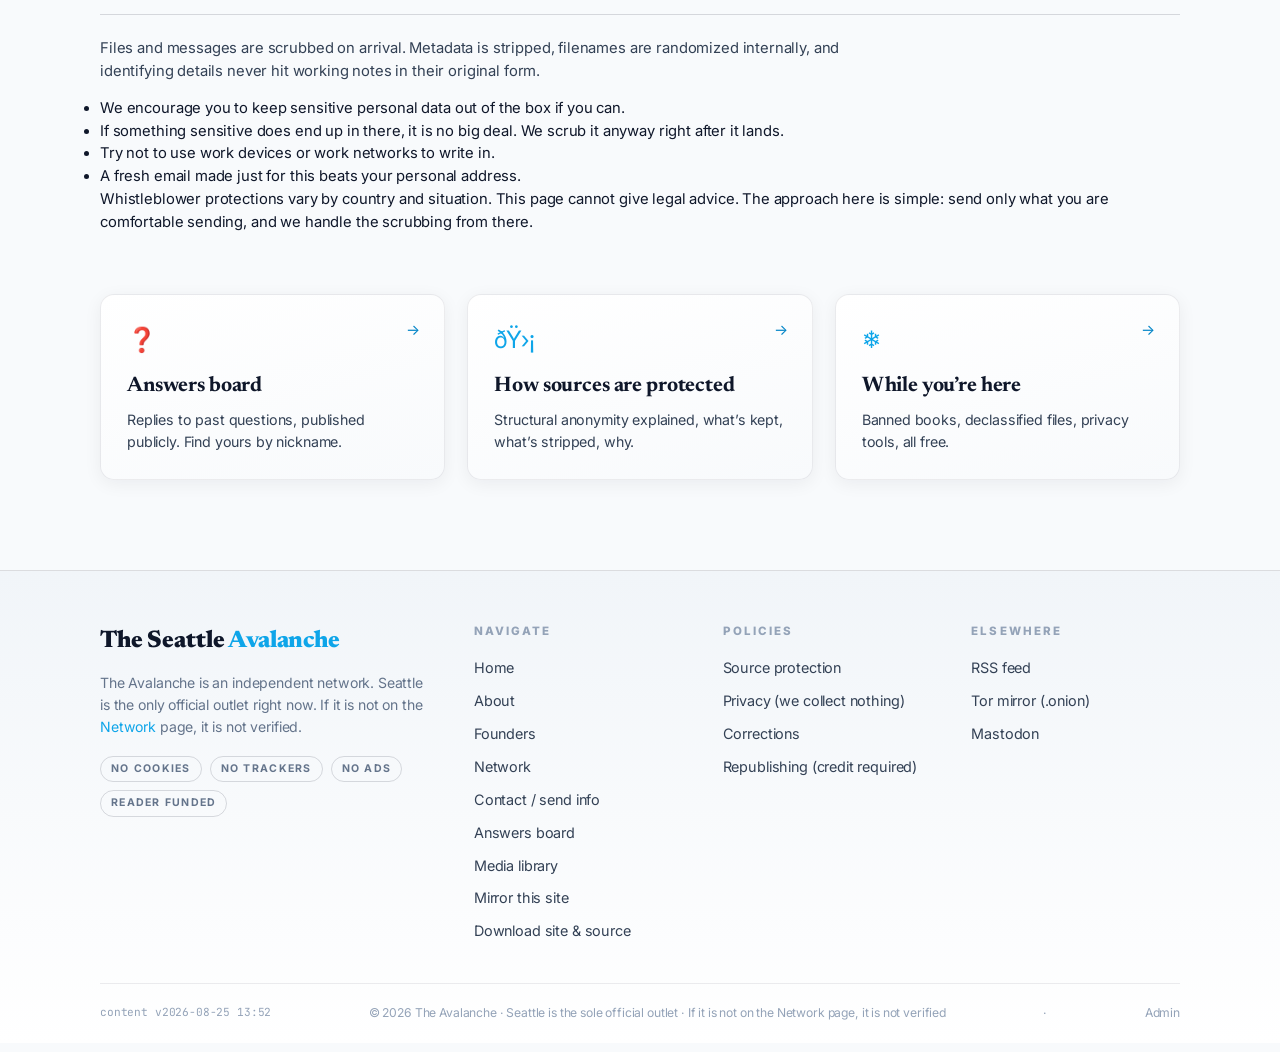
<file: submit.html>
﻿<!DOCTYPE html>
<html lang="en">
<head>
  <meta charset="UTF-8" />
  <meta name="viewport" content="width=device-width, initial-scale=1.0" />
  <title>Send Info / Ask Anything | The Seattle Avalanche</title>
  <meta name="description" content="One drop box for everything: tips, documents, questions, corrections. No account needed. Leave a way to reply if you want an answer back." />
  <meta name="referrer" content="no-referrer" />
  <link rel="icon" href="data:image/svg+xml,%3Csvg xmlns='http://www.w3.org/2000/svg' viewBox='0 0 32 32'%3E%3Crect width='32' height='32' rx='6' fill='%230a0e14'/%3E%3Cpath d='M4 26 L13 9 L18 18 L21 13 L28 26 Z' fill='%237dd7ff'/%3E%3C/svg%3E" />
  <link rel="preconnect" href="https://fonts.googleapis.com" />
  <link rel="preconnect" href="https://fonts.gstatic.com" crossorigin />
  <link href="https://fonts.googleapis.com/css2?family=Newsreader:ital,opsz,wght@0,6..72,400..800;1,6..72,400..800&family=Inter:wght@400;500;600;700;800&family=JetBrains+Mono:wght@400;700&display=swap" rel="stylesheet" />
  <link rel="stylesheet" href="css/styles.css" />
  <script src="js/script.js" defer></script>
  <script src="js/content.js" defer></script>
  <script src="js/site.js" defer></script>
</head>
<body>
  <a class="skip-link" href="#main">Skip to content</a>

  <!-- ================= Header ================= -->
  <header>
    <div class="topbar">
      <div class="container topbar-inner">
        <span data-date>Friday, August 21, 2026</span>
        <span class="tagline">Independent · Anonymous</span>
        <button class="theme-toggle" aria-label="Toggle theme" title="Toggle theme"><span class="theme-toggle-knob">&#9789;</span></button>
          <nav class="topbar-links" aria-label="Utility">
          <a href="#" title="Onion service coming soon">Tor Mirror</a>
          <a href="#">RSS</a>
        </nav>
      </div>
    </div>

    <div class="masthead">
      <canvas id="snow-canvas" aria-hidden="true"></canvas>
      <div class="container masthead-inner">
        <svg class="logo-mark" width="56" height="46" viewBox="0 0 56 46" fill="none" aria-hidden="true">
          <path d="M2 43 L21 7 L31 26 L39 13 L54 43 Z" fill="#141b27" stroke="#7dd7ff" stroke-width="2" stroke-linejoin="round"/>
          <path d="M16 15 L21 7 L26 14 L23.5 17.5 L21 13.5 L18.5 17.5 Z" fill="#7dd7ff"/>
          <path d="M36.5 17 L39 13 L41.8 17.4 L40 19.5 Z" fill="#7dd7ff"/>
        </svg>
        <div class="masthead-title">
          <a href="index.html"><span>The Seattle Avalanche</span></a>
          <p class="motto">Truth falls like snow</p>
        </div>
      </div>
    </div>

    <nav class="navbar" aria-label="Primary">
      <div class="container navbar-inner">
        <button class="nav-toggle" aria-expanded="false" aria-controls="primary-nav">MENU ☰</button>
        <ul class="nav-list" id="primary-nav">
          <li><a href="index.html">Home</a></li>
          <li><a href="about.html">About</a></li>
          <li><a href="founders.html">Founders</a></li>
          <li><a href="network.html">Network</a></li>
          <li><a href="library.html">Media Library</a></li>
          <li><a href="mirror.html">Mirror</a></li>
          <li><a href="answers.html">Answers</a></li>
          <li><a href="download.html">Download</a></li>
        </ul>
        <a href="submit.html" class="btn btn--primary btn--small nav-cta" aria-current="page">Send Info</a>
      </div>
    </nav>
  </header>

  <!-- ================= Site notices ticker ================= -->
  <div class="ticker" role="region" aria-label="Site notices">
    <span class="ticker-label"><span class="dot"></span>Status</span>
    <div class="ticker-track">
      <div class="ticker-content">
        <a href="#dropbox">The drop box takes tips, files, and questions, no account needed</a>
        <a href="#contact-back">Leave a way to reply and you’ll get an answer back</a>
        <a href="answers.html">Public answers board, replies to past questions</a>
      </div>
    </div>
  </div>

  <main id="main" class="container">

    <section class="page-hero" data-reveal>
      <h1>The drop box is open.</h1>
      <p class="lede">
        One box for everything: tips, documents, recordings, questions,
        corrections. No account, no login, no tracking scripts, this page
        collects nothing beyond what you type and attach.
      </p>
    </section>

    <!-- ================= Drop box form ================= -->
    <section id="dropbox" data-reveal>
      <div class="form-shell">
        <form id="tip-form" action="tip.php" method="post" enctype="multipart/form-data">
          <input type="text" name="_gotcha" id="_gotcha" tabindex="-1" autocomplete="off" aria-hidden="true" hidden />

          <div class="form-row">
            <div class="field">
              <label for="topic">What is this?</label>
              <select id="topic" name="topic" required>
                <option value="tip">A tip / lead</option>
                <option value="documents">Documents or evidence</option>
                <option value="question">A question about the paper</option>
                <option value="correction">A correction / dispute</option>
                <option value="other">Something else</option>
              </select>
            </div>
            <div class="field">
              <label for="alias">Nickname <small>(optional)</small></label>
              <input id="alias" name="alias" type="text" maxlength="60"
                     placeholder="so you can recognize your answer on the board" autocomplete="off" />
            </div>
          </div>

          <div class="field" id="contact-back">
            <label for="contact">Reply address <small>(optional)</small></label>
            <input id="contact" name="contact" type="text" maxlength="200"
                   placeholder="email · Signal · Session ID · any handle, only if you want an answer back" autocomplete="off" />
            <p class="hint">
              Stored encrypted, used once to reply, never published, never shared.
              Leave empty for total anonymity, then check the
              <a href="answers.html">answers board</a> under your nickname.
            </p>
          </div>

          <div class="field">
            <label for="message">Your message <span class="req">*</span></label>
            <textarea id="message" name="message" rows="9" required
                      placeholder="Say as much or as little as you want. For tips: what happened, when, who was involved, and whether there are documents."></textarea>
          </div>

          <div class="field">
            <label for="files">Attach files <small>(optional, up to 5 files, 8&nbsp;MB each)</small></label>
            <input id="files" name="files[]" type="file" multiple
                   accept=".pdf,.txt,.md,.csv,.xlsx,.docx,.zip,.jpg,.jpeg,.png,.webp,.gif,.mp3,.wav,.mp4,.mov,.eml,.msg" />
            <p class="hint">Everything is privatized on arrival. We scrub metadata and randomize filenames internally, so what you send does not stay tied to you.</p>
          </div>

          <div class="field" style="border:1px solid var(--line);border-radius:10px;padding:14px 16px;background:rgba(255,255,255,0.02);">
            <label for="allow_public" style="display:flex;gap:10px;align-items:flex-start;cursor:pointer;font-weight:700;">
              <input type="checkbox" name="allow_public" id="allow_public" value="1" style="margin-top:4px;accent-color:var(--ice);" />
              <span>Allow answer to be posted on the <a href="answers.html">answers board</a> <small style="font-weight:400;letter-spacing:0;text-transform:none;">(anonymized)</small></span>
            </label>
            <p class="hint" style="margin:8px 0 0 28px;">Tick this if this is a quick question and you are okay with an anonymized version being posted publicly. Anyone will be able to see the question and reply.</p>
            <p class="hint" style="margin:4px 0 0 28px;">Questions are always anonymized. Only the nickname you add is shown. Contact info is never posted. The Seattle Avalanche will probably get around to it soon, but replies are not instant and depend on workload.</p>
          </div>

          <div class="form-actions">
            <button type="submit" class="btn btn--primary btn--large" id="send-btn">Seal &amp; send</button>
            <span id="tip-status" role="status" aria-live="polite"></span>
          </div>

          <p class="tiny-note">
            Submission goes through a minimal PHP endpoint that writes your
            message into a private inbox outside the public web root. The site
            itself runs no analytics and sets no cookies.
          </p>
        </form>
      </div>
    </section>

    <!-- ================= What happens next ================= -->
    <section data-reveal aria-labelledby="next-h">
      <div class="section-head">
        <h2 id="next-h">What happens after you hit send</h2>
      </div>
      <ol class="steps-list">
        <li>
          <strong>Your message lands in a private inbox</strong> that lives
          outside the website’s public directory. Visitors cannot read it.
        </li>
        <li>
          <strong>It gets read by one person</strong>, usually within a day.
          Tips about live harm are prioritized.
        </li>
        <li>
          <strong>If verification starts,</strong> anything identifying you is
          stripped before details enter working notes. Sources are never named,
          hinted at, or contacted without permission.
        </li>
        <li>
          <strong>You get your answer:</strong> directly through whatever
          reply address you left, or publicly on the
          <a href="answers.html">answers board</a> keyed to your nickname so
          you can recognize it without ever being identified.
        </li>
      </ol>
    </section>

    <!-- ================= Privacy ================= -->
    <section data-reveal aria-labelledby="safety-h">
      <div class="section-head">
        <h2 id="safety-h">Everything is privatized</h2>
      </div>
      <p style="color:var(--text-soft);max-width:760px;margin-bottom:14px;">Files and messages are scrubbed on arrival. Metadata is stripped, filenames are randomized internally, and identifying details never hit working notes in their original form.</p>
      <ul class="checklist">
        <li>We encourage you to keep sensitive personal data out of the box if you can.</li>
        <li>If something sensitive does end up in there, it is no big deal. We scrub it anyway right after it lands.</li>
        <li>Try not to use work devices or work networks to write in.</li>
        <li>A fresh email made just for this beats your personal address.</li>
      </ul>
      <p class="legal-note">
        Whistleblower protections vary by country and situation. This page cannot
        give legal advice. The approach here is simple: send only what you are
        comfortable sending, and we handle the scrubbing from there.
      </p>
    </section>

    <!-- ================= Answers cross-link ================= -->
    <section class="cta-trio" data-reveal>
      <a href="answers.html" class="cta-card">
        <span class="cta-icon">❓</span>
        <h3>Answers board</h3>
        <p>Replies to past questions, published publicly. Find yours by nickname.</p>
        <span class="cta-arrow">→</span>
      </a>
      <a href="about.html#faq" class="cta-card">
        <span class="cta-icon">ðŸ›¡</span>
        <h3>How sources are protected</h3>
        <p>Structural anonymity explained, what’s kept, what’s stripped, why.</p>
        <span class="cta-arrow">→</span>
      </a>
      <a href="library.html" class="cta-card">
        <span class="cta-icon">❄</span>
        <h3>While you’re here</h3>
        <p>Banned books, declassified files, privacy tools, all free.</p>
        <span class="cta-arrow">→</span>
      </a>
    </section>

  </main>

  <!-- ================= Footer ================= -->
  <footer class="site-footer">
    <div class="container">
      <div class="footer-grid">
        <div class="footer-brand">
          <div class="foot-logo">The Seattle <span>Avalanche</span></div>
          <p>The Avalanche is an independent network. Seattle is the only official outlet right now. If it is not on the <a href="network.html">Network</a> page, it is not verified.</p>
          <div class="privacy-badges">
            <span class="badge">No cookies</span>
            <span class="badge">No trackers</span>
            <span class="badge">No ads</span>
            <span class="badge">Reader funded</span>
          </div>
        </div>

        <div class="footer-col">
          <h4>Navigate</h4>
          <ul>
            <li><a href="index.html">Home</a></li>
            <li><a href="about.html">About</a></li>
          <li><a href="founders.html">Founders</a></li>
          <li><a href="network.html">Network</a></li>
            <li><a href="submit.html">Contact / send info</a></li>
            <li><a href="answers.html">Answers board</a></li>
            <li><a href="library.html">Media library</a></li>
            <li><a href="mirror.html">Mirror this site</a></li>
            <li><a href="download.html">Download site &amp; source</a></li>
          </ul>
        </div>

        <div class="footer-col">
          <h4>Policies</h4>
          <ul>
            <li><a href="about.html#faq">Source protection</a></li>
            <li><a href="about.html#faq">Privacy (we collect nothing)</a></li>
            <li><a href="#">Corrections</a></li>
            <li><a href="#">Republishing (credit required)</a></li>
          </ul>
        </div>

        <div class="footer-col">
          <h4>Elsewhere</h4>
          <ul>
            <li><a href="#">RSS feed</a></li>
            <li><a href="#">Tor mirror (.onion)</a></li>
            <li><a href="#">Mastodon</a></li>
          </ul>
        </div>
      </div>

      <div class="footer-bottom">
        <span class="mono" id="ver-stamp"></span>
        <span>© 2026 The Avalanche · Seattle is the sole official outlet · If it is not on the Network page, it is not verified</span> · <a href="admin.html" style="color:var(--faint);text-decoration:none;" title="Staff login">Admin</a>
      </div>
    </div>
  </footer>

  <script>
    // Drop box submit: AJAX with graceful fallback
    document.addEventListener('DOMContentLoaded', function () {
      var form = document.getElementById('tip-form');
      var status = document.getElementById('tip-status');
      var btn = document.getElementById('send-btn');
      if (!form) return;

      form.addEventListener('submit', function (e) {
        e.preventDefault();
        var fd = new FormData(form);
        btn.disabled = true;
        status.textContent = 'Sealing…';
        status.className = '';

        fetch(form.action, { method: 'POST', body: fd })
          .then(function (r) { return r.text(); })
          .then(function (txt) {
            try { return JSON.parse(txt); }
            catch (e) { return { ok: false, error: 'bad' }; }
          })
          .catch(function () { return { ok: false, error: 'net' }; })
          .then(function (data) {
            if (!data.ok && window.location.protocol.startsWith('http')) {
              return fetch('/api/tip', { method: 'POST', body: fd })
                .then(function (r2) { return r2.text(); })
                .then(function (t2) { try { return JSON.parse(t2); } catch (e2) { return data; } })
                .catch(function () { return data; });
            }
            return data;
          })
          .then(function (data) {
            if (data.ok) {
              status.innerHTML = 'Sent. Your reference code is <strong>' +
                data.id + '</strong>' +
                (data.files ? ' (' + data.files + ' file' + (data.files > 1 ? 's' : '') + ' attached)' : '') +
                '. Keep it if you want follow-ups.';
              status.className = 'ok-msg';
              form.reset();
            } else {
              status.textContent = data.error || 'Could not send. Try again.';
              status.className = 'bad-msg';
            }
          })
          .finally(function () { btn.disabled = false; });
      });
    });
  </script>
</body>
</html>
</file>
<file: css/styles.css>
/* ==========================================================================
   THE SEATTLE AVALANCHE — base stylesheet
   Dark editorial theme. No trackers, no frameworks, no build step.
   ========================================================================== */

/* ---------- Tokens ---------- */
:root {
  --bg: #0f141e;
  --bg-raise: #182235;
  --surface: #1a2537;
  --surface-2: #1f2e4a;
  --line: rgba(180, 210, 255, 0.11);
  --line-strong: rgba(180, 210, 255, 0.20);

  --text: #e9edf4;
  --text-soft: #b7c1d1;
  --muted: #8494ab;
  --faint: #5c6b82;

  --ice: #7dd7ff;
  --ice-deep: #38b6e8;
  --ice-glow: rgba(125, 215, 255, 0.14);
  --alert: #ff5d5d;
  --alert-dim: rgba(255, 93, 93, 0.12);

  --font-serif: "Newsreader", Georgia, "Times New Roman", serif;
  --font-sans: "Inter", system-ui, -apple-system, "Segoe UI", sans-serif;
  --font-mono: "JetBrains Mono", ui-monospace, Consolas, monospace;

  --container: 1080px;
  --radius: 6px;
  --shadow: 0 10px 28px rgba(0, 0, 0, 0.32);

  --accent-pink: #ff6b9d;
  --accent-purple: #9d4edd;
  --accent-cyan: #00d9ff;
  --accent-lime: #a3ff12;
  --accent-orange: #ff8c42;
  --gradient-1: linear-gradient(135deg, #7dd7ff 0%, #9d4edd 50%, #ff6b9d 100%);
  --gradient-2: linear-gradient(135deg, #00d9ff 0%, #a3ff12 100%);
  --gradient-3: linear-gradient(135deg, #ff8c42 0%, #ff6b9d 100%);
}

/* ---------- Light theme ---------- */
[data-theme="light"] {
  --bg: #f8fafc;
  --bg-raise: #ffffff;
  --surface: #ffffff;
  --surface-2: #f1f5f9;
  --line: rgba(15, 23, 42, 0.08);
  --line-strong: rgba(15, 23, 42, 0.15);

  --text: #0f172a;
  --text-soft: #334155;
  --muted: #64748b;
  --faint: #94a3b8;

  --ice: #0ea5e9;
  --ice-deep: #0284c7;
  --ice-glow: rgba(14, 165, 233, 0.12);
  --alert: #ef4444;
  --alert-dim: rgba(239, 68, 68, 0.08);

  --shadow: 0 18px 50px rgba(15, 23, 42, 0.08);
}

[data-theme="light"] body {
  background:
    radial-gradient(1200px 600px at 85% -10%, rgba(14, 165, 233, 0.06), transparent 60%),
    radial-gradient(900px 500px at -10% 30%, rgba(168, 85, 247, 0.05), transparent 55%),
    var(--bg);
}

[data-theme="light"] .topbar {
  background: rgba(248, 250, 252, 0.85);
  border-bottom-color: var(--line);
}

[data-theme="light"] .navbar {
  background: rgba(255, 255, 255, 0.92);
  border-bottom-color: var(--line);
}

[data-theme="light"] .masthead {
  background: linear-gradient(180deg, #f8fafc 0%, #e0f2fe 50%, #f0f9ff 100%);
}

[data-theme="light"] .site-footer {
  background: linear-gradient(180deg, #f1f5f9, #ffffff);
  border-top-color: var(--line-strong);
}

[data-theme="light"] body::before{
  background:
    radial-gradient(700px 500px at 15% 8%, rgba(14,165,233,0.07), transparent 65%),
    radial-gradient(600px 400px at 85% 12%, rgba(168,85,247,0.06), transparent 60%),
    radial-gradient(500px 400px at 50% 85%, rgba(255,107,157,0.04), transparent 65%);
}
[data-theme="light"] .chip--local      { color: #0284c7; }
[data-theme="light"] .chip--politics   { color: #7c3aed; }
[data-theme="light"] .chip--surveil    { color: #dc2626; }
[data-theme="light"] .chip--environ    { color: #059669; }
[data-theme="light"] .chip--labor      { color: #d97706; }
[data-theme="light"] .chip--culture    { color: #db2777; }
[data-theme="light"] .chip--housing    { color: #0891b2; }

/* ---------- Theme toggle ---------- */
.theme-toggle {
  background: var(--surface-2);
  border: 1px solid var(--line-strong);
  border-radius: 999px;
  width: 52px;
  height: 28px;
  position: relative;
  cursor: pointer;
  display: flex;
  align-items: center;
  padding: 2px;
  transition: all 0.3s ease;
}

.theme-toggle:hover {
  border-color: var(--ice);
}

.theme-toggle-knob {
  width: 22px;
  height: 22px;
  background: linear-gradient(135deg, var(--ice), var(--ice-deep));
  border-radius: 50%;
  display: grid;
  place-items: center;
  font-size: 12px;
  transition: transform 0.3s ease;
  box-shadow: 0 2px 8px rgba(0,0,0,0.15);
}

[data-theme="light"] .theme-toggle-knob {
  transform: translateX(24px);
  background: linear-gradient(135deg, #f59e0b, #f97316);
}

/* ---------- Professional color integration + subtle motion ---------- */
body::before{
  content:"";
  position:fixed; inset:0;
  background:
    radial-gradient(700px 500px at 15% 8%, rgba(125,215,255,0.045), transparent 65%),
    radial-gradient(600px 400px at 85% 12%, rgba(125,215,255,0.03), transparent 60%);
  pointer-events:none; z-index:-1;
}

/* Masthead stays editorial - subtle depth, no rainbow */
.masthead{ background: linear-gradient(180deg, #111827 0%, #0f1a2e 55%, #0f141e 100%); border-bottom-color: rgba(125,215,255,0.08); }
.masthead-title a span{
  background: linear-gradient(110deg, var(--text) 55%, var(--ice) 100%);
  -webkit-background-clip:text; background-clip:text;
}
.logo-mark{ filter: drop-shadow(0 0 12px rgba(125,215,255,0.28)); transition: filter .3s ease; }
.logo-mark:hover{ filter: drop-shadow(0 0 18px rgba(125,215,255,0.45)); }
/* tiny easter egg: click logo 3x triggers snow - logic in script.js */

/* Ticker stays alert, not rainbow - single ice accent */
.ticker-label{ background: var(--ice); color: #04121b; }

/* Status cards - uniform professional, one subtle ice accent for active */
.status-card{ border-top: 2px solid transparent; transition: transform .2s ease, border-color .2s, box-shadow .2s; }
.status-card:hover{ transform: translateY(-2px); border-color: rgba(125,215,255,0.18); box-shadow: 0 10px 28px rgba(0,0,0,0.28); }
.status-card--active{
  border-top-color: var(--ice);
  border-color: rgba(125,215,255,0.22);
  background:
    linear-gradient(180deg, rgba(125,215,255,0.05), transparent 45%),
    var(--surface);
}

/* How it works - one palette, subtle lift */
.how-step{ transition: transform .18s, border-color .18s; }
.how-step:hover{ transform: translateY(-2px); border-color: rgba(125,215,255,0.18); }
.how-step .num{ background: var(--ice); color:#04121b; box-shadow: none; }
.how-step:nth-child(2) .num{ background: #8fb4ff; }
.how-step:nth-child(3) .num{ background: #a8d8ff; }
.how-step:nth-child(4) .num{ background: #c7e8ff; color:#0f172a; }

/* CTA cards - unified ice top edge + gentle hover, no sliding rainbows */
.cta-card{ border-top: 2px solid transparent; transition: transform .2s, border-color .2s, box-shadow .2s; }
.cta-card:hover{ transform: translateY(-3px); border-top-color: rgba(125,215,255,0.45); box-shadow: 0 12px 32px rgba(0,0,0,0.28); }
.cta-icon{ transition: transform .2s ease; }
.cta-card:hover .cta-icon{ transform: translateY(-2px); }

/* Library cards - single ice left edge, professional */
.lib-card{ border-left: 2px solid transparent; transition: border-color .18s, transform .18s, box-shadow .18s; }
.lib-card:hover{ border-left-color: var(--ice); transform: translateY(-2px); box-shadow: 0 8px 22px rgba(0,0,0,0.18); }

/* Buttons - editorial, no shimmer - just solid ice with soft glow on hover */
.btn--primary{
  background: var(--ice);
  color: #04121b;
  box-shadow: 0 4px 16px rgba(125,215,255,0.18);
}
.btn--primary:hover{ background: #a6e4ff; box-shadow: 0 6px 20px rgba(125,215,255,0.26); }

/* Bands - subtle ice wash, no pulsing */
.notify-band, .tip-band, .dl-panel{ border-color: rgba(125,215,255,0.16); }
.notify-band::before, .tip-band::before, .dl-panel::before{ display:none; }

/* Small moving detail: snow is the animation - keep canvas subtle, add hover sparkle on headline */
.statement h1:hover{ text-shadow: 0 0 22px rgba(125,215,255,0.18); transition: text-shadow .3s; }
/* Easter egg hint: footer logo drifts on hover */
.foot-logo:hover{ letter-spacing: 0.01em; transition: letter-spacing .25s; }

/* ---------- News-site compact + newspaper feel (smaller UI) ---------- */
.masthead-inner{ padding: 22px 0 16px; gap:14px; }
.masthead-title a{ font-size: clamp(1.9rem, 4.8vw, 3.2rem); letter-spacing:-0.03em; }
.masthead-title .motto{ font-size:0.62rem; letter-spacing:0.28em; margin-top:4px; }
.logo-mark{ width:44px; height:36px; }
.topbar-inner{ padding:6px 0; font-size:0.68rem; }
.navbar .nav-list a{ padding:11px 10px; font-size:0.74rem; letter-spacing:0.05em; }
.statement{ padding:36px 0 4px; }
.statement h1{ font-size: clamp(2rem, 4.5vw, 3.1rem); line-height:1.06; }
.statement .lede{ font-size:1.02rem; line-height:1.52; margin-top:14px; }
.section-head{ margin:32px 0 14px; padding-bottom:8px; }
.section-head h2{ font-size: clamp(1.25rem, 2.4vw, 1.6rem); }
.status-grid{ gap:14px; margin-top:22px; }
.status-card{ padding:16px 14px; gap:10px; border-radius:6px; }
.status-card h2{ font-size:1.15rem; }
.status-card p{ font-size:0.84rem; }
.case-meta{ padding-top:10px; gap:5px; }
.case-meta dt{ font-size:0.60rem; }
.case-meta dd{ font-size:0.76rem; }
.steps-row{ gap:12px; }
.how-step{ padding:14px 12px; border-radius:6px; }
.how-step h3{ font-size:1.02rem; margin:8px 0 4px; }
.how-step p{ font-size:0.82rem; }
.cta-trio{ gap:14px; margin:32px 0 6px; }
.cta-card{ padding:18px 16px; border-radius:6px; }
.cta-card h3{ font-size:1.14rem; margin:8px 0 4px; }
.cta-card p{ font-size:0.82rem; }
.notify-band{ padding:18px 20px; gap:18px; margin:32px 0 8px; border-radius:10px; }
.notify-band h2{ font-size:1.25rem; }
.lib-grid{ gap:14px; margin-top:18px; }
.lib-card{ padding:16px 14px; border-radius:6px; }
.lib-card h3{ font-size:1.02rem; }
.lib-card p.desc{ font-size:0.82rem; }
.btn{ padding:8px 14px; font-size:0.78rem; border-radius:6px; }
.btn--small{ padding:6px 10px; font-size:0.70rem; }
.chip{ font-size:0.60rem; padding:2px 7px; letter-spacing:0.11em; }
.module{ padding:16px 14px; border-radius:6px; }
.info-banner{ padding:12px 14px; font-size:0.84rem; }
.ticker-content a{ font-size:0.80rem; }
/* newspaper rule accent */
.section-head{ border-bottom: 2px solid var(--line-strong); }
.page-hero{ padding:32px 0 6px; }
.page-hero h1{ font-size: clamp(1.9rem, 4vw, 2.7rem); }
.page-hero .lede{ font-size:1.02rem; }

/* ---------- Reset ---------- */
*,
*::before,
*::after {
  box-sizing: border-box;
  margin: 0;
  padding: 0;
}

html {
  scroll-behavior: smooth;
  -webkit-text-size-adjust: 100%;
}

body {
  background:
    radial-gradient(1200px 600px at 85% -10%, rgba(56, 182, 232, 0.05), transparent 60%),
    radial-gradient(900px 500px at -10% 30%, rgba(125, 215, 255, 0.03), transparent 55%),
    var(--bg);
  color: var(--text);
  font-family: var(--font-sans);
  font-size: 14.8px;
  line-height: 1.55;
  min-height: 100vh;
  letter-spacing: -0.01em;
}

img,
svg {
  display: block;
  max-width: 100%;
}

a {
  color: var(--ice);
  text-decoration: none;
  transition: color 0.15s ease;
}

a:hover {
  color: #fff;
}

::selection {
  background: var(--ice);
  color: #04121b;
}

button {
  font-family: inherit;
  cursor: pointer;
}

/* ---------- Layout utilities ---------- */
.container {
  width: min(var(--container), calc(100% - 48px));
  margin-inline: auto;
}

.section-head {
  display: flex;
  align-items: baseline;
  justify-content: space-between;
  gap: 16px;
  margin: 56px 0 22px;
  border-bottom: 1px solid var(--line-strong);
  padding-bottom: 10px;
}

.section-head h2,
.section-head .h-serif {
  font-family: var(--font-serif);
  font-weight: 700;
  font-size: clamp(1.5rem, 3vw, 2rem);
  letter-spacing: -0.01em;
}

.section-head a.more {
  font-family: var(--font-sans);
  font-size: 0.8rem;
  font-weight: 600;
  text-transform: uppercase;
  letter-spacing: 0.12em;
  color: var(--muted);
  white-space: nowrap;
}

.section-head a.more:hover {
  color: var(--ice);
}

.skip-link {
  position: absolute;
  left: -9999px;
  top: 0;
  background: var(--ice);
  color: #04121b;
  padding: 10px 16px;
  z-index: 200;
  font-weight: 700;
}

.skip-link:focus {
  left: 12px;
  top: 12px;
}

/* ---------- Chips (category tags) ---------- */
.chip {
  display: inline-block;
  font-size: 0.68rem;
  font-weight: 700;
  letter-spacing: 0.14em;
  text-transform: uppercase;
  padding: 3px 9px;
  border-radius: 999px;
  border: 1px solid currentColor;
  line-height: 1.5;
}

.chip--local      { color: #7dd7ff; }
.chip--politics   { color: #9db1ff; }
.chip--surveil    { color: #8fb8ff; }
.chip--environ    { color: #8fb8c9; }
.chip--labor      { color: #a8b5c9; }
.chip--culture    { color: #b0a8cc; }
.chip--housing    { color: #8fb8c9; }
.chip--opinion    { color: #9aa9bf; }

/* ---------- Buttons ---------- */
.btn {
  display: inline-flex;
  align-items: center;
  gap: 8px;
  font-weight: 700;
  font-size: 0.86rem;
  letter-spacing: 0.04em;
  border-radius: var(--radius);
  padding: 11px 20px;
  border: 1px solid transparent;
  transition: transform 0.15s ease, box-shadow 0.15s ease, background 0.15s ease;
}

.btn:hover {
  transform: translateY(-1px);
}

.btn--primary {
  background: linear-gradient(135deg, var(--ice), var(--ice-deep));
  color: #04121b;
  box-shadow: 0 8px 24px rgba(56, 182, 232, 0.28);
}

.btn--primary:hover {
  color: #04121b;
  box-shadow: 0 10px 30px rgba(56, 182, 232, 0.42);
}

.btn--ghost {
  border-color: var(--line-strong);
  color: var(--text-soft);
  background: transparent;
}

.btn--ghost:hover {
  border-color: var(--ice);
  color: var(--ice);
}

.btn--small {
  padding: 8px 14px;
  font-size: 0.78rem;
}

/* ==========================================================================
   Header
   ========================================================================== */

.topbar {
  border-bottom: 1px solid var(--line);
  background: rgba(10, 14, 20, 0.85);
  backdrop-filter: blur(10px);
  position: relative;
  z-index: 60;
}

.topbar-inner {
  display: flex;
  align-items: center;
  justify-content: space-between;
  gap: 16px;
  padding: 8px 0;
  font-size: 0.74rem;
  letter-spacing: 0.08em;
  text-transform: uppercase;
  color: var(--muted);
}

.topbar .tagline em {
  color: var(--ice);
  font-style: normal;
  font-weight: 700;
}

.topbar-links {
  display: flex;
  gap: 18px;
}

.topbar-links a {
  color: var(--muted);
}

.topbar-links a:hover {
  color: var(--ice);
}

/* Masthead */
.masthead {
  position: relative;
  overflow: hidden;
  border-bottom: 1px solid var(--line);
}

#snow-canvas {
  position: absolute;
  inset: 0;
  pointer-events: none;
  opacity: 0.75;
}

.masthead-inner {
  position: relative;
  z-index: 2;
  display: flex;
  align-items: center;
  justify-content: center;
  gap: 20px;
  padding: 34px 0 26px;
}

.logo-mark {
  flex: 0 0 auto;
  filter: drop-shadow(0 0 14px rgba(125, 215, 255, 0.45));
}

.masthead-title {
  text-align: center;
}

.masthead-title a {
  display: block;
  font-family: var(--font-serif);
  font-weight: 800;
  font-size: clamp(2.2rem, 6vw, 4.2rem);
  line-height: 1.02;
  letter-spacing: -0.02em;
  color: var(--text);
}

.masthead-title a span {
  background: linear-gradient(120deg, var(--text) 30%, var(--ice));
  -webkit-background-clip: text;
  background-clip: text;
  -webkit-text-fill-color: transparent;
}

.masthead-title .motto {
  margin-top: 6px;
  font-size: 0.72rem;
  font-weight: 600;
  letter-spacing: 0.34em;
  text-transform: uppercase;
  color: var(--muted);
}

/* Nav */
.navbar {
  position: sticky;
  top: 0;
  z-index: 100;
  background: rgba(13, 18, 26, 0.92);
  backdrop-filter: blur(14px);
  border-bottom: 1px solid var(--line-strong);
}

.navbar-inner {
  display: flex;
  align-items: center;
  gap: 8px;
}

.nav-list {
  display: flex;
  align-items: center;
  gap: 2px;
  list-style: none;
  flex: 1;
  overflow-x: auto;
  scrollbar-width: none;
}

.nav-list::-webkit-scrollbar {
  display: none;
}

.nav-list a {
  display: block;
  padding: 14px 13px;
  font-size: 0.82rem;
  font-weight: 600;
  letter-spacing: 0.06em;
  text-transform: uppercase;
  color: var(--text-soft);
  border-bottom: 2px solid transparent;
  white-space: nowrap;
}

.nav-list a:hover {
  color: #fff;
  border-bottom-color: var(--ice);
}

.nav-list a[aria-current="page"] {
  color: var(--ice);
  border-bottom-color: var(--ice);
}

.nav-cta {
  flex: 0 0 auto;
}

.nav-toggle {
  display: none;
  background: none;
  border: 1px solid var(--line-strong);
  border-radius: 8px;
  color: var(--text);
  padding: 8px 12px;
  margin: 8px 0;
  font-size: 0.8rem;
  font-weight: 700;
  letter-spacing: 0.1em;
}

/* ==========================================================================
   Ticker
   ========================================================================== */

.ticker {
  display: flex;
  align-items: stretch;
  border-bottom: 1px solid var(--line);
  background: var(--alert-dim);
  overflow: hidden;
}

.ticker-label {
  flex: 0 0 auto;
  display: flex;
  align-items: center;
  gap: 8px;
  padding: 10px 16px;
  background: var(--alert);
  color: #1b0405;
  font-size: 0.72rem;
  font-weight: 800;
  letter-spacing: 0.16em;
  text-transform: uppercase;
  z-index: 2;
}

.ticker-label .dot {
  width: 8px;
  height: 8px;
  border-radius: 50%;
  background: #1b0405;
  animation: pulse 1.6s infinite;
}

@keyframes pulse {
  0%, 100% { transform: scale(1); opacity: 1; }
  50% { transform: scale(0.6); opacity: 0.5; }
}

.ticker-track {
  flex: 1;
  display: flex;
  align-items: center;
  overflow: hidden;
}

.ticker-content {
  display: flex;
  gap: 48px;
  padding-left: 24px;
  white-space: nowrap;
  animation: ticker-scroll 46s linear infinite;
  will-change: transform;
}

.ticker:hover .ticker-content {
  animation-play-state: paused;
}

.ticker-content a {
  color: var(--text-soft);
  font-size: 0.88rem;
  font-weight: 500;
}

.ticker-content a:hover {
  color: var(--ice);
}

@keyframes ticker-scroll {
  from { transform: translateX(0); }
  to { transform: translateX(-50%); }
}

/* ==========================================================================
   Hero / lead story grid
   ========================================================================== */

.hero-grid {
  display: grid;
  grid-template-columns: 1.65fr 1fr;
  gap: 32px;
  padding-top: 36px;
}

.story-card {
  display: block;
  color: inherit;
  border: 1px solid var(--line);
  border-radius: var(--radius);
  background: var(--surface);
  overflow: hidden;
  transition: transform 0.2s ease, border-color 0.2s ease, box-shadow 0.2s ease;
}

.story-card:hover {
  transform: translateY(-3px);
  border-color: rgba(125, 215, 255, 0.4);
  box-shadow: var(--shadow);
  color: inherit;
}

.story-card .thumb {
  position: relative;
  aspect-ratio: 16 / 9;
  overflow: hidden;
}

.thumb-ph {
  position: absolute;
  inset: 0;
  display: flex;
  align-items: center;
  justify-content: center;
  font-family: var(--font-mono);
  font-size: 0.72rem;
  letter-spacing: 0.22em;
  text-transform: uppercase;
  color: rgba(233, 237, 244, 0.5);
}

.thumb-ph::after {
  content: "";
  position: absolute;
  inset: 0;
  background-image:
    repeating-linear-gradient(45deg, transparent 0 22px, rgba(255, 255, 255, 0.025) 22px 24px),
    repeating-linear-gradient(-45deg, transparent 0 22px, rgba(0, 0, 0, 0.06) 22px 24px);
}

.ph-surveil { background: linear-gradient(135deg, #241019 0%, #3d1520 55%, #57202a 100%); }
.ph-politics { background: linear-gradient(135deg, #171130 0%, #251a44 55%, #33235c 100%); }
.ph-labor { background: linear-gradient(135deg, #241c0c 0%, #3a2d10 55%, #4f3e14 100%); }
.ph-culture { background: linear-gradient(135deg, #250f22 0%, #3a1636 55%, #521f4b 100%); }
.ph-environ { background: linear-gradient(135deg, #0c2018 0%, #143526 55%, #1c4a35 100%); }
.ph-local { background: linear-gradient(135deg, #0d1c2a 0%, #142c42 55%, #1b3c58 100%); }
.ph-housing { background: linear-gradient(135deg, #0c2220 0%, #133834 55%, #1a4d47 100%); }

.story-card .body {
  padding: 20px 22px 22px;
}

.story-card h3 {
  font-family: var(--font-serif);
  font-weight: 700;
  font-size: clamp(1.25rem, 2.4vw, 1.7rem);
  line-height: 1.22;
  margin: 10px 0 10px;
}

.story-card p.dek {
  color: var(--text-soft);
  font-size: 0.94rem;
  margin-bottom: 12px;
}

.byline {
  font-size: 0.76rem;
  letter-spacing: 0.05em;
  color: var(--muted);
  text-transform: uppercase;
}

.byline b {
  color: var(--text-soft);
  font-weight: 600;
}

.hero-side {
  display: grid;
  gap: 22px;
  align-content: start;
}

.hero-side-label {
  font-size: 0.72rem;
  font-weight: 800;
  letter-spacing: 0.2em;
  text-transform: uppercase;
  color: var(--faint);
  border-bottom: 1px solid var(--line);
  padding-bottom: 8px;
}

.side-card {
  display: block;
  color: inherit;
  padding-bottom: 18px;
  border-bottom: 1px solid var(--line);
}

.side-card:last-of-type {
  border-bottom: 0;
}

.side-card:hover h3 {
  color: var(--ice);
}

.side-card h3 {
  font-family: var(--font-serif);
  font-size: 1.12rem;
  font-weight: 600;
  line-height: 1.28;
  margin: 8px 0 6px;
  transition: color 0.15s ease;
}

/* ==========================================================================
   Latest headlines list
   ========================================================================== */

.latest-grid {
  display: grid;
  grid-template-columns: 1fr 340px;
  gap: 48px;
  align-items: start;
}

.headline-row {
  display: grid;
  grid-template-columns: 132px 1fr;
  gap: 20px;
  padding: 20px 0;
  border-bottom: 1px solid var(--line);
  color: inherit;
}

.headline-row:last-child {
  border-bottom: 0;
}

.headline-row .thumb-sm {
  aspect-ratio: 4 / 3;
  border-radius: 8px;
  position: relative;
  overflow: hidden;
}

.thumb-sm .thumb-ph {
  font-size: 0.58rem;
}

.headline-row:hover h3 {
  color: var(--ice);
}

.headline-row h3 {
  font-family: var(--font-serif);
  font-size: 1.28rem;
  font-weight: 600;
  line-height: 1.26;
  margin: 6px 0 6px;
  transition: color 0.15s ease;
}

.headline-row p {
  color: var(--text-soft);
  font-size: 0.92rem;
}

.meta-line {
  display: flex;
  gap: 14px;
  font-size: 0.74rem;
  color: var(--faint);
  text-transform: uppercase;
  letter-spacing: 0.07em;
}

/* Sidebar modules */
.sidebar {
  display: grid;
  gap: 28px;
}

.module {
  border: 1px solid var(--line);
  border-radius: var(--radius);
  background: var(--surface);
  padding: 22px;
}

.module h3.module-title {
  font-size: 0.74rem;
  font-weight: 800;
  letter-spacing: 0.2em;
  text-transform: uppercase;
  color: var(--muted);
  margin-bottom: 16px;
}

.most-read ol {
  list-style: none;
  counter-reset: rank;
}

.most-read li {
  counter-increment: rank;
  padding: 12px 0;
  border-bottom: 1px solid var(--line);
}

.most-read li:last-child {
  border-bottom: 0;
}

.most-read a {
  display: flex;
  gap: 14px;
  align-items: baseline;
  color: inherit;
}

.most-read a::before {
  content: counter(rank, decimal-leading-zero);
  font-family: var(--font-mono);
  font-size: 0.95rem;
  color: var(--ice-deep);
  font-weight: 700;
}

.most-read a:hover {
  color: var(--ice);
}

.most-read .t {
  font-family: var(--font-serif);
  font-size: 1rem;
  line-height: 1.3;
}

/* Newsletter */
.newsletter input[type="email"] {
  width: 100%;
  background: var(--bg-raise);
  border: 1px solid var(--line-strong);
  border-radius: 8px;
  color: var(--text);
  font: inherit;
  font-size: 0.92rem;
  padding: 12px 14px;
  margin-bottom: 10px;
}

.newsletter input[type="email"]:focus {
  outline: 2px solid var(--ice);
  outline-offset: 1px;
  border-color: transparent;
}

.newsletter .fineprint {
  margin-top: 12px;
  font-size: 0.74rem;
  color: var(--faint);
  line-height: 1.5;
}

/* ==========================================================================
   Anonymous tips CTA band
   ========================================================================== */

.tip-band {
  margin: 64px 0;
  position: relative;
  overflow: hidden;
  border: 1px solid rgba(125, 215, 255, 0.25);
  border-radius: 16px;
  background:
    radial-gradient(600px 300px at 90% -20%, rgba(125, 215, 255, 0.16), transparent 60%),
    linear-gradient(160deg, #101a26, #0c121b 70%);
  padding: clamp(32px, 5vw, 56px);
  display: grid;
  grid-template-columns: 1.4fr auto;
  gap: 28px;
  align-items: center;
}

.tip-band h2 {
  font-family: var(--font-serif);
  font-size: clamp(1.6rem, 3.4vw, 2.3rem);
  font-weight: 700;
  line-height: 1.15;
  margin-bottom: 10px;
}

.tip-band p {
  color: var(--text-soft);
  max-width: 56ch;
}

.tip-band .actions {
  display: grid;
  gap: 12px;
  justify-items: stretch;
}

/* ==========================================================================
   Section columns (homepage bottom)
   ========================================================================== */

.columns-grid {
  display: grid;
  grid-template-columns: repeat(3, 1fr);
  gap: 32px;
}

.col-block h3.col-title {
  font-family: var(--font-serif);
  font-size: 1.3rem;
  padding-bottom: 10px;
  margin-bottom: 6px;
  border-bottom: 2px solid var(--ice-deep);
  display: inline-block;
}

.mini-story {
  display: block;
  color: inherit;
  padding: 14px 0;
  border-bottom: 1px solid var(--line);
}

.mini-story:last-child {
  border-bottom: 0;
}

.mini-story h4 {
  font-family: var(--font-serif);
  font-size: 1.05rem;
  font-weight: 600;
  line-height: 1.3;
  margin: 6px 0 4px;
}

.mini-story:hover h4 {
  color: var(--ice);
}

/* ==========================================================================
   Article page
   ========================================================================== */

.article-wrap {
  max-width: 760px;
  margin-inline: auto;
  padding-top: 44px;
}

.article-head .chip {
  margin-bottom: 16px;
}

.article-head h1 {
  font-family: var(--font-serif);
  font-size: clamp(2rem, 5vw, 3.1rem);
  font-weight: 800;
  line-height: 1.1;
  letter-spacing: -0.015em;
  margin-bottom: 18px;
}

.article-head .dek {
  font-size: 1.18rem;
  color: var(--text-soft);
  font-family: var(--font-serif);
  font-style: italic;
  line-height: 1.45;
  margin-bottom: 24px;
}

.article-meta {
  display: flex;
  flex-wrap: wrap;
  gap: 10px 22px;
  align-items: center;
  padding: 16px 0;
  border-top: 1px solid var(--line-strong);
  border-bottom: 1px solid var(--line);
  font-size: 0.78rem;
  color: var(--muted);
  text-transform: uppercase;
  letter-spacing: 0.08em;
}

.article-meta .avatar {
  width: 40px;
  height: 40px;
  border-radius: 50%;
  display: grid;
  place-items: center;
  font-family: var(--font-mono);
  font-size: 0.7rem;
  font-weight: 700;
  color: var(--ice);
  background: var(--ice-glow);
  border: 1px solid rgba(125, 215, 255, 0.35);
}

.article-body {
  padding: 30px 0 10px;
  font-size: 1.08rem;
  line-height: 1.75;
  color: var(--text-soft);
}

.article-body > p + p {
  margin-top: 1.2em;
}

.article-body > p:first-of-type::first-letter {
  font-family: var(--font-serif);
  font-size: 3.6em;
  font-weight: 700;
  float: left;
  line-height: 0.85;
  padding-right: 10px;
  color: var(--ice);
}

.article-body strong {
  color: var(--text);
}

.article-body a {
  text-decoration: underline;
  text-decoration-color: rgba(125, 215, 255, 0.5);
  text-underline-offset: 3px;
}

.pull-quote {
  margin: 36px 0;
  padding-left: 24px;
  border-left: 3px solid var(--ice);
  font-family: var(--font-serif);
  font-size: 1.5rem;
  font-style: italic;
  line-height: 1.35;
  color: var(--text);
}

.pull-quote cite {
  display: block;
  margin-top: 10px;
  font-family: var(--font-sans);
  font-size: 0.76rem;
  font-style: normal;
  letter-spacing: 0.12em;
  text-transform: uppercase;
  color: var(--muted);
}

.article-foot {
  margin-top: 40px;
  padding: 18px 20px;
  border: 1px dashed var(--line-strong);
  border-radius: var(--radius);
  font-size: 0.84rem;
  color: var(--muted);
}

.tags-row {
  display: flex;
  flex-wrap: wrap;
  gap: 8px;
  margin: 26px 0;
}

.related {
  margin: 64px 0;
}

.related-grid {
  display: grid;
  grid-template-columns: repeat(3, 1fr);
  gap: 24px;
}

/* ==========================================================================
   About page
   ========================================================================== */

.page-hero {
  padding: 60px 0 10px;
  max-width: 820px;
}

.page-hero h1 {
  font-family: var(--font-serif);
  font-size: clamp(2.2rem, 5.5vw, 3.4rem);
  font-weight: 800;
  line-height: 1.08;
  margin-bottom: 18px;
}

.page-hero .lede {
  font-size: 1.2rem;
  color: var(--text-soft);
  font-family: var(--font-serif);
  font-style: italic;
}

.principles-grid {
  display: grid;
  grid-template-columns: repeat(auto-fit, minmax(240px, 1fr));
  gap: 22px;
  margin-top: 40px;
}

.principle {
  border: 1px solid var(--line);
  border-radius: var(--radius);
  background: var(--surface);
  padding: 24px;
  transition: border-color 0.2s ease, transform 0.2s ease;
}

.principle:hover {
  border-color: rgba(125, 215, 255, 0.35);
  transform: translateY(-2px);
}

.principle .glyph {
  font-size: 1.4rem;
  margin-bottom: 12px;
  color: var(--ice);
}

.principle h3 {
  font-family: var(--font-serif);
  font-size: 1.2rem;
  margin-bottom: 8px;
}

.principle p {
  font-size: 0.9rem;
  color: var(--text-soft);
}

.prose-block {
  max-width: 720px;
  margin-top: 44px;
  color: var(--text-soft);
  font-size: 1.03rem;
  line-height: 1.75;
}

.prose-block p + p {
  margin-top: 1.1em;
}

.prose-block h2 {
  font-family: var(--font-serif);
  color: var(--text);
  font-size: 1.7rem;
  margin: 40px 0 14px;
}

/* FAQ */
.faq details {
  border: 1px solid var(--line);
  border-radius: var(--radius);
  background: var(--surface);
  margin-bottom: 12px;
  overflow: hidden;
}

.faq summary {
  cursor: pointer;
  list-style: none;
  display: flex;
  justify-content: space-between;
  align-items: center;
  gap: 16px;
  padding: 18px 20px;
  font-weight: 600;
  font-size: 0.98rem;
}

.faq summary::-webkit-details-marker {
  display: none;
}

.faq summary::after {
  content: "+";
  font-family: var(--font-mono);
  font-size: 1.2rem;
  color: var(--ice);
  transition: transform 0.2s ease;
}

.faq details[open] summary::after {
  transform: rotate(45deg);
}

.faq details .answer {
  padding: 0 20px 20px;
  color: var(--text-soft);
  font-size: 0.94rem;
  line-height: 1.65;
}

.faq {
  margin-top: 40px;
  max-width: 780px;
}

/* ==========================================================================
   Submit / tips page
   ========================================================================== */

.warn-banner {
  margin-top: 36px;
  display: flex;
  gap: 14px;
  border: 1px solid rgba(255, 209, 102, 0.35);
  background: rgba(255, 209, 102, 0.07);
  border-radius: var(--radius);
  padding: 18px 20px;
  color: #ffe3a1;
  font-size: 0.92rem;
  line-height: 1.55;
}

.warn-banner .icon {
  font-size: 1.2rem;
  line-height: 1.4;
}

.channel-grid {
  display: grid;
  grid-template-columns: repeat(auto-fit, minmax(260px, 1fr));
  gap: 22px;
  margin-top: 36px;
}

.channel {
  position: relative;
  border: 1px solid var(--line);
  border-radius: var(--radius);
  background: var(--surface);
  padding: 24px;
  display: grid;
  gap: 12px;
  align-content: start;
  transition: border-color 0.2s ease;
}

.channel:hover {
  border-color: rgba(125, 215, 255, 0.35);
}

.channel .rank {
  position: absolute;
  top: -11px;
  left: 20px;
  background: linear-gradient(135deg, var(--ice), var(--ice-deep));
  color: #04121b;
  font-size: 0.68rem;
  font-weight: 800;
  letter-spacing: 0.1em;
  text-transform: uppercase;
  border-radius: 999px;
  padding: 3px 10px;
}

.channel h3 {
  font-family: var(--font-serif);
  font-size: 1.25rem;
}

.channel p {
  font-size: 0.89rem;
  color: var(--text-soft);
}

.copy-field {
  display: flex;
  gap: 8px;
  align-items: stretch;
}

.copy-field code {
  flex: 1;
  min-width: 0;
  font-family: var(--font-mono);
  font-size: 0.76rem;
  background: var(--bg-raise);
  border: 1px solid var(--line);
  border-radius: 8px;
  padding: 10px 12px;
  overflow-x: auto;
  white-space: nowrap;
  color: var(--ice);
}

.copy-btn {
  flex: 0 0 auto;
  background: var(--surface-2);
  color: var(--text-soft);
  border: 1px solid var(--line-strong);
  border-radius: 8px;
  font-size: 0.72rem;
  font-weight: 700;
  letter-spacing: 0.06em;
  text-transform: uppercase;
  padding: 0 14px;
  transition: all 0.15s ease;
}

.copy-btn:hover {
  color: var(--ice);
  border-color: var(--ice);
}

.copy-btn.copied {
  color: #6fe0a8;
  border-color: #6fe0a8;
}

.safety-checklist {
  max-width: 760px;
  margin-top: 48px;
  border: 1px solid var(--line);
  border-radius: var(--radius);
  background: var(--surface);
  padding: 28px 30px;
}

.safety-checklist h2 {
  font-family: var(--font-serif);
  font-size: 1.5rem;
  margin-bottom: 16px;
}

.safety-checklist ul {
  list-style: none;
}

.safety-checklist li {
  position: relative;
  padding: 10px 0 10px 34px;
  border-bottom: 1px solid var(--line);
  color: var(--text-soft);
  font-size: 0.95rem;
}

.safety-checklist li:last-child {
  border-bottom: 0;
}

.safety-checklist li::before {
  content: "✓";
  position: absolute;
  left: 4px;
  top: 9px;
  width: 20px;
  height: 20px;
  border-radius: 50%;
  display: grid;
  place-items: center;
  font-size: 0.7rem;
  font-weight: 800;
  color: #04121b;
  background: #6fe0a8;
}

.pgp-block {
  max-width: 760px;
  margin-top: 32px;
}

.pgp-block pre {
  font-family: var(--font-mono);
  font-size: 0.72rem;
  line-height: 1.5;
  background: var(--bg-raise);
  border: 1px solid var(--line);
  border-radius: var(--radius);
  padding: 20px;
  overflow-x: auto;
  color: var(--text-soft);
  user-select: all;
}

.steps-timeline {
  margin-top: 48px;
  max-width: 760px;
}

.step {
  display: grid;
  grid-template-columns: 44px 1fr;
  gap: 18px;
  padding: 18px 0;
  border-bottom: 1px solid var(--line);
}

.step:last-child {
  border-bottom: 0;
}

.step .num {
  width: 34px;
  height: 34px;
  border-radius: 50%;
  display: grid;
  place-items: center;
  font-family: var(--font-mono);
  font-size: 0.85rem;
  font-weight: 700;
  color: var(--ice);
  border: 1px solid rgba(125, 215, 255, 0.4);
  background: var(--ice-glow);
}

.step h3 {
  font-family: var(--font-serif);
  font-size: 1.15rem;
  margin-bottom: 4px;
}

.step p {
  font-size: 0.92rem;
  color: var(--text-soft);
}

/* ==========================================================================
   Footer
   ========================================================================== */

.site-footer {
  margin-top: 90px;
  border-top: 1px solid var(--line-strong);
  background: linear-gradient(180deg, rgba(16, 21, 31, 0.6), rgba(10, 14, 20, 1));
}

.footer-grid {
  display: grid;
  grid-template-columns: 1.6fr 1fr 1fr 1fr;
  gap: 40px;
  padding: 52px 0 40px;
}

.footer-brand .foot-logo {
  font-family: var(--font-serif);
  font-size: 1.5rem;
  font-weight: 800;
}

.footer-brand .foot-logo span {
  color: var(--ice);
}

.footer-brand p {
  margin-top: 12px;
  font-size: 0.88rem;
  color: var(--muted);
  max-width: 40ch;
}

.privacy-badges {
  display: flex;
  flex-wrap: wrap;
  gap: 8px;
  margin-top: 18px;
}

.badge {
  font-size: 0.66rem;
  font-weight: 700;
  letter-spacing: 0.12em;
  text-transform: uppercase;
  color: var(--muted);
  border: 1px solid var(--line-strong);
  border-radius: 999px;
  padding: 4px 10px;
}

.footer-col h4 {
  font-size: 0.72rem;
  font-weight: 800;
  letter-spacing: 0.18em;
  text-transform: uppercase;
  color: var(--faint);
  margin-bottom: 16px;
}

.footer-col ul {
  list-style: none;
  display: grid;
  gap: 10px;
}

.footer-col a {
  color: var(--text-soft);
  font-size: 0.9rem;
}

.footer-col a:hover {
  color: var(--ice);
}

.footer-bottom {
  border-top: 1px solid var(--line);
  padding: 20px 0;
  display: flex;
  flex-wrap: wrap;
  justify-content: space-between;
  gap: 12px;
  font-size: 0.76rem;
  color: var(--faint);
}

.footer-bottom .mono {
  font-family: var(--font-mono);
  font-size: 0.7rem;
}

/* ==========================================================================
   Reveal animations
   ========================================================================== */

[data-reveal] {
  opacity: 0;
  transform: translateY(18px);
  transition: opacity 0.6s ease, transform 0.6s ease;
}

[data-reveal].revealed {
  opacity: 1;
  transform: none;
}

@media (prefers-reduced-motion: reduce) {
  html { scroll-behavior: auto; }
  [data-reveal] { opacity: 1; transform: none; transition: none; }
  .ticker-content { animation: none; }
  .ticker-label .dot { animation: none; }
  * { transition-duration: 0.01ms !important; animation-duration: 0.01ms !important; }
}

/* ==========================================================================
   Responsive
   ========================================================================== */

@media (max-width: 1020px) {
  .latest-grid {
    grid-template-columns: 1fr;
  }
  .footer-grid {
    grid-template-columns: 1fr 1fr;
  }
}

@media (max-width: 860px) {
  .hero-grid {
    grid-template-columns: 1fr;
  }
  .columns-grid,
  .related-grid {
    grid-template-columns: 1fr;
  }
  .tip-band {
    grid-template-columns: 1fr;
  }
  .tip-band .actions {
    justify-items: start;
  }
}

@media (max-width: 720px) {
  .topbar-inner {
    justify-content: center;
    text-align: center;
  }
  .topbar-links {
    display: none;
  }
  .nav-toggle {
    display: block;
  }
  .nav-list {
    display: none;
    flex-direction: column;
    align-items: stretch;
    padding-bottom: 10px;
  }
  body.nav-open .nav-list {
    display: flex;
  }
  .nav-cta {
    display: none;
  }
  body.nav-open .nav-cta {
    display: inline-flex;
    margin: 10px 0 16px;
  }
  .headline-row {
    grid-template-columns: 96px 1fr;
    gap: 14px;
  }
}

/* ==========================================================================
   v2 — Statement hero, status board, how-it-works, CTA trio, notify band
   ========================================================================== */

.statement {
  padding: 64px 0 8px;
  max-width: 940px;
}

.statement h1 {
  font-family: var(--font-serif);
  font-weight: 800;
  font-size: clamp(2.4rem, 6vw, 4rem);
  line-height: 1.04;
  letter-spacing: -0.02em;
}

.statement h1 em {
  font-style: italic;
  color: var(--ice);
}

.statement .lede {
  margin-top: 22px;
  font-family: var(--font-serif);
  font-size: clamp(1.08rem, 2vw, 1.28rem);
  line-height: 1.6;
  color: var(--text-soft);
  max-width: 62ch;
}

/* Status board */
.status-grid {
  display: grid;
  grid-template-columns: repeat(3, 1fr);
  gap: 24px;
  margin-top: 44px;
}

.status-card {
  display: flex;
  flex-direction: column;
  gap: 14px;
  border: 1px solid var(--line);
  border-radius: 14px;
  background: var(--surface);
  padding: 26px;
}

.status-card--active {
  border-color: rgba(255, 122, 107, 0.45);
  background:
    linear-gradient(170deg, rgba(255, 122, 107, 0.08), transparent 42%),
    var(--surface);
  box-shadow: 0 18px 50px rgba(0, 0, 0, 0.35);
}

.status-head {
  display: flex;
  justify-content: space-between;
  align-items: center;
  gap: 10px;
  flex-wrap: wrap;
}

.mono-tag {
  font-family: var(--font-mono);
  font-size: 0.72rem;
  color: var(--faint);
  letter-spacing: 0.06em;
}

.status-card h2 {
  font-family: var(--font-serif);
  font-weight: 700;
  font-size: 1.45rem;
  line-height: 1.2;
}

.status-card p {
  font-size: 0.92rem;
  color: var(--text-soft);
  flex: 1;
}

.case-meta {
  margin: auto 0 0;
  padding-top: 14px;
  border-top: 1px dashed var(--line-strong);
  display: grid;
  gap: 7px;
}

.case-meta > div {
  display: flex;
  justify-content: space-between;
  gap: 12px;
  font-size: 0.82rem;
}

.case-meta dt {
  color: var(--faint);
  text-transform: uppercase;
  letter-spacing: 0.09em;
  font-size: 0.66rem;
  font-weight: 700;
  padding-top: 2px;
  white-space: nowrap;
}

.case-meta dd {
  margin: 0;
  color: var(--text-soft);
  font-weight: 600;
  text-align: right;
}

.status-card .btn {
  align-self: flex-start;
}

/* How it works */
.steps-row {
  display: grid;
  grid-template-columns: repeat(4, 1fr);
  gap: 22px;
}

.how-step {
  padding: 20px 20px 22px;
  border: 1px solid var(--line);
  border-radius: 12px;
  background: var(--bg-raise);
}

.how-step .num {
  display: inline-block;
  font-family: var(--font-mono);
  font-size: 0.78rem;
  font-weight: 700;
  color: #04121b;
  background: linear-gradient(135deg, var(--ice), var(--ice-deep));
  border-radius: 6px;
  padding: 3px 9px;
}

.how-step h3 {
  font-family: var(--font-serif);
  font-size: 1.16rem;
  margin: 12px 0 6px;
}

.how-step p {
  font-size: 0.88rem;
  color: var(--text-soft);
}

/* CTA trio */
.cta-trio {
  display: grid;
  grid-template-columns: repeat(3, 1fr);
  gap: 22px;
  margin: 60px 0 8px;
}

.cta-card {
  position: relative;
  display: block;
  color: inherit;
  border: 1px solid var(--line);
  border-radius: 14px;
  padding: 26px;
  background: linear-gradient(165deg, var(--surface), #0d1219);
  transition: transform 0.2s ease, border-color 0.2s ease, box-shadow 0.2s ease;
}

.cta-card:hover {
  transform: translateY(-4px);
  border-color: rgba(125, 215, 255, 0.4);
  box-shadow: var(--shadow);
  color: inherit;
}

.cta-icon {
  font-size: 1.5rem;
  color: var(--ice);
}

.cta-card h3 {
  font-family: var(--font-serif);
  font-size: 1.32rem;
  margin: 12px 0 6px;
}

.cta-card p {
  font-size: 0.89rem;
  color: var(--text-soft);
}

.cta-arrow {
  position: absolute;
  top: 24px;
  right: 24px;
  color: var(--ice-deep);
  transition: transform 0.2s ease;
}

.cta-card:hover .cta-arrow {
  transform: translateX(4px);
}

/* Notify band */
.notify-band {
  display: grid;
  grid-template-columns: 1.35fr auto;
  align-items: center;
  gap: 28px;
  margin: 56px 0 10px;
  padding: clamp(26px, 5vw, 46px);
  border: 1px solid rgba(125, 215, 255, 0.25);
  border-radius: 16px;
  background:
    radial-gradient(600px 280px at 90% -30%, rgba(125, 215, 255, 0.15), transparent 60%),
    linear-gradient(160deg, #101a26, #0c121b 70%);
}

.notify-band h2 {
  font-family: var(--font-serif);
  font-size: clamp(1.4rem, 3vw, 2rem);
  margin-bottom: 8px;
}

.notify-band p {
  color: var(--text-soft);
  font-size: 0.95rem;
  max-width: 52ch;
}

.notify-form {
  display: flex;
  gap: 10px;
  flex-wrap: wrap;
}

.notify-form input[type="email"] {
  width: 280px;
  max-width: 100%;
  background: var(--bg-raise);
  border: 1px solid var(--line-strong);
  border-radius: 8px;
  color: var(--text);
  font: inherit;
  font-size: 0.92rem;
  padding: 12px 14px;
}

.notify-form input[type="email"]:focus {
  outline: 2px solid var(--ice);
  outline-offset: 1px;
  border-color: transparent;
}

/* Info banner (library) */
.info-banner {
  display: flex;
  gap: 14px;
  border: 1px solid rgba(125, 215, 255, 0.3);
  background: rgba(125, 215, 255, 0.06);
  border-radius: var(--radius);
  padding: 16px 20px;
  color: var(--text-soft);
  font-size: 0.9rem;
  line-height: 1.55;
}

.info-banner .icon {
  color: var(--ice);
  font-size: 1.1rem;
}

/* Library cards */
.lib-grid {
  display: grid;
  grid-template-columns: repeat(auto-fit, minmax(300px, 1fr));
  gap: 22px;
  margin-top: 36px;
}

.lib-card {
  border: 1px solid var(--line);
  border-radius: var(--radius);
  background: var(--surface);
  padding: 24px;
  transition: border-color 0.2s ease;
}

.lib-card:hover {
  border-color: rgba(125, 215, 255, 0.3);
}

.lib-card > p.desc {
  font-size: 0.89rem;
  color: var(--text-soft);
  margin-top: 10px;
}

.lib-links {
  list-style: none;
  display: grid;
  gap: 8px;
  margin-top: 16px;
}

.lib-links a {
  display: flex;
  justify-content: space-between;
  align-items: baseline;
  gap: 12px;
  padding: 10px 12px;
  border: 1px solid var(--line);
  border-radius: 8px;
  background: var(--bg-raise);
  color: var(--text-soft);
  font-weight: 600;
  font-size: 0.88rem;
  transition: border-color 0.15s ease, color 0.15s ease;
}

.lib-links a:hover {
  border-color: var(--ice);
  color: var(--ice);
}

.lib-links .src {
  font-family: var(--font-mono);
  font-size: 0.64rem;
  color: var(--faint);
  white-space: nowrap;
}

/* Download page */
.dl-panel {
  margin-top: 36px;
  border: 1px solid rgba(125, 215, 255, 0.3);
  border-radius: 16px;
  background:
    radial-gradient(600px 300px at 85% -20%, rgba(125, 215, 255, 0.14), transparent 60%),
    linear-gradient(160deg, #101a26, #0c121b 70%);
  padding: clamp(26px, 5vw, 46px);
  display: grid;
  grid-template-columns: 1.5fr auto;
  gap: 26px;
  align-items: center;
}

.dl-panel h2 {
  font-family: var(--font-serif);
  font-size: clamp(1.5rem, 3vw, 2.1rem);
  margin-bottom: 8px;
}

.dl-panel p {
  color: var(--text-soft);
  font-size: 0.95rem;
  max-width: 56ch;
}

.dl-actions {
  display: grid;
  gap: 12px;
  justify-items: stretch;
}

.file-table-wrap {
  overflow-x: auto;
  border: 1px solid var(--line);
  border-radius: var(--radius);
  background: var(--surface);
}

.file-table {
  width: 100%;
  border-collapse: collapse;
  font-size: 0.84rem;
  min-width: 560px;
}

.file-table th,
.file-table td {
  text-align: left;
  padding: 11px 14px;
  border-bottom: 1px solid var(--line);
  vertical-align: middle;
}

.file-table th {
  font-size: 0.68rem;
  font-weight: 800;
  letter-spacing: 0.14em;
  text-transform: uppercase;
  color: var(--faint);
  background: var(--bg-raise);
}

.file-table tr:last-child td {
  border-bottom: 0;
}

.file-table td:first-child {
  font-family: var(--font-mono);
  font-size: 0.78rem;
  color: var(--text-soft);
  white-space: nowrap;
}

.hash-cell code {
  display: block;
  font-family: var(--font-mono);
  font-size: 0.66rem;
  color: var(--faint);
  word-break: break-all;
}

.v2-responsive-placeholder { display: none; }

@media (max-width: 1020px) {
  .status-grid { grid-template-columns: 1fr 1fr; }
  .steps-row { grid-template-columns: 1fr 1fr; }
}

@media (max-width: 860px) {
  .status-grid { grid-template-columns: 1fr; }
  .cta-trio { grid-template-columns: 1fr; }
  .notify-band { grid-template-columns: 1fr; }
  .dl-panel { grid-template-columns: 1fr; }
  .dl-actions { justify-items: start; }
}

@media (max-width: 560px) {
  .steps-row { grid-template-columns: 1fr; }
  .notify-form { flex-direction: column; align-items: stretch; }
  .notify-form input[type="email"] { width: 100%; }
}


/* ---------- Light mode fixes for gradients and mail/form bands ---------- */
[data-theme="light"] .tip-band,
[data-theme="light"] .notify-band,
[data-theme="light"] .dl-panel {
  background:
    radial-gradient(600px 300px at 90% -20%, rgba(14,165,233,0.08), transparent 60%),
    linear-gradient(160deg, #ffffff, #f0f9ff 70%);
  border-color: rgba(14,165,233,0.18);
}
[data-theme="light"] .tip-band h2,
[data-theme="light"] .notify-band h2,
[data-theme="light"] .dl-panel h2 { color: var(--text); }
[data-theme="light"] .tip-band p,
[data-theme="light"] .notify-band p,
[data-theme="light"] .dl-panel p { color: var(--text-soft); }

[data-theme="light"] .info-banner {
  background: rgba(14,165,233,0.06);
  border-color: rgba(14,165,233,0.18);
  color: var(--text-soft);
}
[data-theme="light"] .warn-banner {
  background: rgba(245,158,11,0.08);
  border-color: rgba(245,158,11,0.3);
  color: #92400e;
}
[data-theme="light"] .form-shell,
[data-theme="light"] .safety-checklist,
[data-theme="light"] .channel,
[data-theme="light"] .lib-card,
[data-theme="light"] .module,
[data-theme="light"] .cta-card {
  background: #ffffff;
  border-color: var(--line);
  box-shadow: 0 4px 18px rgba(15,23,42,0.06);
}
[data-theme="light"] .cta-card {
  background: linear-gradient(165deg, #ffffff, #f8fafc);
}
[data-theme="light"] .lib-links a {
  background: #f8fafc;
  border-color: var(--line);
  color: var(--text-soft);
}
[data-theme="light"] .copy-field code,
[data-theme="light"] .pgp-block pre {
  background: #f1f5f9;
  color: var(--text-soft);
  border-color: var(--line);
}
[data-theme="light"] a:hover { color: var(--ice-deep); }
[data-theme="light"] .warn-banner .icon { color: #d97706; }
[data-theme="light"] .file-table th { background: #f1f5f9; }

/* Library specific light tweaks */
[data-theme="light"] .lib-toolbar {
  background: rgba(255,255,255,0.9);
  border-color: var(--line);
}
[data-theme="light"] .lib-count { color: var(--muted); }

.ok-msg{background:rgba(111,224,168,.08);border:1px solid #6fe0a8;color:#6fe0a8;border-radius:8px;padding:10px 14px;margin-top:14px}
.bad-msg{background:rgba(255,93,93,.08);border:1px solid #ff5d5d;color:#ff5d5d;border-radius:8px;padding:10px 14px;margin-top:14px}
.form-shell{max-width:760px;border:1px solid var(--line);border-radius:14px;background:var(--surface);padding:28px}
.field{margin-top:16px}
.hint{font-size:.78rem;color:var(--faint);margin-top:6px}

/* ---------- Mobile compat — tighter, no overflow, thumb-friendly ---------- */
@media (max-width: 720px){
  .container{ width: min(1080px, calc(100% - 20px)); }
  .topbar-inner{ flex-wrap:wrap; justify-content:center; gap:8px; text-align:center; }
  .masthead-inner{ flex-direction:column; gap:10px; padding:16px 0 12px; }
  .masthead-title a{ font-size: clamp(1.7rem, 8vw, 2.4rem); }
  .logo-mark{ width:40px; height:32px; }
  .ticker-label{ padding:8px 10px; font-size:0.62rem; }
  .ticker-content a{ font-size:0.78rem; }
  .lib-grid{ grid-template-columns: 1fr; gap:12px; margin-top:14px; }
  .lib-card{ padding:14px 12px; }
  .lib-toolbar{ position:static; flex-direction:column; align-items:stretch; gap:10px; padding:12px; }
  .lib-toolbar input[type="search"]{ max-width:none; min-width:0; }
  .lib-toolbar select{ width:100%; }
  .feature-strip{ grid-template-columns:1fr; padding:16px; }
  .hero-grid{ grid-template-columns:1fr; gap:18px; padding-top:18px; }
  .latest-grid{ grid-template-columns:1fr; gap:18px; }
  .headline-row{ grid-template-columns: 88px 1fr; gap:12px; padding:14px 0; }
  .columns-grid{ grid-template-columns:1fr; gap:18px; }
  .footer-grid{ grid-template-columns:1fr; gap:22px; padding:28px 0 18px; }
  .channel-grid{ grid-template-columns:1fr; }
  .form-shell{ padding:18px 14px; border-radius:10px; }
  .safety-checklist{ padding:18px 14px; }
  .file-table{ min-width: 520px; }
  .file-table-wrap{ -webkit-overflow-scrolling: touch; }
}
@media (max-width: 480px){
  body{ font-size:14.2px; }
  .page-hero{ padding:22px 0 4px; }
  .page-hero h1{ font-size: clamp(1.6rem, 8vw, 2.1rem); }
  .page-hero .lede{ font-size:0.96rem; }
  .statement{ padding:24px 0 4px; }
  .statement h1{ font-size: clamp(1.7rem, 8vw, 2.2rem); }
  .btn{ padding:9px 12px; font-size:0.76rem; }
  .chip{ font-size:0.56rem; padding:2px 6px; }
  .lib-section-head{ flex-direction:column; align-items:flex-start; gap:6px; }
  .lib-section-head h2{ font-size:1.15rem; }
}
img,svg,canvas,video{ max-width:100%; height:auto; }
html, body{ overflow-x:hidden; }
.file-table-wrap, .lib-grid, .cta-trio, .status-grid, .steps-row{ max-width:100%; }
input, select, textarea{ font-size:16px; } /* prevent iOS zoom */
</file>
